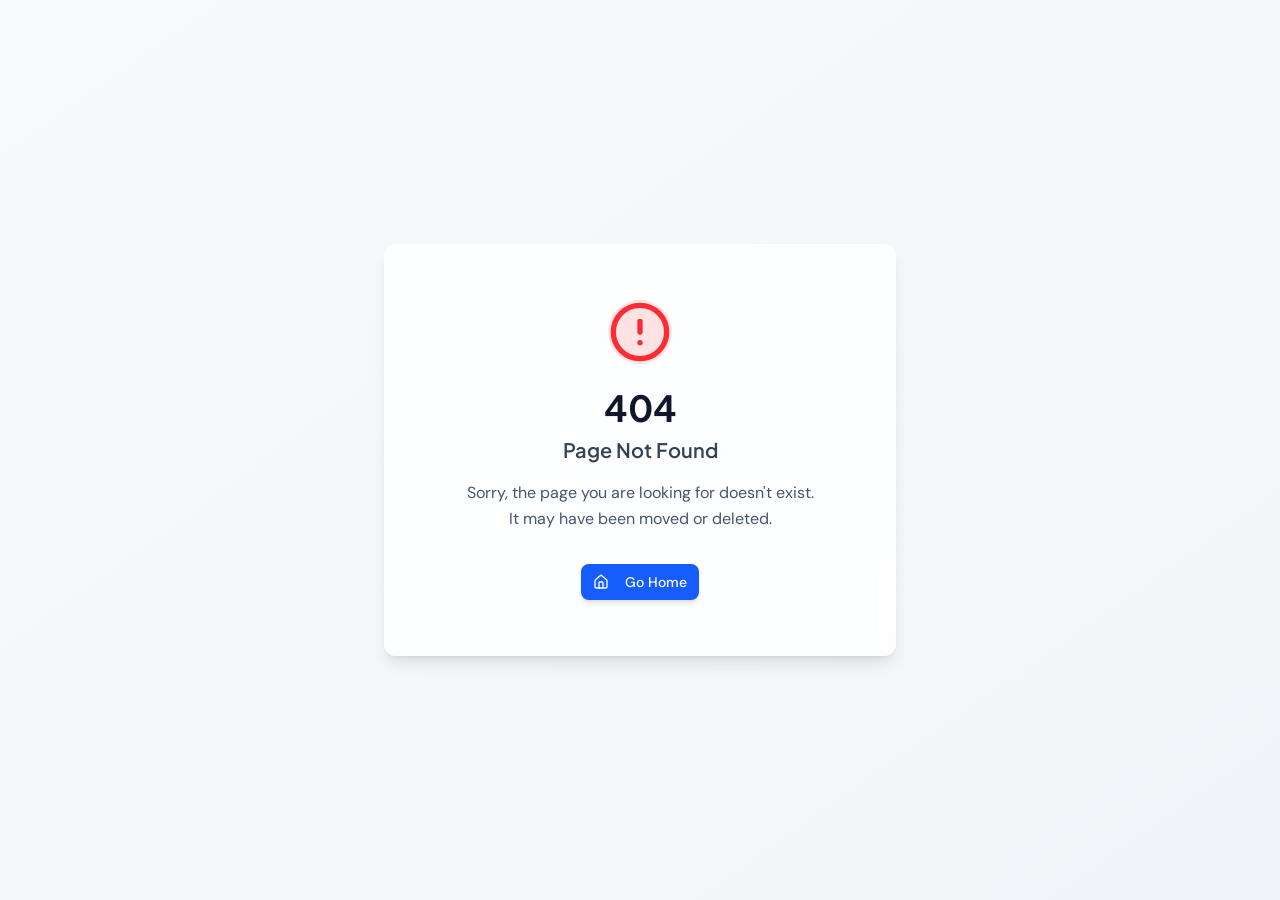
<file: index.html>
<!doctype html>
<html lang="en">

  <head>
    <meta charset="UTF-8" />
    <meta
      name="viewport"
      content="width=device-width, initial-scale=1.0, maximum-scale=1" />
    <title>Rooftop Ranking — SEO &amp; Google Ads for Roofers</title>
    <meta name="description" content="Specialist SEO and Google Ads agency for roofing companies across the UK. Get more leads, dominate Google, grow your roofing business." />
    <link rel="preconnect" href="https://fonts.googleapis.com" />
    <link rel="preconnect" href="https://fonts.gstatic.com" crossorigin />
    <link href="https://fonts.googleapis.com/css2?family=Plus+Jakarta+Sans:wght@400;500;600;700;800&family=DM+Sans:wght@400;500;600&display=swap" rel="stylesheet" />
    <script type="module" crossorigin src="assets/index-BGCfSU3h.js"></script>
    <link rel="stylesheet" crossorigin href="assets/index-B7-pXcxo.css">
    <script src="__manus__/debug-collector.js" defer></script>
  </head>

  <body>
    <script id="manus-runtime">window.__MANUS_HOST_DEV__ = false;
(function(){"use strict";var Mr={exports:{}},Kn={};/**
 * @license React
 * react-jsx-runtime.production.js
 *
 * Copyright (c) Meta Platforms, Inc. and affiliates.
 *
 * This source code is licensed under the MIT license found in the
 * LICENSE file in the root directory of this source tree.
 */var $c;function um(){if($c)return Kn;$c=1;var r=Symbol.for("react.transitional.element"),i=Symbol.for("react.fragment");function c(s,d,m){var x=null;if(m!==void 0&&(x=""+m),d.key!==void 0&&(x=""+d.key),"key"in d){m={};for(var R in d)R!=="key"&&(m[R]=d[R])}else m=d;return d=m.ref,{$$typeof:r,type:s,key:x,ref:d!==void 0?d:null,props:m}}return Kn.Fragment=i,Kn.jsx=c,Kn.jsxs=c,Kn}var Fc;function dm(){return Fc||(Fc=1,Mr.exports=um()),Mr.exports}var h=dm(),Ar={exports:{}},Pn={},Rr={exports:{}},Nr={};/**
 * @license React
 * scheduler.production.js
 *
 * Copyright (c) Meta Platforms, Inc. and affiliates.
 *
 * This source code is licensed under the MIT license found in the
 * LICENSE file in the root directory of this source tree.
 */var Ic;function fm(){return Ic||(Ic=1,function(r){function i(A,q){var B=A.length;A.push(q);t:for(;0<B;){var bt=B-1>>>1,p=A[bt];if(0<d(p,q))A[bt]=q,A[B]=p,B=bt;else break t}}function c(A){return A.length===0?null:A[0]}function s(A){if(A.length===0)return null;var q=A[0],B=A.pop();if(B!==q){A[0]=B;t:for(var bt=0,p=A.length,O=p>>>1;bt<O;){var X=2*(bt+1)-1,G=A[X],Z=X+1,st=A[Z];if(0>d(G,B))Z<p&&0>d(st,G)?(A[bt]=st,A[Z]=B,bt=Z):(A[bt]=G,A[X]=B,bt=X);else if(Z<p&&0>d(st,B))A[bt]=st,A[Z]=B,bt=Z;else break t}}return q}function d(A,q){var B=A.sortIndex-q.sortIndex;return B!==0?B:A.id-q.id}if(r.unstable_now=void 0,typeof performance=="object"&&typeof performance.now=="function"){var m=performance;r.unstable_now=function(){return m.now()}}else{var x=Date,R=x.now();r.unstable_now=function(){return x.now()-R}}var C=[],v=[],D=1,j=null,J=3,at=!1,$=!1,nt=!1,ct=!1,ht=typeof setTimeout=="function"?setTimeout:null,St=typeof clearTimeout=="function"?clearTimeout:null,_=typeof setImmediate<"u"?setImmediate:null;function Y(A){for(var q=c(v);q!==null;){if(q.callback===null)s(v);else if(q.startTime<=A)s(v),q.sortIndex=q.expirationTime,i(C,q);else break;q=c(v)}}function H(A){if(nt=!1,Y(A),!$)if(c(C)!==null)$=!0,it||(it=!0,Bt());else{var q=c(v);q!==null&&Mt(H,q.startTime-A)}}var it=!1,rt=-1,V=5,xt=-1;function Be(){return ct?!0:!(r.unstable_now()-xt<V)}function te(){if(ct=!1,it){var A=r.unstable_now();xt=A;var q=!0;try{t:{$=!1,nt&&(nt=!1,St(rt),rt=-1),at=!0;var B=J;try{e:{for(Y(A),j=c(C);j!==null&&!(j.expirationTime>A&&Be());){var bt=j.callback;if(typeof bt=="function"){j.callback=null,J=j.priorityLevel;var p=bt(j.expirationTime<=A);if(A=r.unstable_now(),typeof p=="function"){j.callback=p,Y(A),q=!0;break e}j===c(C)&&s(C),Y(A)}else s(C);j=c(C)}if(j!==null)q=!0;else{var O=c(v);O!==null&&Mt(H,O.startTime-A),q=!1}}break t}finally{j=null,J=B,at=!1}q=void 0}}finally{q?Bt():it=!1}}}var Bt;if(typeof _=="function")Bt=function(){_(te)};else if(typeof MessageChannel<"u"){var me=new MessageChannel,Se=me.port2;me.port1.onmessage=te,Bt=function(){Se.postMessage(null)}}else Bt=function(){ht(te,0)};function Mt(A,q){rt=ht(function(){A(r.unstable_now())},q)}r.unstable_IdlePriority=5,r.unstable_ImmediatePriority=1,r.unstable_LowPriority=4,r.unstable_NormalPriority=3,r.unstable_Profiling=null,r.unstable_UserBlockingPriority=2,r.unstable_cancelCallback=function(A){A.callback=null},r.unstable_forceFrameRate=function(A){0>A||125<A?console.error("forceFrameRate takes a positive int between 0 and 125, forcing frame rates higher than 125 fps is not supported"):V=0<A?Math.floor(1e3/A):5},r.unstable_getCurrentPriorityLevel=function(){return J},r.unstable_next=function(A){switch(J){case 1:case 2:case 3:var q=3;break;default:q=J}var B=J;J=q;try{return A()}finally{J=B}},r.unstable_requestPaint=function(){ct=!0},r.unstable_runWithPriority=function(A,q){switch(A){case 1:case 2:case 3:case 4:case 5:break;default:A=3}var B=J;J=A;try{return q()}finally{J=B}},r.unstable_scheduleCallback=function(A,q,B){var bt=r.unstable_now();switch(typeof B=="object"&&B!==null?(B=B.delay,B=typeof B=="number"&&0<B?bt+B:bt):B=bt,A){case 1:var p=-1;break;case 2:p=250;break;case 5:p=1073741823;break;case 4:p=1e4;break;default:p=5e3}return p=B+p,A={id:D++,callback:q,priorityLevel:A,startTime:B,expirationTime:p,sortIndex:-1},B>bt?(A.sortIndex=B,i(v,A),c(C)===null&&A===c(v)&&(nt?(St(rt),rt=-1):nt=!0,Mt(H,B-bt))):(A.sortIndex=p,i(C,A),$||at||($=!0,it||(it=!0,Bt()))),A},r.unstable_shouldYield=Be,r.unstable_wrapCallback=function(A){var q=J;return function(){var B=J;J=q;try{return A.apply(this,arguments)}finally{J=B}}}}(Nr)),Nr}var tu;function hm(){return tu||(tu=1,Rr.exports=fm()),Rr.exports}var zr={exports:{}},ut={};/**
 * @license React
 * react.production.js
 *
 * Copyright (c) Meta Platforms, Inc. and affiliates.
 *
 * This source code is licensed under the MIT license found in the
 * LICENSE file in the root directory of this source tree.
 */var eu;function mm(){if(eu)return ut;eu=1;var r=Symbol.for("react.transitional.element"),i=Symbol.for("react.portal"),c=Symbol.for("react.fragment"),s=Symbol.for("react.strict_mode"),d=Symbol.for("react.profiler"),m=Symbol.for("react.consumer"),x=Symbol.for("react.context"),R=Symbol.for("react.forward_ref"),C=Symbol.for("react.suspense"),v=Symbol.for("react.memo"),D=Symbol.for("react.lazy"),j=Symbol.iterator;function J(p){return p===null||typeof p!="object"?null:(p=j&&p[j]||p["@@iterator"],typeof p=="function"?p:null)}var at={isMounted:function(){return!1},enqueueForceUpdate:function(){},enqueueReplaceState:function(){},enqueueSetState:function(){}},$=Object.assign,nt={};function ct(p,O,X){this.props=p,this.context=O,this.refs=nt,this.updater=X||at}ct.prototype.isReactComponent={},ct.prototype.setState=function(p,O){if(typeof p!="object"&&typeof p!="function"&&p!=null)throw Error("takes an object of state variables to update or a function which returns an object of state variables.");this.updater.enqueueSetState(this,p,O,"setState")},ct.prototype.forceUpdate=function(p){this.updater.enqueueForceUpdate(this,p,"forceUpdate")};function ht(){}ht.prototype=ct.prototype;function St(p,O,X){this.props=p,this.context=O,this.refs=nt,this.updater=X||at}var _=St.prototype=new ht;_.constructor=St,$(_,ct.prototype),_.isPureReactComponent=!0;var Y=Array.isArray,H={H:null,A:null,T:null,S:null,V:null},it=Object.prototype.hasOwnProperty;function rt(p,O,X,G,Z,st){return X=st.ref,{$$typeof:r,type:p,key:O,ref:X!==void 0?X:null,props:st}}function V(p,O){return rt(p.type,O,void 0,void 0,void 0,p.props)}function xt(p){return typeof p=="object"&&p!==null&&p.$$typeof===r}function Be(p){var O={"=":"=0",":":"=2"};return"$"+p.replace(/[=:]/g,function(X){return O[X]})}var te=/\/+/g;function Bt(p,O){return typeof p=="object"&&p!==null&&p.key!=null?Be(""+p.key):O.toString(36)}function me(){}function Se(p){switch(p.status){case"fulfilled":return p.value;case"rejected":throw p.reason;default:switch(typeof p.status=="string"?p.then(me,me):(p.status="pending",p.then(function(O){p.status==="pending"&&(p.status="fulfilled",p.value=O)},function(O){p.status==="pending"&&(p.status="rejected",p.reason=O)})),p.status){case"fulfilled":return p.value;case"rejected":throw p.reason}}throw p}function Mt(p,O,X,G,Z){var st=typeof p;(st==="undefined"||st==="boolean")&&(p=null);var I=!1;if(p===null)I=!0;else switch(st){case"bigint":case"string":case"number":I=!0;break;case"object":switch(p.$$typeof){case r:case i:I=!0;break;case D:return I=p._init,Mt(I(p._payload),O,X,G,Z)}}if(I)return Z=Z(p),I=G===""?"."+Bt(p,0):G,Y(Z)?(X="",I!=null&&(X=I.replace(te,"$&/")+"/"),Mt(Z,O,X,"",function(Jt){return Jt})):Z!=null&&(xt(Z)&&(Z=V(Z,X+(Z.key==null||p&&p.key===Z.key?"":(""+Z.key).replace(te,"$&/")+"/")+I)),O.push(Z)),1;I=0;var gt=G===""?".":G+":";if(Y(p))for(var Tt=0;Tt<p.length;Tt++)G=p[Tt],st=gt+Bt(G,Tt),I+=Mt(G,O,X,st,Z);else if(Tt=J(p),typeof Tt=="function")for(p=Tt.call(p),Tt=0;!(G=p.next()).done;)G=G.value,st=gt+Bt(G,Tt++),I+=Mt(G,O,X,st,Z);else if(st==="object"){if(typeof p.then=="function")return Mt(Se(p),O,X,G,Z);throw O=String(p),Error("Objects are not valid as a React child (found: "+(O==="[object Object]"?"object with keys {"+Object.keys(p).join(", ")+"}":O)+"). If you meant to render a collection of children, use an array instead.")}return I}function A(p,O,X){if(p==null)return p;var G=[],Z=0;return Mt(p,G,"","",function(st){return O.call(X,st,Z++)}),G}function q(p){if(p._status===-1){var O=p._result;O=O(),O.then(function(X){(p._status===0||p._status===-1)&&(p._status=1,p._result=X)},function(X){(p._status===0||p._status===-1)&&(p._status=2,p._result=X)}),p._status===-1&&(p._status=0,p._result=O)}if(p._status===1)return p._result.default;throw p._result}var B=typeof reportError=="function"?reportError:function(p){if(typeof window=="object"&&typeof window.ErrorEvent=="function"){var O=new window.ErrorEvent("error",{bubbles:!0,cancelable:!0,message:typeof p=="object"&&p!==null&&typeof p.message=="string"?String(p.message):String(p),error:p});if(!window.dispatchEvent(O))return}else if(typeof process=="object"&&typeof process.emit=="function"){process.emit("uncaughtException",p);return}console.error(p)};function bt(){}return ut.Children={map:A,forEach:function(p,O,X){A(p,function(){O.apply(this,arguments)},X)},count:function(p){var O=0;return A(p,function(){O++}),O},toArray:function(p){return A(p,function(O){return O})||[]},only:function(p){if(!xt(p))throw Error("React.Children.only expected to receive a single React element child.");return p}},ut.Component=ct,ut.Fragment=c,ut.Profiler=d,ut.PureComponent=St,ut.StrictMode=s,ut.Suspense=C,ut.__CLIENT_INTERNALS_DO_NOT_USE_OR_WARN_USERS_THEY_CANNOT_UPGRADE=H,ut.__COMPILER_RUNTIME={__proto__:null,c:function(p){return H.H.useMemoCache(p)}},ut.cache=function(p){return function(){return p.apply(null,arguments)}},ut.cloneElement=function(p,O,X){if(p==null)throw Error("The argument must be a React element, but you passed "+p+".");var G=$({},p.props),Z=p.key,st=void 0;if(O!=null)for(I in O.ref!==void 0&&(st=void 0),O.key!==void 0&&(Z=""+O.key),O)!it.call(O,I)||I==="key"||I==="__self"||I==="__source"||I==="ref"&&O.ref===void 0||(G[I]=O[I]);var I=arguments.length-2;if(I===1)G.children=X;else if(1<I){for(var gt=Array(I),Tt=0;Tt<I;Tt++)gt[Tt]=arguments[Tt+2];G.children=gt}return rt(p.type,Z,void 0,void 0,st,G)},ut.createContext=function(p){return p={$$typeof:x,_currentValue:p,_currentValue2:p,_threadCount:0,Provider:null,Consumer:null},p.Provider=p,p.Consumer={$$typeof:m,_context:p},p},ut.createElement=function(p,O,X){var G,Z={},st=null;if(O!=null)for(G in O.key!==void 0&&(st=""+O.key),O)it.call(O,G)&&G!=="key"&&G!=="__self"&&G!=="__source"&&(Z[G]=O[G]);var I=arguments.length-2;if(I===1)Z.children=X;else if(1<I){for(var gt=Array(I),Tt=0;Tt<I;Tt++)gt[Tt]=arguments[Tt+2];Z.children=gt}if(p&&p.defaultProps)for(G in I=p.defaultProps,I)Z[G]===void 0&&(Z[G]=I[G]);return rt(p,st,void 0,void 0,null,Z)},ut.createRef=function(){return{current:null}},ut.forwardRef=function(p){return{$$typeof:R,render:p}},ut.isValidElement=xt,ut.lazy=function(p){return{$$typeof:D,_payload:{_status:-1,_result:p},_init:q}},ut.memo=function(p,O){return{$$typeof:v,type:p,compare:O===void 0?null:O}},ut.startTransition=function(p){var O=H.T,X={};H.T=X;try{var G=p(),Z=H.S;Z!==null&&Z(X,G),typeof G=="object"&&G!==null&&typeof G.then=="function"&&G.then(bt,B)}catch(st){B(st)}finally{H.T=O}},ut.unstable_useCacheRefresh=function(){return H.H.useCacheRefresh()},ut.use=function(p){return H.H.use(p)},ut.useActionState=function(p,O,X){return H.H.useActionState(p,O,X)},ut.useCallback=function(p,O){return H.H.useCallback(p,O)},ut.useContext=function(p){return H.H.useContext(p)},ut.useDebugValue=function(){},ut.useDeferredValue=function(p,O){return H.H.useDeferredValue(p,O)},ut.useEffect=function(p,O,X){var G=H.H;if(typeof X=="function")throw Error("useEffect CRUD overload is not enabled in this build of React.");return G.useEffect(p,O)},ut.useId=function(){return H.H.useId()},ut.useImperativeHandle=function(p,O,X){return H.H.useImperativeHandle(p,O,X)},ut.useInsertionEffect=function(p,O){return H.H.useInsertionEffect(p,O)},ut.useLayoutEffect=function(p,O){return H.H.useLayoutEffect(p,O)},ut.useMemo=function(p,O){return H.H.useMemo(p,O)},ut.useOptimistic=function(p,O){return H.H.useOptimistic(p,O)},ut.useReducer=function(p,O,X){return H.H.useReducer(p,O,X)},ut.useRef=function(p){return H.H.useRef(p)},ut.useState=function(p){return H.H.useState(p)},ut.useSyncExternalStore=function(p,O,X){return H.H.useSyncExternalStore(p,O,X)},ut.useTransition=function(){return H.H.useTransition()},ut.version="19.1.1",ut}var lu;function _r(){return lu||(lu=1,zr.exports=mm()),zr.exports}var kr={exports:{}},he={};/**
 * @license React
 * react-dom.production.js
 *
 * Copyright (c) Meta Platforms, Inc. and affiliates.
 *
 * This source code is licensed under the MIT license found in the
 * LICENSE file in the root directory of this source tree.
 */var au;function gm(){if(au)return he;au=1;var r=_r();function i(C){var v="https://react.dev/errors/"+C;if(1<arguments.length){v+="?args[]="+encodeURIComponent(arguments[1]);for(var D=2;D<arguments.length;D++)v+="&args[]="+encodeURIComponent(arguments[D])}return"Minified React error #"+C+"; visit "+v+" for the full message or use the non-minified dev environment for full errors and additional helpful warnings."}function c(){}var s={d:{f:c,r:function(){throw Error(i(522))},D:c,C:c,L:c,m:c,X:c,S:c,M:c},p:0,findDOMNode:null},d=Symbol.for("react.portal");function m(C,v,D){var j=3<arguments.length&&arguments[3]!==void 0?arguments[3]:null;return{$$typeof:d,key:j==null?null:""+j,children:C,containerInfo:v,implementation:D}}var x=r.__CLIENT_INTERNALS_DO_NOT_USE_OR_WARN_USERS_THEY_CANNOT_UPGRADE;function R(C,v){if(C==="font")return"";if(typeof v=="string")return v==="use-credentials"?v:""}return he.__DOM_INTERNALS_DO_NOT_USE_OR_WARN_USERS_THEY_CANNOT_UPGRADE=s,he.createPortal=function(C,v){var D=2<arguments.length&&arguments[2]!==void 0?arguments[2]:null;if(!v||v.nodeType!==1&&v.nodeType!==9&&v.nodeType!==11)throw Error(i(299));return m(C,v,null,D)},he.flushSync=function(C){var v=x.T,D=s.p;try{if(x.T=null,s.p=2,C)return C()}finally{x.T=v,s.p=D,s.d.f()}},he.preconnect=function(C,v){typeof C=="string"&&(v?(v=v.crossOrigin,v=typeof v=="string"?v==="use-credentials"?v:"":void 0):v=null,s.d.C(C,v))},he.prefetchDNS=function(C){typeof C=="string"&&s.d.D(C)},he.preinit=function(C,v){if(typeof C=="string"&&v&&typeof v.as=="string"){var D=v.as,j=R(D,v.crossOrigin),J=typeof v.integrity=="string"?v.integrity:void 0,at=typeof v.fetchPriority=="string"?v.fetchPriority:void 0;D==="style"?s.d.S(C,typeof v.precedence=="string"?v.precedence:void 0,{crossOrigin:j,integrity:J,fetchPriority:at}):D==="script"&&s.d.X(C,{crossOrigin:j,integrity:J,fetchPriority:at,nonce:typeof v.nonce=="string"?v.nonce:void 0})}},he.preinitModule=function(C,v){if(typeof C=="string")if(typeof v=="object"&&v!==null){if(v.as==null||v.as==="script"){var D=R(v.as,v.crossOrigin);s.d.M(C,{crossOrigin:D,integrity:typeof v.integrity=="string"?v.integrity:void 0,nonce:typeof v.nonce=="string"?v.nonce:void 0})}}else v==null&&s.d.M(C)},he.preload=function(C,v){if(typeof C=="string"&&typeof v=="object"&&v!==null&&typeof v.as=="string"){var D=v.as,j=R(D,v.crossOrigin);s.d.L(C,D,{crossOrigin:j,integrity:typeof v.integrity=="string"?v.integrity:void 0,nonce:typeof v.nonce=="string"?v.nonce:void 0,type:typeof v.type=="string"?v.type:void 0,fetchPriority:typeof v.fetchPriority=="string"?v.fetchPriority:void 0,referrerPolicy:typeof v.referrerPolicy=="string"?v.referrerPolicy:void 0,imageSrcSet:typeof v.imageSrcSet=="string"?v.imageSrcSet:void 0,imageSizes:typeof v.imageSizes=="string"?v.imageSizes:void 0,media:typeof v.media=="string"?v.media:void 0})}},he.preloadModule=function(C,v){if(typeof C=="string")if(v){var D=R(v.as,v.crossOrigin);s.d.m(C,{as:typeof v.as=="string"&&v.as!=="script"?v.as:void 0,crossOrigin:D,integrity:typeof v.integrity=="string"?v.integrity:void 0})}else s.d.m(C)},he.requestFormReset=function(C){s.d.r(C)},he.unstable_batchedUpdates=function(C,v){return C(v)},he.useFormState=function(C,v,D){return x.H.useFormState(C,v,D)},he.useFormStatus=function(){return x.H.useHostTransitionStatus()},he.version="19.1.1",he}var nu;function pm(){if(nu)return kr.exports;nu=1;function r(){if(!(typeof __REACT_DEVTOOLS_GLOBAL_HOOK__>"u"||typeof __REACT_DEVTOOLS_GLOBAL_HOOK__.checkDCE!="function"))try{__REACT_DEVTOOLS_GLOBAL_HOOK__.checkDCE(r)}catch(i){console.error(i)}}return r(),kr.exports=gm(),kr.exports}/**
 * @license React
 * react-dom-client.production.js
 *
 * Copyright (c) Meta Platforms, Inc. and affiliates.
 *
 * This source code is licensed under the MIT license found in the
 * LICENSE file in the root directory of this source tree.
 */var ou;function ym(){if(ou)return Pn;ou=1;var r=hm(),i=_r(),c=pm();function s(t){var e="https://react.dev/errors/"+t;if(1<arguments.length){e+="?args[]="+encodeURIComponent(arguments[1]);for(var l=2;l<arguments.length;l++)e+="&args[]="+encodeURIComponent(arguments[l])}return"Minified React error #"+t+"; visit "+e+" for the full message or use the non-minified dev environment for full errors and additional helpful warnings."}function d(t){return!(!t||t.nodeType!==1&&t.nodeType!==9&&t.nodeType!==11)}function m(t){var e=t,l=t;if(t.alternate)for(;e.return;)e=e.return;else{t=e;do e=t,(e.flags&4098)!==0&&(l=e.return),t=e.return;while(t)}return e.tag===3?l:null}function x(t){if(t.tag===13){var e=t.memoizedState;if(e===null&&(t=t.alternate,t!==null&&(e=t.memoizedState)),e!==null)return e.dehydrated}return null}function R(t){if(m(t)!==t)throw Error(s(188))}function C(t){var e=t.alternate;if(!e){if(e=m(t),e===null)throw Error(s(188));return e!==t?null:t}for(var l=t,a=e;;){var n=l.return;if(n===null)break;var o=n.alternate;if(o===null){if(a=n.return,a!==null){l=a;continue}break}if(n.child===o.child){for(o=n.child;o;){if(o===l)return R(n),t;if(o===a)return R(n),e;o=o.sibling}throw Error(s(188))}if(l.return!==a.return)l=n,a=o;else{for(var u=!1,f=n.child;f;){if(f===l){u=!0,l=n,a=o;break}if(f===a){u=!0,a=n,l=o;break}f=f.sibling}if(!u){for(f=o.child;f;){if(f===l){u=!0,l=o,a=n;break}if(f===a){u=!0,a=o,l=n;break}f=f.sibling}if(!u)throw Error(s(189))}}if(l.alternate!==a)throw Error(s(190))}if(l.tag!==3)throw Error(s(188));return l.stateNode.current===l?t:e}function v(t){var e=t.tag;if(e===5||e===26||e===27||e===6)return t;for(t=t.child;t!==null;){if(e=v(t),e!==null)return e;t=t.sibling}return null}var D=Object.assign,j=Symbol.for("react.element"),J=Symbol.for("react.transitional.element"),at=Symbol.for("react.portal"),$=Symbol.for("react.fragment"),nt=Symbol.for("react.strict_mode"),ct=Symbol.for("react.profiler"),ht=Symbol.for("react.provider"),St=Symbol.for("react.consumer"),_=Symbol.for("react.context"),Y=Symbol.for("react.forward_ref"),H=Symbol.for("react.suspense"),it=Symbol.for("react.suspense_list"),rt=Symbol.for("react.memo"),V=Symbol.for("react.lazy"),xt=Symbol.for("react.activity"),Be=Symbol.for("react.memo_cache_sentinel"),te=Symbol.iterator;function Bt(t){return t===null||typeof t!="object"?null:(t=te&&t[te]||t["@@iterator"],typeof t=="function"?t:null)}var me=Symbol.for("react.client.reference");function Se(t){if(t==null)return null;if(typeof t=="function")return t.$$typeof===me?null:t.displayName||t.name||null;if(typeof t=="string")return t;switch(t){case $:return"Fragment";case ct:return"Profiler";case nt:return"StrictMode";case H:return"Suspense";case it:return"SuspenseList";case xt:return"Activity"}if(typeof t=="object")switch(t.$$typeof){case at:return"Portal";case _:return(t.displayName||"Context")+".Provider";case St:return(t._context.displayName||"Context")+".Consumer";case Y:var e=t.render;return t=t.displayName,t||(t=e.displayName||e.name||"",t=t!==""?"ForwardRef("+t+")":"ForwardRef"),t;case rt:return e=t.displayName||null,e!==null?e:Se(t.type)||"Memo";case V:e=t._payload,t=t._init;try{return Se(t(e))}catch{}}return null}var Mt=Array.isArray,A=i.__CLIENT_INTERNALS_DO_NOT_USE_OR_WARN_USERS_THEY_CANNOT_UPGRADE,q=c.__DOM_INTERNALS_DO_NOT_USE_OR_WARN_USERS_THEY_CANNOT_UPGRADE,B={pending:!1,data:null,method:null,action:null},bt=[],p=-1;function O(t){return{current:t}}function X(t){0>p||(t.current=bt[p],bt[p]=null,p--)}function G(t,e){p++,bt[p]=t.current,t.current=e}var Z=O(null),st=O(null),I=O(null),gt=O(null);function Tt(t,e){switch(G(I,e),G(st,t),G(Z,null),e.nodeType){case 9:case 11:t=(t=e.documentElement)&&(t=t.namespaceURI)?Hh(t):0;break;default:if(t=e.tagName,e=e.namespaceURI)e=Hh(e),t=Uh(e,t);else switch(t){case"svg":t=1;break;case"math":t=2;break;default:t=0}}X(Z),G(Z,t)}function Jt(){X(Z),X(st),X(I)}function Ke(t){t.memoizedState!==null&&G(gt,t);var e=Z.current,l=Uh(e,t.type);e!==l&&(G(st,t),G(Z,l))}function Ce(t){st.current===t&&(X(Z),X(st)),gt.current===t&&(X(gt),Wo._currentValue=B)}var Pe=Object.prototype.hasOwnProperty,yl=r.unstable_scheduleCallback,sn=r.unstable_cancelCallback,Ca=r.unstable_shouldYield,ri=r.unstable_requestPaint,ge=r.unstable_now,si=r.unstable_getCurrentPriorityLevel,Ul=r.unstable_ImmediatePriority,Fn=r.unstable_UserBlockingPriority,nl=r.unstable_NormalPriority,ci=r.unstable_LowPriority,Gl=r.unstable_IdlePriority,ui=r.log,Ea=r.unstable_setDisableYieldValue,ql=null,Wt=null;function Je(t){if(typeof ui=="function"&&Ea(t),Wt&&typeof Wt.setStrictMode=="function")try{Wt.setStrictMode(ql,t)}catch{}}var $t=Math.clz32?Math.clz32:fi,di=Math.log,Ta=Math.LN2;function fi(t){return t>>>=0,t===0?32:31-(di(t)/Ta|0)|0}var L=256,cn=4194304;function vl(t){var e=t&42;if(e!==0)return e;switch(t&-t){case 1:return 1;case 2:return 2;case 4:return 4;case 8:return 8;case 16:return 16;case 32:return 32;case 64:return 64;case 128:return 128;case 256:case 512:case 1024:case 2048:case 4096:case 8192:case 16384:case 32768:case 65536:case 131072:case 262144:case 524288:case 1048576:case 2097152:return t&4194048;case 4194304:case 8388608:case 16777216:case 33554432:return t&62914560;case 67108864:return 67108864;case 134217728:return 134217728;case 268435456:return 268435456;case 536870912:return 536870912;case 1073741824:return 0;default:return t}}function un(t,e,l){var a=t.pendingLanes;if(a===0)return 0;var n=0,o=t.suspendedLanes,u=t.pingedLanes;t=t.warmLanes;var f=a&134217727;return f!==0?(a=f&~o,a!==0?n=vl(a):(u&=f,u!==0?n=vl(u):l||(l=f&~t,l!==0&&(n=vl(l))))):(f=a&~o,f!==0?n=vl(f):u!==0?n=vl(u):l||(l=a&~t,l!==0&&(n=vl(l)))),n===0?0:e!==0&&e!==n&&(e&o)===0&&(o=n&-n,l=e&-e,o>=l||o===32&&(l&4194048)!==0)?e:n}function Dt(t,e){return(t.pendingLanes&~(t.suspendedLanes&~t.pingedLanes)&e)===0}function In(t,e){switch(t){case 1:case 2:case 4:case 8:case 64:return e+250;case 16:case 32:case 128:case 256:case 512:case 1024:case 2048:case 4096:case 8192:case 16384:case 32768:case 65536:case 131072:case 262144:case 524288:case 1048576:case 2097152:return e+5e3;case 4194304:case 8388608:case 16777216:case 33554432:return-1;case 67108864:case 134217728:case 268435456:case 536870912:case 1073741824:return-1;default:return-1}}function to(){var t=L;return L<<=1,(L&4194048)===0&&(L=256),t}function hi(){var t=cn;return cn<<=1,(cn&62914560)===0&&(cn=4194304),t}function eo(t){for(var e=[],l=0;31>l;l++)e.push(t);return e}function Da(t,e){t.pendingLanes|=e,e!==268435456&&(t.suspendedLanes=0,t.pingedLanes=0,t.warmLanes=0)}function Ir(t,e,l,a,n,o){var u=t.pendingLanes;t.pendingLanes=l,t.suspendedLanes=0,t.pingedLanes=0,t.warmLanes=0,t.expiredLanes&=l,t.entangledLanes&=l,t.errorRecoveryDisabledLanes&=l,t.shellSuspendCounter=0;var f=t.entanglements,g=t.expirationTimes,S=t.hiddenUpdates;for(l=u&~l;0<l;){var N=31-$t(l),k=1<<N;f[N]=0,g[N]=-1;var E=S[N];if(E!==null)for(S[N]=null,N=0;N<E.length;N++){var T=E[N];T!==null&&(T.lane&=-536870913)}l&=~k}a!==0&&mi(t,a,0),o!==0&&n===0&&t.tag!==0&&(t.suspendedLanes|=o&~(u&~e))}function mi(t,e,l){t.pendingLanes|=e,t.suspendedLanes&=~e;var a=31-$t(e);t.entangledLanes|=e,t.entanglements[a]=t.entanglements[a]|1073741824|l&4194090}function gi(t,e){var l=t.entangledLanes|=e;for(t=t.entanglements;l;){var a=31-$t(l),n=1<<a;n&e|t[a]&e&&(t[a]|=e),l&=~n}}function lo(t){switch(t){case 2:t=1;break;case 8:t=4;break;case 32:t=16;break;case 256:case 512:case 1024:case 2048:case 4096:case 8192:case 16384:case 32768:case 65536:case 131072:case 262144:case 524288:case 1048576:case 2097152:case 4194304:case 8388608:case 16777216:case 33554432:t=128;break;case 268435456:t=134217728;break;default:t=0}return t}function ao(t){return t&=-t,2<t?8<t?(t&134217727)!==0?32:268435456:8:2}function pi(){var t=q.p;return t!==0?t:(t=window.event,t===void 0?32:nm(t.type))}function ts(t,e){var l=q.p;try{return q.p=t,e()}finally{q.p=l}}var ol=Math.random().toString(36).slice(2),ee="__reactFiber$"+ol,pe="__reactProps$"+ol,Yl="__reactContainer$"+ol,no="__reactEvents$"+ol,es="__reactListeners$"+ol,ls="__reactHandles$"+ol,yi="__reactResources$"+ol,Ma="__reactMarker$"+ol;function oo(t){delete t[ee],delete t[pe],delete t[no],delete t[es],delete t[ls]}function Vl(t){var e=t[ee];if(e)return e;for(var l=t.parentNode;l;){if(e=l[Yl]||l[ee]){if(l=e.alternate,e.child!==null||l!==null&&l.child!==null)for(t=Vh(t);t!==null;){if(l=t[ee])return l;t=Vh(t)}return e}t=l,l=t.parentNode}return null}function Xl(t){if(t=t[ee]||t[Yl]){var e=t.tag;if(e===5||e===6||e===13||e===26||e===27||e===3)return t}return null}function Aa(t){var e=t.tag;if(e===5||e===26||e===27||e===6)return t.stateNode;throw Error(s(33))}function Zl(t){var e=t[yi];return e||(e=t[yi]={hoistableStyles:new Map,hoistableScripts:new Map}),e}function Vt(t){t[Ma]=!0}var vi=new Set,bi={};function bl(t,e){We(t,e),We(t+"Capture",e)}function We(t,e){for(bi[t]=e,t=0;t<e.length;t++)vi.add(e[t])}var as=RegExp("^[:A-Z_a-z\\u00C0-\\u00D6\\u00D8-\\u00F6\\u00F8-\\u02FF\\u0370-\\u037D\\u037F-\\u1FFF\\u200C-\\u200D\\u2070-\\u218F\\u2C00-\\u2FEF\\u3001-\\uD7FF\\uF900-\\uFDCF\\uFDF0-\\uFFFD][:A-Z_a-z\\u00C0-\\u00D6\\u00D8-\\u00F6\\u00F8-\\u02FF\\u0370-\\u037D\\u037F-\\u1FFF\\u200C-\\u200D\\u2070-\\u218F\\u2C00-\\u2FEF\\u3001-\\uD7FF\\uF900-\\uFDCF\\uFDF0-\\uFFFD\\-.0-9\\u00B7\\u0300-\\u036F\\u203F-\\u2040]*$"),xi={},wi={};function Ra(t){return Pe.call(wi,t)?!0:Pe.call(xi,t)?!1:as.test(t)?wi[t]=!0:(xi[t]=!0,!1)}function M(t,e,l){if(Ra(e))if(l===null)t.removeAttribute(e);else{switch(typeof l){case"undefined":case"function":case"symbol":t.removeAttribute(e);return;case"boolean":var a=e.toLowerCase().slice(0,5);if(a!=="data-"&&a!=="aria-"){t.removeAttribute(e);return}}t.setAttribute(e,""+l)}}function tt(t,e,l){if(l===null)t.removeAttribute(e);else{switch(typeof l){case"undefined":case"function":case"symbol":case"boolean":t.removeAttribute(e);return}t.setAttribute(e,""+l)}}function Ot(t,e,l,a){if(a===null)t.removeAttribute(l);else{switch(typeof a){case"undefined":case"function":case"symbol":case"boolean":t.removeAttribute(l);return}t.setAttributeNS(e,l,""+a)}}var le,Ee;function ae(t){if(le===void 0)try{throw Error()}catch(l){var e=l.stack.trim().match(/\n( *(at )?)/);le=e&&e[1]||"",Ee=-1<l.stack.indexOf(`
    at`)?" (<anonymous>)":-1<l.stack.indexOf("@")?"@unknown:0:0":""}return`
`+le+t+Ee}var Le=!1;function He(t,e){if(!t||Le)return"";Le=!0;var l=Error.prepareStackTrace;Error.prepareStackTrace=void 0;try{var a={DetermineComponentFrameRoot:function(){try{if(e){var k=function(){throw Error()};if(Object.defineProperty(k.prototype,"props",{set:function(){throw Error()}}),typeof Reflect=="object"&&Reflect.construct){try{Reflect.construct(k,[])}catch(T){var E=T}Reflect.construct(t,[],k)}else{try{k.call()}catch(T){E=T}t.call(k.prototype)}}else{try{throw Error()}catch(T){E=T}(k=t())&&typeof k.catch=="function"&&k.catch(function(){})}}catch(T){if(T&&E&&typeof T.stack=="string")return[T.stack,E.stack]}return[null,null]}};a.DetermineComponentFrameRoot.displayName="DetermineComponentFrameRoot";var n=Object.getOwnPropertyDescriptor(a.DetermineComponentFrameRoot,"name");n&&n.configurable&&Object.defineProperty(a.DetermineComponentFrameRoot,"name",{value:"DetermineComponentFrameRoot"});var o=a.DetermineComponentFrameRoot(),u=o[0],f=o[1];if(u&&f){var g=u.split(`
`),S=f.split(`
`);for(n=a=0;a<g.length&&!g[a].includes("DetermineComponentFrameRoot");)a++;for(;n<S.length&&!S[n].includes("DetermineComponentFrameRoot");)n++;if(a===g.length||n===S.length)for(a=g.length-1,n=S.length-1;1<=a&&0<=n&&g[a]!==S[n];)n--;for(;1<=a&&0<=n;a--,n--)if(g[a]!==S[n]){if(a!==1||n!==1)do if(a--,n--,0>n||g[a]!==S[n]){var N=`
`+g[a].replace(" at new "," at ");return t.displayName&&N.includes("<anonymous>")&&(N=N.replace("<anonymous>",t.displayName)),N}while(1<=a&&0<=n);break}}}finally{Le=!1,Error.prepareStackTrace=l}return(l=t?t.displayName||t.name:"")?ae(l):""}function Ql(t){switch(t.tag){case 26:case 27:case 5:return ae(t.type);case 16:return ae("Lazy");case 13:return ae("Suspense");case 19:return ae("SuspenseList");case 0:case 15:return He(t.type,!1);case 11:return He(t.type.render,!1);case 1:return He(t.type,!0);case 31:return ae("Activity");default:return""}}function xl(t){try{var e="";do e+=Ql(t),t=t.return;while(t);return e}catch(l){return`
Error generating stack: `+l.message+`
`+l.stack}}function Xt(t){switch(typeof t){case"bigint":case"boolean":case"number":case"string":case"undefined":return t;case"object":return t;default:return""}}function il(t){var e=t.type;return(t=t.nodeName)&&t.toLowerCase()==="input"&&(e==="checkbox"||e==="radio")}function ve(t){var e=il(t)?"checked":"value",l=Object.getOwnPropertyDescriptor(t.constructor.prototype,e),a=""+t[e];if(!t.hasOwnProperty(e)&&typeof l<"u"&&typeof l.get=="function"&&typeof l.set=="function"){var n=l.get,o=l.set;return Object.defineProperty(t,e,{configurable:!0,get:function(){return n.call(this)},set:function(u){a=""+u,o.call(this,u)}}),Object.defineProperty(t,e,{enumerable:l.enumerable}),{getValue:function(){return a},setValue:function(u){a=""+u},stopTracking:function(){t._valueTracker=null,delete t[e]}}}}function re(t){t._valueTracker||(t._valueTracker=ve(t))}function rl(t){if(!t)return!1;var e=t._valueTracker;if(!e)return!0;var l=e.getValue(),a="";return t&&(a=il(t)?t.checked?"true":"false":t.value),t=a,t!==l?(e.setValue(t),!0):!1}function wl(t){if(t=t||(typeof document<"u"?document:void 0),typeof t>"u")return null;try{return t.activeElement||t.body}catch{return t.body}}var dn=/[\n"\\]/g;function se(t){return t.replace(dn,function(e){return"\\"+e.charCodeAt(0).toString(16)+" "})}function Kl(t,e,l,a,n,o,u,f){t.name="",u!=null&&typeof u!="function"&&typeof u!="symbol"&&typeof u!="boolean"?t.type=u:t.removeAttribute("type"),e!=null?u==="number"?(e===0&&t.value===""||t.value!=e)&&(t.value=""+Xt(e)):t.value!==""+Xt(e)&&(t.value=""+Xt(e)):u!=="submit"&&u!=="reset"||t.removeAttribute("value"),e!=null?Pl(t,u,Xt(e)):l!=null?Pl(t,u,Xt(l)):a!=null&&t.removeAttribute("value"),n==null&&o!=null&&(t.defaultChecked=!!o),n!=null&&(t.checked=n&&typeof n!="function"&&typeof n!="symbol"),f!=null&&typeof f!="function"&&typeof f!="symbol"&&typeof f!="boolean"?t.name=""+Xt(f):t.removeAttribute("name")}function Na(t,e,l,a,n,o,u,f){if(o!=null&&typeof o!="function"&&typeof o!="symbol"&&typeof o!="boolean"&&(t.type=o),e!=null||l!=null){if(!(o!=="submit"&&o!=="reset"||e!=null))return;l=l!=null?""+Xt(l):"",e=e!=null?""+Xt(e):l,f||e===t.value||(t.value=e),t.defaultValue=e}a=a??n,a=typeof a!="function"&&typeof a!="symbol"&&!!a,t.checked=f?t.checked:!!a,t.defaultChecked=!!a,u!=null&&typeof u!="function"&&typeof u!="symbol"&&typeof u!="boolean"&&(t.name=u)}function Pl(t,e,l){e==="number"&&wl(t.ownerDocument)===t||t.defaultValue===""+l||(t.defaultValue=""+l)}function $e(t,e,l,a){if(t=t.options,e){e={};for(var n=0;n<l.length;n++)e["$"+l[n]]=!0;for(l=0;l<t.length;l++)n=e.hasOwnProperty("$"+t[l].value),t[l].selected!==n&&(t[l].selected=n),n&&a&&(t[l].defaultSelected=!0)}else{for(l=""+Xt(l),e=null,n=0;n<t.length;n++){if(t[n].value===l){t[n].selected=!0,a&&(t[n].defaultSelected=!0);return}e!==null||t[n].disabled||(e=t[n])}e!==null&&(e.selected=!0)}}function za(t,e,l){if(e!=null&&(e=""+Xt(e),e!==t.value&&(t.value=e),l==null)){t.defaultValue!==e&&(t.defaultValue=e);return}t.defaultValue=l!=null?""+Xt(l):""}function _a(t,e,l,a){if(e==null){if(a!=null){if(l!=null)throw Error(s(92));if(Mt(a)){if(1<a.length)throw Error(s(93));a=a[0]}l=a}l==null&&(l=""),e=l}l=Xt(e),t.defaultValue=l,a=t.textContent,a===l&&a!==""&&a!==null&&(t.value=a)}function Fe(t,e){if(e){var l=t.firstChild;if(l&&l===t.lastChild&&l.nodeType===3){l.nodeValue=e;return}}t.textContent=e}var fn=new Set("animationIterationCount aspectRatio borderImageOutset borderImageSlice borderImageWidth boxFlex boxFlexGroup boxOrdinalGroup columnCount columns flex flexGrow flexPositive flexShrink flexNegative flexOrder gridArea gridRow gridRowEnd gridRowSpan gridRowStart gridColumn gridColumnEnd gridColumnSpan gridColumnStart fontWeight lineClamp lineHeight opacity order orphans scale tabSize widows zIndex zoom fillOpacity floodOpacity stopOpacity strokeDasharray strokeDashoffset strokeMiterlimit strokeOpacity strokeWidth MozAnimationIterationCount MozBoxFlex MozBoxFlexGroup MozLineClamp msAnimationIterationCount msFlex msZoom msFlexGrow msFlexNegative msFlexOrder msFlexPositive msFlexShrink msGridColumn msGridColumnSpan msGridRow msGridRowSpan WebkitAnimationIterationCount WebkitBoxFlex WebKitBoxFlexGroup WebkitBoxOrdinalGroup WebkitColumnCount WebkitColumns WebkitFlex WebkitFlexGrow WebkitFlexPositive WebkitFlexShrink WebkitLineClamp".split(" "));function ka(t,e,l){var a=e.indexOf("--")===0;l==null||typeof l=="boolean"||l===""?a?t.setProperty(e,""):e==="float"?t.cssFloat="":t[e]="":a?t.setProperty(e,l):typeof l!="number"||l===0||fn.has(e)?e==="float"?t.cssFloat=l:t[e]=(""+l).trim():t[e]=l+"px"}function Oa(t,e,l){if(e!=null&&typeof e!="object")throw Error(s(62));if(t=t.style,l!=null){for(var a in l)!l.hasOwnProperty(a)||e!=null&&e.hasOwnProperty(a)||(a.indexOf("--")===0?t.setProperty(a,""):a==="float"?t.cssFloat="":t[a]="");for(var n in e)a=e[n],e.hasOwnProperty(n)&&l[n]!==a&&ka(t,n,a)}else for(var o in e)e.hasOwnProperty(o)&&ka(t,o,e[o])}function ja(t){if(t.indexOf("-")===-1)return!1;switch(t){case"annotation-xml":case"color-profile":case"font-face":case"font-face-src":case"font-face-uri":case"font-face-format":case"font-face-name":case"missing-glyph":return!1;default:return!0}}var Si=new Map([["acceptCharset","accept-charset"],["htmlFor","for"],["httpEquiv","http-equiv"],["crossOrigin","crossorigin"],["accentHeight","accent-height"],["alignmentBaseline","alignment-baseline"],["arabicForm","arabic-form"],["baselineShift","baseline-shift"],["capHeight","cap-height"],["clipPath","clip-path"],["clipRule","clip-rule"],["colorInterpolation","color-interpolation"],["colorInterpolationFilters","color-interpolation-filters"],["colorProfile","color-profile"],["colorRendering","color-rendering"],["dominantBaseline","dominant-baseline"],["enableBackground","enable-background"],["fillOpacity","fill-opacity"],["fillRule","fill-rule"],["floodColor","flood-color"],["floodOpacity","flood-opacity"],["fontFamily","font-family"],["fontSize","font-size"],["fontSizeAdjust","font-size-adjust"],["fontStretch","font-stretch"],["fontStyle","font-style"],["fontVariant","font-variant"],["fontWeight","font-weight"],["glyphName","glyph-name"],["glyphOrientationHorizontal","glyph-orientation-horizontal"],["glyphOrientationVertical","glyph-orientation-vertical"],["horizAdvX","horiz-adv-x"],["horizOriginX","horiz-origin-x"],["imageRendering","image-rendering"],["letterSpacing","letter-spacing"],["lightingColor","lighting-color"],["markerEnd","marker-end"],["markerMid","marker-mid"],["markerStart","marker-start"],["overlinePosition","overline-position"],["overlineThickness","overline-thickness"],["paintOrder","paint-order"],["panose-1","panose-1"],["pointerEvents","pointer-events"],["renderingIntent","rendering-intent"],["shapeRendering","shape-rendering"],["stopColor","stop-color"],["stopOpacity","stop-opacity"],["strikethroughPosition","strikethrough-position"],["strikethroughThickness","strikethrough-thickness"],["strokeDasharray","stroke-dasharray"],["strokeDashoffset","stroke-dashoffset"],["strokeLinecap","stroke-linecap"],["strokeLinejoin","stroke-linejoin"],["strokeMiterlimit","stroke-miterlimit"],["strokeOpacity","stroke-opacity"],["strokeWidth","stroke-width"],["textAnchor","text-anchor"],["textDecoration","text-decoration"],["textRendering","text-rendering"],["transformOrigin","transform-origin"],["underlinePosition","underline-position"],["underlineThickness","underline-thickness"],["unicodeBidi","unicode-bidi"],["unicodeRange","unicode-range"],["unitsPerEm","units-per-em"],["vAlphabetic","v-alphabetic"],["vHanging","v-hanging"],["vIdeographic","v-ideographic"],["vMathematical","v-mathematical"],["vectorEffect","vector-effect"],["vertAdvY","vert-adv-y"],["vertOriginX","vert-origin-x"],["vertOriginY","vert-origin-y"],["wordSpacing","word-spacing"],["writingMode","writing-mode"],["xmlnsXlink","xmlns:xlink"],["xHeight","x-height"]]),Ci=/^[\u0000-\u001F ]*j[\r\n\t]*a[\r\n\t]*v[\r\n\t]*a[\r\n\t]*s[\r\n\t]*c[\r\n\t]*r[\r\n\t]*i[\r\n\t]*p[\r\n\t]*t[\r\n\t]*:/i;function Ba(t){return Ci.test(""+t)?"javascript:throw new Error('React has blocked a javascript: URL as a security precaution.')":t}var hn=null;function mn(t){return t=t.target||t.srcElement||window,t.correspondingUseElement&&(t=t.correspondingUseElement),t.nodeType===3?t.parentNode:t}var Sl=null,Cl=null;function io(t){var e=Xl(t);if(e&&(t=e.stateNode)){var l=t[pe]||null;t:switch(t=e.stateNode,e.type){case"input":if(Kl(t,l.value,l.defaultValue,l.defaultValue,l.checked,l.defaultChecked,l.type,l.name),e=l.name,l.type==="radio"&&e!=null){for(l=t;l.parentNode;)l=l.parentNode;for(l=l.querySelectorAll('input[name="'+se(""+e)+'"][type="radio"]'),e=0;e<l.length;e++){var a=l[e];if(a!==t&&a.form===t.form){var n=a[pe]||null;if(!n)throw Error(s(90));Kl(a,n.value,n.defaultValue,n.defaultValue,n.checked,n.defaultChecked,n.type,n.name)}}for(e=0;e<l.length;e++)a=l[e],a.form===t.form&&rl(a)}break t;case"textarea":za(t,l.value,l.defaultValue);break t;case"select":e=l.value,e!=null&&$e(t,!!l.multiple,e,!1)}}}var gn=!1;function ro(t,e,l){if(gn)return t(e,l);gn=!0;try{var a=t(e);return a}finally{if(gn=!1,(Sl!==null||Cl!==null)&&(ir(),Sl&&(e=Sl,t=Cl,Cl=Sl=null,io(e),t)))for(e=0;e<t.length;e++)io(t[e])}}function Jl(t,e){var l=t.stateNode;if(l===null)return null;var a=l[pe]||null;if(a===null)return null;l=a[e];t:switch(e){case"onClick":case"onClickCapture":case"onDoubleClick":case"onDoubleClickCapture":case"onMouseDown":case"onMouseDownCapture":case"onMouseMove":case"onMouseMoveCapture":case"onMouseUp":case"onMouseUpCapture":case"onMouseEnter":(a=!a.disabled)||(t=t.type,a=!(t==="button"||t==="input"||t==="select"||t==="textarea")),t=!a;break t;default:t=!1}if(t)return null;if(l&&typeof l!="function")throw Error(s(231,e,typeof l));return l}var Ue=!(typeof window>"u"||typeof window.document>"u"||typeof window.document.createElement>"u"),pn=!1;if(Ue)try{var Wl={};Object.defineProperty(Wl,"passive",{get:function(){pn=!0}}),window.addEventListener("test",Wl,Wl),window.removeEventListener("test",Wl,Wl)}catch{pn=!1}var Ie=null,yn=null,La=null;function so(){if(La)return La;var t,e=yn,l=e.length,a,n="value"in Ie?Ie.value:Ie.textContent,o=n.length;for(t=0;t<l&&e[t]===n[t];t++);var u=l-t;for(a=1;a<=u&&e[l-a]===n[o-a];a++);return La=n.slice(t,1<a?1-a:void 0)}function Ha(t){var e=t.keyCode;return"charCode"in t?(t=t.charCode,t===0&&e===13&&(t=13)):t=e,t===10&&(t=13),32<=t||t===13?t:0}function Ua(){return!0}function co(){return!1}function ce(t){function e(l,a,n,o,u){this._reactName=l,this._targetInst=n,this.type=a,this.nativeEvent=o,this.target=u,this.currentTarget=null;for(var f in t)t.hasOwnProperty(f)&&(l=t[f],this[f]=l?l(o):o[f]);return this.isDefaultPrevented=(o.defaultPrevented!=null?o.defaultPrevented:o.returnValue===!1)?Ua:co,this.isPropagationStopped=co,this}return D(e.prototype,{preventDefault:function(){this.defaultPrevented=!0;var l=this.nativeEvent;l&&(l.preventDefault?l.preventDefault():typeof l.returnValue!="unknown"&&(l.returnValue=!1),this.isDefaultPrevented=Ua)},stopPropagation:function(){var l=this.nativeEvent;l&&(l.stopPropagation?l.stopPropagation():typeof l.cancelBubble!="unknown"&&(l.cancelBubble=!0),this.isPropagationStopped=Ua)},persist:function(){},isPersistent:Ua}),e}var sl={eventPhase:0,bubbles:0,cancelable:0,timeStamp:function(t){return t.timeStamp||Date.now()},defaultPrevented:0,isTrusted:0},Ga=ce(sl),$l=D({},sl,{view:0,detail:0}),Ei=ce($l),Ti,uo,fo,Di=D({},$l,{screenX:0,screenY:0,clientX:0,clientY:0,pageX:0,pageY:0,ctrlKey:0,shiftKey:0,altKey:0,metaKey:0,getModifierState:os,button:0,buttons:0,relatedTarget:function(t){return t.relatedTarget===void 0?t.fromElement===t.srcElement?t.toElement:t.fromElement:t.relatedTarget},movementX:function(t){return"movementX"in t?t.movementX:(t!==fo&&(fo&&t.type==="mousemove"?(Ti=t.screenX-fo.screenX,uo=t.screenY-fo.screenY):uo=Ti=0,fo=t),Ti)},movementY:function(t){return"movementY"in t?t.movementY:uo}}),Vu=ce(Di),D0=D({},Di,{dataTransfer:0}),M0=ce(D0),A0=D({},$l,{relatedTarget:0}),ns=ce(A0),R0=D({},sl,{animationName:0,elapsedTime:0,pseudoElement:0}),N0=ce(R0),z0=D({},sl,{clipboardData:function(t){return"clipboardData"in t?t.clipboardData:window.clipboardData}}),_0=ce(z0),k0=D({},sl,{data:0}),Xu=ce(k0),O0={Esc:"Escape",Spacebar:" ",Left:"ArrowLeft",Up:"ArrowUp",Right:"ArrowRight",Down:"ArrowDown",Del:"Delete",Win:"OS",Menu:"ContextMenu",Apps:"ContextMenu",Scroll:"ScrollLock",MozPrintableKey:"Unidentified"},j0={8:"Backspace",9:"Tab",12:"Clear",13:"Enter",16:"Shift",17:"Control",18:"Alt",19:"Pause",20:"CapsLock",27:"Escape",32:" ",33:"PageUp",34:"PageDown",35:"End",36:"Home",37:"ArrowLeft",38:"ArrowUp",39:"ArrowRight",40:"ArrowDown",45:"Insert",46:"Delete",112:"F1",113:"F2",114:"F3",115:"F4",116:"F5",117:"F6",118:"F7",119:"F8",120:"F9",121:"F10",122:"F11",123:"F12",144:"NumLock",145:"ScrollLock",224:"Meta"},B0={Alt:"altKey",Control:"ctrlKey",Meta:"metaKey",Shift:"shiftKey"};function L0(t){var e=this.nativeEvent;return e.getModifierState?e.getModifierState(t):(t=B0[t])?!!e[t]:!1}function os(){return L0}var H0=D({},$l,{key:function(t){if(t.key){var e=O0[t.key]||t.key;if(e!=="Unidentified")return e}return t.type==="keypress"?(t=Ha(t),t===13?"Enter":String.fromCharCode(t)):t.type==="keydown"||t.type==="keyup"?j0[t.keyCode]||"Unidentified":""},code:0,location:0,ctrlKey:0,shiftKey:0,altKey:0,metaKey:0,repeat:0,locale:0,getModifierState:os,charCode:function(t){return t.type==="keypress"?Ha(t):0},keyCode:function(t){return t.type==="keydown"||t.type==="keyup"?t.keyCode:0},which:function(t){return t.type==="keypress"?Ha(t):t.type==="keydown"||t.type==="keyup"?t.keyCode:0}}),U0=ce(H0),G0=D({},Di,{pointerId:0,width:0,height:0,pressure:0,tangentialPressure:0,tiltX:0,tiltY:0,twist:0,pointerType:0,isPrimary:0}),Zu=ce(G0),q0=D({},$l,{touches:0,targetTouches:0,changedTouches:0,altKey:0,metaKey:0,ctrlKey:0,shiftKey:0,getModifierState:os}),Y0=ce(q0),V0=D({},sl,{propertyName:0,elapsedTime:0,pseudoElement:0}),X0=ce(V0),Z0=D({},Di,{deltaX:function(t){return"deltaX"in t?t.deltaX:"wheelDeltaX"in t?-t.wheelDeltaX:0},deltaY:function(t){return"deltaY"in t?t.deltaY:"wheelDeltaY"in t?-t.wheelDeltaY:"wheelDelta"in t?-t.wheelDelta:0},deltaZ:0,deltaMode:0}),Q0=ce(Z0),K0=D({},sl,{newState:0,oldState:0}),P0=ce(K0),J0=[9,13,27,32],is=Ue&&"CompositionEvent"in window,ho=null;Ue&&"documentMode"in document&&(ho=document.documentMode);var W0=Ue&&"TextEvent"in window&&!ho,Qu=Ue&&(!is||ho&&8<ho&&11>=ho),Ku=" ",Pu=!1;function Ju(t,e){switch(t){case"keyup":return J0.indexOf(e.keyCode)!==-1;case"keydown":return e.keyCode!==229;case"keypress":case"mousedown":case"focusout":return!0;default:return!1}}function Wu(t){return t=t.detail,typeof t=="object"&&"data"in t?t.data:null}var vn=!1;function $0(t,e){switch(t){case"compositionend":return Wu(e);case"keypress":return e.which!==32?null:(Pu=!0,Ku);case"textInput":return t=e.data,t===Ku&&Pu?null:t;default:return null}}function F0(t,e){if(vn)return t==="compositionend"||!is&&Ju(t,e)?(t=so(),La=yn=Ie=null,vn=!1,t):null;switch(t){case"paste":return null;case"keypress":if(!(e.ctrlKey||e.altKey||e.metaKey)||e.ctrlKey&&e.altKey){if(e.char&&1<e.char.length)return e.char;if(e.which)return String.fromCharCode(e.which)}return null;case"compositionend":return Qu&&e.locale!=="ko"?null:e.data;default:return null}}var I0={color:!0,date:!0,datetime:!0,"datetime-local":!0,email:!0,month:!0,number:!0,password:!0,range:!0,search:!0,tel:!0,text:!0,time:!0,url:!0,week:!0};function $u(t){var e=t&&t.nodeName&&t.nodeName.toLowerCase();return e==="input"?!!I0[t.type]:e==="textarea"}function Fu(t,e,l,a){Sl?Cl?Cl.push(a):Cl=[a]:Sl=a,e=fr(e,"onChange"),0<e.length&&(l=new Ga("onChange","change",null,l,a),t.push({event:l,listeners:e}))}var mo=null,go=null;function t1(t){kh(t,0)}function Mi(t){var e=Aa(t);if(rl(e))return t}function Iu(t,e){if(t==="change")return e}var td=!1;if(Ue){var rs;if(Ue){var ss="oninput"in document;if(!ss){var ed=document.createElement("div");ed.setAttribute("oninput","return;"),ss=typeof ed.oninput=="function"}rs=ss}else rs=!1;td=rs&&(!document.documentMode||9<document.documentMode)}function ld(){mo&&(mo.detachEvent("onpropertychange",ad),go=mo=null)}function ad(t){if(t.propertyName==="value"&&Mi(go)){var e=[];Fu(e,go,t,mn(t)),ro(t1,e)}}function e1(t,e,l){t==="focusin"?(ld(),mo=e,go=l,mo.attachEvent("onpropertychange",ad)):t==="focusout"&&ld()}function l1(t){if(t==="selectionchange"||t==="keyup"||t==="keydown")return Mi(go)}function a1(t,e){if(t==="click")return Mi(e)}function n1(t,e){if(t==="input"||t==="change")return Mi(e)}function o1(t,e){return t===e&&(t!==0||1/t===1/e)||t!==t&&e!==e}var Re=typeof Object.is=="function"?Object.is:o1;function po(t,e){if(Re(t,e))return!0;if(typeof t!="object"||t===null||typeof e!="object"||e===null)return!1;var l=Object.keys(t),a=Object.keys(e);if(l.length!==a.length)return!1;for(a=0;a<l.length;a++){var n=l[a];if(!Pe.call(e,n)||!Re(t[n],e[n]))return!1}return!0}function nd(t){for(;t&&t.firstChild;)t=t.firstChild;return t}function od(t,e){var l=nd(t);t=0;for(var a;l;){if(l.nodeType===3){if(a=t+l.textContent.length,t<=e&&a>=e)return{node:l,offset:e-t};t=a}t:{for(;l;){if(l.nextSibling){l=l.nextSibling;break t}l=l.parentNode}l=void 0}l=nd(l)}}function id(t,e){return t&&e?t===e?!0:t&&t.nodeType===3?!1:e&&e.nodeType===3?id(t,e.parentNode):"contains"in t?t.contains(e):t.compareDocumentPosition?!!(t.compareDocumentPosition(e)&16):!1:!1}function rd(t){t=t!=null&&t.ownerDocument!=null&&t.ownerDocument.defaultView!=null?t.ownerDocument.defaultView:window;for(var e=wl(t.document);e instanceof t.HTMLIFrameElement;){try{var l=typeof e.contentWindow.location.href=="string"}catch{l=!1}if(l)t=e.contentWindow;else break;e=wl(t.document)}return e}function cs(t){var e=t&&t.nodeName&&t.nodeName.toLowerCase();return e&&(e==="input"&&(t.type==="text"||t.type==="search"||t.type==="tel"||t.type==="url"||t.type==="password")||e==="textarea"||t.contentEditable==="true")}var i1=Ue&&"documentMode"in document&&11>=document.documentMode,bn=null,us=null,yo=null,ds=!1;function sd(t,e,l){var a=l.window===l?l.document:l.nodeType===9?l:l.ownerDocument;ds||bn==null||bn!==wl(a)||(a=bn,"selectionStart"in a&&cs(a)?a={start:a.selectionStart,end:a.selectionEnd}:(a=(a.ownerDocument&&a.ownerDocument.defaultView||window).getSelection(),a={anchorNode:a.anchorNode,anchorOffset:a.anchorOffset,focusNode:a.focusNode,focusOffset:a.focusOffset}),yo&&po(yo,a)||(yo=a,a=fr(us,"onSelect"),0<a.length&&(e=new Ga("onSelect","select",null,e,l),t.push({event:e,listeners:a}),e.target=bn)))}function qa(t,e){var l={};return l[t.toLowerCase()]=e.toLowerCase(),l["Webkit"+t]="webkit"+e,l["Moz"+t]="moz"+e,l}var xn={animationend:qa("Animation","AnimationEnd"),animationiteration:qa("Animation","AnimationIteration"),animationstart:qa("Animation","AnimationStart"),transitionrun:qa("Transition","TransitionRun"),transitionstart:qa("Transition","TransitionStart"),transitioncancel:qa("Transition","TransitionCancel"),transitionend:qa("Transition","TransitionEnd")},fs={},cd={};Ue&&(cd=document.createElement("div").style,"AnimationEvent"in window||(delete xn.animationend.animation,delete xn.animationiteration.animation,delete xn.animationstart.animation),"TransitionEvent"in window||delete xn.transitionend.transition);function Ya(t){if(fs[t])return fs[t];if(!xn[t])return t;var e=xn[t],l;for(l in e)if(e.hasOwnProperty(l)&&l in cd)return fs[t]=e[l];return t}var ud=Ya("animationend"),dd=Ya("animationiteration"),fd=Ya("animationstart"),r1=Ya("transitionrun"),s1=Ya("transitionstart"),c1=Ya("transitioncancel"),hd=Ya("transitionend"),md=new Map,hs="abort auxClick beforeToggle cancel canPlay canPlayThrough click close contextMenu copy cut drag dragEnd dragEnter dragExit dragLeave dragOver dragStart drop durationChange emptied encrypted ended error gotPointerCapture input invalid keyDown keyPress keyUp load loadedData loadedMetadata loadStart lostPointerCapture mouseDown mouseMove mouseOut mouseOver mouseUp paste pause play playing pointerCancel pointerDown pointerMove pointerOut pointerOver pointerUp progress rateChange reset resize seeked seeking stalled submit suspend timeUpdate touchCancel touchEnd touchStart volumeChange scroll toggle touchMove waiting wheel".split(" ");hs.push("scrollEnd");function tl(t,e){md.set(t,e),bl(e,[t])}var gd=new WeakMap;function Ge(t,e){if(typeof t=="object"&&t!==null){var l=gd.get(t);return l!==void 0?l:(e={value:t,source:e,stack:xl(e)},gd.set(t,e),e)}return{value:t,source:e,stack:xl(e)}}var qe=[],wn=0,ms=0;function Ai(){for(var t=wn,e=ms=wn=0;e<t;){var l=qe[e];qe[e++]=null;var a=qe[e];qe[e++]=null;var n=qe[e];qe[e++]=null;var o=qe[e];if(qe[e++]=null,a!==null&&n!==null){var u=a.pending;u===null?n.next=n:(n.next=u.next,u.next=n),a.pending=n}o!==0&&pd(l,n,o)}}function Ri(t,e,l,a){qe[wn++]=t,qe[wn++]=e,qe[wn++]=l,qe[wn++]=a,ms|=a,t.lanes|=a,t=t.alternate,t!==null&&(t.lanes|=a)}function gs(t,e,l,a){return Ri(t,e,l,a),Ni(t)}function Sn(t,e){return Ri(t,null,null,e),Ni(t)}function pd(t,e,l){t.lanes|=l;var a=t.alternate;a!==null&&(a.lanes|=l);for(var n=!1,o=t.return;o!==null;)o.childLanes|=l,a=o.alternate,a!==null&&(a.childLanes|=l),o.tag===22&&(t=o.stateNode,t===null||t._visibility&1||(n=!0)),t=o,o=o.return;return t.tag===3?(o=t.stateNode,n&&e!==null&&(n=31-$t(l),t=o.hiddenUpdates,a=t[n],a===null?t[n]=[e]:a.push(e),e.lane=l|536870912),o):null}function Ni(t){if(50<Yo)throw Yo=0,wc=null,Error(s(185));for(var e=t.return;e!==null;)t=e,e=t.return;return t.tag===3?t.stateNode:null}var Cn={};function u1(t,e,l,a){this.tag=t,this.key=l,this.sibling=this.child=this.return=this.stateNode=this.type=this.elementType=null,this.index=0,this.refCleanup=this.ref=null,this.pendingProps=e,this.dependencies=this.memoizedState=this.updateQueue=this.memoizedProps=null,this.mode=a,this.subtreeFlags=this.flags=0,this.deletions=null,this.childLanes=this.lanes=0,this.alternate=null}function Ne(t,e,l,a){return new u1(t,e,l,a)}function ps(t){return t=t.prototype,!(!t||!t.isReactComponent)}function El(t,e){var l=t.alternate;return l===null?(l=Ne(t.tag,e,t.key,t.mode),l.elementType=t.elementType,l.type=t.type,l.stateNode=t.stateNode,l.alternate=t,t.alternate=l):(l.pendingProps=e,l.type=t.type,l.flags=0,l.subtreeFlags=0,l.deletions=null),l.flags=t.flags&65011712,l.childLanes=t.childLanes,l.lanes=t.lanes,l.child=t.child,l.memoizedProps=t.memoizedProps,l.memoizedState=t.memoizedState,l.updateQueue=t.updateQueue,e=t.dependencies,l.dependencies=e===null?null:{lanes:e.lanes,firstContext:e.firstContext},l.sibling=t.sibling,l.index=t.index,l.ref=t.ref,l.refCleanup=t.refCleanup,l}function yd(t,e){t.flags&=65011714;var l=t.alternate;return l===null?(t.childLanes=0,t.lanes=e,t.child=null,t.subtreeFlags=0,t.memoizedProps=null,t.memoizedState=null,t.updateQueue=null,t.dependencies=null,t.stateNode=null):(t.childLanes=l.childLanes,t.lanes=l.lanes,t.child=l.child,t.subtreeFlags=0,t.deletions=null,t.memoizedProps=l.memoizedProps,t.memoizedState=l.memoizedState,t.updateQueue=l.updateQueue,t.type=l.type,e=l.dependencies,t.dependencies=e===null?null:{lanes:e.lanes,firstContext:e.firstContext}),t}function zi(t,e,l,a,n,o){var u=0;if(a=t,typeof t=="function")ps(t)&&(u=1);else if(typeof t=="string")u=fp(t,l,Z.current)?26:t==="html"||t==="head"||t==="body"?27:5;else t:switch(t){case xt:return t=Ne(31,l,e,n),t.elementType=xt,t.lanes=o,t;case $:return Va(l.children,n,o,e);case nt:u=8,n|=24;break;case ct:return t=Ne(12,l,e,n|2),t.elementType=ct,t.lanes=o,t;case H:return t=Ne(13,l,e,n),t.elementType=H,t.lanes=o,t;case it:return t=Ne(19,l,e,n),t.elementType=it,t.lanes=o,t;default:if(typeof t=="object"&&t!==null)switch(t.$$typeof){case ht:case _:u=10;break t;case St:u=9;break t;case Y:u=11;break t;case rt:u=14;break t;case V:u=16,a=null;break t}u=29,l=Error(s(130,t===null?"null":typeof t,"")),a=null}return e=Ne(u,l,e,n),e.elementType=t,e.type=a,e.lanes=o,e}function Va(t,e,l,a){return t=Ne(7,t,a,e),t.lanes=l,t}function ys(t,e,l){return t=Ne(6,t,null,e),t.lanes=l,t}function vs(t,e,l){return e=Ne(4,t.children!==null?t.children:[],t.key,e),e.lanes=l,e.stateNode={containerInfo:t.containerInfo,pendingChildren:null,implementation:t.implementation},e}var En=[],Tn=0,_i=null,ki=0,Ye=[],Ve=0,Xa=null,Tl=1,Dl="";function Za(t,e){En[Tn++]=ki,En[Tn++]=_i,_i=t,ki=e}function vd(t,e,l){Ye[Ve++]=Tl,Ye[Ve++]=Dl,Ye[Ve++]=Xa,Xa=t;var a=Tl;t=Dl;var n=32-$t(a)-1;a&=~(1<<n),l+=1;var o=32-$t(e)+n;if(30<o){var u=n-n%5;o=(a&(1<<u)-1).toString(32),a>>=u,n-=u,Tl=1<<32-$t(e)+n|l<<n|a,Dl=o+t}else Tl=1<<o|l<<n|a,Dl=t}function bs(t){t.return!==null&&(Za(t,1),vd(t,1,0))}function xs(t){for(;t===_i;)_i=En[--Tn],En[Tn]=null,ki=En[--Tn],En[Tn]=null;for(;t===Xa;)Xa=Ye[--Ve],Ye[Ve]=null,Dl=Ye[--Ve],Ye[Ve]=null,Tl=Ye[--Ve],Ye[Ve]=null}var be=null,Ut=null,Et=!1,Qa=null,cl=!1,ws=Error(s(519));function Ka(t){var e=Error(s(418,""));throw xo(Ge(e,t)),ws}function bd(t){var e=t.stateNode,l=t.type,a=t.memoizedProps;switch(e[ee]=t,e[pe]=a,l){case"dialog":vt("cancel",e),vt("close",e);break;case"iframe":case"object":case"embed":vt("load",e);break;case"video":case"audio":for(l=0;l<Xo.length;l++)vt(Xo[l],e);break;case"source":vt("error",e);break;case"img":case"image":case"link":vt("error",e),vt("load",e);break;case"details":vt("toggle",e);break;case"input":vt("invalid",e),Na(e,a.value,a.defaultValue,a.checked,a.defaultChecked,a.type,a.name,!0),re(e);break;case"select":vt("invalid",e);break;case"textarea":vt("invalid",e),_a(e,a.value,a.defaultValue,a.children),re(e)}l=a.children,typeof l!="string"&&typeof l!="number"&&typeof l!="bigint"||e.textContent===""+l||a.suppressHydrationWarning===!0||Lh(e.textContent,l)?(a.popover!=null&&(vt("beforetoggle",e),vt("toggle",e)),a.onScroll!=null&&vt("scroll",e),a.onScrollEnd!=null&&vt("scrollend",e),a.onClick!=null&&(e.onclick=hr),e=!0):e=!1,e||Ka(t)}function xd(t){for(be=t.return;be;)switch(be.tag){case 5:case 13:cl=!1;return;case 27:case 3:cl=!0;return;default:be=be.return}}function vo(t){if(t!==be)return!1;if(!Et)return xd(t),Et=!0,!1;var e=t.tag,l;if((l=e!==3&&e!==27)&&((l=e===5)&&(l=t.type,l=!(l!=="form"&&l!=="button")||Lc(t.type,t.memoizedProps)),l=!l),l&&Ut&&Ka(t),xd(t),e===13){if(t=t.memoizedState,t=t!==null?t.dehydrated:null,!t)throw Error(s(317));t:{for(t=t.nextSibling,e=0;t;){if(t.nodeType===8)if(l=t.data,l==="/$"){if(e===0){Ut=ll(t.nextSibling);break t}e--}else l!=="$"&&l!=="$!"&&l!=="$?"||e++;t=t.nextSibling}Ut=null}}else e===27?(e=Ut,ha(t.type)?(t=qc,qc=null,Ut=t):Ut=e):Ut=be?ll(t.stateNode.nextSibling):null;return!0}function bo(){Ut=be=null,Et=!1}function wd(){var t=Qa;return t!==null&&(Me===null?Me=t:Me.push.apply(Me,t),Qa=null),t}function xo(t){Qa===null?Qa=[t]:Qa.push(t)}var Ss=O(null),Pa=null,Ml=null;function Fl(t,e,l){G(Ss,e._currentValue),e._currentValue=l}function Al(t){t._currentValue=Ss.current,X(Ss)}function Cs(t,e,l){for(;t!==null;){var a=t.alternate;if((t.childLanes&e)!==e?(t.childLanes|=e,a!==null&&(a.childLanes|=e)):a!==null&&(a.childLanes&e)!==e&&(a.childLanes|=e),t===l)break;t=t.return}}function Es(t,e,l,a){var n=t.child;for(n!==null&&(n.return=t);n!==null;){var o=n.dependencies;if(o!==null){var u=n.child;o=o.firstContext;t:for(;o!==null;){var f=o;o=n;for(var g=0;g<e.length;g++)if(f.context===e[g]){o.lanes|=l,f=o.alternate,f!==null&&(f.lanes|=l),Cs(o.return,l,t),a||(u=null);break t}o=f.next}}else if(n.tag===18){if(u=n.return,u===null)throw Error(s(341));u.lanes|=l,o=u.alternate,o!==null&&(o.lanes|=l),Cs(u,l,t),u=null}else u=n.child;if(u!==null)u.return=n;else for(u=n;u!==null;){if(u===t){u=null;break}if(n=u.sibling,n!==null){n.return=u.return,u=n;break}u=u.return}n=u}}function wo(t,e,l,a){t=null;for(var n=e,o=!1;n!==null;){if(!o){if((n.flags&524288)!==0)o=!0;else if((n.flags&262144)!==0)break}if(n.tag===10){var u=n.alternate;if(u===null)throw Error(s(387));if(u=u.memoizedProps,u!==null){var f=n.type;Re(n.pendingProps.value,u.value)||(t!==null?t.push(f):t=[f])}}else if(n===gt.current){if(u=n.alternate,u===null)throw Error(s(387));u.memoizedState.memoizedState!==n.memoizedState.memoizedState&&(t!==null?t.push(Wo):t=[Wo])}n=n.return}t!==null&&Es(e,t,l,a),e.flags|=262144}function Oi(t){for(t=t.firstContext;t!==null;){if(!Re(t.context._currentValue,t.memoizedValue))return!0;t=t.next}return!1}function Ja(t){Pa=t,Ml=null,t=t.dependencies,t!==null&&(t.firstContext=null)}function ye(t){return Sd(Pa,t)}function ji(t,e){return Pa===null&&Ja(t),Sd(t,e)}function Sd(t,e){var l=e._currentValue;if(e={context:e,memoizedValue:l,next:null},Ml===null){if(t===null)throw Error(s(308));Ml=e,t.dependencies={lanes:0,firstContext:e},t.flags|=524288}else Ml=Ml.next=e;return l}var d1=typeof AbortController<"u"?AbortController:function(){var t=[],e=this.signal={aborted:!1,addEventListener:function(l,a){t.push(a)}};this.abort=function(){e.aborted=!0,t.forEach(function(l){return l()})}},f1=r.unstable_scheduleCallback,h1=r.unstable_NormalPriority,Ft={$$typeof:_,Consumer:null,Provider:null,_currentValue:null,_currentValue2:null,_threadCount:0};function Ts(){return{controller:new d1,data:new Map,refCount:0}}function So(t){t.refCount--,t.refCount===0&&f1(h1,function(){t.controller.abort()})}var Co=null,Ds=0,Dn=0,Mn=null;function m1(t,e){if(Co===null){var l=Co=[];Ds=0,Dn=Ac(),Mn={status:"pending",value:void 0,then:function(a){l.push(a)}}}return Ds++,e.then(Cd,Cd),e}function Cd(){if(--Ds===0&&Co!==null){Mn!==null&&(Mn.status="fulfilled");var t=Co;Co=null,Dn=0,Mn=null;for(var e=0;e<t.length;e++)(0,t[e])()}}function g1(t,e){var l=[],a={status:"pending",value:null,reason:null,then:function(n){l.push(n)}};return t.then(function(){a.status="fulfilled",a.value=e;for(var n=0;n<l.length;n++)(0,l[n])(e)},function(n){for(a.status="rejected",a.reason=n,n=0;n<l.length;n++)(0,l[n])(void 0)}),a}var Ed=A.S;A.S=function(t,e){typeof e=="object"&&e!==null&&typeof e.then=="function"&&m1(t,e),Ed!==null&&Ed(t,e)};var Wa=O(null);function Ms(){var t=Wa.current;return t!==null?t:jt.pooledCache}function Bi(t,e){e===null?G(Wa,Wa.current):G(Wa,e.pool)}function Td(){var t=Ms();return t===null?null:{parent:Ft._currentValue,pool:t}}var Eo=Error(s(460)),Dd=Error(s(474)),Li=Error(s(542)),As={then:function(){}};function Md(t){return t=t.status,t==="fulfilled"||t==="rejected"}function Hi(){}function Ad(t,e,l){switch(l=t[l],l===void 0?t.push(e):l!==e&&(e.then(Hi,Hi),e=l),e.status){case"fulfilled":return e.value;case"rejected":throw t=e.reason,Nd(t),t;default:if(typeof e.status=="string")e.then(Hi,Hi);else{if(t=jt,t!==null&&100<t.shellSuspendCounter)throw Error(s(482));t=e,t.status="pending",t.then(function(a){if(e.status==="pending"){var n=e;n.status="fulfilled",n.value=a}},function(a){if(e.status==="pending"){var n=e;n.status="rejected",n.reason=a}})}switch(e.status){case"fulfilled":return e.value;case"rejected":throw t=e.reason,Nd(t),t}throw To=e,Eo}}var To=null;function Rd(){if(To===null)throw Error(s(459));var t=To;return To=null,t}function Nd(t){if(t===Eo||t===Li)throw Error(s(483))}var Il=!1;function Rs(t){t.updateQueue={baseState:t.memoizedState,firstBaseUpdate:null,lastBaseUpdate:null,shared:{pending:null,lanes:0,hiddenCallbacks:null},callbacks:null}}function Ns(t,e){t=t.updateQueue,e.updateQueue===t&&(e.updateQueue={baseState:t.baseState,firstBaseUpdate:t.firstBaseUpdate,lastBaseUpdate:t.lastBaseUpdate,shared:t.shared,callbacks:null})}function ta(t){return{lane:t,tag:0,payload:null,callback:null,next:null}}function ea(t,e,l){var a=t.updateQueue;if(a===null)return null;if(a=a.shared,(At&2)!==0){var n=a.pending;return n===null?e.next=e:(e.next=n.next,n.next=e),a.pending=e,e=Ni(t),pd(t,null,l),e}return Ri(t,a,e,l),Ni(t)}function Do(t,e,l){if(e=e.updateQueue,e!==null&&(e=e.shared,(l&4194048)!==0)){var a=e.lanes;a&=t.pendingLanes,l|=a,e.lanes=l,gi(t,l)}}function zs(t,e){var l=t.updateQueue,a=t.alternate;if(a!==null&&(a=a.updateQueue,l===a)){var n=null,o=null;if(l=l.firstBaseUpdate,l!==null){do{var u={lane:l.lane,tag:l.tag,payload:l.payload,callback:null,next:null};o===null?n=o=u:o=o.next=u,l=l.next}while(l!==null);o===null?n=o=e:o=o.next=e}else n=o=e;l={baseState:a.baseState,firstBaseUpdate:n,lastBaseUpdate:o,shared:a.shared,callbacks:a.callbacks},t.updateQueue=l;return}t=l.lastBaseUpdate,t===null?l.firstBaseUpdate=e:t.next=e,l.lastBaseUpdate=e}var _s=!1;function Mo(){if(_s){var t=Mn;if(t!==null)throw t}}function Ao(t,e,l,a){_s=!1;var n=t.updateQueue;Il=!1;var o=n.firstBaseUpdate,u=n.lastBaseUpdate,f=n.shared.pending;if(f!==null){n.shared.pending=null;var g=f,S=g.next;g.next=null,u===null?o=S:u.next=S,u=g;var N=t.alternate;N!==null&&(N=N.updateQueue,f=N.lastBaseUpdate,f!==u&&(f===null?N.firstBaseUpdate=S:f.next=S,N.lastBaseUpdate=g))}if(o!==null){var k=n.baseState;u=0,N=S=g=null,f=o;do{var E=f.lane&-536870913,T=E!==f.lane;if(T?(wt&E)===E:(a&E)===E){E!==0&&E===Dn&&(_s=!0),N!==null&&(N=N.next={lane:0,tag:f.tag,payload:f.payload,callback:null,next:null});t:{var lt=t,F=f;E=e;var _t=l;switch(F.tag){case 1:if(lt=F.payload,typeof lt=="function"){k=lt.call(_t,k,E);break t}k=lt;break t;case 3:lt.flags=lt.flags&-65537|128;case 0:if(lt=F.payload,E=typeof lt=="function"?lt.call(_t,k,E):lt,E==null)break t;k=D({},k,E);break t;case 2:Il=!0}}E=f.callback,E!==null&&(t.flags|=64,T&&(t.flags|=8192),T=n.callbacks,T===null?n.callbacks=[E]:T.push(E))}else T={lane:E,tag:f.tag,payload:f.payload,callback:f.callback,next:null},N===null?(S=N=T,g=k):N=N.next=T,u|=E;if(f=f.next,f===null){if(f=n.shared.pending,f===null)break;T=f,f=T.next,T.next=null,n.lastBaseUpdate=T,n.shared.pending=null}}while(!0);N===null&&(g=k),n.baseState=g,n.firstBaseUpdate=S,n.lastBaseUpdate=N,o===null&&(n.shared.lanes=0),ca|=u,t.lanes=u,t.memoizedState=k}}function zd(t,e){if(typeof t!="function")throw Error(s(191,t));t.call(e)}function _d(t,e){var l=t.callbacks;if(l!==null)for(t.callbacks=null,t=0;t<l.length;t++)zd(l[t],e)}var An=O(null),Ui=O(0);function kd(t,e){t=jl,G(Ui,t),G(An,e),jl=t|e.baseLanes}function ks(){G(Ui,jl),G(An,An.current)}function Os(){jl=Ui.current,X(An),X(Ui)}var la=0,mt=null,Nt=null,Zt=null,Gi=!1,Rn=!1,$a=!1,qi=0,Ro=0,Nn=null,p1=0;function qt(){throw Error(s(321))}function js(t,e){if(e===null)return!1;for(var l=0;l<e.length&&l<t.length;l++)if(!Re(t[l],e[l]))return!1;return!0}function Bs(t,e,l,a,n,o){return la=o,mt=e,e.memoizedState=null,e.updateQueue=null,e.lanes=0,A.H=t===null||t.memoizedState===null?yf:vf,$a=!1,o=l(a,n),$a=!1,Rn&&(o=jd(e,l,a,n)),Od(t),o}function Od(t){A.H=Ki;var e=Nt!==null&&Nt.next!==null;if(la=0,Zt=Nt=mt=null,Gi=!1,Ro=0,Nn=null,e)throw Error(s(300));t===null||ne||(t=t.dependencies,t!==null&&Oi(t)&&(ne=!0))}function jd(t,e,l,a){mt=t;var n=0;do{if(Rn&&(Nn=null),Ro=0,Rn=!1,25<=n)throw Error(s(301));if(n+=1,Zt=Nt=null,t.updateQueue!=null){var o=t.updateQueue;o.lastEffect=null,o.events=null,o.stores=null,o.memoCache!=null&&(o.memoCache.index=0)}A.H=C1,o=e(l,a)}while(Rn);return o}function y1(){var t=A.H,e=t.useState()[0];return e=typeof e.then=="function"?No(e):e,t=t.useState()[0],(Nt!==null?Nt.memoizedState:null)!==t&&(mt.flags|=1024),e}function Ls(){var t=qi!==0;return qi=0,t}function Hs(t,e,l){e.updateQueue=t.updateQueue,e.flags&=-2053,t.lanes&=~l}function Us(t){if(Gi){for(t=t.memoizedState;t!==null;){var e=t.queue;e!==null&&(e.pending=null),t=t.next}Gi=!1}la=0,Zt=Nt=mt=null,Rn=!1,Ro=qi=0,Nn=null}function Te(){var t={memoizedState:null,baseState:null,baseQueue:null,queue:null,next:null};return Zt===null?mt.memoizedState=Zt=t:Zt=Zt.next=t,Zt}function Qt(){if(Nt===null){var t=mt.alternate;t=t!==null?t.memoizedState:null}else t=Nt.next;var e=Zt===null?mt.memoizedState:Zt.next;if(e!==null)Zt=e,Nt=t;else{if(t===null)throw mt.alternate===null?Error(s(467)):Error(s(310));Nt=t,t={memoizedState:Nt.memoizedState,baseState:Nt.baseState,baseQueue:Nt.baseQueue,queue:Nt.queue,next:null},Zt===null?mt.memoizedState=Zt=t:Zt=Zt.next=t}return Zt}function Gs(){return{lastEffect:null,events:null,stores:null,memoCache:null}}function No(t){var e=Ro;return Ro+=1,Nn===null&&(Nn=[]),t=Ad(Nn,t,e),e=mt,(Zt===null?e.memoizedState:Zt.next)===null&&(e=e.alternate,A.H=e===null||e.memoizedState===null?yf:vf),t}function Yi(t){if(t!==null&&typeof t=="object"){if(typeof t.then=="function")return No(t);if(t.$$typeof===_)return ye(t)}throw Error(s(438,String(t)))}function qs(t){var e=null,l=mt.updateQueue;if(l!==null&&(e=l.memoCache),e==null){var a=mt.alternate;a!==null&&(a=a.updateQueue,a!==null&&(a=a.memoCache,a!=null&&(e={data:a.data.map(function(n){return n.slice()}),index:0})))}if(e==null&&(e={data:[],index:0}),l===null&&(l=Gs(),mt.updateQueue=l),l.memoCache=e,l=e.data[e.index],l===void 0)for(l=e.data[e.index]=Array(t),a=0;a<t;a++)l[a]=Be;return e.index++,l}function Rl(t,e){return typeof e=="function"?e(t):e}function Vi(t){var e=Qt();return Ys(e,Nt,t)}function Ys(t,e,l){var a=t.queue;if(a===null)throw Error(s(311));a.lastRenderedReducer=l;var n=t.baseQueue,o=a.pending;if(o!==null){if(n!==null){var u=n.next;n.next=o.next,o.next=u}e.baseQueue=n=o,a.pending=null}if(o=t.baseState,n===null)t.memoizedState=o;else{e=n.next;var f=u=null,g=null,S=e,N=!1;do{var k=S.lane&-536870913;if(k!==S.lane?(wt&k)===k:(la&k)===k){var E=S.revertLane;if(E===0)g!==null&&(g=g.next={lane:0,revertLane:0,action:S.action,hasEagerState:S.hasEagerState,eagerState:S.eagerState,next:null}),k===Dn&&(N=!0);else if((la&E)===E){S=S.next,E===Dn&&(N=!0);continue}else k={lane:0,revertLane:S.revertLane,action:S.action,hasEagerState:S.hasEagerState,eagerState:S.eagerState,next:null},g===null?(f=g=k,u=o):g=g.next=k,mt.lanes|=E,ca|=E;k=S.action,$a&&l(o,k),o=S.hasEagerState?S.eagerState:l(o,k)}else E={lane:k,revertLane:S.revertLane,action:S.action,hasEagerState:S.hasEagerState,eagerState:S.eagerState,next:null},g===null?(f=g=E,u=o):g=g.next=E,mt.lanes|=k,ca|=k;S=S.next}while(S!==null&&S!==e);if(g===null?u=o:g.next=f,!Re(o,t.memoizedState)&&(ne=!0,N&&(l=Mn,l!==null)))throw l;t.memoizedState=o,t.baseState=u,t.baseQueue=g,a.lastRenderedState=o}return n===null&&(a.lanes=0),[t.memoizedState,a.dispatch]}function Vs(t){var e=Qt(),l=e.queue;if(l===null)throw Error(s(311));l.lastRenderedReducer=t;var a=l.dispatch,n=l.pending,o=e.memoizedState;if(n!==null){l.pending=null;var u=n=n.next;do o=t(o,u.action),u=u.next;while(u!==n);Re(o,e.memoizedState)||(ne=!0),e.memoizedState=o,e.baseQueue===null&&(e.baseState=o),l.lastRenderedState=o}return[o,a]}function Bd(t,e,l){var a=mt,n=Qt(),o=Et;if(o){if(l===void 0)throw Error(s(407));l=l()}else l=e();var u=!Re((Nt||n).memoizedState,l);u&&(n.memoizedState=l,ne=!0),n=n.queue;var f=Ud.bind(null,a,n,t);if(zo(2048,8,f,[t]),n.getSnapshot!==e||u||Zt!==null&&Zt.memoizedState.tag&1){if(a.flags|=2048,zn(9,Xi(),Hd.bind(null,a,n,l,e),null),jt===null)throw Error(s(349));o||(la&124)!==0||Ld(a,e,l)}return l}function Ld(t,e,l){t.flags|=16384,t={getSnapshot:e,value:l},e=mt.updateQueue,e===null?(e=Gs(),mt.updateQueue=e,e.stores=[t]):(l=e.stores,l===null?e.stores=[t]:l.push(t))}function Hd(t,e,l,a){e.value=l,e.getSnapshot=a,Gd(e)&&qd(t)}function Ud(t,e,l){return l(function(){Gd(e)&&qd(t)})}function Gd(t){var e=t.getSnapshot;t=t.value;try{var l=e();return!Re(t,l)}catch{return!0}}function qd(t){var e=Sn(t,2);e!==null&&je(e,t,2)}function Xs(t){var e=Te();if(typeof t=="function"){var l=t;if(t=l(),$a){Je(!0);try{l()}finally{Je(!1)}}}return e.memoizedState=e.baseState=t,e.queue={pending:null,lanes:0,dispatch:null,lastRenderedReducer:Rl,lastRenderedState:t},e}function Yd(t,e,l,a){return t.baseState=l,Ys(t,Nt,typeof a=="function"?a:Rl)}function v1(t,e,l,a,n){if(Qi(t))throw Error(s(485));if(t=e.action,t!==null){var o={payload:n,action:t,next:null,isTransition:!0,status:"pending",value:null,reason:null,listeners:[],then:function(u){o.listeners.push(u)}};A.T!==null?l(!0):o.isTransition=!1,a(o),l=e.pending,l===null?(o.next=e.pending=o,Vd(e,o)):(o.next=l.next,e.pending=l.next=o)}}function Vd(t,e){var l=e.action,a=e.payload,n=t.state;if(e.isTransition){var o=A.T,u={};A.T=u;try{var f=l(n,a),g=A.S;g!==null&&g(u,f),Xd(t,e,f)}catch(S){Zs(t,e,S)}finally{A.T=o}}else try{o=l(n,a),Xd(t,e,o)}catch(S){Zs(t,e,S)}}function Xd(t,e,l){l!==null&&typeof l=="object"&&typeof l.then=="function"?l.then(function(a){Zd(t,e,a)},function(a){return Zs(t,e,a)}):Zd(t,e,l)}function Zd(t,e,l){e.status="fulfilled",e.value=l,Qd(e),t.state=l,e=t.pending,e!==null&&(l=e.next,l===e?t.pending=null:(l=l.next,e.next=l,Vd(t,l)))}function Zs(t,e,l){var a=t.pending;if(t.pending=null,a!==null){a=a.next;do e.status="rejected",e.reason=l,Qd(e),e=e.next;while(e!==a)}t.action=null}function Qd(t){t=t.listeners;for(var e=0;e<t.length;e++)(0,t[e])()}function Kd(t,e){return e}function Pd(t,e){if(Et){var l=jt.formState;if(l!==null){t:{var a=mt;if(Et){if(Ut){e:{for(var n=Ut,o=cl;n.nodeType!==8;){if(!o){n=null;break e}if(n=ll(n.nextSibling),n===null){n=null;break e}}o=n.data,n=o==="F!"||o==="F"?n:null}if(n){Ut=ll(n.nextSibling),a=n.data==="F!";break t}}Ka(a)}a=!1}a&&(e=l[0])}}return l=Te(),l.memoizedState=l.baseState=e,a={pending:null,lanes:0,dispatch:null,lastRenderedReducer:Kd,lastRenderedState:e},l.queue=a,l=mf.bind(null,mt,a),a.dispatch=l,a=Xs(!1),o=Ws.bind(null,mt,!1,a.queue),a=Te(),n={state:e,dispatch:null,action:t,pending:null},a.queue=n,l=v1.bind(null,mt,n,o,l),n.dispatch=l,a.memoizedState=t,[e,l,!1]}function Jd(t){var e=Qt();return Wd(e,Nt,t)}function Wd(t,e,l){if(e=Ys(t,e,Kd)[0],t=Vi(Rl)[0],typeof e=="object"&&e!==null&&typeof e.then=="function")try{var a=No(e)}catch(u){throw u===Eo?Li:u}else a=e;e=Qt();var n=e.queue,o=n.dispatch;return l!==e.memoizedState&&(mt.flags|=2048,zn(9,Xi(),b1.bind(null,n,l),null)),[a,o,t]}function b1(t,e){t.action=e}function $d(t){var e=Qt(),l=Nt;if(l!==null)return Wd(e,l,t);Qt(),e=e.memoizedState,l=Qt();var a=l.queue.dispatch;return l.memoizedState=t,[e,a,!1]}function zn(t,e,l,a){return t={tag:t,create:l,deps:a,inst:e,next:null},e=mt.updateQueue,e===null&&(e=Gs(),mt.updateQueue=e),l=e.lastEffect,l===null?e.lastEffect=t.next=t:(a=l.next,l.next=t,t.next=a,e.lastEffect=t),t}function Xi(){return{destroy:void 0,resource:void 0}}function Fd(){return Qt().memoizedState}function Zi(t,e,l,a){var n=Te();a=a===void 0?null:a,mt.flags|=t,n.memoizedState=zn(1|e,Xi(),l,a)}function zo(t,e,l,a){var n=Qt();a=a===void 0?null:a;var o=n.memoizedState.inst;Nt!==null&&a!==null&&js(a,Nt.memoizedState.deps)?n.memoizedState=zn(e,o,l,a):(mt.flags|=t,n.memoizedState=zn(1|e,o,l,a))}function Id(t,e){Zi(8390656,8,t,e)}function tf(t,e){zo(2048,8,t,e)}function ef(t,e){return zo(4,2,t,e)}function lf(t,e){return zo(4,4,t,e)}function af(t,e){if(typeof e=="function"){t=t();var l=e(t);return function(){typeof l=="function"?l():e(null)}}if(e!=null)return t=t(),e.current=t,function(){e.current=null}}function nf(t,e,l){l=l!=null?l.concat([t]):null,zo(4,4,af.bind(null,e,t),l)}function Qs(){}function of(t,e){var l=Qt();e=e===void 0?null:e;var a=l.memoizedState;return e!==null&&js(e,a[1])?a[0]:(l.memoizedState=[t,e],t)}function rf(t,e){var l=Qt();e=e===void 0?null:e;var a=l.memoizedState;if(e!==null&&js(e,a[1]))return a[0];if(a=t(),$a){Je(!0);try{t()}finally{Je(!1)}}return l.memoizedState=[a,e],a}function Ks(t,e,l){return l===void 0||(la&1073741824)!==0?t.memoizedState=e:(t.memoizedState=l,t=uh(),mt.lanes|=t,ca|=t,l)}function sf(t,e,l,a){return Re(l,e)?l:An.current!==null?(t=Ks(t,l,a),Re(t,e)||(ne=!0),t):(la&42)===0?(ne=!0,t.memoizedState=l):(t=uh(),mt.lanes|=t,ca|=t,e)}function cf(t,e,l,a,n){var o=q.p;q.p=o!==0&&8>o?o:8;var u=A.T,f={};A.T=f,Ws(t,!1,e,l);try{var g=n(),S=A.S;if(S!==null&&S(f,g),g!==null&&typeof g=="object"&&typeof g.then=="function"){var N=g1(g,a);_o(t,e,N,Oe(t))}else _o(t,e,a,Oe(t))}catch(k){_o(t,e,{then:function(){},status:"rejected",reason:k},Oe())}finally{q.p=o,A.T=u}}function x1(){}function Ps(t,e,l,a){if(t.tag!==5)throw Error(s(476));var n=uf(t).queue;cf(t,n,e,B,l===null?x1:function(){return df(t),l(a)})}function uf(t){var e=t.memoizedState;if(e!==null)return e;e={memoizedState:B,baseState:B,baseQueue:null,queue:{pending:null,lanes:0,dispatch:null,lastRenderedReducer:Rl,lastRenderedState:B},next:null};var l={};return e.next={memoizedState:l,baseState:l,baseQueue:null,queue:{pending:null,lanes:0,dispatch:null,lastRenderedReducer:Rl,lastRenderedState:l},next:null},t.memoizedState=e,t=t.alternate,t!==null&&(t.memoizedState=e),e}function df(t){var e=uf(t).next.queue;_o(t,e,{},Oe())}function Js(){return ye(Wo)}function ff(){return Qt().memoizedState}function hf(){return Qt().memoizedState}function w1(t){for(var e=t.return;e!==null;){switch(e.tag){case 24:case 3:var l=Oe();t=ta(l);var a=ea(e,t,l);a!==null&&(je(a,e,l),Do(a,e,l)),e={cache:Ts()},t.payload=e;return}e=e.return}}function S1(t,e,l){var a=Oe();l={lane:a,revertLane:0,action:l,hasEagerState:!1,eagerState:null,next:null},Qi(t)?gf(e,l):(l=gs(t,e,l,a),l!==null&&(je(l,t,a),pf(l,e,a)))}function mf(t,e,l){var a=Oe();_o(t,e,l,a)}function _o(t,e,l,a){var n={lane:a,revertLane:0,action:l,hasEagerState:!1,eagerState:null,next:null};if(Qi(t))gf(e,n);else{var o=t.alternate;if(t.lanes===0&&(o===null||o.lanes===0)&&(o=e.lastRenderedReducer,o!==null))try{var u=e.lastRenderedState,f=o(u,l);if(n.hasEagerState=!0,n.eagerState=f,Re(f,u))return Ri(t,e,n,0),jt===null&&Ai(),!1}catch{}finally{}if(l=gs(t,e,n,a),l!==null)return je(l,t,a),pf(l,e,a),!0}return!1}function Ws(t,e,l,a){if(a={lane:2,revertLane:Ac(),action:a,hasEagerState:!1,eagerState:null,next:null},Qi(t)){if(e)throw Error(s(479))}else e=gs(t,l,a,2),e!==null&&je(e,t,2)}function Qi(t){var e=t.alternate;return t===mt||e!==null&&e===mt}function gf(t,e){Rn=Gi=!0;var l=t.pending;l===null?e.next=e:(e.next=l.next,l.next=e),t.pending=e}function pf(t,e,l){if((l&4194048)!==0){var a=e.lanes;a&=t.pendingLanes,l|=a,e.lanes=l,gi(t,l)}}var Ki={readContext:ye,use:Yi,useCallback:qt,useContext:qt,useEffect:qt,useImperativeHandle:qt,useLayoutEffect:qt,useInsertionEffect:qt,useMemo:qt,useReducer:qt,useRef:qt,useState:qt,useDebugValue:qt,useDeferredValue:qt,useTransition:qt,useSyncExternalStore:qt,useId:qt,useHostTransitionStatus:qt,useFormState:qt,useActionState:qt,useOptimistic:qt,useMemoCache:qt,useCacheRefresh:qt},yf={readContext:ye,use:Yi,useCallback:function(t,e){return Te().memoizedState=[t,e===void 0?null:e],t},useContext:ye,useEffect:Id,useImperativeHandle:function(t,e,l){l=l!=null?l.concat([t]):null,Zi(4194308,4,af.bind(null,e,t),l)},useLayoutEffect:function(t,e){return Zi(4194308,4,t,e)},useInsertionEffect:function(t,e){Zi(4,2,t,e)},useMemo:function(t,e){var l=Te();e=e===void 0?null:e;var a=t();if($a){Je(!0);try{t()}finally{Je(!1)}}return l.memoizedState=[a,e],a},useReducer:function(t,e,l){var a=Te();if(l!==void 0){var n=l(e);if($a){Je(!0);try{l(e)}finally{Je(!1)}}}else n=e;return a.memoizedState=a.baseState=n,t={pending:null,lanes:0,dispatch:null,lastRenderedReducer:t,lastRenderedState:n},a.queue=t,t=t.dispatch=S1.bind(null,mt,t),[a.memoizedState,t]},useRef:function(t){var e=Te();return t={current:t},e.memoizedState=t},useState:function(t){t=Xs(t);var e=t.queue,l=mf.bind(null,mt,e);return e.dispatch=l,[t.memoizedState,l]},useDebugValue:Qs,useDeferredValue:function(t,e){var l=Te();return Ks(l,t,e)},useTransition:function(){var t=Xs(!1);return t=cf.bind(null,mt,t.queue,!0,!1),Te().memoizedState=t,[!1,t]},useSyncExternalStore:function(t,e,l){var a=mt,n=Te();if(Et){if(l===void 0)throw Error(s(407));l=l()}else{if(l=e(),jt===null)throw Error(s(349));(wt&124)!==0||Ld(a,e,l)}n.memoizedState=l;var o={value:l,getSnapshot:e};return n.queue=o,Id(Ud.bind(null,a,o,t),[t]),a.flags|=2048,zn(9,Xi(),Hd.bind(null,a,o,l,e),null),l},useId:function(){var t=Te(),e=jt.identifierPrefix;if(Et){var l=Dl,a=Tl;l=(a&~(1<<32-$t(a)-1)).toString(32)+l,e="«"+e+"R"+l,l=qi++,0<l&&(e+="H"+l.toString(32)),e+="»"}else l=p1++,e="«"+e+"r"+l.toString(32)+"»";return t.memoizedState=e},useHostTransitionStatus:Js,useFormState:Pd,useActionState:Pd,useOptimistic:function(t){var e=Te();e.memoizedState=e.baseState=t;var l={pending:null,lanes:0,dispatch:null,lastRenderedReducer:null,lastRenderedState:null};return e.queue=l,e=Ws.bind(null,mt,!0,l),l.dispatch=e,[t,e]},useMemoCache:qs,useCacheRefresh:function(){return Te().memoizedState=w1.bind(null,mt)}},vf={readContext:ye,use:Yi,useCallback:of,useContext:ye,useEffect:tf,useImperativeHandle:nf,useInsertionEffect:ef,useLayoutEffect:lf,useMemo:rf,useReducer:Vi,useRef:Fd,useState:function(){return Vi(Rl)},useDebugValue:Qs,useDeferredValue:function(t,e){var l=Qt();return sf(l,Nt.memoizedState,t,e)},useTransition:function(){var t=Vi(Rl)[0],e=Qt().memoizedState;return[typeof t=="boolean"?t:No(t),e]},useSyncExternalStore:Bd,useId:ff,useHostTransitionStatus:Js,useFormState:Jd,useActionState:Jd,useOptimistic:function(t,e){var l=Qt();return Yd(l,Nt,t,e)},useMemoCache:qs,useCacheRefresh:hf},C1={readContext:ye,use:Yi,useCallback:of,useContext:ye,useEffect:tf,useImperativeHandle:nf,useInsertionEffect:ef,useLayoutEffect:lf,useMemo:rf,useReducer:Vs,useRef:Fd,useState:function(){return Vs(Rl)},useDebugValue:Qs,useDeferredValue:function(t,e){var l=Qt();return Nt===null?Ks(l,t,e):sf(l,Nt.memoizedState,t,e)},useTransition:function(){var t=Vs(Rl)[0],e=Qt().memoizedState;return[typeof t=="boolean"?t:No(t),e]},useSyncExternalStore:Bd,useId:ff,useHostTransitionStatus:Js,useFormState:$d,useActionState:$d,useOptimistic:function(t,e){var l=Qt();return Nt!==null?Yd(l,Nt,t,e):(l.baseState=t,[t,l.queue.dispatch])},useMemoCache:qs,useCacheRefresh:hf},_n=null,ko=0;function Pi(t){var e=ko;return ko+=1,_n===null&&(_n=[]),Ad(_n,t,e)}function Oo(t,e){e=e.props.ref,t.ref=e!==void 0?e:null}function Ji(t,e){throw e.$$typeof===j?Error(s(525)):(t=Object.prototype.toString.call(e),Error(s(31,t==="[object Object]"?"object with keys {"+Object.keys(e).join(", ")+"}":t)))}function bf(t){var e=t._init;return e(t._payload)}function xf(t){function e(b,y){if(t){var w=b.deletions;w===null?(b.deletions=[y],b.flags|=16):w.push(y)}}function l(b,y){if(!t)return null;for(;y!==null;)e(b,y),y=y.sibling;return null}function a(b){for(var y=new Map;b!==null;)b.key!==null?y.set(b.key,b):y.set(b.index,b),b=b.sibling;return y}function n(b,y){return b=El(b,y),b.index=0,b.sibling=null,b}function o(b,y,w){return b.index=w,t?(w=b.alternate,w!==null?(w=w.index,w<y?(b.flags|=67108866,y):w):(b.flags|=67108866,y)):(b.flags|=1048576,y)}function u(b){return t&&b.alternate===null&&(b.flags|=67108866),b}function f(b,y,w,z){return y===null||y.tag!==6?(y=ys(w,b.mode,z),y.return=b,y):(y=n(y,w),y.return=b,y)}function g(b,y,w,z){var P=w.type;return P===$?N(b,y,w.props.children,z,w.key):y!==null&&(y.elementType===P||typeof P=="object"&&P!==null&&P.$$typeof===V&&bf(P)===y.type)?(y=n(y,w.props),Oo(y,w),y.return=b,y):(y=zi(w.type,w.key,w.props,null,b.mode,z),Oo(y,w),y.return=b,y)}function S(b,y,w,z){return y===null||y.tag!==4||y.stateNode.containerInfo!==w.containerInfo||y.stateNode.implementation!==w.implementation?(y=vs(w,b.mode,z),y.return=b,y):(y=n(y,w.children||[]),y.return=b,y)}function N(b,y,w,z,P){return y===null||y.tag!==7?(y=Va(w,b.mode,z,P),y.return=b,y):(y=n(y,w),y.return=b,y)}function k(b,y,w){if(typeof y=="string"&&y!==""||typeof y=="number"||typeof y=="bigint")return y=ys(""+y,b.mode,w),y.return=b,y;if(typeof y=="object"&&y!==null){switch(y.$$typeof){case J:return w=zi(y.type,y.key,y.props,null,b.mode,w),Oo(w,y),w.return=b,w;case at:return y=vs(y,b.mode,w),y.return=b,y;case V:var z=y._init;return y=z(y._payload),k(b,y,w)}if(Mt(y)||Bt(y))return y=Va(y,b.mode,w,null),y.return=b,y;if(typeof y.then=="function")return k(b,Pi(y),w);if(y.$$typeof===_)return k(b,ji(b,y),w);Ji(b,y)}return null}function E(b,y,w,z){var P=y!==null?y.key:null;if(typeof w=="string"&&w!==""||typeof w=="number"||typeof w=="bigint")return P!==null?null:f(b,y,""+w,z);if(typeof w=="object"&&w!==null){switch(w.$$typeof){case J:return w.key===P?g(b,y,w,z):null;case at:return w.key===P?S(b,y,w,z):null;case V:return P=w._init,w=P(w._payload),E(b,y,w,z)}if(Mt(w)||Bt(w))return P!==null?null:N(b,y,w,z,null);if(typeof w.then=="function")return E(b,y,Pi(w),z);if(w.$$typeof===_)return E(b,y,ji(b,w),z);Ji(b,w)}return null}function T(b,y,w,z,P){if(typeof z=="string"&&z!==""||typeof z=="number"||typeof z=="bigint")return b=b.get(w)||null,f(y,b,""+z,P);if(typeof z=="object"&&z!==null){switch(z.$$typeof){case J:return b=b.get(z.key===null?w:z.key)||null,g(y,b,z,P);case at:return b=b.get(z.key===null?w:z.key)||null,S(y,b,z,P);case V:var pt=z._init;return z=pt(z._payload),T(b,y,w,z,P)}if(Mt(z)||Bt(z))return b=b.get(w)||null,N(y,b,z,P,null);if(typeof z.then=="function")return T(b,y,w,Pi(z),P);if(z.$$typeof===_)return T(b,y,w,ji(y,z),P);Ji(y,z)}return null}function lt(b,y,w,z){for(var P=null,pt=null,W=y,et=y=0,ie=null;W!==null&&et<w.length;et++){W.index>et?(ie=W,W=null):ie=W.sibling;var Ct=E(b,W,w[et],z);if(Ct===null){W===null&&(W=ie);break}t&&W&&Ct.alternate===null&&e(b,W),y=o(Ct,y,et),pt===null?P=Ct:pt.sibling=Ct,pt=Ct,W=ie}if(et===w.length)return l(b,W),Et&&Za(b,et),P;if(W===null){for(;et<w.length;et++)W=k(b,w[et],z),W!==null&&(y=o(W,y,et),pt===null?P=W:pt.sibling=W,pt=W);return Et&&Za(b,et),P}for(W=a(W);et<w.length;et++)ie=T(W,b,et,w[et],z),ie!==null&&(t&&ie.alternate!==null&&W.delete(ie.key===null?et:ie.key),y=o(ie,y,et),pt===null?P=ie:pt.sibling=ie,pt=ie);return t&&W.forEach(function(va){return e(b,va)}),Et&&Za(b,et),P}function F(b,y,w,z){if(w==null)throw Error(s(151));for(var P=null,pt=null,W=y,et=y=0,ie=null,Ct=w.next();W!==null&&!Ct.done;et++,Ct=w.next()){W.index>et?(ie=W,W=null):ie=W.sibling;var va=E(b,W,Ct.value,z);if(va===null){W===null&&(W=ie);break}t&&W&&va.alternate===null&&e(b,W),y=o(va,y,et),pt===null?P=va:pt.sibling=va,pt=va,W=ie}if(Ct.done)return l(b,W),Et&&Za(b,et),P;if(W===null){for(;!Ct.done;et++,Ct=w.next())Ct=k(b,Ct.value,z),Ct!==null&&(y=o(Ct,y,et),pt===null?P=Ct:pt.sibling=Ct,pt=Ct);return Et&&Za(b,et),P}for(W=a(W);!Ct.done;et++,Ct=w.next())Ct=T(W,b,et,Ct.value,z),Ct!==null&&(t&&Ct.alternate!==null&&W.delete(Ct.key===null?et:Ct.key),y=o(Ct,y,et),pt===null?P=Ct:pt.sibling=Ct,pt=Ct);return t&&W.forEach(function(Ep){return e(b,Ep)}),Et&&Za(b,et),P}function _t(b,y,w,z){if(typeof w=="object"&&w!==null&&w.type===$&&w.key===null&&(w=w.props.children),typeof w=="object"&&w!==null){switch(w.$$typeof){case J:t:{for(var P=w.key;y!==null;){if(y.key===P){if(P=w.type,P===$){if(y.tag===7){l(b,y.sibling),z=n(y,w.props.children),z.return=b,b=z;break t}}else if(y.elementType===P||typeof P=="object"&&P!==null&&P.$$typeof===V&&bf(P)===y.type){l(b,y.sibling),z=n(y,w.props),Oo(z,w),z.return=b,b=z;break t}l(b,y);break}else e(b,y);y=y.sibling}w.type===$?(z=Va(w.props.children,b.mode,z,w.key),z.return=b,b=z):(z=zi(w.type,w.key,w.props,null,b.mode,z),Oo(z,w),z.return=b,b=z)}return u(b);case at:t:{for(P=w.key;y!==null;){if(y.key===P)if(y.tag===4&&y.stateNode.containerInfo===w.containerInfo&&y.stateNode.implementation===w.implementation){l(b,y.sibling),z=n(y,w.children||[]),z.return=b,b=z;break t}else{l(b,y);break}else e(b,y);y=y.sibling}z=vs(w,b.mode,z),z.return=b,b=z}return u(b);case V:return P=w._init,w=P(w._payload),_t(b,y,w,z)}if(Mt(w))return lt(b,y,w,z);if(Bt(w)){if(P=Bt(w),typeof P!="function")throw Error(s(150));return w=P.call(w),F(b,y,w,z)}if(typeof w.then=="function")return _t(b,y,Pi(w),z);if(w.$$typeof===_)return _t(b,y,ji(b,w),z);Ji(b,w)}return typeof w=="string"&&w!==""||typeof w=="number"||typeof w=="bigint"?(w=""+w,y!==null&&y.tag===6?(l(b,y.sibling),z=n(y,w),z.return=b,b=z):(l(b,y),z=ys(w,b.mode,z),z.return=b,b=z),u(b)):l(b,y)}return function(b,y,w,z){try{ko=0;var P=_t(b,y,w,z);return _n=null,P}catch(W){if(W===Eo||W===Li)throw W;var pt=Ne(29,W,null,b.mode);return pt.lanes=z,pt.return=b,pt}finally{}}}var kn=xf(!0),wf=xf(!1),Xe=O(null),ul=null;function aa(t){var e=t.alternate;G(It,It.current&1),G(Xe,t),ul===null&&(e===null||An.current!==null||e.memoizedState!==null)&&(ul=t)}function Sf(t){if(t.tag===22){if(G(It,It.current),G(Xe,t),ul===null){var e=t.alternate;e!==null&&e.memoizedState!==null&&(ul=t)}}else na()}function na(){G(It,It.current),G(Xe,Xe.current)}function Nl(t){X(Xe),ul===t&&(ul=null),X(It)}var It=O(0);function Wi(t){for(var e=t;e!==null;){if(e.tag===13){var l=e.memoizedState;if(l!==null&&(l=l.dehydrated,l===null||l.data==="$?"||Gc(l)))return e}else if(e.tag===19&&e.memoizedProps.revealOrder!==void 0){if((e.flags&128)!==0)return e}else if(e.child!==null){e.child.return=e,e=e.child;continue}if(e===t)break;for(;e.sibling===null;){if(e.return===null||e.return===t)return null;e=e.return}e.sibling.return=e.return,e=e.sibling}return null}function $s(t,e,l,a){e=t.memoizedState,l=l(a,e),l=l==null?e:D({},e,l),t.memoizedState=l,t.lanes===0&&(t.updateQueue.baseState=l)}var Fs={enqueueSetState:function(t,e,l){t=t._reactInternals;var a=Oe(),n=ta(a);n.payload=e,l!=null&&(n.callback=l),e=ea(t,n,a),e!==null&&(je(e,t,a),Do(e,t,a))},enqueueReplaceState:function(t,e,l){t=t._reactInternals;var a=Oe(),n=ta(a);n.tag=1,n.payload=e,l!=null&&(n.callback=l),e=ea(t,n,a),e!==null&&(je(e,t,a),Do(e,t,a))},enqueueForceUpdate:function(t,e){t=t._reactInternals;var l=Oe(),a=ta(l);a.tag=2,e!=null&&(a.callback=e),e=ea(t,a,l),e!==null&&(je(e,t,l),Do(e,t,l))}};function Cf(t,e,l,a,n,o,u){return t=t.stateNode,typeof t.shouldComponentUpdate=="function"?t.shouldComponentUpdate(a,o,u):e.prototype&&e.prototype.isPureReactComponent?!po(l,a)||!po(n,o):!0}function Ef(t,e,l,a){t=e.state,typeof e.componentWillReceiveProps=="function"&&e.componentWillReceiveProps(l,a),typeof e.UNSAFE_componentWillReceiveProps=="function"&&e.UNSAFE_componentWillReceiveProps(l,a),e.state!==t&&Fs.enqueueReplaceState(e,e.state,null)}function Fa(t,e){var l=e;if("ref"in e){l={};for(var a in e)a!=="ref"&&(l[a]=e[a])}if(t=t.defaultProps){l===e&&(l=D({},l));for(var n in t)l[n]===void 0&&(l[n]=t[n])}return l}var $i=typeof reportError=="function"?reportError:function(t){if(typeof window=="object"&&typeof window.ErrorEvent=="function"){var e=new window.ErrorEvent("error",{bubbles:!0,cancelable:!0,message:typeof t=="object"&&t!==null&&typeof t.message=="string"?String(t.message):String(t),error:t});if(!window.dispatchEvent(e))return}else if(typeof process=="object"&&typeof process.emit=="function"){process.emit("uncaughtException",t);return}console.error(t)};function Tf(t){$i(t)}function Df(t){console.error(t)}function Mf(t){$i(t)}function Fi(t,e){try{var l=t.onUncaughtError;l(e.value,{componentStack:e.stack})}catch(a){setTimeout(function(){throw a})}}function Af(t,e,l){try{var a=t.onCaughtError;a(l.value,{componentStack:l.stack,errorBoundary:e.tag===1?e.stateNode:null})}catch(n){setTimeout(function(){throw n})}}function Is(t,e,l){return l=ta(l),l.tag=3,l.payload={element:null},l.callback=function(){Fi(t,e)},l}function Rf(t){return t=ta(t),t.tag=3,t}function Nf(t,e,l,a){var n=l.type.getDerivedStateFromError;if(typeof n=="function"){var o=a.value;t.payload=function(){return n(o)},t.callback=function(){Af(e,l,a)}}var u=l.stateNode;u!==null&&typeof u.componentDidCatch=="function"&&(t.callback=function(){Af(e,l,a),typeof n!="function"&&(ua===null?ua=new Set([this]):ua.add(this));var f=a.stack;this.componentDidCatch(a.value,{componentStack:f!==null?f:""})})}function E1(t,e,l,a,n){if(l.flags|=32768,a!==null&&typeof a=="object"&&typeof a.then=="function"){if(e=l.alternate,e!==null&&wo(e,l,n,!0),l=Xe.current,l!==null){switch(l.tag){case 13:return ul===null?Cc():l.alternate===null&&Gt===0&&(Gt=3),l.flags&=-257,l.flags|=65536,l.lanes=n,a===As?l.flags|=16384:(e=l.updateQueue,e===null?l.updateQueue=new Set([a]):e.add(a),Tc(t,a,n)),!1;case 22:return l.flags|=65536,a===As?l.flags|=16384:(e=l.updateQueue,e===null?(e={transitions:null,markerInstances:null,retryQueue:new Set([a])},l.updateQueue=e):(l=e.retryQueue,l===null?e.retryQueue=new Set([a]):l.add(a)),Tc(t,a,n)),!1}throw Error(s(435,l.tag))}return Tc(t,a,n),Cc(),!1}if(Et)return e=Xe.current,e!==null?((e.flags&65536)===0&&(e.flags|=256),e.flags|=65536,e.lanes=n,a!==ws&&(t=Error(s(422),{cause:a}),xo(Ge(t,l)))):(a!==ws&&(e=Error(s(423),{cause:a}),xo(Ge(e,l))),t=t.current.alternate,t.flags|=65536,n&=-n,t.lanes|=n,a=Ge(a,l),n=Is(t.stateNode,a,n),zs(t,n),Gt!==4&&(Gt=2)),!1;var o=Error(s(520),{cause:a});if(o=Ge(o,l),qo===null?qo=[o]:qo.push(o),Gt!==4&&(Gt=2),e===null)return!0;a=Ge(a,l),l=e;do{switch(l.tag){case 3:return l.flags|=65536,t=n&-n,l.lanes|=t,t=Is(l.stateNode,a,t),zs(l,t),!1;case 1:if(e=l.type,o=l.stateNode,(l.flags&128)===0&&(typeof e.getDerivedStateFromError=="function"||o!==null&&typeof o.componentDidCatch=="function"&&(ua===null||!ua.has(o))))return l.flags|=65536,n&=-n,l.lanes|=n,n=Rf(n),Nf(n,t,l,a),zs(l,n),!1}l=l.return}while(l!==null);return!1}var zf=Error(s(461)),ne=!1;function ue(t,e,l,a){e.child=t===null?wf(e,null,l,a):kn(e,t.child,l,a)}function _f(t,e,l,a,n){l=l.render;var o=e.ref;if("ref"in a){var u={};for(var f in a)f!=="ref"&&(u[f]=a[f])}else u=a;return Ja(e),a=Bs(t,e,l,u,o,n),f=Ls(),t!==null&&!ne?(Hs(t,e,n),zl(t,e,n)):(Et&&f&&bs(e),e.flags|=1,ue(t,e,a,n),e.child)}function kf(t,e,l,a,n){if(t===null){var o=l.type;return typeof o=="function"&&!ps(o)&&o.defaultProps===void 0&&l.compare===null?(e.tag=15,e.type=o,Of(t,e,o,a,n)):(t=zi(l.type,null,a,e,e.mode,n),t.ref=e.ref,t.return=e,e.child=t)}if(o=t.child,!rc(t,n)){var u=o.memoizedProps;if(l=l.compare,l=l!==null?l:po,l(u,a)&&t.ref===e.ref)return zl(t,e,n)}return e.flags|=1,t=El(o,a),t.ref=e.ref,t.return=e,e.child=t}function Of(t,e,l,a,n){if(t!==null){var o=t.memoizedProps;if(po(o,a)&&t.ref===e.ref)if(ne=!1,e.pendingProps=a=o,rc(t,n))(t.flags&131072)!==0&&(ne=!0);else return e.lanes=t.lanes,zl(t,e,n)}return tc(t,e,l,a,n)}function jf(t,e,l){var a=e.pendingProps,n=a.children,o=t!==null?t.memoizedState:null;if(a.mode==="hidden"){if((e.flags&128)!==0){if(a=o!==null?o.baseLanes|l:l,t!==null){for(n=e.child=t.child,o=0;n!==null;)o=o|n.lanes|n.childLanes,n=n.sibling;e.childLanes=o&~a}else e.childLanes=0,e.child=null;return Bf(t,e,a,l)}if((l&536870912)!==0)e.memoizedState={baseLanes:0,cachePool:null},t!==null&&Bi(e,o!==null?o.cachePool:null),o!==null?kd(e,o):ks(),Sf(e);else return e.lanes=e.childLanes=536870912,Bf(t,e,o!==null?o.baseLanes|l:l,l)}else o!==null?(Bi(e,o.cachePool),kd(e,o),na(),e.memoizedState=null):(t!==null&&Bi(e,null),ks(),na());return ue(t,e,n,l),e.child}function Bf(t,e,l,a){var n=Ms();return n=n===null?null:{parent:Ft._currentValue,pool:n},e.memoizedState={baseLanes:l,cachePool:n},t!==null&&Bi(e,null),ks(),Sf(e),t!==null&&wo(t,e,a,!0),null}function Ii(t,e){var l=e.ref;if(l===null)t!==null&&t.ref!==null&&(e.flags|=4194816);else{if(typeof l!="function"&&typeof l!="object")throw Error(s(284));(t===null||t.ref!==l)&&(e.flags|=4194816)}}function tc(t,e,l,a,n){return Ja(e),l=Bs(t,e,l,a,void 0,n),a=Ls(),t!==null&&!ne?(Hs(t,e,n),zl(t,e,n)):(Et&&a&&bs(e),e.flags|=1,ue(t,e,l,n),e.child)}function Lf(t,e,l,a,n,o){return Ja(e),e.updateQueue=null,l=jd(e,a,l,n),Od(t),a=Ls(),t!==null&&!ne?(Hs(t,e,o),zl(t,e,o)):(Et&&a&&bs(e),e.flags|=1,ue(t,e,l,o),e.child)}function Hf(t,e,l,a,n){if(Ja(e),e.stateNode===null){var o=Cn,u=l.contextType;typeof u=="object"&&u!==null&&(o=ye(u)),o=new l(a,o),e.memoizedState=o.state!==null&&o.state!==void 0?o.state:null,o.updater=Fs,e.stateNode=o,o._reactInternals=e,o=e.stateNode,o.props=a,o.state=e.memoizedState,o.refs={},Rs(e),u=l.contextType,o.context=typeof u=="object"&&u!==null?ye(u):Cn,o.state=e.memoizedState,u=l.getDerivedStateFromProps,typeof u=="function"&&($s(e,l,u,a),o.state=e.memoizedState),typeof l.getDerivedStateFromProps=="function"||typeof o.getSnapshotBeforeUpdate=="function"||typeof o.UNSAFE_componentWillMount!="function"&&typeof o.componentWillMount!="function"||(u=o.state,typeof o.componentWillMount=="function"&&o.componentWillMount(),typeof o.UNSAFE_componentWillMount=="function"&&o.UNSAFE_componentWillMount(),u!==o.state&&Fs.enqueueReplaceState(o,o.state,null),Ao(e,a,o,n),Mo(),o.state=e.memoizedState),typeof o.componentDidMount=="function"&&(e.flags|=4194308),a=!0}else if(t===null){o=e.stateNode;var f=e.memoizedProps,g=Fa(l,f);o.props=g;var S=o.context,N=l.contextType;u=Cn,typeof N=="object"&&N!==null&&(u=ye(N));var k=l.getDerivedStateFromProps;N=typeof k=="function"||typeof o.getSnapshotBeforeUpdate=="function",f=e.pendingProps!==f,N||typeof o.UNSAFE_componentWillReceiveProps!="function"&&typeof o.componentWillReceiveProps!="function"||(f||S!==u)&&Ef(e,o,a,u),Il=!1;var E=e.memoizedState;o.state=E,Ao(e,a,o,n),Mo(),S=e.memoizedState,f||E!==S||Il?(typeof k=="function"&&($s(e,l,k,a),S=e.memoizedState),(g=Il||Cf(e,l,g,a,E,S,u))?(N||typeof o.UNSAFE_componentWillMount!="function"&&typeof o.componentWillMount!="function"||(typeof o.componentWillMount=="function"&&o.componentWillMount(),typeof o.UNSAFE_componentWillMount=="function"&&o.UNSAFE_componentWillMount()),typeof o.componentDidMount=="function"&&(e.flags|=4194308)):(typeof o.componentDidMount=="function"&&(e.flags|=4194308),e.memoizedProps=a,e.memoizedState=S),o.props=a,o.state=S,o.context=u,a=g):(typeof o.componentDidMount=="function"&&(e.flags|=4194308),a=!1)}else{o=e.stateNode,Ns(t,e),u=e.memoizedProps,N=Fa(l,u),o.props=N,k=e.pendingProps,E=o.context,S=l.contextType,g=Cn,typeof S=="object"&&S!==null&&(g=ye(S)),f=l.getDerivedStateFromProps,(S=typeof f=="function"||typeof o.getSnapshotBeforeUpdate=="function")||typeof o.UNSAFE_componentWillReceiveProps!="function"&&typeof o.componentWillReceiveProps!="function"||(u!==k||E!==g)&&Ef(e,o,a,g),Il=!1,E=e.memoizedState,o.state=E,Ao(e,a,o,n),Mo();var T=e.memoizedState;u!==k||E!==T||Il||t!==null&&t.dependencies!==null&&Oi(t.dependencies)?(typeof f=="function"&&($s(e,l,f,a),T=e.memoizedState),(N=Il||Cf(e,l,N,a,E,T,g)||t!==null&&t.dependencies!==null&&Oi(t.dependencies))?(S||typeof o.UNSAFE_componentWillUpdate!="function"&&typeof o.componentWillUpdate!="function"||(typeof o.componentWillUpdate=="function"&&o.componentWillUpdate(a,T,g),typeof o.UNSAFE_componentWillUpdate=="function"&&o.UNSAFE_componentWillUpdate(a,T,g)),typeof o.componentDidUpdate=="function"&&(e.flags|=4),typeof o.getSnapshotBeforeUpdate=="function"&&(e.flags|=1024)):(typeof o.componentDidUpdate!="function"||u===t.memoizedProps&&E===t.memoizedState||(e.flags|=4),typeof o.getSnapshotBeforeUpdate!="function"||u===t.memoizedProps&&E===t.memoizedState||(e.flags|=1024),e.memoizedProps=a,e.memoizedState=T),o.props=a,o.state=T,o.context=g,a=N):(typeof o.componentDidUpdate!="function"||u===t.memoizedProps&&E===t.memoizedState||(e.flags|=4),typeof o.getSnapshotBeforeUpdate!="function"||u===t.memoizedProps&&E===t.memoizedState||(e.flags|=1024),a=!1)}return o=a,Ii(t,e),a=(e.flags&128)!==0,o||a?(o=e.stateNode,l=a&&typeof l.getDerivedStateFromError!="function"?null:o.render(),e.flags|=1,t!==null&&a?(e.child=kn(e,t.child,null,n),e.child=kn(e,null,l,n)):ue(t,e,l,n),e.memoizedState=o.state,t=e.child):t=zl(t,e,n),t}function Uf(t,e,l,a){return bo(),e.flags|=256,ue(t,e,l,a),e.child}var ec={dehydrated:null,treeContext:null,retryLane:0,hydrationErrors:null};function lc(t){return{baseLanes:t,cachePool:Td()}}function ac(t,e,l){return t=t!==null?t.childLanes&~l:0,e&&(t|=Ze),t}function Gf(t,e,l){var a=e.pendingProps,n=!1,o=(e.flags&128)!==0,u;if((u=o)||(u=t!==null&&t.memoizedState===null?!1:(It.current&2)!==0),u&&(n=!0,e.flags&=-129),u=(e.flags&32)!==0,e.flags&=-33,t===null){if(Et){if(n?aa(e):na(),Et){var f=Ut,g;if(g=f){t:{for(g=f,f=cl;g.nodeType!==8;){if(!f){f=null;break t}if(g=ll(g.nextSibling),g===null){f=null;break t}}f=g}f!==null?(e.memoizedState={dehydrated:f,treeContext:Xa!==null?{id:Tl,overflow:Dl}:null,retryLane:536870912,hydrationErrors:null},g=Ne(18,null,null,0),g.stateNode=f,g.return=e,e.child=g,be=e,Ut=null,g=!0):g=!1}g||Ka(e)}if(f=e.memoizedState,f!==null&&(f=f.dehydrated,f!==null))return Gc(f)?e.lanes=32:e.lanes=536870912,null;Nl(e)}return f=a.children,a=a.fallback,n?(na(),n=e.mode,f=tr({mode:"hidden",children:f},n),a=Va(a,n,l,null),f.return=e,a.return=e,f.sibling=a,e.child=f,n=e.child,n.memoizedState=lc(l),n.childLanes=ac(t,u,l),e.memoizedState=ec,a):(aa(e),nc(e,f))}if(g=t.memoizedState,g!==null&&(f=g.dehydrated,f!==null)){if(o)e.flags&256?(aa(e),e.flags&=-257,e=oc(t,e,l)):e.memoizedState!==null?(na(),e.child=t.child,e.flags|=128,e=null):(na(),n=a.fallback,f=e.mode,a=tr({mode:"visible",children:a.children},f),n=Va(n,f,l,null),n.flags|=2,a.return=e,n.return=e,a.sibling=n,e.child=a,kn(e,t.child,null,l),a=e.child,a.memoizedState=lc(l),a.childLanes=ac(t,u,l),e.memoizedState=ec,e=n);else if(aa(e),Gc(f)){if(u=f.nextSibling&&f.nextSibling.dataset,u)var S=u.dgst;u=S,a=Error(s(419)),a.stack="",a.digest=u,xo({value:a,source:null,stack:null}),e=oc(t,e,l)}else if(ne||wo(t,e,l,!1),u=(l&t.childLanes)!==0,ne||u){if(u=jt,u!==null&&(a=l&-l,a=(a&42)!==0?1:lo(a),a=(a&(u.suspendedLanes|l))!==0?0:a,a!==0&&a!==g.retryLane))throw g.retryLane=a,Sn(t,a),je(u,t,a),zf;f.data==="$?"||Cc(),e=oc(t,e,l)}else f.data==="$?"?(e.flags|=192,e.child=t.child,e=null):(t=g.treeContext,Ut=ll(f.nextSibling),be=e,Et=!0,Qa=null,cl=!1,t!==null&&(Ye[Ve++]=Tl,Ye[Ve++]=Dl,Ye[Ve++]=Xa,Tl=t.id,Dl=t.overflow,Xa=e),e=nc(e,a.children),e.flags|=4096);return e}return n?(na(),n=a.fallback,f=e.mode,g=t.child,S=g.sibling,a=El(g,{mode:"hidden",children:a.children}),a.subtreeFlags=g.subtreeFlags&65011712,S!==null?n=El(S,n):(n=Va(n,f,l,null),n.flags|=2),n.return=e,a.return=e,a.sibling=n,e.child=a,a=n,n=e.child,f=t.child.memoizedState,f===null?f=lc(l):(g=f.cachePool,g!==null?(S=Ft._currentValue,g=g.parent!==S?{parent:S,pool:S}:g):g=Td(),f={baseLanes:f.baseLanes|l,cachePool:g}),n.memoizedState=f,n.childLanes=ac(t,u,l),e.memoizedState=ec,a):(aa(e),l=t.child,t=l.sibling,l=El(l,{mode:"visible",children:a.children}),l.return=e,l.sibling=null,t!==null&&(u=e.deletions,u===null?(e.deletions=[t],e.flags|=16):u.push(t)),e.child=l,e.memoizedState=null,l)}function nc(t,e){return e=tr({mode:"visible",children:e},t.mode),e.return=t,t.child=e}function tr(t,e){return t=Ne(22,t,null,e),t.lanes=0,t.stateNode={_visibility:1,_pendingMarkers:null,_retryCache:null,_transitions:null},t}function oc(t,e,l){return kn(e,t.child,null,l),t=nc(e,e.pendingProps.children),t.flags|=2,e.memoizedState=null,t}function qf(t,e,l){t.lanes|=e;var a=t.alternate;a!==null&&(a.lanes|=e),Cs(t.return,e,l)}function ic(t,e,l,a,n){var o=t.memoizedState;o===null?t.memoizedState={isBackwards:e,rendering:null,renderingStartTime:0,last:a,tail:l,tailMode:n}:(o.isBackwards=e,o.rendering=null,o.renderingStartTime=0,o.last=a,o.tail=l,o.tailMode=n)}function Yf(t,e,l){var a=e.pendingProps,n=a.revealOrder,o=a.tail;if(ue(t,e,a.children,l),a=It.current,(a&2)!==0)a=a&1|2,e.flags|=128;else{if(t!==null&&(t.flags&128)!==0)t:for(t=e.child;t!==null;){if(t.tag===13)t.memoizedState!==null&&qf(t,l,e);else if(t.tag===19)qf(t,l,e);else if(t.child!==null){t.child.return=t,t=t.child;continue}if(t===e)break t;for(;t.sibling===null;){if(t.return===null||t.return===e)break t;t=t.return}t.sibling.return=t.return,t=t.sibling}a&=1}switch(G(It,a),n){case"forwards":for(l=e.child,n=null;l!==null;)t=l.alternate,t!==null&&Wi(t)===null&&(n=l),l=l.sibling;l=n,l===null?(n=e.child,e.child=null):(n=l.sibling,l.sibling=null),ic(e,!1,n,l,o);break;case"backwards":for(l=null,n=e.child,e.child=null;n!==null;){if(t=n.alternate,t!==null&&Wi(t)===null){e.child=n;break}t=n.sibling,n.sibling=l,l=n,n=t}ic(e,!0,l,null,o);break;case"together":ic(e,!1,null,null,void 0);break;default:e.memoizedState=null}return e.child}function zl(t,e,l){if(t!==null&&(e.dependencies=t.dependencies),ca|=e.lanes,(l&e.childLanes)===0)if(t!==null){if(wo(t,e,l,!1),(l&e.childLanes)===0)return null}else return null;if(t!==null&&e.child!==t.child)throw Error(s(153));if(e.child!==null){for(t=e.child,l=El(t,t.pendingProps),e.child=l,l.return=e;t.sibling!==null;)t=t.sibling,l=l.sibling=El(t,t.pendingProps),l.return=e;l.sibling=null}return e.child}function rc(t,e){return(t.lanes&e)!==0?!0:(t=t.dependencies,!!(t!==null&&Oi(t)))}function T1(t,e,l){switch(e.tag){case 3:Tt(e,e.stateNode.containerInfo),Fl(e,Ft,t.memoizedState.cache),bo();break;case 27:case 5:Ke(e);break;case 4:Tt(e,e.stateNode.containerInfo);break;case 10:Fl(e,e.type,e.memoizedProps.value);break;case 13:var a=e.memoizedState;if(a!==null)return a.dehydrated!==null?(aa(e),e.flags|=128,null):(l&e.child.childLanes)!==0?Gf(t,e,l):(aa(e),t=zl(t,e,l),t!==null?t.sibling:null);aa(e);break;case 19:var n=(t.flags&128)!==0;if(a=(l&e.childLanes)!==0,a||(wo(t,e,l,!1),a=(l&e.childLanes)!==0),n){if(a)return Yf(t,e,l);e.flags|=128}if(n=e.memoizedState,n!==null&&(n.rendering=null,n.tail=null,n.lastEffect=null),G(It,It.current),a)break;return null;case 22:case 23:return e.lanes=0,jf(t,e,l);case 24:Fl(e,Ft,t.memoizedState.cache)}return zl(t,e,l)}function Vf(t,e,l){if(t!==null)if(t.memoizedProps!==e.pendingProps)ne=!0;else{if(!rc(t,l)&&(e.flags&128)===0)return ne=!1,T1(t,e,l);ne=(t.flags&131072)!==0}else ne=!1,Et&&(e.flags&1048576)!==0&&vd(e,ki,e.index);switch(e.lanes=0,e.tag){case 16:t:{t=e.pendingProps;var a=e.elementType,n=a._init;if(a=n(a._payload),e.type=a,typeof a=="function")ps(a)?(t=Fa(a,t),e.tag=1,e=Hf(null,e,a,t,l)):(e.tag=0,e=tc(null,e,a,t,l));else{if(a!=null){if(n=a.$$typeof,n===Y){e.tag=11,e=_f(null,e,a,t,l);break t}else if(n===rt){e.tag=14,e=kf(null,e,a,t,l);break t}}throw e=Se(a)||a,Error(s(306,e,""))}}return e;case 0:return tc(t,e,e.type,e.pendingProps,l);case 1:return a=e.type,n=Fa(a,e.pendingProps),Hf(t,e,a,n,l);case 3:t:{if(Tt(e,e.stateNode.containerInfo),t===null)throw Error(s(387));a=e.pendingProps;var o=e.memoizedState;n=o.element,Ns(t,e),Ao(e,a,null,l);var u=e.memoizedState;if(a=u.cache,Fl(e,Ft,a),a!==o.cache&&Es(e,[Ft],l,!0),Mo(),a=u.element,o.isDehydrated)if(o={element:a,isDehydrated:!1,cache:u.cache},e.updateQueue.baseState=o,e.memoizedState=o,e.flags&256){e=Uf(t,e,a,l);break t}else if(a!==n){n=Ge(Error(s(424)),e),xo(n),e=Uf(t,e,a,l);break t}else{switch(t=e.stateNode.containerInfo,t.nodeType){case 9:t=t.body;break;default:t=t.nodeName==="HTML"?t.ownerDocument.body:t}for(Ut=ll(t.firstChild),be=e,Et=!0,Qa=null,cl=!0,l=wf(e,null,a,l),e.child=l;l;)l.flags=l.flags&-3|4096,l=l.sibling}else{if(bo(),a===n){e=zl(t,e,l);break t}ue(t,e,a,l)}e=e.child}return e;case 26:return Ii(t,e),t===null?(l=Kh(e.type,null,e.pendingProps,null))?e.memoizedState=l:Et||(l=e.type,t=e.pendingProps,a=mr(I.current).createElement(l),a[ee]=e,a[pe]=t,fe(a,l,t),Vt(a),e.stateNode=a):e.memoizedState=Kh(e.type,t.memoizedProps,e.pendingProps,t.memoizedState),null;case 27:return Ke(e),t===null&&Et&&(a=e.stateNode=Xh(e.type,e.pendingProps,I.current),be=e,cl=!0,n=Ut,ha(e.type)?(qc=n,Ut=ll(a.firstChild)):Ut=n),ue(t,e,e.pendingProps.children,l),Ii(t,e),t===null&&(e.flags|=4194304),e.child;case 5:return t===null&&Et&&((n=a=Ut)&&(a=I1(a,e.type,e.pendingProps,cl),a!==null?(e.stateNode=a,be=e,Ut=ll(a.firstChild),cl=!1,n=!0):n=!1),n||Ka(e)),Ke(e),n=e.type,o=e.pendingProps,u=t!==null?t.memoizedProps:null,a=o.children,Lc(n,o)?a=null:u!==null&&Lc(n,u)&&(e.flags|=32),e.memoizedState!==null&&(n=Bs(t,e,y1,null,null,l),Wo._currentValue=n),Ii(t,e),ue(t,e,a,l),e.child;case 6:return t===null&&Et&&((t=l=Ut)&&(l=tp(l,e.pendingProps,cl),l!==null?(e.stateNode=l,be=e,Ut=null,t=!0):t=!1),t||Ka(e)),null;case 13:return Gf(t,e,l);case 4:return Tt(e,e.stateNode.containerInfo),a=e.pendingProps,t===null?e.child=kn(e,null,a,l):ue(t,e,a,l),e.child;case 11:return _f(t,e,e.type,e.pendingProps,l);case 7:return ue(t,e,e.pendingProps,l),e.child;case 8:return ue(t,e,e.pendingProps.children,l),e.child;case 12:return ue(t,e,e.pendingProps.children,l),e.child;case 10:return a=e.pendingProps,Fl(e,e.type,a.value),ue(t,e,a.children,l),e.child;case 9:return n=e.type._context,a=e.pendingProps.children,Ja(e),n=ye(n),a=a(n),e.flags|=1,ue(t,e,a,l),e.child;case 14:return kf(t,e,e.type,e.pendingProps,l);case 15:return Of(t,e,e.type,e.pendingProps,l);case 19:return Yf(t,e,l);case 31:return a=e.pendingProps,l=e.mode,a={mode:a.mode,children:a.children},t===null?(l=tr(a,l),l.ref=e.ref,e.child=l,l.return=e,e=l):(l=El(t.child,a),l.ref=e.ref,e.child=l,l.return=e,e=l),e;case 22:return jf(t,e,l);case 24:return Ja(e),a=ye(Ft),t===null?(n=Ms(),n===null&&(n=jt,o=Ts(),n.pooledCache=o,o.refCount++,o!==null&&(n.pooledCacheLanes|=l),n=o),e.memoizedState={parent:a,cache:n},Rs(e),Fl(e,Ft,n)):((t.lanes&l)!==0&&(Ns(t,e),Ao(e,null,null,l),Mo()),n=t.memoizedState,o=e.memoizedState,n.parent!==a?(n={parent:a,cache:a},e.memoizedState=n,e.lanes===0&&(e.memoizedState=e.updateQueue.baseState=n),Fl(e,Ft,a)):(a=o.cache,Fl(e,Ft,a),a!==n.cache&&Es(e,[Ft],l,!0))),ue(t,e,e.pendingProps.children,l),e.child;case 29:throw e.pendingProps}throw Error(s(156,e.tag))}function _l(t){t.flags|=4}function Xf(t,e){if(e.type!=="stylesheet"||(e.state.loading&4)!==0)t.flags&=-16777217;else if(t.flags|=16777216,!Fh(e)){if(e=Xe.current,e!==null&&((wt&4194048)===wt?ul!==null:(wt&62914560)!==wt&&(wt&536870912)===0||e!==ul))throw To=As,Dd;t.flags|=8192}}function er(t,e){e!==null&&(t.flags|=4),t.flags&16384&&(e=t.tag!==22?hi():536870912,t.lanes|=e,Ln|=e)}function jo(t,e){if(!Et)switch(t.tailMode){case"hidden":e=t.tail;for(var l=null;e!==null;)e.alternate!==null&&(l=e),e=e.sibling;l===null?t.tail=null:l.sibling=null;break;case"collapsed":l=t.tail;for(var a=null;l!==null;)l.alternate!==null&&(a=l),l=l.sibling;a===null?e||t.tail===null?t.tail=null:t.tail.sibling=null:a.sibling=null}}function Ht(t){var e=t.alternate!==null&&t.alternate.child===t.child,l=0,a=0;if(e)for(var n=t.child;n!==null;)l|=n.lanes|n.childLanes,a|=n.subtreeFlags&65011712,a|=n.flags&65011712,n.return=t,n=n.sibling;else for(n=t.child;n!==null;)l|=n.lanes|n.childLanes,a|=n.subtreeFlags,a|=n.flags,n.return=t,n=n.sibling;return t.subtreeFlags|=a,t.childLanes=l,e}function D1(t,e,l){var a=e.pendingProps;switch(xs(e),e.tag){case 31:case 16:case 15:case 0:case 11:case 7:case 8:case 12:case 9:case 14:return Ht(e),null;case 1:return Ht(e),null;case 3:return l=e.stateNode,a=null,t!==null&&(a=t.memoizedState.cache),e.memoizedState.cache!==a&&(e.flags|=2048),Al(Ft),Jt(),l.pendingContext&&(l.context=l.pendingContext,l.pendingContext=null),(t===null||t.child===null)&&(vo(e)?_l(e):t===null||t.memoizedState.isDehydrated&&(e.flags&256)===0||(e.flags|=1024,wd())),Ht(e),null;case 26:return l=e.memoizedState,t===null?(_l(e),l!==null?(Ht(e),Xf(e,l)):(Ht(e),e.flags&=-16777217)):l?l!==t.memoizedState?(_l(e),Ht(e),Xf(e,l)):(Ht(e),e.flags&=-16777217):(t.memoizedProps!==a&&_l(e),Ht(e),e.flags&=-16777217),null;case 27:Ce(e),l=I.current;var n=e.type;if(t!==null&&e.stateNode!=null)t.memoizedProps!==a&&_l(e);else{if(!a){if(e.stateNode===null)throw Error(s(166));return Ht(e),null}t=Z.current,vo(e)?bd(e):(t=Xh(n,a,l),e.stateNode=t,_l(e))}return Ht(e),null;case 5:if(Ce(e),l=e.type,t!==null&&e.stateNode!=null)t.memoizedProps!==a&&_l(e);else{if(!a){if(e.stateNode===null)throw Error(s(166));return Ht(e),null}if(t=Z.current,vo(e))bd(e);else{switch(n=mr(I.current),t){case 1:t=n.createElementNS("http://www.w3.org/2000/svg",l);break;case 2:t=n.createElementNS("http://www.w3.org/1998/Math/MathML",l);break;default:switch(l){case"svg":t=n.createElementNS("http://www.w3.org/2000/svg",l);break;case"math":t=n.createElementNS("http://www.w3.org/1998/Math/MathML",l);break;case"script":t=n.createElement("div"),t.innerHTML="<script><\/script>",t=t.removeChild(t.firstChild);break;case"select":t=typeof a.is=="string"?n.createElement("select",{is:a.is}):n.createElement("select"),a.multiple?t.multiple=!0:a.size&&(t.size=a.size);break;default:t=typeof a.is=="string"?n.createElement(l,{is:a.is}):n.createElement(l)}}t[ee]=e,t[pe]=a;t:for(n=e.child;n!==null;){if(n.tag===5||n.tag===6)t.appendChild(n.stateNode);else if(n.tag!==4&&n.tag!==27&&n.child!==null){n.child.return=n,n=n.child;continue}if(n===e)break t;for(;n.sibling===null;){if(n.return===null||n.return===e)break t;n=n.return}n.sibling.return=n.return,n=n.sibling}e.stateNode=t;t:switch(fe(t,l,a),l){case"button":case"input":case"select":case"textarea":t=!!a.autoFocus;break t;case"img":t=!0;break t;default:t=!1}t&&_l(e)}}return Ht(e),e.flags&=-16777217,null;case 6:if(t&&e.stateNode!=null)t.memoizedProps!==a&&_l(e);else{if(typeof a!="string"&&e.stateNode===null)throw Error(s(166));if(t=I.current,vo(e)){if(t=e.stateNode,l=e.memoizedProps,a=null,n=be,n!==null)switch(n.tag){case 27:case 5:a=n.memoizedProps}t[ee]=e,t=!!(t.nodeValue===l||a!==null&&a.suppressHydrationWarning===!0||Lh(t.nodeValue,l)),t||Ka(e)}else t=mr(t).createTextNode(a),t[ee]=e,e.stateNode=t}return Ht(e),null;case 13:if(a=e.memoizedState,t===null||t.memoizedState!==null&&t.memoizedState.dehydrated!==null){if(n=vo(e),a!==null&&a.dehydrated!==null){if(t===null){if(!n)throw Error(s(318));if(n=e.memoizedState,n=n!==null?n.dehydrated:null,!n)throw Error(s(317));n[ee]=e}else bo(),(e.flags&128)===0&&(e.memoizedState=null),e.flags|=4;Ht(e),n=!1}else n=wd(),t!==null&&t.memoizedState!==null&&(t.memoizedState.hydrationErrors=n),n=!0;if(!n)return e.flags&256?(Nl(e),e):(Nl(e),null)}if(Nl(e),(e.flags&128)!==0)return e.lanes=l,e;if(l=a!==null,t=t!==null&&t.memoizedState!==null,l){a=e.child,n=null,a.alternate!==null&&a.alternate.memoizedState!==null&&a.alternate.memoizedState.cachePool!==null&&(n=a.alternate.memoizedState.cachePool.pool);var o=null;a.memoizedState!==null&&a.memoizedState.cachePool!==null&&(o=a.memoizedState.cachePool.pool),o!==n&&(a.flags|=2048)}return l!==t&&l&&(e.child.flags|=8192),er(e,e.updateQueue),Ht(e),null;case 4:return Jt(),t===null&&_c(e.stateNode.containerInfo),Ht(e),null;case 10:return Al(e.type),Ht(e),null;case 19:if(X(It),n=e.memoizedState,n===null)return Ht(e),null;if(a=(e.flags&128)!==0,o=n.rendering,o===null)if(a)jo(n,!1);else{if(Gt!==0||t!==null&&(t.flags&128)!==0)for(t=e.child;t!==null;){if(o=Wi(t),o!==null){for(e.flags|=128,jo(n,!1),t=o.updateQueue,e.updateQueue=t,er(e,t),e.subtreeFlags=0,t=l,l=e.child;l!==null;)yd(l,t),l=l.sibling;return G(It,It.current&1|2),e.child}t=t.sibling}n.tail!==null&&ge()>nr&&(e.flags|=128,a=!0,jo(n,!1),e.lanes=4194304)}else{if(!a)if(t=Wi(o),t!==null){if(e.flags|=128,a=!0,t=t.updateQueue,e.updateQueue=t,er(e,t),jo(n,!0),n.tail===null&&n.tailMode==="hidden"&&!o.alternate&&!Et)return Ht(e),null}else 2*ge()-n.renderingStartTime>nr&&l!==536870912&&(e.flags|=128,a=!0,jo(n,!1),e.lanes=4194304);n.isBackwards?(o.sibling=e.child,e.child=o):(t=n.last,t!==null?t.sibling=o:e.child=o,n.last=o)}return n.tail!==null?(e=n.tail,n.rendering=e,n.tail=e.sibling,n.renderingStartTime=ge(),e.sibling=null,t=It.current,G(It,a?t&1|2:t&1),e):(Ht(e),null);case 22:case 23:return Nl(e),Os(),a=e.memoizedState!==null,t!==null?t.memoizedState!==null!==a&&(e.flags|=8192):a&&(e.flags|=8192),a?(l&536870912)!==0&&(e.flags&128)===0&&(Ht(e),e.subtreeFlags&6&&(e.flags|=8192)):Ht(e),l=e.updateQueue,l!==null&&er(e,l.retryQueue),l=null,t!==null&&t.memoizedState!==null&&t.memoizedState.cachePool!==null&&(l=t.memoizedState.cachePool.pool),a=null,e.memoizedState!==null&&e.memoizedState.cachePool!==null&&(a=e.memoizedState.cachePool.pool),a!==l&&(e.flags|=2048),t!==null&&X(Wa),null;case 24:return l=null,t!==null&&(l=t.memoizedState.cache),e.memoizedState.cache!==l&&(e.flags|=2048),Al(Ft),Ht(e),null;case 25:return null;case 30:return null}throw Error(s(156,e.tag))}function M1(t,e){switch(xs(e),e.tag){case 1:return t=e.flags,t&65536?(e.flags=t&-65537|128,e):null;case 3:return Al(Ft),Jt(),t=e.flags,(t&65536)!==0&&(t&128)===0?(e.flags=t&-65537|128,e):null;case 26:case 27:case 5:return Ce(e),null;case 13:if(Nl(e),t=e.memoizedState,t!==null&&t.dehydrated!==null){if(e.alternate===null)throw Error(s(340));bo()}return t=e.flags,t&65536?(e.flags=t&-65537|128,e):null;case 19:return X(It),null;case 4:return Jt(),null;case 10:return Al(e.type),null;case 22:case 23:return Nl(e),Os(),t!==null&&X(Wa),t=e.flags,t&65536?(e.flags=t&-65537|128,e):null;case 24:return Al(Ft),null;case 25:return null;default:return null}}function Zf(t,e){switch(xs(e),e.tag){case 3:Al(Ft),Jt();break;case 26:case 27:case 5:Ce(e);break;case 4:Jt();break;case 13:Nl(e);break;case 19:X(It);break;case 10:Al(e.type);break;case 22:case 23:Nl(e),Os(),t!==null&&X(Wa);break;case 24:Al(Ft)}}function Bo(t,e){try{var l=e.updateQueue,a=l!==null?l.lastEffect:null;if(a!==null){var n=a.next;l=n;do{if((l.tag&t)===t){a=void 0;var o=l.create,u=l.inst;a=o(),u.destroy=a}l=l.next}while(l!==n)}}catch(f){kt(e,e.return,f)}}function oa(t,e,l){try{var a=e.updateQueue,n=a!==null?a.lastEffect:null;if(n!==null){var o=n.next;a=o;do{if((a.tag&t)===t){var u=a.inst,f=u.destroy;if(f!==void 0){u.destroy=void 0,n=e;var g=l,S=f;try{S()}catch(N){kt(n,g,N)}}}a=a.next}while(a!==o)}}catch(N){kt(e,e.return,N)}}function Qf(t){var e=t.updateQueue;if(e!==null){var l=t.stateNode;try{_d(e,l)}catch(a){kt(t,t.return,a)}}}function Kf(t,e,l){l.props=Fa(t.type,t.memoizedProps),l.state=t.memoizedState;try{l.componentWillUnmount()}catch(a){kt(t,e,a)}}function Lo(t,e){try{var l=t.ref;if(l!==null){switch(t.tag){case 26:case 27:case 5:var a=t.stateNode;break;case 30:a=t.stateNode;break;default:a=t.stateNode}typeof l=="function"?t.refCleanup=l(a):l.current=a}}catch(n){kt(t,e,n)}}function dl(t,e){var l=t.ref,a=t.refCleanup;if(l!==null)if(typeof a=="function")try{a()}catch(n){kt(t,e,n)}finally{t.refCleanup=null,t=t.alternate,t!=null&&(t.refCleanup=null)}else if(typeof l=="function")try{l(null)}catch(n){kt(t,e,n)}else l.current=null}function Pf(t){var e=t.type,l=t.memoizedProps,a=t.stateNode;try{t:switch(e){case"button":case"input":case"select":case"textarea":l.autoFocus&&a.focus();break t;case"img":l.src?a.src=l.src:l.srcSet&&(a.srcset=l.srcSet)}}catch(n){kt(t,t.return,n)}}function sc(t,e,l){try{var a=t.stateNode;P1(a,t.type,l,e),a[pe]=e}catch(n){kt(t,t.return,n)}}function Jf(t){return t.tag===5||t.tag===3||t.tag===26||t.tag===27&&ha(t.type)||t.tag===4}function cc(t){t:for(;;){for(;t.sibling===null;){if(t.return===null||Jf(t.return))return null;t=t.return}for(t.sibling.return=t.return,t=t.sibling;t.tag!==5&&t.tag!==6&&t.tag!==18;){if(t.tag===27&&ha(t.type)||t.flags&2||t.child===null||t.tag===4)continue t;t.child.return=t,t=t.child}if(!(t.flags&2))return t.stateNode}}function uc(t,e,l){var a=t.tag;if(a===5||a===6)t=t.stateNode,e?(l.nodeType===9?l.body:l.nodeName==="HTML"?l.ownerDocument.body:l).insertBefore(t,e):(e=l.nodeType===9?l.body:l.nodeName==="HTML"?l.ownerDocument.body:l,e.appendChild(t),l=l._reactRootContainer,l!=null||e.onclick!==null||(e.onclick=hr));else if(a!==4&&(a===27&&ha(t.type)&&(l=t.stateNode,e=null),t=t.child,t!==null))for(uc(t,e,l),t=t.sibling;t!==null;)uc(t,e,l),t=t.sibling}function lr(t,e,l){var a=t.tag;if(a===5||a===6)t=t.stateNode,e?l.insertBefore(t,e):l.appendChild(t);else if(a!==4&&(a===27&&ha(t.type)&&(l=t.stateNode),t=t.child,t!==null))for(lr(t,e,l),t=t.sibling;t!==null;)lr(t,e,l),t=t.sibling}function Wf(t){var e=t.stateNode,l=t.memoizedProps;try{for(var a=t.type,n=e.attributes;n.length;)e.removeAttributeNode(n[0]);fe(e,a,l),e[ee]=t,e[pe]=l}catch(o){kt(t,t.return,o)}}var kl=!1,Yt=!1,dc=!1,$f=typeof WeakSet=="function"?WeakSet:Set,oe=null;function A1(t,e){if(t=t.containerInfo,jc=xr,t=rd(t),cs(t)){if("selectionStart"in t)var l={start:t.selectionStart,end:t.selectionEnd};else t:{l=(l=t.ownerDocument)&&l.defaultView||window;var a=l.getSelection&&l.getSelection();if(a&&a.rangeCount!==0){l=a.anchorNode;var n=a.anchorOffset,o=a.focusNode;a=a.focusOffset;try{l.nodeType,o.nodeType}catch{l=null;break t}var u=0,f=-1,g=-1,S=0,N=0,k=t,E=null;e:for(;;){for(var T;k!==l||n!==0&&k.nodeType!==3||(f=u+n),k!==o||a!==0&&k.nodeType!==3||(g=u+a),k.nodeType===3&&(u+=k.nodeValue.length),(T=k.firstChild)!==null;)E=k,k=T;for(;;){if(k===t)break e;if(E===l&&++S===n&&(f=u),E===o&&++N===a&&(g=u),(T=k.nextSibling)!==null)break;k=E,E=k.parentNode}k=T}l=f===-1||g===-1?null:{start:f,end:g}}else l=null}l=l||{start:0,end:0}}else l=null;for(Bc={focusedElem:t,selectionRange:l},xr=!1,oe=e;oe!==null;)if(e=oe,t=e.child,(e.subtreeFlags&1024)!==0&&t!==null)t.return=e,oe=t;else for(;oe!==null;){switch(e=oe,o=e.alternate,t=e.flags,e.tag){case 0:break;case 11:case 15:break;case 1:if((t&1024)!==0&&o!==null){t=void 0,l=e,n=o.memoizedProps,o=o.memoizedState,a=l.stateNode;try{var lt=Fa(l.type,n,l.elementType===l.type);t=a.getSnapshotBeforeUpdate(lt,o),a.__reactInternalSnapshotBeforeUpdate=t}catch(F){kt(l,l.return,F)}}break;case 3:if((t&1024)!==0){if(t=e.stateNode.containerInfo,l=t.nodeType,l===9)Uc(t);else if(l===1)switch(t.nodeName){case"HEAD":case"HTML":case"BODY":Uc(t);break;default:t.textContent=""}}break;case 5:case 26:case 27:case 6:case 4:case 17:break;default:if((t&1024)!==0)throw Error(s(163))}if(t=e.sibling,t!==null){t.return=e.return,oe=t;break}oe=e.return}}function Ff(t,e,l){var a=l.flags;switch(l.tag){case 0:case 11:case 15:ia(t,l),a&4&&Bo(5,l);break;case 1:if(ia(t,l),a&4)if(t=l.stateNode,e===null)try{t.componentDidMount()}catch(u){kt(l,l.return,u)}else{var n=Fa(l.type,e.memoizedProps);e=e.memoizedState;try{t.componentDidUpdate(n,e,t.__reactInternalSnapshotBeforeUpdate)}catch(u){kt(l,l.return,u)}}a&64&&Qf(l),a&512&&Lo(l,l.return);break;case 3:if(ia(t,l),a&64&&(t=l.updateQueue,t!==null)){if(e=null,l.child!==null)switch(l.child.tag){case 27:case 5:e=l.child.stateNode;break;case 1:e=l.child.stateNode}try{_d(t,e)}catch(u){kt(l,l.return,u)}}break;case 27:e===null&&a&4&&Wf(l);case 26:case 5:ia(t,l),e===null&&a&4&&Pf(l),a&512&&Lo(l,l.return);break;case 12:ia(t,l);break;case 13:ia(t,l),a&4&&eh(t,l),a&64&&(t=l.memoizedState,t!==null&&(t=t.dehydrated,t!==null&&(l=L1.bind(null,l),ep(t,l))));break;case 22:if(a=l.memoizedState!==null||kl,!a){e=e!==null&&e.memoizedState!==null||Yt,n=kl;var o=Yt;kl=a,(Yt=e)&&!o?ra(t,l,(l.subtreeFlags&8772)!==0):ia(t,l),kl=n,Yt=o}break;case 30:break;default:ia(t,l)}}function If(t){var e=t.alternate;e!==null&&(t.alternate=null,If(e)),t.child=null,t.deletions=null,t.sibling=null,t.tag===5&&(e=t.stateNode,e!==null&&oo(e)),t.stateNode=null,t.return=null,t.dependencies=null,t.memoizedProps=null,t.memoizedState=null,t.pendingProps=null,t.stateNode=null,t.updateQueue=null}var Lt=null,De=!1;function Ol(t,e,l){for(l=l.child;l!==null;)th(t,e,l),l=l.sibling}function th(t,e,l){if(Wt&&typeof Wt.onCommitFiberUnmount=="function")try{Wt.onCommitFiberUnmount(ql,l)}catch{}switch(l.tag){case 26:Yt||dl(l,e),Ol(t,e,l),l.memoizedState?l.memoizedState.count--:l.stateNode&&(l=l.stateNode,l.parentNode.removeChild(l));break;case 27:Yt||dl(l,e);var a=Lt,n=De;ha(l.type)&&(Lt=l.stateNode,De=!1),Ol(t,e,l),Qo(l.stateNode),Lt=a,De=n;break;case 5:Yt||dl(l,e);case 6:if(a=Lt,n=De,Lt=null,Ol(t,e,l),Lt=a,De=n,Lt!==null)if(De)try{(Lt.nodeType===9?Lt.body:Lt.nodeName==="HTML"?Lt.ownerDocument.body:Lt).removeChild(l.stateNode)}catch(o){kt(l,e,o)}else try{Lt.removeChild(l.stateNode)}catch(o){kt(l,e,o)}break;case 18:Lt!==null&&(De?(t=Lt,Yh(t.nodeType===9?t.body:t.nodeName==="HTML"?t.ownerDocument.body:t,l.stateNode),ti(t)):Yh(Lt,l.stateNode));break;case 4:a=Lt,n=De,Lt=l.stateNode.containerInfo,De=!0,Ol(t,e,l),Lt=a,De=n;break;case 0:case 11:case 14:case 15:Yt||oa(2,l,e),Yt||oa(4,l,e),Ol(t,e,l);break;case 1:Yt||(dl(l,e),a=l.stateNode,typeof a.componentWillUnmount=="function"&&Kf(l,e,a)),Ol(t,e,l);break;case 21:Ol(t,e,l);break;case 22:Yt=(a=Yt)||l.memoizedState!==null,Ol(t,e,l),Yt=a;break;default:Ol(t,e,l)}}function eh(t,e){if(e.memoizedState===null&&(t=e.alternate,t!==null&&(t=t.memoizedState,t!==null&&(t=t.dehydrated,t!==null))))try{ti(t)}catch(l){kt(e,e.return,l)}}function R1(t){switch(t.tag){case 13:case 19:var e=t.stateNode;return e===null&&(e=t.stateNode=new $f),e;case 22:return t=t.stateNode,e=t._retryCache,e===null&&(e=t._retryCache=new $f),e;default:throw Error(s(435,t.tag))}}function fc(t,e){var l=R1(t);e.forEach(function(a){var n=H1.bind(null,t,a);l.has(a)||(l.add(a),a.then(n,n))})}function ze(t,e){var l=e.deletions;if(l!==null)for(var a=0;a<l.length;a++){var n=l[a],o=t,u=e,f=u;t:for(;f!==null;){switch(f.tag){case 27:if(ha(f.type)){Lt=f.stateNode,De=!1;break t}break;case 5:Lt=f.stateNode,De=!1;break t;case 3:case 4:Lt=f.stateNode.containerInfo,De=!0;break t}f=f.return}if(Lt===null)throw Error(s(160));th(o,u,n),Lt=null,De=!1,o=n.alternate,o!==null&&(o.return=null),n.return=null}if(e.subtreeFlags&13878)for(e=e.child;e!==null;)lh(e,t),e=e.sibling}var el=null;function lh(t,e){var l=t.alternate,a=t.flags;switch(t.tag){case 0:case 11:case 14:case 15:ze(e,t),_e(t),a&4&&(oa(3,t,t.return),Bo(3,t),oa(5,t,t.return));break;case 1:ze(e,t),_e(t),a&512&&(Yt||l===null||dl(l,l.return)),a&64&&kl&&(t=t.updateQueue,t!==null&&(a=t.callbacks,a!==null&&(l=t.shared.hiddenCallbacks,t.shared.hiddenCallbacks=l===null?a:l.concat(a))));break;case 26:var n=el;if(ze(e,t),_e(t),a&512&&(Yt||l===null||dl(l,l.return)),a&4){var o=l!==null?l.memoizedState:null;if(a=t.memoizedState,l===null)if(a===null)if(t.stateNode===null){t:{a=t.type,l=t.memoizedProps,n=n.ownerDocument||n;e:switch(a){case"title":o=n.getElementsByTagName("title")[0],(!o||o[Ma]||o[ee]||o.namespaceURI==="http://www.w3.org/2000/svg"||o.hasAttribute("itemprop"))&&(o=n.createElement(a),n.head.insertBefore(o,n.querySelector("head > title"))),fe(o,a,l),o[ee]=t,Vt(o),a=o;break t;case"link":var u=Wh("link","href",n).get(a+(l.href||""));if(u){for(var f=0;f<u.length;f++)if(o=u[f],o.getAttribute("href")===(l.href==null||l.href===""?null:l.href)&&o.getAttribute("rel")===(l.rel==null?null:l.rel)&&o.getAttribute("title")===(l.title==null?null:l.title)&&o.getAttribute("crossorigin")===(l.crossOrigin==null?null:l.crossOrigin)){u.splice(f,1);break e}}o=n.createElement(a),fe(o,a,l),n.head.appendChild(o);break;case"meta":if(u=Wh("meta","content",n).get(a+(l.content||""))){for(f=0;f<u.length;f++)if(o=u[f],o.getAttribute("content")===(l.content==null?null:""+l.content)&&o.getAttribute("name")===(l.name==null?null:l.name)&&o.getAttribute("property")===(l.property==null?null:l.property)&&o.getAttribute("http-equiv")===(l.httpEquiv==null?null:l.httpEquiv)&&o.getAttribute("charset")===(l.charSet==null?null:l.charSet)){u.splice(f,1);break e}}o=n.createElement(a),fe(o,a,l),n.head.appendChild(o);break;default:throw Error(s(468,a))}o[ee]=t,Vt(o),a=o}t.stateNode=a}else $h(n,t.type,t.stateNode);else t.stateNode=Jh(n,a,t.memoizedProps);else o!==a?(o===null?l.stateNode!==null&&(l=l.stateNode,l.parentNode.removeChild(l)):o.count--,a===null?$h(n,t.type,t.stateNode):Jh(n,a,t.memoizedProps)):a===null&&t.stateNode!==null&&sc(t,t.memoizedProps,l.memoizedProps)}break;case 27:ze(e,t),_e(t),a&512&&(Yt||l===null||dl(l,l.return)),l!==null&&a&4&&sc(t,t.memoizedProps,l.memoizedProps);break;case 5:if(ze(e,t),_e(t),a&512&&(Yt||l===null||dl(l,l.return)),t.flags&32){n=t.stateNode;try{Fe(n,"")}catch(T){kt(t,t.return,T)}}a&4&&t.stateNode!=null&&(n=t.memoizedProps,sc(t,n,l!==null?l.memoizedProps:n)),a&1024&&(dc=!0);break;case 6:if(ze(e,t),_e(t),a&4){if(t.stateNode===null)throw Error(s(162));a=t.memoizedProps,l=t.stateNode;try{l.nodeValue=a}catch(T){kt(t,t.return,T)}}break;case 3:if(yr=null,n=el,el=gr(e.containerInfo),ze(e,t),el=n,_e(t),a&4&&l!==null&&l.memoizedState.isDehydrated)try{ti(e.containerInfo)}catch(T){kt(t,t.return,T)}dc&&(dc=!1,ah(t));break;case 4:a=el,el=gr(t.stateNode.containerInfo),ze(e,t),_e(t),el=a;break;case 12:ze(e,t),_e(t);break;case 13:ze(e,t),_e(t),t.child.flags&8192&&t.memoizedState!==null!=(l!==null&&l.memoizedState!==null)&&(vc=ge()),a&4&&(a=t.updateQueue,a!==null&&(t.updateQueue=null,fc(t,a)));break;case 22:n=t.memoizedState!==null;var g=l!==null&&l.memoizedState!==null,S=kl,N=Yt;if(kl=S||n,Yt=N||g,ze(e,t),Yt=N,kl=S,_e(t),a&8192)t:for(e=t.stateNode,e._visibility=n?e._visibility&-2:e._visibility|1,n&&(l===null||g||kl||Yt||Ia(t)),l=null,e=t;;){if(e.tag===5||e.tag===26){if(l===null){g=l=e;try{if(o=g.stateNode,n)u=o.style,typeof u.setProperty=="function"?u.setProperty("display","none","important"):u.display="none";else{f=g.stateNode;var k=g.memoizedProps.style,E=k!=null&&k.hasOwnProperty("display")?k.display:null;f.style.display=E==null||typeof E=="boolean"?"":(""+E).trim()}}catch(T){kt(g,g.return,T)}}}else if(e.tag===6){if(l===null){g=e;try{g.stateNode.nodeValue=n?"":g.memoizedProps}catch(T){kt(g,g.return,T)}}}else if((e.tag!==22&&e.tag!==23||e.memoizedState===null||e===t)&&e.child!==null){e.child.return=e,e=e.child;continue}if(e===t)break t;for(;e.sibling===null;){if(e.return===null||e.return===t)break t;l===e&&(l=null),e=e.return}l===e&&(l=null),e.sibling.return=e.return,e=e.sibling}a&4&&(a=t.updateQueue,a!==null&&(l=a.retryQueue,l!==null&&(a.retryQueue=null,fc(t,l))));break;case 19:ze(e,t),_e(t),a&4&&(a=t.updateQueue,a!==null&&(t.updateQueue=null,fc(t,a)));break;case 30:break;case 21:break;default:ze(e,t),_e(t)}}function _e(t){var e=t.flags;if(e&2){try{for(var l,a=t.return;a!==null;){if(Jf(a)){l=a;break}a=a.return}if(l==null)throw Error(s(160));switch(l.tag){case 27:var n=l.stateNode,o=cc(t);lr(t,o,n);break;case 5:var u=l.stateNode;l.flags&32&&(Fe(u,""),l.flags&=-33);var f=cc(t);lr(t,f,u);break;case 3:case 4:var g=l.stateNode.containerInfo,S=cc(t);uc(t,S,g);break;default:throw Error(s(161))}}catch(N){kt(t,t.return,N)}t.flags&=-3}e&4096&&(t.flags&=-4097)}function ah(t){if(t.subtreeFlags&1024)for(t=t.child;t!==null;){var e=t;ah(e),e.tag===5&&e.flags&1024&&e.stateNode.reset(),t=t.sibling}}function ia(t,e){if(e.subtreeFlags&8772)for(e=e.child;e!==null;)Ff(t,e.alternate,e),e=e.sibling}function Ia(t){for(t=t.child;t!==null;){var e=t;switch(e.tag){case 0:case 11:case 14:case 15:oa(4,e,e.return),Ia(e);break;case 1:dl(e,e.return);var l=e.stateNode;typeof l.componentWillUnmount=="function"&&Kf(e,e.return,l),Ia(e);break;case 27:Qo(e.stateNode);case 26:case 5:dl(e,e.return),Ia(e);break;case 22:e.memoizedState===null&&Ia(e);break;case 30:Ia(e);break;default:Ia(e)}t=t.sibling}}function ra(t,e,l){for(l=l&&(e.subtreeFlags&8772)!==0,e=e.child;e!==null;){var a=e.alternate,n=t,o=e,u=o.flags;switch(o.tag){case 0:case 11:case 15:ra(n,o,l),Bo(4,o);break;case 1:if(ra(n,o,l),a=o,n=a.stateNode,typeof n.componentDidMount=="function")try{n.componentDidMount()}catch(S){kt(a,a.return,S)}if(a=o,n=a.updateQueue,n!==null){var f=a.stateNode;try{var g=n.shared.hiddenCallbacks;if(g!==null)for(n.shared.hiddenCallbacks=null,n=0;n<g.length;n++)zd(g[n],f)}catch(S){kt(a,a.return,S)}}l&&u&64&&Qf(o),Lo(o,o.return);break;case 27:Wf(o);case 26:case 5:ra(n,o,l),l&&a===null&&u&4&&Pf(o),Lo(o,o.return);break;case 12:ra(n,o,l);break;case 13:ra(n,o,l),l&&u&4&&eh(n,o);break;case 22:o.memoizedState===null&&ra(n,o,l),Lo(o,o.return);break;case 30:break;default:ra(n,o,l)}e=e.sibling}}function hc(t,e){var l=null;t!==null&&t.memoizedState!==null&&t.memoizedState.cachePool!==null&&(l=t.memoizedState.cachePool.pool),t=null,e.memoizedState!==null&&e.memoizedState.cachePool!==null&&(t=e.memoizedState.cachePool.pool),t!==l&&(t!=null&&t.refCount++,l!=null&&So(l))}function mc(t,e){t=null,e.alternate!==null&&(t=e.alternate.memoizedState.cache),e=e.memoizedState.cache,e!==t&&(e.refCount++,t!=null&&So(t))}function fl(t,e,l,a){if(e.subtreeFlags&10256)for(e=e.child;e!==null;)nh(t,e,l,a),e=e.sibling}function nh(t,e,l,a){var n=e.flags;switch(e.tag){case 0:case 11:case 15:fl(t,e,l,a),n&2048&&Bo(9,e);break;case 1:fl(t,e,l,a);break;case 3:fl(t,e,l,a),n&2048&&(t=null,e.alternate!==null&&(t=e.alternate.memoizedState.cache),e=e.memoizedState.cache,e!==t&&(e.refCount++,t!=null&&So(t)));break;case 12:if(n&2048){fl(t,e,l,a),t=e.stateNode;try{var o=e.memoizedProps,u=o.id,f=o.onPostCommit;typeof f=="function"&&f(u,e.alternate===null?"mount":"update",t.passiveEffectDuration,-0)}catch(g){kt(e,e.return,g)}}else fl(t,e,l,a);break;case 13:fl(t,e,l,a);break;case 23:break;case 22:o=e.stateNode,u=e.alternate,e.memoizedState!==null?o._visibility&2?fl(t,e,l,a):Ho(t,e):o._visibility&2?fl(t,e,l,a):(o._visibility|=2,On(t,e,l,a,(e.subtreeFlags&10256)!==0)),n&2048&&hc(u,e);break;case 24:fl(t,e,l,a),n&2048&&mc(e.alternate,e);break;default:fl(t,e,l,a)}}function On(t,e,l,a,n){for(n=n&&(e.subtreeFlags&10256)!==0,e=e.child;e!==null;){var o=t,u=e,f=l,g=a,S=u.flags;switch(u.tag){case 0:case 11:case 15:On(o,u,f,g,n),Bo(8,u);break;case 23:break;case 22:var N=u.stateNode;u.memoizedState!==null?N._visibility&2?On(o,u,f,g,n):Ho(o,u):(N._visibility|=2,On(o,u,f,g,n)),n&&S&2048&&hc(u.alternate,u);break;case 24:On(o,u,f,g,n),n&&S&2048&&mc(u.alternate,u);break;default:On(o,u,f,g,n)}e=e.sibling}}function Ho(t,e){if(e.subtreeFlags&10256)for(e=e.child;e!==null;){var l=t,a=e,n=a.flags;switch(a.tag){case 22:Ho(l,a),n&2048&&hc(a.alternate,a);break;case 24:Ho(l,a),n&2048&&mc(a.alternate,a);break;default:Ho(l,a)}e=e.sibling}}var Uo=8192;function jn(t){if(t.subtreeFlags&Uo)for(t=t.child;t!==null;)oh(t),t=t.sibling}function oh(t){switch(t.tag){case 26:jn(t),t.flags&Uo&&t.memoizedState!==null&&mp(el,t.memoizedState,t.memoizedProps);break;case 5:jn(t);break;case 3:case 4:var e=el;el=gr(t.stateNode.containerInfo),jn(t),el=e;break;case 22:t.memoizedState===null&&(e=t.alternate,e!==null&&e.memoizedState!==null?(e=Uo,Uo=16777216,jn(t),Uo=e):jn(t));break;default:jn(t)}}function ih(t){var e=t.alternate;if(e!==null&&(t=e.child,t!==null)){e.child=null;do e=t.sibling,t.sibling=null,t=e;while(t!==null)}}function Go(t){var e=t.deletions;if((t.flags&16)!==0){if(e!==null)for(var l=0;l<e.length;l++){var a=e[l];oe=a,sh(a,t)}ih(t)}if(t.subtreeFlags&10256)for(t=t.child;t!==null;)rh(t),t=t.sibling}function rh(t){switch(t.tag){case 0:case 11:case 15:Go(t),t.flags&2048&&oa(9,t,t.return);break;case 3:Go(t);break;case 12:Go(t);break;case 22:var e=t.stateNode;t.memoizedState!==null&&e._visibility&2&&(t.return===null||t.return.tag!==13)?(e._visibility&=-3,ar(t)):Go(t);break;default:Go(t)}}function ar(t){var e=t.deletions;if((t.flags&16)!==0){if(e!==null)for(var l=0;l<e.length;l++){var a=e[l];oe=a,sh(a,t)}ih(t)}for(t=t.child;t!==null;){switch(e=t,e.tag){case 0:case 11:case 15:oa(8,e,e.return),ar(e);break;case 22:l=e.stateNode,l._visibility&2&&(l._visibility&=-3,ar(e));break;default:ar(e)}t=t.sibling}}function sh(t,e){for(;oe!==null;){var l=oe;switch(l.tag){case 0:case 11:case 15:oa(8,l,e);break;case 23:case 22:if(l.memoizedState!==null&&l.memoizedState.cachePool!==null){var a=l.memoizedState.cachePool.pool;a!=null&&a.refCount++}break;case 24:So(l.memoizedState.cache)}if(a=l.child,a!==null)a.return=l,oe=a;else t:for(l=t;oe!==null;){a=oe;var n=a.sibling,o=a.return;if(If(a),a===l){oe=null;break t}if(n!==null){n.return=o,oe=n;break t}oe=o}}}var N1={getCacheForType:function(t){var e=ye(Ft),l=e.data.get(t);return l===void 0&&(l=t(),e.data.set(t,l)),l}},z1=typeof WeakMap=="function"?WeakMap:Map,At=0,jt=null,yt=null,wt=0,Rt=0,ke=null,sa=!1,Bn=!1,gc=!1,jl=0,Gt=0,ca=0,tn=0,pc=0,Ze=0,Ln=0,qo=null,Me=null,yc=!1,vc=0,nr=1/0,or=null,ua=null,de=0,da=null,Hn=null,Un=0,bc=0,xc=null,ch=null,Yo=0,wc=null;function Oe(){if((At&2)!==0&&wt!==0)return wt&-wt;if(A.T!==null){var t=Dn;return t!==0?t:Ac()}return pi()}function uh(){Ze===0&&(Ze=(wt&536870912)===0||Et?to():536870912);var t=Xe.current;return t!==null&&(t.flags|=32),Ze}function je(t,e,l){(t===jt&&(Rt===2||Rt===9)||t.cancelPendingCommit!==null)&&(Gn(t,0),fa(t,wt,Ze,!1)),Da(t,l),((At&2)===0||t!==jt)&&(t===jt&&((At&2)===0&&(tn|=l),Gt===4&&fa(t,wt,Ze,!1)),hl(t))}function dh(t,e,l){if((At&6)!==0)throw Error(s(327));var a=!l&&(e&124)===0&&(e&t.expiredLanes)===0||Dt(t,e),n=a?O1(t,e):Ec(t,e,!0),o=a;do{if(n===0){Bn&&!a&&fa(t,e,0,!1);break}else{if(l=t.current.alternate,o&&!_1(l)){n=Ec(t,e,!1),o=!1;continue}if(n===2){if(o=e,t.errorRecoveryDisabledLanes&o)var u=0;else u=t.pendingLanes&-536870913,u=u!==0?u:u&536870912?536870912:0;if(u!==0){e=u;t:{var f=t;n=qo;var g=f.current.memoizedState.isDehydrated;if(g&&(Gn(f,u).flags|=256),u=Ec(f,u,!1),u!==2){if(gc&&!g){f.errorRecoveryDisabledLanes|=o,tn|=o,n=4;break t}o=Me,Me=n,o!==null&&(Me===null?Me=o:Me.push.apply(Me,o))}n=u}if(o=!1,n!==2)continue}}if(n===1){Gn(t,0),fa(t,e,0,!0);break}t:{switch(a=t,o=n,o){case 0:case 1:throw Error(s(345));case 4:if((e&4194048)!==e)break;case 6:fa(a,e,Ze,!sa);break t;case 2:Me=null;break;case 3:case 5:break;default:throw Error(s(329))}if((e&62914560)===e&&(n=vc+300-ge(),10<n)){if(fa(a,e,Ze,!sa),un(a,0,!0)!==0)break t;a.timeoutHandle=Gh(fh.bind(null,a,l,Me,or,yc,e,Ze,tn,Ln,sa,o,2,-0,0),n);break t}fh(a,l,Me,or,yc,e,Ze,tn,Ln,sa,o,0,-0,0)}}break}while(!0);hl(t)}function fh(t,e,l,a,n,o,u,f,g,S,N,k,E,T){if(t.timeoutHandle=-1,k=e.subtreeFlags,(k&8192||(k&16785408)===16785408)&&(Jo={stylesheets:null,count:0,unsuspend:hp},oh(e),k=gp(),k!==null)){t.cancelPendingCommit=k(bh.bind(null,t,e,o,l,a,n,u,f,g,N,1,E,T)),fa(t,o,u,!S);return}bh(t,e,o,l,a,n,u,f,g)}function _1(t){for(var e=t;;){var l=e.tag;if((l===0||l===11||l===15)&&e.flags&16384&&(l=e.updateQueue,l!==null&&(l=l.stores,l!==null)))for(var a=0;a<l.length;a++){var n=l[a],o=n.getSnapshot;n=n.value;try{if(!Re(o(),n))return!1}catch{return!1}}if(l=e.child,e.subtreeFlags&16384&&l!==null)l.return=e,e=l;else{if(e===t)break;for(;e.sibling===null;){if(e.return===null||e.return===t)return!0;e=e.return}e.sibling.return=e.return,e=e.sibling}}return!0}function fa(t,e,l,a){e&=~pc,e&=~tn,t.suspendedLanes|=e,t.pingedLanes&=~e,a&&(t.warmLanes|=e),a=t.expirationTimes;for(var n=e;0<n;){var o=31-$t(n),u=1<<o;a[o]=-1,n&=~u}l!==0&&mi(t,l,e)}function ir(){return(At&6)===0?(Vo(0),!1):!0}function Sc(){if(yt!==null){if(Rt===0)var t=yt.return;else t=yt,Ml=Pa=null,Us(t),_n=null,ko=0,t=yt;for(;t!==null;)Zf(t.alternate,t),t=t.return;yt=null}}function Gn(t,e){var l=t.timeoutHandle;l!==-1&&(t.timeoutHandle=-1,W1(l)),l=t.cancelPendingCommit,l!==null&&(t.cancelPendingCommit=null,l()),Sc(),jt=t,yt=l=El(t.current,null),wt=e,Rt=0,ke=null,sa=!1,Bn=Dt(t,e),gc=!1,Ln=Ze=pc=tn=ca=Gt=0,Me=qo=null,yc=!1,(e&8)!==0&&(e|=e&32);var a=t.entangledLanes;if(a!==0)for(t=t.entanglements,a&=e;0<a;){var n=31-$t(a),o=1<<n;e|=t[n],a&=~o}return jl=e,Ai(),l}function hh(t,e){mt=null,A.H=Ki,e===Eo||e===Li?(e=Rd(),Rt=3):e===Dd?(e=Rd(),Rt=4):Rt=e===zf?8:e!==null&&typeof e=="object"&&typeof e.then=="function"?6:1,ke=e,yt===null&&(Gt=1,Fi(t,Ge(e,t.current)))}function mh(){var t=A.H;return A.H=Ki,t===null?Ki:t}function gh(){var t=A.A;return A.A=N1,t}function Cc(){Gt=4,sa||(wt&4194048)!==wt&&Xe.current!==null||(Bn=!0),(ca&134217727)===0&&(tn&134217727)===0||jt===null||fa(jt,wt,Ze,!1)}function Ec(t,e,l){var a=At;At|=2;var n=mh(),o=gh();(jt!==t||wt!==e)&&(or=null,Gn(t,e)),e=!1;var u=Gt;t:do try{if(Rt!==0&&yt!==null){var f=yt,g=ke;switch(Rt){case 8:Sc(),u=6;break t;case 3:case 2:case 9:case 6:Xe.current===null&&(e=!0);var S=Rt;if(Rt=0,ke=null,qn(t,f,g,S),l&&Bn){u=0;break t}break;default:S=Rt,Rt=0,ke=null,qn(t,f,g,S)}}k1(),u=Gt;break}catch(N){hh(t,N)}while(!0);return e&&t.shellSuspendCounter++,Ml=Pa=null,At=a,A.H=n,A.A=o,yt===null&&(jt=null,wt=0,Ai()),u}function k1(){for(;yt!==null;)ph(yt)}function O1(t,e){var l=At;At|=2;var a=mh(),n=gh();jt!==t||wt!==e?(or=null,nr=ge()+500,Gn(t,e)):Bn=Dt(t,e);t:do try{if(Rt!==0&&yt!==null){e=yt;var o=ke;e:switch(Rt){case 1:Rt=0,ke=null,qn(t,e,o,1);break;case 2:case 9:if(Md(o)){Rt=0,ke=null,yh(e);break}e=function(){Rt!==2&&Rt!==9||jt!==t||(Rt=7),hl(t)},o.then(e,e);break t;case 3:Rt=7;break t;case 4:Rt=5;break t;case 7:Md(o)?(Rt=0,ke=null,yh(e)):(Rt=0,ke=null,qn(t,e,o,7));break;case 5:var u=null;switch(yt.tag){case 26:u=yt.memoizedState;case 5:case 27:var f=yt;if(!u||Fh(u)){Rt=0,ke=null;var g=f.sibling;if(g!==null)yt=g;else{var S=f.return;S!==null?(yt=S,rr(S)):yt=null}break e}}Rt=0,ke=null,qn(t,e,o,5);break;case 6:Rt=0,ke=null,qn(t,e,o,6);break;case 8:Sc(),Gt=6;break t;default:throw Error(s(462))}}j1();break}catch(N){hh(t,N)}while(!0);return Ml=Pa=null,A.H=a,A.A=n,At=l,yt!==null?0:(jt=null,wt=0,Ai(),Gt)}function j1(){for(;yt!==null&&!Ca();)ph(yt)}function ph(t){var e=Vf(t.alternate,t,jl);t.memoizedProps=t.pendingProps,e===null?rr(t):yt=e}function yh(t){var e=t,l=e.alternate;switch(e.tag){case 15:case 0:e=Lf(l,e,e.pendingProps,e.type,void 0,wt);break;case 11:e=Lf(l,e,e.pendingProps,e.type.render,e.ref,wt);break;case 5:Us(e);default:Zf(l,e),e=yt=yd(e,jl),e=Vf(l,e,jl)}t.memoizedProps=t.pendingProps,e===null?rr(t):yt=e}function qn(t,e,l,a){Ml=Pa=null,Us(e),_n=null,ko=0;var n=e.return;try{if(E1(t,n,e,l,wt)){Gt=1,Fi(t,Ge(l,t.current)),yt=null;return}}catch(o){if(n!==null)throw yt=n,o;Gt=1,Fi(t,Ge(l,t.current)),yt=null;return}e.flags&32768?(Et||a===1?t=!0:Bn||(wt&536870912)!==0?t=!1:(sa=t=!0,(a===2||a===9||a===3||a===6)&&(a=Xe.current,a!==null&&a.tag===13&&(a.flags|=16384))),vh(e,t)):rr(e)}function rr(t){var e=t;do{if((e.flags&32768)!==0){vh(e,sa);return}t=e.return;var l=D1(e.alternate,e,jl);if(l!==null){yt=l;return}if(e=e.sibling,e!==null){yt=e;return}yt=e=t}while(e!==null);Gt===0&&(Gt=5)}function vh(t,e){do{var l=M1(t.alternate,t);if(l!==null){l.flags&=32767,yt=l;return}if(l=t.return,l!==null&&(l.flags|=32768,l.subtreeFlags=0,l.deletions=null),!e&&(t=t.sibling,t!==null)){yt=t;return}yt=t=l}while(t!==null);Gt=6,yt=null}function bh(t,e,l,a,n,o,u,f,g){t.cancelPendingCommit=null;do sr();while(de!==0);if((At&6)!==0)throw Error(s(327));if(e!==null){if(e===t.current)throw Error(s(177));if(o=e.lanes|e.childLanes,o|=ms,Ir(t,l,o,u,f,g),t===jt&&(yt=jt=null,wt=0),Hn=e,da=t,Un=l,bc=o,xc=n,ch=a,(e.subtreeFlags&10256)!==0||(e.flags&10256)!==0?(t.callbackNode=null,t.callbackPriority=0,U1(nl,function(){return Eh(),null})):(t.callbackNode=null,t.callbackPriority=0),a=(e.flags&13878)!==0,(e.subtreeFlags&13878)!==0||a){a=A.T,A.T=null,n=q.p,q.p=2,u=At,At|=4;try{A1(t,e,l)}finally{At=u,q.p=n,A.T=a}}de=1,xh(),wh(),Sh()}}function xh(){if(de===1){de=0;var t=da,e=Hn,l=(e.flags&13878)!==0;if((e.subtreeFlags&13878)!==0||l){l=A.T,A.T=null;var a=q.p;q.p=2;var n=At;At|=4;try{lh(e,t);var o=Bc,u=rd(t.containerInfo),f=o.focusedElem,g=o.selectionRange;if(u!==f&&f&&f.ownerDocument&&id(f.ownerDocument.documentElement,f)){if(g!==null&&cs(f)){var S=g.start,N=g.end;if(N===void 0&&(N=S),"selectionStart"in f)f.selectionStart=S,f.selectionEnd=Math.min(N,f.value.length);else{var k=f.ownerDocument||document,E=k&&k.defaultView||window;if(E.getSelection){var T=E.getSelection(),lt=f.textContent.length,F=Math.min(g.start,lt),_t=g.end===void 0?F:Math.min(g.end,lt);!T.extend&&F>_t&&(u=_t,_t=F,F=u);var b=od(f,F),y=od(f,_t);if(b&&y&&(T.rangeCount!==1||T.anchorNode!==b.node||T.anchorOffset!==b.offset||T.focusNode!==y.node||T.focusOffset!==y.offset)){var w=k.createRange();w.setStart(b.node,b.offset),T.removeAllRanges(),F>_t?(T.addRange(w),T.extend(y.node,y.offset)):(w.setEnd(y.node,y.offset),T.addRange(w))}}}}for(k=[],T=f;T=T.parentNode;)T.nodeType===1&&k.push({element:T,left:T.scrollLeft,top:T.scrollTop});for(typeof f.focus=="function"&&f.focus(),f=0;f<k.length;f++){var z=k[f];z.element.scrollLeft=z.left,z.element.scrollTop=z.top}}xr=!!jc,Bc=jc=null}finally{At=n,q.p=a,A.T=l}}t.current=e,de=2}}function wh(){if(de===2){de=0;var t=da,e=Hn,l=(e.flags&8772)!==0;if((e.subtreeFlags&8772)!==0||l){l=A.T,A.T=null;var a=q.p;q.p=2;var n=At;At|=4;try{Ff(t,e.alternate,e)}finally{At=n,q.p=a,A.T=l}}de=3}}function Sh(){if(de===4||de===3){de=0,ri();var t=da,e=Hn,l=Un,a=ch;(e.subtreeFlags&10256)!==0||(e.flags&10256)!==0?de=5:(de=0,Hn=da=null,Ch(t,t.pendingLanes));var n=t.pendingLanes;if(n===0&&(ua=null),ao(l),e=e.stateNode,Wt&&typeof Wt.onCommitFiberRoot=="function")try{Wt.onCommitFiberRoot(ql,e,void 0,(e.current.flags&128)===128)}catch{}if(a!==null){e=A.T,n=q.p,q.p=2,A.T=null;try{for(var o=t.onRecoverableError,u=0;u<a.length;u++){var f=a[u];o(f.value,{componentStack:f.stack})}}finally{A.T=e,q.p=n}}(Un&3)!==0&&sr(),hl(t),n=t.pendingLanes,(l&4194090)!==0&&(n&42)!==0?t===wc?Yo++:(Yo=0,wc=t):Yo=0,Vo(0)}}function Ch(t,e){(t.pooledCacheLanes&=e)===0&&(e=t.pooledCache,e!=null&&(t.pooledCache=null,So(e)))}function sr(t){return xh(),wh(),Sh(),Eh()}function Eh(){if(de!==5)return!1;var t=da,e=bc;bc=0;var l=ao(Un),a=A.T,n=q.p;try{q.p=32>l?32:l,A.T=null,l=xc,xc=null;var o=da,u=Un;if(de=0,Hn=da=null,Un=0,(At&6)!==0)throw Error(s(331));var f=At;if(At|=4,rh(o.current),nh(o,o.current,u,l),At=f,Vo(0,!1),Wt&&typeof Wt.onPostCommitFiberRoot=="function")try{Wt.onPostCommitFiberRoot(ql,o)}catch{}return!0}finally{q.p=n,A.T=a,Ch(t,e)}}function Th(t,e,l){e=Ge(l,e),e=Is(t.stateNode,e,2),t=ea(t,e,2),t!==null&&(Da(t,2),hl(t))}function kt(t,e,l){if(t.tag===3)Th(t,t,l);else for(;e!==null;){if(e.tag===3){Th(e,t,l);break}else if(e.tag===1){var a=e.stateNode;if(typeof e.type.getDerivedStateFromError=="function"||typeof a.componentDidCatch=="function"&&(ua===null||!ua.has(a))){t=Ge(l,t),l=Rf(2),a=ea(e,l,2),a!==null&&(Nf(l,a,e,t),Da(a,2),hl(a));break}}e=e.return}}function Tc(t,e,l){var a=t.pingCache;if(a===null){a=t.pingCache=new z1;var n=new Set;a.set(e,n)}else n=a.get(e),n===void 0&&(n=new Set,a.set(e,n));n.has(l)||(gc=!0,n.add(l),t=B1.bind(null,t,e,l),e.then(t,t))}function B1(t,e,l){var a=t.pingCache;a!==null&&a.delete(e),t.pingedLanes|=t.suspendedLanes&l,t.warmLanes&=~l,jt===t&&(wt&l)===l&&(Gt===4||Gt===3&&(wt&62914560)===wt&&300>ge()-vc?(At&2)===0&&Gn(t,0):pc|=l,Ln===wt&&(Ln=0)),hl(t)}function Dh(t,e){e===0&&(e=hi()),t=Sn(t,e),t!==null&&(Da(t,e),hl(t))}function L1(t){var e=t.memoizedState,l=0;e!==null&&(l=e.retryLane),Dh(t,l)}function H1(t,e){var l=0;switch(t.tag){case 13:var a=t.stateNode,n=t.memoizedState;n!==null&&(l=n.retryLane);break;case 19:a=t.stateNode;break;case 22:a=t.stateNode._retryCache;break;default:throw Error(s(314))}a!==null&&a.delete(e),Dh(t,l)}function U1(t,e){return yl(t,e)}var cr=null,Yn=null,Dc=!1,ur=!1,Mc=!1,en=0;function hl(t){t!==Yn&&t.next===null&&(Yn===null?cr=Yn=t:Yn=Yn.next=t),ur=!0,Dc||(Dc=!0,q1())}function Vo(t,e){if(!Mc&&ur){Mc=!0;do for(var l=!1,a=cr;a!==null;){if(t!==0){var n=a.pendingLanes;if(n===0)var o=0;else{var u=a.suspendedLanes,f=a.pingedLanes;o=(1<<31-$t(42|t)+1)-1,o&=n&~(u&~f),o=o&201326741?o&201326741|1:o?o|2:0}o!==0&&(l=!0,Nh(a,o))}else o=wt,o=un(a,a===jt?o:0,a.cancelPendingCommit!==null||a.timeoutHandle!==-1),(o&3)===0||Dt(a,o)||(l=!0,Nh(a,o));a=a.next}while(l);Mc=!1}}function G1(){Mh()}function Mh(){ur=Dc=!1;var t=0;en!==0&&(J1()&&(t=en),en=0);for(var e=ge(),l=null,a=cr;a!==null;){var n=a.next,o=Ah(a,e);o===0?(a.next=null,l===null?cr=n:l.next=n,n===null&&(Yn=l)):(l=a,(t!==0||(o&3)!==0)&&(ur=!0)),a=n}Vo(t)}function Ah(t,e){for(var l=t.suspendedLanes,a=t.pingedLanes,n=t.expirationTimes,o=t.pendingLanes&-62914561;0<o;){var u=31-$t(o),f=1<<u,g=n[u];g===-1?((f&l)===0||(f&a)!==0)&&(n[u]=In(f,e)):g<=e&&(t.expiredLanes|=f),o&=~f}if(e=jt,l=wt,l=un(t,t===e?l:0,t.cancelPendingCommit!==null||t.timeoutHandle!==-1),a=t.callbackNode,l===0||t===e&&(Rt===2||Rt===9)||t.cancelPendingCommit!==null)return a!==null&&a!==null&&sn(a),t.callbackNode=null,t.callbackPriority=0;if((l&3)===0||Dt(t,l)){if(e=l&-l,e===t.callbackPriority)return e;switch(a!==null&&sn(a),ao(l)){case 2:case 8:l=Fn;break;case 32:l=nl;break;case 268435456:l=Gl;break;default:l=nl}return a=Rh.bind(null,t),l=yl(l,a),t.callbackPriority=e,t.callbackNode=l,e}return a!==null&&a!==null&&sn(a),t.callbackPriority=2,t.callbackNode=null,2}function Rh(t,e){if(de!==0&&de!==5)return t.callbackNode=null,t.callbackPriority=0,null;var l=t.callbackNode;if(sr()&&t.callbackNode!==l)return null;var a=wt;return a=un(t,t===jt?a:0,t.cancelPendingCommit!==null||t.timeoutHandle!==-1),a===0?null:(dh(t,a,e),Ah(t,ge()),t.callbackNode!=null&&t.callbackNode===l?Rh.bind(null,t):null)}function Nh(t,e){if(sr())return null;dh(t,e,!0)}function q1(){$1(function(){(At&6)!==0?yl(Ul,G1):Mh()})}function Ac(){return en===0&&(en=to()),en}function zh(t){return t==null||typeof t=="symbol"||typeof t=="boolean"?null:typeof t=="function"?t:Ba(""+t)}function _h(t,e){var l=e.ownerDocument.createElement("input");return l.name=e.name,l.value=e.value,t.id&&l.setAttribute("form",t.id),e.parentNode.insertBefore(l,e),t=new FormData(t),l.parentNode.removeChild(l),t}function Y1(t,e,l,a,n){if(e==="submit"&&l&&l.stateNode===n){var o=zh((n[pe]||null).action),u=a.submitter;u&&(e=(e=u[pe]||null)?zh(e.formAction):u.getAttribute("formAction"),e!==null&&(o=e,u=null));var f=new Ga("action","action",null,a,n);t.push({event:f,listeners:[{instance:null,listener:function(){if(a.defaultPrevented){if(en!==0){var g=u?_h(n,u):new FormData(n);Ps(l,{pending:!0,data:g,method:n.method,action:o},null,g)}}else typeof o=="function"&&(f.preventDefault(),g=u?_h(n,u):new FormData(n),Ps(l,{pending:!0,data:g,method:n.method,action:o},o,g))},currentTarget:n}]})}}for(var Rc=0;Rc<hs.length;Rc++){var Nc=hs[Rc],V1=Nc.toLowerCase(),X1=Nc[0].toUpperCase()+Nc.slice(1);tl(V1,"on"+X1)}tl(ud,"onAnimationEnd"),tl(dd,"onAnimationIteration"),tl(fd,"onAnimationStart"),tl("dblclick","onDoubleClick"),tl("focusin","onFocus"),tl("focusout","onBlur"),tl(r1,"onTransitionRun"),tl(s1,"onTransitionStart"),tl(c1,"onTransitionCancel"),tl(hd,"onTransitionEnd"),We("onMouseEnter",["mouseout","mouseover"]),We("onMouseLeave",["mouseout","mouseover"]),We("onPointerEnter",["pointerout","pointerover"]),We("onPointerLeave",["pointerout","pointerover"]),bl("onChange","change click focusin focusout input keydown keyup selectionchange".split(" ")),bl("onSelect","focusout contextmenu dragend focusin keydown keyup mousedown mouseup selectionchange".split(" ")),bl("onBeforeInput",["compositionend","keypress","textInput","paste"]),bl("onCompositionEnd","compositionend focusout keydown keypress keyup mousedown".split(" ")),bl("onCompositionStart","compositionstart focusout keydown keypress keyup mousedown".split(" ")),bl("onCompositionUpdate","compositionupdate focusout keydown keypress keyup mousedown".split(" "));var Xo="abort canplay canplaythrough durationchange emptied encrypted ended error loadeddata loadedmetadata loadstart pause play playing progress ratechange resize seeked seeking stalled suspend timeupdate volumechange waiting".split(" "),Z1=new Set("beforetoggle cancel close invalid load scroll scrollend toggle".split(" ").concat(Xo));function kh(t,e){e=(e&4)!==0;for(var l=0;l<t.length;l++){var a=t[l],n=a.event;a=a.listeners;t:{var o=void 0;if(e)for(var u=a.length-1;0<=u;u--){var f=a[u],g=f.instance,S=f.currentTarget;if(f=f.listener,g!==o&&n.isPropagationStopped())break t;o=f,n.currentTarget=S;try{o(n)}catch(N){$i(N)}n.currentTarget=null,o=g}else for(u=0;u<a.length;u++){if(f=a[u],g=f.instance,S=f.currentTarget,f=f.listener,g!==o&&n.isPropagationStopped())break t;o=f,n.currentTarget=S;try{o(n)}catch(N){$i(N)}n.currentTarget=null,o=g}}}}function vt(t,e){var l=e[no];l===void 0&&(l=e[no]=new Set);var a=t+"__bubble";l.has(a)||(Oh(e,t,2,!1),l.add(a))}function zc(t,e,l){var a=0;e&&(a|=4),Oh(l,t,a,e)}var dr="_reactListening"+Math.random().toString(36).slice(2);function _c(t){if(!t[dr]){t[dr]=!0,vi.forEach(function(l){l!=="selectionchange"&&(Z1.has(l)||zc(l,!1,t),zc(l,!0,t))});var e=t.nodeType===9?t:t.ownerDocument;e===null||e[dr]||(e[dr]=!0,zc("selectionchange",!1,e))}}function Oh(t,e,l,a){switch(nm(e)){case 2:var n=vp;break;case 8:n=bp;break;default:n=Qc}l=n.bind(null,e,l,t),n=void 0,!pn||e!=="touchstart"&&e!=="touchmove"&&e!=="wheel"||(n=!0),a?n!==void 0?t.addEventListener(e,l,{capture:!0,passive:n}):t.addEventListener(e,l,!0):n!==void 0?t.addEventListener(e,l,{passive:n}):t.addEventListener(e,l,!1)}function kc(t,e,l,a,n){var o=a;if((e&1)===0&&(e&2)===0&&a!==null)t:for(;;){if(a===null)return;var u=a.tag;if(u===3||u===4){var f=a.stateNode.containerInfo;if(f===n)break;if(u===4)for(u=a.return;u!==null;){var g=u.tag;if((g===3||g===4)&&u.stateNode.containerInfo===n)return;u=u.return}for(;f!==null;){if(u=Vl(f),u===null)return;if(g=u.tag,g===5||g===6||g===26||g===27){a=o=u;continue t}f=f.parentNode}}a=a.return}ro(function(){var S=o,N=mn(l),k=[];t:{var E=md.get(t);if(E!==void 0){var T=Ga,lt=t;switch(t){case"keypress":if(Ha(l)===0)break t;case"keydown":case"keyup":T=U0;break;case"focusin":lt="focus",T=ns;break;case"focusout":lt="blur",T=ns;break;case"beforeblur":case"afterblur":T=ns;break;case"click":if(l.button===2)break t;case"auxclick":case"dblclick":case"mousedown":case"mousemove":case"mouseup":case"mouseout":case"mouseover":case"contextmenu":T=Vu;break;case"drag":case"dragend":case"dragenter":case"dragexit":case"dragleave":case"dragover":case"dragstart":case"drop":T=M0;break;case"touchcancel":case"touchend":case"touchmove":case"touchstart":T=Y0;break;case ud:case dd:case fd:T=N0;break;case hd:T=X0;break;case"scroll":case"scrollend":T=Ei;break;case"wheel":T=Q0;break;case"copy":case"cut":case"paste":T=_0;break;case"gotpointercapture":case"lostpointercapture":case"pointercancel":case"pointerdown":case"pointermove":case"pointerout":case"pointerover":case"pointerup":T=Zu;break;case"toggle":case"beforetoggle":T=P0}var F=(e&4)!==0,_t=!F&&(t==="scroll"||t==="scrollend"),b=F?E!==null?E+"Capture":null:E;F=[];for(var y=S,w;y!==null;){var z=y;if(w=z.stateNode,z=z.tag,z!==5&&z!==26&&z!==27||w===null||b===null||(z=Jl(y,b),z!=null&&F.push(Zo(y,z,w))),_t)break;y=y.return}0<F.length&&(E=new T(E,lt,null,l,N),k.push({event:E,listeners:F}))}}if((e&7)===0){t:{if(E=t==="mouseover"||t==="pointerover",T=t==="mouseout"||t==="pointerout",E&&l!==hn&&(lt=l.relatedTarget||l.fromElement)&&(Vl(lt)||lt[Yl]))break t;if((T||E)&&(E=N.window===N?N:(E=N.ownerDocument)?E.defaultView||E.parentWindow:window,T?(lt=l.relatedTarget||l.toElement,T=S,lt=lt?Vl(lt):null,lt!==null&&(_t=m(lt),F=lt.tag,lt!==_t||F!==5&&F!==27&&F!==6)&&(lt=null)):(T=null,lt=S),T!==lt)){if(F=Vu,z="onMouseLeave",b="onMouseEnter",y="mouse",(t==="pointerout"||t==="pointerover")&&(F=Zu,z="onPointerLeave",b="onPointerEnter",y="pointer"),_t=T==null?E:Aa(T),w=lt==null?E:Aa(lt),E=new F(z,y+"leave",T,l,N),E.target=_t,E.relatedTarget=w,z=null,Vl(N)===S&&(F=new F(b,y+"enter",lt,l,N),F.target=w,F.relatedTarget=_t,z=F),_t=z,T&&lt)e:{for(F=T,b=lt,y=0,w=F;w;w=Vn(w))y++;for(w=0,z=b;z;z=Vn(z))w++;for(;0<y-w;)F=Vn(F),y--;for(;0<w-y;)b=Vn(b),w--;for(;y--;){if(F===b||b!==null&&F===b.alternate)break e;F=Vn(F),b=Vn(b)}F=null}else F=null;T!==null&&jh(k,E,T,F,!1),lt!==null&&_t!==null&&jh(k,_t,lt,F,!0)}}t:{if(E=S?Aa(S):window,T=E.nodeName&&E.nodeName.toLowerCase(),T==="select"||T==="input"&&E.type==="file")var P=Iu;else if($u(E))if(td)P=n1;else{P=l1;var pt=e1}else T=E.nodeName,!T||T.toLowerCase()!=="input"||E.type!=="checkbox"&&E.type!=="radio"?S&&ja(S.elementType)&&(P=Iu):P=a1;if(P&&(P=P(t,S))){Fu(k,P,l,N);break t}pt&&pt(t,E,S),t==="focusout"&&S&&E.type==="number"&&S.memoizedProps.value!=null&&Pl(E,"number",E.value)}switch(pt=S?Aa(S):window,t){case"focusin":($u(pt)||pt.contentEditable==="true")&&(bn=pt,us=S,yo=null);break;case"focusout":yo=us=bn=null;break;case"mousedown":ds=!0;break;case"contextmenu":case"mouseup":case"dragend":ds=!1,sd(k,l,N);break;case"selectionchange":if(i1)break;case"keydown":case"keyup":sd(k,l,N)}var W;if(is)t:{switch(t){case"compositionstart":var et="onCompositionStart";break t;case"compositionend":et="onCompositionEnd";break t;case"compositionupdate":et="onCompositionUpdate";break t}et=void 0}else vn?Ju(t,l)&&(et="onCompositionEnd"):t==="keydown"&&l.keyCode===229&&(et="onCompositionStart");et&&(Qu&&l.locale!=="ko"&&(vn||et!=="onCompositionStart"?et==="onCompositionEnd"&&vn&&(W=so()):(Ie=N,yn="value"in Ie?Ie.value:Ie.textContent,vn=!0)),pt=fr(S,et),0<pt.length&&(et=new Xu(et,t,null,l,N),k.push({event:et,listeners:pt}),W?et.data=W:(W=Wu(l),W!==null&&(et.data=W)))),(W=W0?$0(t,l):F0(t,l))&&(et=fr(S,"onBeforeInput"),0<et.length&&(pt=new Xu("onBeforeInput","beforeinput",null,l,N),k.push({event:pt,listeners:et}),pt.data=W)),Y1(k,t,S,l,N)}kh(k,e)})}function Zo(t,e,l){return{instance:t,listener:e,currentTarget:l}}function fr(t,e){for(var l=e+"Capture",a=[];t!==null;){var n=t,o=n.stateNode;if(n=n.tag,n!==5&&n!==26&&n!==27||o===null||(n=Jl(t,l),n!=null&&a.unshift(Zo(t,n,o)),n=Jl(t,e),n!=null&&a.push(Zo(t,n,o))),t.tag===3)return a;t=t.return}return[]}function Vn(t){if(t===null)return null;do t=t.return;while(t&&t.tag!==5&&t.tag!==27);return t||null}function jh(t,e,l,a,n){for(var o=e._reactName,u=[];l!==null&&l!==a;){var f=l,g=f.alternate,S=f.stateNode;if(f=f.tag,g!==null&&g===a)break;f!==5&&f!==26&&f!==27||S===null||(g=S,n?(S=Jl(l,o),S!=null&&u.unshift(Zo(l,S,g))):n||(S=Jl(l,o),S!=null&&u.push(Zo(l,S,g)))),l=l.return}u.length!==0&&t.push({event:e,listeners:u})}var Q1=/\r\n?/g,K1=/\u0000|\uFFFD/g;function Bh(t){return(typeof t=="string"?t:""+t).replace(Q1,`
`).replace(K1,"")}function Lh(t,e){return e=Bh(e),Bh(t)===e}function hr(){}function zt(t,e,l,a,n,o){switch(l){case"children":typeof a=="string"?e==="body"||e==="textarea"&&a===""||Fe(t,a):(typeof a=="number"||typeof a=="bigint")&&e!=="body"&&Fe(t,""+a);break;case"className":tt(t,"class",a);break;case"tabIndex":tt(t,"tabindex",a);break;case"dir":case"role":case"viewBox":case"width":case"height":tt(t,l,a);break;case"style":Oa(t,a,o);break;case"data":if(e!=="object"){tt(t,"data",a);break}case"src":case"href":if(a===""&&(e!=="a"||l!=="href")){t.removeAttribute(l);break}if(a==null||typeof a=="function"||typeof a=="symbol"||typeof a=="boolean"){t.removeAttribute(l);break}a=Ba(""+a),t.setAttribute(l,a);break;case"action":case"formAction":if(typeof a=="function"){t.setAttribute(l,"javascript:throw new Error('A React form was unexpectedly submitted. If you called form.submit() manually, consider using form.requestSubmit() instead. If you\\'re trying to use event.stopPropagation() in a submit event handler, consider also calling event.preventDefault().')");break}else typeof o=="function"&&(l==="formAction"?(e!=="input"&&zt(t,e,"name",n.name,n,null),zt(t,e,"formEncType",n.formEncType,n,null),zt(t,e,"formMethod",n.formMethod,n,null),zt(t,e,"formTarget",n.formTarget,n,null)):(zt(t,e,"encType",n.encType,n,null),zt(t,e,"method",n.method,n,null),zt(t,e,"target",n.target,n,null)));if(a==null||typeof a=="symbol"||typeof a=="boolean"){t.removeAttribute(l);break}a=Ba(""+a),t.setAttribute(l,a);break;case"onClick":a!=null&&(t.onclick=hr);break;case"onScroll":a!=null&&vt("scroll",t);break;case"onScrollEnd":a!=null&&vt("scrollend",t);break;case"dangerouslySetInnerHTML":if(a!=null){if(typeof a!="object"||!("__html"in a))throw Error(s(61));if(l=a.__html,l!=null){if(n.children!=null)throw Error(s(60));t.innerHTML=l}}break;case"multiple":t.multiple=a&&typeof a!="function"&&typeof a!="symbol";break;case"muted":t.muted=a&&typeof a!="function"&&typeof a!="symbol";break;case"suppressContentEditableWarning":case"suppressHydrationWarning":case"defaultValue":case"defaultChecked":case"innerHTML":case"ref":break;case"autoFocus":break;case"xlinkHref":if(a==null||typeof a=="function"||typeof a=="boolean"||typeof a=="symbol"){t.removeAttribute("xlink:href");break}l=Ba(""+a),t.setAttributeNS("http://www.w3.org/1999/xlink","xlink:href",l);break;case"contentEditable":case"spellCheck":case"draggable":case"value":case"autoReverse":case"externalResourcesRequired":case"focusable":case"preserveAlpha":a!=null&&typeof a!="function"&&typeof a!="symbol"?t.setAttribute(l,""+a):t.removeAttribute(l);break;case"inert":case"allowFullScreen":case"async":case"autoPlay":case"controls":case"default":case"defer":case"disabled":case"disablePictureInPicture":case"disableRemotePlayback":case"formNoValidate":case"hidden":case"loop":case"noModule":case"noValidate":case"open":case"playsInline":case"readOnly":case"required":case"reversed":case"scoped":case"seamless":case"itemScope":a&&typeof a!="function"&&typeof a!="symbol"?t.setAttribute(l,""):t.removeAttribute(l);break;case"capture":case"download":a===!0?t.setAttribute(l,""):a!==!1&&a!=null&&typeof a!="function"&&typeof a!="symbol"?t.setAttribute(l,a):t.removeAttribute(l);break;case"cols":case"rows":case"size":case"span":a!=null&&typeof a!="function"&&typeof a!="symbol"&&!isNaN(a)&&1<=a?t.setAttribute(l,a):t.removeAttribute(l);break;case"rowSpan":case"start":a==null||typeof a=="function"||typeof a=="symbol"||isNaN(a)?t.removeAttribute(l):t.setAttribute(l,a);break;case"popover":vt("beforetoggle",t),vt("toggle",t),M(t,"popover",a);break;case"xlinkActuate":Ot(t,"http://www.w3.org/1999/xlink","xlink:actuate",a);break;case"xlinkArcrole":Ot(t,"http://www.w3.org/1999/xlink","xlink:arcrole",a);break;case"xlinkRole":Ot(t,"http://www.w3.org/1999/xlink","xlink:role",a);break;case"xlinkShow":Ot(t,"http://www.w3.org/1999/xlink","xlink:show",a);break;case"xlinkTitle":Ot(t,"http://www.w3.org/1999/xlink","xlink:title",a);break;case"xlinkType":Ot(t,"http://www.w3.org/1999/xlink","xlink:type",a);break;case"xmlBase":Ot(t,"http://www.w3.org/XML/1998/namespace","xml:base",a);break;case"xmlLang":Ot(t,"http://www.w3.org/XML/1998/namespace","xml:lang",a);break;case"xmlSpace":Ot(t,"http://www.w3.org/XML/1998/namespace","xml:space",a);break;case"is":M(t,"is",a);break;case"innerText":case"textContent":break;default:(!(2<l.length)||l[0]!=="o"&&l[0]!=="O"||l[1]!=="n"&&l[1]!=="N")&&(l=Si.get(l)||l,M(t,l,a))}}function Oc(t,e,l,a,n,o){switch(l){case"style":Oa(t,a,o);break;case"dangerouslySetInnerHTML":if(a!=null){if(typeof a!="object"||!("__html"in a))throw Error(s(61));if(l=a.__html,l!=null){if(n.children!=null)throw Error(s(60));t.innerHTML=l}}break;case"children":typeof a=="string"?Fe(t,a):(typeof a=="number"||typeof a=="bigint")&&Fe(t,""+a);break;case"onScroll":a!=null&&vt("scroll",t);break;case"onScrollEnd":a!=null&&vt("scrollend",t);break;case"onClick":a!=null&&(t.onclick=hr);break;case"suppressContentEditableWarning":case"suppressHydrationWarning":case"innerHTML":case"ref":break;case"innerText":case"textContent":break;default:if(!bi.hasOwnProperty(l))t:{if(l[0]==="o"&&l[1]==="n"&&(n=l.endsWith("Capture"),e=l.slice(2,n?l.length-7:void 0),o=t[pe]||null,o=o!=null?o[l]:null,typeof o=="function"&&t.removeEventListener(e,o,n),typeof a=="function")){typeof o!="function"&&o!==null&&(l in t?t[l]=null:t.hasAttribute(l)&&t.removeAttribute(l)),t.addEventListener(e,a,n);break t}l in t?t[l]=a:a===!0?t.setAttribute(l,""):M(t,l,a)}}}function fe(t,e,l){switch(e){case"div":case"span":case"svg":case"path":case"a":case"g":case"p":case"li":break;case"img":vt("error",t),vt("load",t);var a=!1,n=!1,o;for(o in l)if(l.hasOwnProperty(o)){var u=l[o];if(u!=null)switch(o){case"src":a=!0;break;case"srcSet":n=!0;break;case"children":case"dangerouslySetInnerHTML":throw Error(s(137,e));default:zt(t,e,o,u,l,null)}}n&&zt(t,e,"srcSet",l.srcSet,l,null),a&&zt(t,e,"src",l.src,l,null);return;case"input":vt("invalid",t);var f=o=u=n=null,g=null,S=null;for(a in l)if(l.hasOwnProperty(a)){var N=l[a];if(N!=null)switch(a){case"name":n=N;break;case"type":u=N;break;case"checked":g=N;break;case"defaultChecked":S=N;break;case"value":o=N;break;case"defaultValue":f=N;break;case"children":case"dangerouslySetInnerHTML":if(N!=null)throw Error(s(137,e));break;default:zt(t,e,a,N,l,null)}}Na(t,o,f,g,S,u,n,!1),re(t);return;case"select":vt("invalid",t),a=u=o=null;for(n in l)if(l.hasOwnProperty(n)&&(f=l[n],f!=null))switch(n){case"value":o=f;break;case"defaultValue":u=f;break;case"multiple":a=f;default:zt(t,e,n,f,l,null)}e=o,l=u,t.multiple=!!a,e!=null?$e(t,!!a,e,!1):l!=null&&$e(t,!!a,l,!0);return;case"textarea":vt("invalid",t),o=n=a=null;for(u in l)if(l.hasOwnProperty(u)&&(f=l[u],f!=null))switch(u){case"value":a=f;break;case"defaultValue":n=f;break;case"children":o=f;break;case"dangerouslySetInnerHTML":if(f!=null)throw Error(s(91));break;default:zt(t,e,u,f,l,null)}_a(t,a,n,o),re(t);return;case"option":for(g in l)if(l.hasOwnProperty(g)&&(a=l[g],a!=null))switch(g){case"selected":t.selected=a&&typeof a!="function"&&typeof a!="symbol";break;default:zt(t,e,g,a,l,null)}return;case"dialog":vt("beforetoggle",t),vt("toggle",t),vt("cancel",t),vt("close",t);break;case"iframe":case"object":vt("load",t);break;case"video":case"audio":for(a=0;a<Xo.length;a++)vt(Xo[a],t);break;case"image":vt("error",t),vt("load",t);break;case"details":vt("toggle",t);break;case"embed":case"source":case"link":vt("error",t),vt("load",t);case"area":case"base":case"br":case"col":case"hr":case"keygen":case"meta":case"param":case"track":case"wbr":case"menuitem":for(S in l)if(l.hasOwnProperty(S)&&(a=l[S],a!=null))switch(S){case"children":case"dangerouslySetInnerHTML":throw Error(s(137,e));default:zt(t,e,S,a,l,null)}return;default:if(ja(e)){for(N in l)l.hasOwnProperty(N)&&(a=l[N],a!==void 0&&Oc(t,e,N,a,l,void 0));return}}for(f in l)l.hasOwnProperty(f)&&(a=l[f],a!=null&&zt(t,e,f,a,l,null))}function P1(t,e,l,a){switch(e){case"div":case"span":case"svg":case"path":case"a":case"g":case"p":case"li":break;case"input":var n=null,o=null,u=null,f=null,g=null,S=null,N=null;for(T in l){var k=l[T];if(l.hasOwnProperty(T)&&k!=null)switch(T){case"checked":break;case"value":break;case"defaultValue":g=k;default:a.hasOwnProperty(T)||zt(t,e,T,null,a,k)}}for(var E in a){var T=a[E];if(k=l[E],a.hasOwnProperty(E)&&(T!=null||k!=null))switch(E){case"type":o=T;break;case"name":n=T;break;case"checked":S=T;break;case"defaultChecked":N=T;break;case"value":u=T;break;case"defaultValue":f=T;break;case"children":case"dangerouslySetInnerHTML":if(T!=null)throw Error(s(137,e));break;default:T!==k&&zt(t,e,E,T,a,k)}}Kl(t,u,f,g,S,N,o,n);return;case"select":T=u=f=E=null;for(o in l)if(g=l[o],l.hasOwnProperty(o)&&g!=null)switch(o){case"value":break;case"multiple":T=g;default:a.hasOwnProperty(o)||zt(t,e,o,null,a,g)}for(n in a)if(o=a[n],g=l[n],a.hasOwnProperty(n)&&(o!=null||g!=null))switch(n){case"value":E=o;break;case"defaultValue":f=o;break;case"multiple":u=o;default:o!==g&&zt(t,e,n,o,a,g)}e=f,l=u,a=T,E!=null?$e(t,!!l,E,!1):!!a!=!!l&&(e!=null?$e(t,!!l,e,!0):$e(t,!!l,l?[]:"",!1));return;case"textarea":T=E=null;for(f in l)if(n=l[f],l.hasOwnProperty(f)&&n!=null&&!a.hasOwnProperty(f))switch(f){case"value":break;case"children":break;default:zt(t,e,f,null,a,n)}for(u in a)if(n=a[u],o=l[u],a.hasOwnProperty(u)&&(n!=null||o!=null))switch(u){case"value":E=n;break;case"defaultValue":T=n;break;case"children":break;case"dangerouslySetInnerHTML":if(n!=null)throw Error(s(91));break;default:n!==o&&zt(t,e,u,n,a,o)}za(t,E,T);return;case"option":for(var lt in l)if(E=l[lt],l.hasOwnProperty(lt)&&E!=null&&!a.hasOwnProperty(lt))switch(lt){case"selected":t.selected=!1;break;default:zt(t,e,lt,null,a,E)}for(g in a)if(E=a[g],T=l[g],a.hasOwnProperty(g)&&E!==T&&(E!=null||T!=null))switch(g){case"selected":t.selected=E&&typeof E!="function"&&typeof E!="symbol";break;default:zt(t,e,g,E,a,T)}return;case"img":case"link":case"area":case"base":case"br":case"col":case"embed":case"hr":case"keygen":case"meta":case"param":case"source":case"track":case"wbr":case"menuitem":for(var F in l)E=l[F],l.hasOwnProperty(F)&&E!=null&&!a.hasOwnProperty(F)&&zt(t,e,F,null,a,E);for(S in a)if(E=a[S],T=l[S],a.hasOwnProperty(S)&&E!==T&&(E!=null||T!=null))switch(S){case"children":case"dangerouslySetInnerHTML":if(E!=null)throw Error(s(137,e));break;default:zt(t,e,S,E,a,T)}return;default:if(ja(e)){for(var _t in l)E=l[_t],l.hasOwnProperty(_t)&&E!==void 0&&!a.hasOwnProperty(_t)&&Oc(t,e,_t,void 0,a,E);for(N in a)E=a[N],T=l[N],!a.hasOwnProperty(N)||E===T||E===void 0&&T===void 0||Oc(t,e,N,E,a,T);return}}for(var b in l)E=l[b],l.hasOwnProperty(b)&&E!=null&&!a.hasOwnProperty(b)&&zt(t,e,b,null,a,E);for(k in a)E=a[k],T=l[k],!a.hasOwnProperty(k)||E===T||E==null&&T==null||zt(t,e,k,E,a,T)}var jc=null,Bc=null;function mr(t){return t.nodeType===9?t:t.ownerDocument}function Hh(t){switch(t){case"http://www.w3.org/2000/svg":return 1;case"http://www.w3.org/1998/Math/MathML":return 2;default:return 0}}function Uh(t,e){if(t===0)switch(e){case"svg":return 1;case"math":return 2;default:return 0}return t===1&&e==="foreignObject"?0:t}function Lc(t,e){return t==="textarea"||t==="noscript"||typeof e.children=="string"||typeof e.children=="number"||typeof e.children=="bigint"||typeof e.dangerouslySetInnerHTML=="object"&&e.dangerouslySetInnerHTML!==null&&e.dangerouslySetInnerHTML.__html!=null}var Hc=null;function J1(){var t=window.event;return t&&t.type==="popstate"?t===Hc?!1:(Hc=t,!0):(Hc=null,!1)}var Gh=typeof setTimeout=="function"?setTimeout:void 0,W1=typeof clearTimeout=="function"?clearTimeout:void 0,qh=typeof Promise=="function"?Promise:void 0,$1=typeof queueMicrotask=="function"?queueMicrotask:typeof qh<"u"?function(t){return qh.resolve(null).then(t).catch(F1)}:Gh;function F1(t){setTimeout(function(){throw t})}function ha(t){return t==="head"}function Yh(t,e){var l=e,a=0,n=0;do{var o=l.nextSibling;if(t.removeChild(l),o&&o.nodeType===8)if(l=o.data,l==="/$"){if(0<a&&8>a){l=a;var u=t.ownerDocument;if(l&1&&Qo(u.documentElement),l&2&&Qo(u.body),l&4)for(l=u.head,Qo(l),u=l.firstChild;u;){var f=u.nextSibling,g=u.nodeName;u[Ma]||g==="SCRIPT"||g==="STYLE"||g==="LINK"&&u.rel.toLowerCase()==="stylesheet"||l.removeChild(u),u=f}}if(n===0){t.removeChild(o),ti(e);return}n--}else l==="$"||l==="$?"||l==="$!"?n++:a=l.charCodeAt(0)-48;else a=0;l=o}while(l);ti(e)}function Uc(t){var e=t.firstChild;for(e&&e.nodeType===10&&(e=e.nextSibling);e;){var l=e;switch(e=e.nextSibling,l.nodeName){case"HTML":case"HEAD":case"BODY":Uc(l),oo(l);continue;case"SCRIPT":case"STYLE":continue;case"LINK":if(l.rel.toLowerCase()==="stylesheet")continue}t.removeChild(l)}}function I1(t,e,l,a){for(;t.nodeType===1;){var n=l;if(t.nodeName.toLowerCase()!==e.toLowerCase()){if(!a&&(t.nodeName!=="INPUT"||t.type!=="hidden"))break}else if(a){if(!t[Ma])switch(e){case"meta":if(!t.hasAttribute("itemprop"))break;return t;case"link":if(o=t.getAttribute("rel"),o==="stylesheet"&&t.hasAttribute("data-precedence"))break;if(o!==n.rel||t.getAttribute("href")!==(n.href==null||n.href===""?null:n.href)||t.getAttribute("crossorigin")!==(n.crossOrigin==null?null:n.crossOrigin)||t.getAttribute("title")!==(n.title==null?null:n.title))break;return t;case"style":if(t.hasAttribute("data-precedence"))break;return t;case"script":if(o=t.getAttribute("src"),(o!==(n.src==null?null:n.src)||t.getAttribute("type")!==(n.type==null?null:n.type)||t.getAttribute("crossorigin")!==(n.crossOrigin==null?null:n.crossOrigin))&&o&&t.hasAttribute("async")&&!t.hasAttribute("itemprop"))break;return t;default:return t}}else if(e==="input"&&t.type==="hidden"){var o=n.name==null?null:""+n.name;if(n.type==="hidden"&&t.getAttribute("name")===o)return t}else return t;if(t=ll(t.nextSibling),t===null)break}return null}function tp(t,e,l){if(e==="")return null;for(;t.nodeType!==3;)if((t.nodeType!==1||t.nodeName!=="INPUT"||t.type!=="hidden")&&!l||(t=ll(t.nextSibling),t===null))return null;return t}function Gc(t){return t.data==="$!"||t.data==="$?"&&t.ownerDocument.readyState==="complete"}function ep(t,e){var l=t.ownerDocument;if(t.data!=="$?"||l.readyState==="complete")e();else{var a=function(){e(),l.removeEventListener("DOMContentLoaded",a)};l.addEventListener("DOMContentLoaded",a),t._reactRetry=a}}function ll(t){for(;t!=null;t=t.nextSibling){var e=t.nodeType;if(e===1||e===3)break;if(e===8){if(e=t.data,e==="$"||e==="$!"||e==="$?"||e==="F!"||e==="F")break;if(e==="/$")return null}}return t}var qc=null;function Vh(t){t=t.previousSibling;for(var e=0;t;){if(t.nodeType===8){var l=t.data;if(l==="$"||l==="$!"||l==="$?"){if(e===0)return t;e--}else l==="/$"&&e++}t=t.previousSibling}return null}function Xh(t,e,l){switch(e=mr(l),t){case"html":if(t=e.documentElement,!t)throw Error(s(452));return t;case"head":if(t=e.head,!t)throw Error(s(453));return t;case"body":if(t=e.body,!t)throw Error(s(454));return t;default:throw Error(s(451))}}function Qo(t){for(var e=t.attributes;e.length;)t.removeAttributeNode(e[0]);oo(t)}var Qe=new Map,Zh=new Set;function gr(t){return typeof t.getRootNode=="function"?t.getRootNode():t.nodeType===9?t:t.ownerDocument}var Bl=q.d;q.d={f:lp,r:ap,D:np,C:op,L:ip,m:rp,X:cp,S:sp,M:up};function lp(){var t=Bl.f(),e=ir();return t||e}function ap(t){var e=Xl(t);e!==null&&e.tag===5&&e.type==="form"?df(e):Bl.r(t)}var Xn=typeof document>"u"?null:document;function Qh(t,e,l){var a=Xn;if(a&&typeof e=="string"&&e){var n=se(e);n='link[rel="'+t+'"][href="'+n+'"]',typeof l=="string"&&(n+='[crossorigin="'+l+'"]'),Zh.has(n)||(Zh.add(n),t={rel:t,crossOrigin:l,href:e},a.querySelector(n)===null&&(e=a.createElement("link"),fe(e,"link",t),Vt(e),a.head.appendChild(e)))}}function np(t){Bl.D(t),Qh("dns-prefetch",t,null)}function op(t,e){Bl.C(t,e),Qh("preconnect",t,e)}function ip(t,e,l){Bl.L(t,e,l);var a=Xn;if(a&&t&&e){var n='link[rel="preload"][as="'+se(e)+'"]';e==="image"&&l&&l.imageSrcSet?(n+='[imagesrcset="'+se(l.imageSrcSet)+'"]',typeof l.imageSizes=="string"&&(n+='[imagesizes="'+se(l.imageSizes)+'"]')):n+='[href="'+se(t)+'"]';var o=n;switch(e){case"style":o=Zn(t);break;case"script":o=Qn(t)}Qe.has(o)||(t=D({rel:"preload",href:e==="image"&&l&&l.imageSrcSet?void 0:t,as:e},l),Qe.set(o,t),a.querySelector(n)!==null||e==="style"&&a.querySelector(Ko(o))||e==="script"&&a.querySelector(Po(o))||(e=a.createElement("link"),fe(e,"link",t),Vt(e),a.head.appendChild(e)))}}function rp(t,e){Bl.m(t,e);var l=Xn;if(l&&t){var a=e&&typeof e.as=="string"?e.as:"script",n='link[rel="modulepreload"][as="'+se(a)+'"][href="'+se(t)+'"]',o=n;switch(a){case"audioworklet":case"paintworklet":case"serviceworker":case"sharedworker":case"worker":case"script":o=Qn(t)}if(!Qe.has(o)&&(t=D({rel:"modulepreload",href:t},e),Qe.set(o,t),l.querySelector(n)===null)){switch(a){case"audioworklet":case"paintworklet":case"serviceworker":case"sharedworker":case"worker":case"script":if(l.querySelector(Po(o)))return}a=l.createElement("link"),fe(a,"link",t),Vt(a),l.head.appendChild(a)}}}function sp(t,e,l){Bl.S(t,e,l);var a=Xn;if(a&&t){var n=Zl(a).hoistableStyles,o=Zn(t);e=e||"default";var u=n.get(o);if(!u){var f={loading:0,preload:null};if(u=a.querySelector(Ko(o)))f.loading=5;else{t=D({rel:"stylesheet",href:t,"data-precedence":e},l),(l=Qe.get(o))&&Yc(t,l);var g=u=a.createElement("link");Vt(g),fe(g,"link",t),g._p=new Promise(function(S,N){g.onload=S,g.onerror=N}),g.addEventListener("load",function(){f.loading|=1}),g.addEventListener("error",function(){f.loading|=2}),f.loading|=4,pr(u,e,a)}u={type:"stylesheet",instance:u,count:1,state:f},n.set(o,u)}}}function cp(t,e){Bl.X(t,e);var l=Xn;if(l&&t){var a=Zl(l).hoistableScripts,n=Qn(t),o=a.get(n);o||(o=l.querySelector(Po(n)),o||(t=D({src:t,async:!0},e),(e=Qe.get(n))&&Vc(t,e),o=l.createElement("script"),Vt(o),fe(o,"link",t),l.head.appendChild(o)),o={type:"script",instance:o,count:1,state:null},a.set(n,o))}}function up(t,e){Bl.M(t,e);var l=Xn;if(l&&t){var a=Zl(l).hoistableScripts,n=Qn(t),o=a.get(n);o||(o=l.querySelector(Po(n)),o||(t=D({src:t,async:!0,type:"module"},e),(e=Qe.get(n))&&Vc(t,e),o=l.createElement("script"),Vt(o),fe(o,"link",t),l.head.appendChild(o)),o={type:"script",instance:o,count:1,state:null},a.set(n,o))}}function Kh(t,e,l,a){var n=(n=I.current)?gr(n):null;if(!n)throw Error(s(446));switch(t){case"meta":case"title":return null;case"style":return typeof l.precedence=="string"&&typeof l.href=="string"?(e=Zn(l.href),l=Zl(n).hoistableStyles,a=l.get(e),a||(a={type:"style",instance:null,count:0,state:null},l.set(e,a)),a):{type:"void",instance:null,count:0,state:null};case"link":if(l.rel==="stylesheet"&&typeof l.href=="string"&&typeof l.precedence=="string"){t=Zn(l.href);var o=Zl(n).hoistableStyles,u=o.get(t);if(u||(n=n.ownerDocument||n,u={type:"stylesheet",instance:null,count:0,state:{loading:0,preload:null}},o.set(t,u),(o=n.querySelector(Ko(t)))&&!o._p&&(u.instance=o,u.state.loading=5),Qe.has(t)||(l={rel:"preload",as:"style",href:l.href,crossOrigin:l.crossOrigin,integrity:l.integrity,media:l.media,hrefLang:l.hrefLang,referrerPolicy:l.referrerPolicy},Qe.set(t,l),o||dp(n,t,l,u.state))),e&&a===null)throw Error(s(528,""));return u}if(e&&a!==null)throw Error(s(529,""));return null;case"script":return e=l.async,l=l.src,typeof l=="string"&&e&&typeof e!="function"&&typeof e!="symbol"?(e=Qn(l),l=Zl(n).hoistableScripts,a=l.get(e),a||(a={type:"script",instance:null,count:0,state:null},l.set(e,a)),a):{type:"void",instance:null,count:0,state:null};default:throw Error(s(444,t))}}function Zn(t){return'href="'+se(t)+'"'}function Ko(t){return'link[rel="stylesheet"]['+t+"]"}function Ph(t){return D({},t,{"data-precedence":t.precedence,precedence:null})}function dp(t,e,l,a){t.querySelector('link[rel="preload"][as="style"]['+e+"]")?a.loading=1:(e=t.createElement("link"),a.preload=e,e.addEventListener("load",function(){return a.loading|=1}),e.addEventListener("error",function(){return a.loading|=2}),fe(e,"link",l),Vt(e),t.head.appendChild(e))}function Qn(t){return'[src="'+se(t)+'"]'}function Po(t){return"script[async]"+t}function Jh(t,e,l){if(e.count++,e.instance===null)switch(e.type){case"style":var a=t.querySelector('style[data-href~="'+se(l.href)+'"]');if(a)return e.instance=a,Vt(a),a;var n=D({},l,{"data-href":l.href,"data-precedence":l.precedence,href:null,precedence:null});return a=(t.ownerDocument||t).createElement("style"),Vt(a),fe(a,"style",n),pr(a,l.precedence,t),e.instance=a;case"stylesheet":n=Zn(l.href);var o=t.querySelector(Ko(n));if(o)return e.state.loading|=4,e.instance=o,Vt(o),o;a=Ph(l),(n=Qe.get(n))&&Yc(a,n),o=(t.ownerDocument||t).createElement("link"),Vt(o);var u=o;return u._p=new Promise(function(f,g){u.onload=f,u.onerror=g}),fe(o,"link",a),e.state.loading|=4,pr(o,l.precedence,t),e.instance=o;case"script":return o=Qn(l.src),(n=t.querySelector(Po(o)))?(e.instance=n,Vt(n),n):(a=l,(n=Qe.get(o))&&(a=D({},l),Vc(a,n)),t=t.ownerDocument||t,n=t.createElement("script"),Vt(n),fe(n,"link",a),t.head.appendChild(n),e.instance=n);case"void":return null;default:throw Error(s(443,e.type))}else e.type==="stylesheet"&&(e.state.loading&4)===0&&(a=e.instance,e.state.loading|=4,pr(a,l.precedence,t));return e.instance}function pr(t,e,l){for(var a=l.querySelectorAll('link[rel="stylesheet"][data-precedence],style[data-precedence]'),n=a.length?a[a.length-1]:null,o=n,u=0;u<a.length;u++){var f=a[u];if(f.dataset.precedence===e)o=f;else if(o!==n)break}o?o.parentNode.insertBefore(t,o.nextSibling):(e=l.nodeType===9?l.head:l,e.insertBefore(t,e.firstChild))}function Yc(t,e){t.crossOrigin==null&&(t.crossOrigin=e.crossOrigin),t.referrerPolicy==null&&(t.referrerPolicy=e.referrerPolicy),t.title==null&&(t.title=e.title)}function Vc(t,e){t.crossOrigin==null&&(t.crossOrigin=e.crossOrigin),t.referrerPolicy==null&&(t.referrerPolicy=e.referrerPolicy),t.integrity==null&&(t.integrity=e.integrity)}var yr=null;function Wh(t,e,l){if(yr===null){var a=new Map,n=yr=new Map;n.set(l,a)}else n=yr,a=n.get(l),a||(a=new Map,n.set(l,a));if(a.has(t))return a;for(a.set(t,null),l=l.getElementsByTagName(t),n=0;n<l.length;n++){var o=l[n];if(!(o[Ma]||o[ee]||t==="link"&&o.getAttribute("rel")==="stylesheet")&&o.namespaceURI!=="http://www.w3.org/2000/svg"){var u=o.getAttribute(e)||"";u=t+u;var f=a.get(u);f?f.push(o):a.set(u,[o])}}return a}function $h(t,e,l){t=t.ownerDocument||t,t.head.insertBefore(l,e==="title"?t.querySelector("head > title"):null)}function fp(t,e,l){if(l===1||e.itemProp!=null)return!1;switch(t){case"meta":case"title":return!0;case"style":if(typeof e.precedence!="string"||typeof e.href!="string"||e.href==="")break;return!0;case"link":if(typeof e.rel!="string"||typeof e.href!="string"||e.href===""||e.onLoad||e.onError)break;switch(e.rel){case"stylesheet":return t=e.disabled,typeof e.precedence=="string"&&t==null;default:return!0}case"script":if(e.async&&typeof e.async!="function"&&typeof e.async!="symbol"&&!e.onLoad&&!e.onError&&e.src&&typeof e.src=="string")return!0}return!1}function Fh(t){return!(t.type==="stylesheet"&&(t.state.loading&3)===0)}var Jo=null;function hp(){}function mp(t,e,l){if(Jo===null)throw Error(s(475));var a=Jo;if(e.type==="stylesheet"&&(typeof l.media!="string"||matchMedia(l.media).matches!==!1)&&(e.state.loading&4)===0){if(e.instance===null){var n=Zn(l.href),o=t.querySelector(Ko(n));if(o){t=o._p,t!==null&&typeof t=="object"&&typeof t.then=="function"&&(a.count++,a=vr.bind(a),t.then(a,a)),e.state.loading|=4,e.instance=o,Vt(o);return}o=t.ownerDocument||t,l=Ph(l),(n=Qe.get(n))&&Yc(l,n),o=o.createElement("link"),Vt(o);var u=o;u._p=new Promise(function(f,g){u.onload=f,u.onerror=g}),fe(o,"link",l),e.instance=o}a.stylesheets===null&&(a.stylesheets=new Map),a.stylesheets.set(e,t),(t=e.state.preload)&&(e.state.loading&3)===0&&(a.count++,e=vr.bind(a),t.addEventListener("load",e),t.addEventListener("error",e))}}function gp(){if(Jo===null)throw Error(s(475));var t=Jo;return t.stylesheets&&t.count===0&&Xc(t,t.stylesheets),0<t.count?function(e){var l=setTimeout(function(){if(t.stylesheets&&Xc(t,t.stylesheets),t.unsuspend){var a=t.unsuspend;t.unsuspend=null,a()}},6e4);return t.unsuspend=e,function(){t.unsuspend=null,clearTimeout(l)}}:null}function vr(){if(this.count--,this.count===0){if(this.stylesheets)Xc(this,this.stylesheets);else if(this.unsuspend){var t=this.unsuspend;this.unsuspend=null,t()}}}var br=null;function Xc(t,e){t.stylesheets=null,t.unsuspend!==null&&(t.count++,br=new Map,e.forEach(pp,t),br=null,vr.call(t))}function pp(t,e){if(!(e.state.loading&4)){var l=br.get(t);if(l)var a=l.get(null);else{l=new Map,br.set(t,l);for(var n=t.querySelectorAll("link[data-precedence],style[data-precedence]"),o=0;o<n.length;o++){var u=n[o];(u.nodeName==="LINK"||u.getAttribute("media")!=="not all")&&(l.set(u.dataset.precedence,u),a=u)}a&&l.set(null,a)}n=e.instance,u=n.getAttribute("data-precedence"),o=l.get(u)||a,o===a&&l.set(null,n),l.set(u,n),this.count++,a=vr.bind(this),n.addEventListener("load",a),n.addEventListener("error",a),o?o.parentNode.insertBefore(n,o.nextSibling):(t=t.nodeType===9?t.head:t,t.insertBefore(n,t.firstChild)),e.state.loading|=4}}var Wo={$$typeof:_,Provider:null,Consumer:null,_currentValue:B,_currentValue2:B,_threadCount:0};function yp(t,e,l,a,n,o,u,f){this.tag=1,this.containerInfo=t,this.pingCache=this.current=this.pendingChildren=null,this.timeoutHandle=-1,this.callbackNode=this.next=this.pendingContext=this.context=this.cancelPendingCommit=null,this.callbackPriority=0,this.expirationTimes=eo(-1),this.entangledLanes=this.shellSuspendCounter=this.errorRecoveryDisabledLanes=this.expiredLanes=this.warmLanes=this.pingedLanes=this.suspendedLanes=this.pendingLanes=0,this.entanglements=eo(0),this.hiddenUpdates=eo(null),this.identifierPrefix=a,this.onUncaughtError=n,this.onCaughtError=o,this.onRecoverableError=u,this.pooledCache=null,this.pooledCacheLanes=0,this.formState=f,this.incompleteTransitions=new Map}function Ih(t,e,l,a,n,o,u,f,g,S,N,k){return t=new yp(t,e,l,u,f,g,S,k),e=1,o===!0&&(e|=24),o=Ne(3,null,null,e),t.current=o,o.stateNode=t,e=Ts(),e.refCount++,t.pooledCache=e,e.refCount++,o.memoizedState={element:a,isDehydrated:l,cache:e},Rs(o),t}function tm(t){return t?(t=Cn,t):Cn}function em(t,e,l,a,n,o){n=tm(n),a.context===null?a.context=n:a.pendingContext=n,a=ta(e),a.payload={element:l},o=o===void 0?null:o,o!==null&&(a.callback=o),l=ea(t,a,e),l!==null&&(je(l,t,e),Do(l,t,e))}function lm(t,e){if(t=t.memoizedState,t!==null&&t.dehydrated!==null){var l=t.retryLane;t.retryLane=l!==0&&l<e?l:e}}function Zc(t,e){lm(t,e),(t=t.alternate)&&lm(t,e)}function am(t){if(t.tag===13){var e=Sn(t,67108864);e!==null&&je(e,t,67108864),Zc(t,67108864)}}var xr=!0;function vp(t,e,l,a){var n=A.T;A.T=null;var o=q.p;try{q.p=2,Qc(t,e,l,a)}finally{q.p=o,A.T=n}}function bp(t,e,l,a){var n=A.T;A.T=null;var o=q.p;try{q.p=8,Qc(t,e,l,a)}finally{q.p=o,A.T=n}}function Qc(t,e,l,a){if(xr){var n=Kc(a);if(n===null)kc(t,e,a,wr,l),om(t,a);else if(wp(n,t,e,l,a))a.stopPropagation();else if(om(t,a),e&4&&-1<xp.indexOf(t)){for(;n!==null;){var o=Xl(n);if(o!==null)switch(o.tag){case 3:if(o=o.stateNode,o.current.memoizedState.isDehydrated){var u=vl(o.pendingLanes);if(u!==0){var f=o;for(f.pendingLanes|=2,f.entangledLanes|=2;u;){var g=1<<31-$t(u);f.entanglements[1]|=g,u&=~g}hl(o),(At&6)===0&&(nr=ge()+500,Vo(0))}}break;case 13:f=Sn(o,2),f!==null&&je(f,o,2),ir(),Zc(o,2)}if(o=Kc(a),o===null&&kc(t,e,a,wr,l),o===n)break;n=o}n!==null&&a.stopPropagation()}else kc(t,e,a,null,l)}}function Kc(t){return t=mn(t),Pc(t)}var wr=null;function Pc(t){if(wr=null,t=Vl(t),t!==null){var e=m(t);if(e===null)t=null;else{var l=e.tag;if(l===13){if(t=x(e),t!==null)return t;t=null}else if(l===3){if(e.stateNode.current.memoizedState.isDehydrated)return e.tag===3?e.stateNode.containerInfo:null;t=null}else e!==t&&(t=null)}}return wr=t,null}function nm(t){switch(t){case"beforetoggle":case"cancel":case"click":case"close":case"contextmenu":case"copy":case"cut":case"auxclick":case"dblclick":case"dragend":case"dragstart":case"drop":case"focusin":case"focusout":case"input":case"invalid":case"keydown":case"keypress":case"keyup":case"mousedown":case"mouseup":case"paste":case"pause":case"play":case"pointercancel":case"pointerdown":case"pointerup":case"ratechange":case"reset":case"resize":case"seeked":case"submit":case"toggle":case"touchcancel":case"touchend":case"touchstart":case"volumechange":case"change":case"selectionchange":case"textInput":case"compositionstart":case"compositionend":case"compositionupdate":case"beforeblur":case"afterblur":case"beforeinput":case"blur":case"fullscreenchange":case"focus":case"hashchange":case"popstate":case"select":case"selectstart":return 2;case"drag":case"dragenter":case"dragexit":case"dragleave":case"dragover":case"mousemove":case"mouseout":case"mouseover":case"pointermove":case"pointerout":case"pointerover":case"scroll":case"touchmove":case"wheel":case"mouseenter":case"mouseleave":case"pointerenter":case"pointerleave":return 8;case"message":switch(si()){case Ul:return 2;case Fn:return 8;case nl:case ci:return 32;case Gl:return 268435456;default:return 32}default:return 32}}var Jc=!1,ma=null,ga=null,pa=null,$o=new Map,Fo=new Map,ya=[],xp="mousedown mouseup touchcancel touchend touchstart auxclick dblclick pointercancel pointerdown pointerup dragend dragstart drop compositionend compositionstart keydown keypress keyup input textInput copy cut paste click change contextmenu reset".split(" ");function om(t,e){switch(t){case"focusin":case"focusout":ma=null;break;case"dragenter":case"dragleave":ga=null;break;case"mouseover":case"mouseout":pa=null;break;case"pointerover":case"pointerout":$o.delete(e.pointerId);break;case"gotpointercapture":case"lostpointercapture":Fo.delete(e.pointerId)}}function Io(t,e,l,a,n,o){return t===null||t.nativeEvent!==o?(t={blockedOn:e,domEventName:l,eventSystemFlags:a,nativeEvent:o,targetContainers:[n]},e!==null&&(e=Xl(e),e!==null&&am(e)),t):(t.eventSystemFlags|=a,e=t.targetContainers,n!==null&&e.indexOf(n)===-1&&e.push(n),t)}function wp(t,e,l,a,n){switch(e){case"focusin":return ma=Io(ma,t,e,l,a,n),!0;case"dragenter":return ga=Io(ga,t,e,l,a,n),!0;case"mouseover":return pa=Io(pa,t,e,l,a,n),!0;case"pointerover":var o=n.pointerId;return $o.set(o,Io($o.get(o)||null,t,e,l,a,n)),!0;case"gotpointercapture":return o=n.pointerId,Fo.set(o,Io(Fo.get(o)||null,t,e,l,a,n)),!0}return!1}function im(t){var e=Vl(t.target);if(e!==null){var l=m(e);if(l!==null){if(e=l.tag,e===13){if(e=x(l),e!==null){t.blockedOn=e,ts(t.priority,function(){if(l.tag===13){var a=Oe();a=lo(a);var n=Sn(l,a);n!==null&&je(n,l,a),Zc(l,a)}});return}}else if(e===3&&l.stateNode.current.memoizedState.isDehydrated){t.blockedOn=l.tag===3?l.stateNode.containerInfo:null;return}}}t.blockedOn=null}function Sr(t){if(t.blockedOn!==null)return!1;for(var e=t.targetContainers;0<e.length;){var l=Kc(t.nativeEvent);if(l===null){l=t.nativeEvent;var a=new l.constructor(l.type,l);hn=a,l.target.dispatchEvent(a),hn=null}else return e=Xl(l),e!==null&&am(e),t.blockedOn=l,!1;e.shift()}return!0}function rm(t,e,l){Sr(t)&&l.delete(e)}function Sp(){Jc=!1,ma!==null&&Sr(ma)&&(ma=null),ga!==null&&Sr(ga)&&(ga=null),pa!==null&&Sr(pa)&&(pa=null),$o.forEach(rm),Fo.forEach(rm)}function Cr(t,e){t.blockedOn===e&&(t.blockedOn=null,Jc||(Jc=!0,r.unstable_scheduleCallback(r.unstable_NormalPriority,Sp)))}var Er=null;function sm(t){Er!==t&&(Er=t,r.unstable_scheduleCallback(r.unstable_NormalPriority,function(){Er===t&&(Er=null);for(var e=0;e<t.length;e+=3){var l=t[e],a=t[e+1],n=t[e+2];if(typeof a!="function"){if(Pc(a||l)===null)continue;break}var o=Xl(l);o!==null&&(t.splice(e,3),e-=3,Ps(o,{pending:!0,data:n,method:l.method,action:a},a,n))}}))}function ti(t){function e(g){return Cr(g,t)}ma!==null&&Cr(ma,t),ga!==null&&Cr(ga,t),pa!==null&&Cr(pa,t),$o.forEach(e),Fo.forEach(e);for(var l=0;l<ya.length;l++){var a=ya[l];a.blockedOn===t&&(a.blockedOn=null)}for(;0<ya.length&&(l=ya[0],l.blockedOn===null);)im(l),l.blockedOn===null&&ya.shift();if(l=(t.ownerDocument||t).$$reactFormReplay,l!=null)for(a=0;a<l.length;a+=3){var n=l[a],o=l[a+1],u=n[pe]||null;if(typeof o=="function")u||sm(l);else if(u){var f=null;if(o&&o.hasAttribute("formAction")){if(n=o,u=o[pe]||null)f=u.formAction;else if(Pc(n)!==null)continue}else f=u.action;typeof f=="function"?l[a+1]=f:(l.splice(a,3),a-=3),sm(l)}}}function Wc(t){this._internalRoot=t}Tr.prototype.render=Wc.prototype.render=function(t){var e=this._internalRoot;if(e===null)throw Error(s(409));var l=e.current,a=Oe();em(l,a,t,e,null,null)},Tr.prototype.unmount=Wc.prototype.unmount=function(){var t=this._internalRoot;if(t!==null){this._internalRoot=null;var e=t.containerInfo;em(t.current,2,null,t,null,null),ir(),e[Yl]=null}};function Tr(t){this._internalRoot=t}Tr.prototype.unstable_scheduleHydration=function(t){if(t){var e=pi();t={blockedOn:null,target:t,priority:e};for(var l=0;l<ya.length&&e!==0&&e<ya[l].priority;l++);ya.splice(l,0,t),l===0&&im(t)}};var cm=i.version;if(cm!=="19.1.1")throw Error(s(527,cm,"19.1.1"));q.findDOMNode=function(t){var e=t._reactInternals;if(e===void 0)throw typeof t.render=="function"?Error(s(188)):(t=Object.keys(t).join(","),Error(s(268,t)));return t=C(e),t=t!==null?v(t):null,t=t===null?null:t.stateNode,t};var Cp={bundleType:0,version:"19.1.1",rendererPackageName:"react-dom",currentDispatcherRef:A,reconcilerVersion:"19.1.1"};if(typeof __REACT_DEVTOOLS_GLOBAL_HOOK__<"u"){var Dr=__REACT_DEVTOOLS_GLOBAL_HOOK__;if(!Dr.isDisabled&&Dr.supportsFiber)try{ql=Dr.inject(Cp),Wt=Dr}catch{}}return Pn.createRoot=function(t,e){if(!d(t))throw Error(s(299));var l=!1,a="",n=Tf,o=Df,u=Mf,f=null;return e!=null&&(e.unstable_strictMode===!0&&(l=!0),e.identifierPrefix!==void 0&&(a=e.identifierPrefix),e.onUncaughtError!==void 0&&(n=e.onUncaughtError),e.onCaughtError!==void 0&&(o=e.onCaughtError),e.onRecoverableError!==void 0&&(u=e.onRecoverableError),e.unstable_transitionCallbacks!==void 0&&(f=e.unstable_transitionCallbacks)),e=Ih(t,1,!1,null,null,l,a,n,o,u,f,null),t[Yl]=e.current,_c(t),new Wc(e)},Pn.hydrateRoot=function(t,e,l){if(!d(t))throw Error(s(299));var a=!1,n="",o=Tf,u=Df,f=Mf,g=null,S=null;return l!=null&&(l.unstable_strictMode===!0&&(a=!0),l.identifierPrefix!==void 0&&(n=l.identifierPrefix),l.onUncaughtError!==void 0&&(o=l.onUncaughtError),l.onCaughtError!==void 0&&(u=l.onCaughtError),l.onRecoverableError!==void 0&&(f=l.onRecoverableError),l.unstable_transitionCallbacks!==void 0&&(g=l.unstable_transitionCallbacks),l.formState!==void 0&&(S=l.formState)),e=Ih(t,1,!0,e,l??null,a,n,o,u,f,g,S),e.context=tm(null),l=e.current,a=Oe(),a=lo(a),n=ta(a),n.callback=null,ea(l,n,a),l=a,e.current.lanes=l,Da(e,l),hl(e),t[Yl]=e.current,_c(t),new Tr(e)},Pn.version="19.1.1",Pn}var iu;function vm(){if(iu)return Ar.exports;iu=1;function r(){if(!(typeof __REACT_DEVTOOLS_GLOBAL_HOOK__>"u"||typeof __REACT_DEVTOOLS_GLOBAL_HOOK__.checkDCE!="function"))try{__REACT_DEVTOOLS_GLOBAL_HOOK__.checkDCE(r)}catch(i){console.error(i)}}return r(),Ar.exports=ym(),Ar.exports}var Or=vm();const jr={root:"manus-previewer-root",contentRoot:"manus-previewer-content-root"};class bm{dialogRoot=null;setDialogRoot(i){this.dialogRoot=i}createOpener=(i,c)=>{const{singleton:s,closeWhenNextTrigger:d,closeBeforeDialog:m}=c||{};let x=[];const R=v=>{const D="single";if(s){const $=x.find(nt=>nt.id===D);if($)if(m)$.onDisposed();else return d&&$.onDisposed(),null}const j=document.createElement("div"),J=Or.createRoot(j);this.dialogRoot&&this.dialogRoot.append(j);const at=()=>{J.unmount(),j.remove(),x=x.filter($=>$.id!==D),v.onDisposed?.()};return x.push({id:D,onDisposed:at}),J.render(h.jsx(i,{"data-loc":"src/helpers/dialogController.tsx:69",...v,onDisposed:at})),{dispose:at}};return v=>R({...v})}}const ei=new bm;var U=_r();function xm({size:r=18}){return h.jsx("svg",{"data-loc":"src/icons/PreviewIcon.tsx:3",width:r,height:r,viewBox:"0 0 18 16",fill:"none",xmlns:"http://www.w3.org/2000/svg",children:h.jsx("path",{"data-loc":"src/icons/PreviewIcon.tsx:10",d:"M15.75 2.75C15.75 2.33579 15.4142 2 15 2H3C2.58579 2 2.25 2.33579 2.25 2.75V10.25C2.25 10.6642 2.58579 11 3 11H15C15.4142 11 15.75 10.6642 15.75 10.25V2.75ZM8.25 7.85205L10.4517 6.49927L8.25 5.14795V7.85205ZM12.1223 6.5C12.1223 6.7243 12.0648 6.9451 11.9553 7.14087C11.8459 7.33651 11.6878 7.50104 11.4968 7.61841L8.74878 9.30591C8.54978 9.42791 8.32151 9.4947 8.08813 9.49927C7.85482 9.50383 7.62448 9.44634 7.4209 9.33228C7.21728 9.21816 7.04736 9.05178 6.92944 8.85034C6.81156 8.64892 6.74981 8.41942 6.75 8.18604V4.81104C6.75045 4.57796 6.81277 4.34911 6.93091 4.14819C7.04908 3.94724 7.21885 3.78142 7.42236 3.66772C7.62582 3.55406 7.85587 3.49678 8.08887 3.50146L8.17603 3.50586C8.34959 3.52093 8.51836 3.57062 8.67261 3.65161L8.74878 3.69482L11.4968 5.38159C11.6878 5.49896 11.8459 5.6635 11.9553 5.85913C12.0648 6.0549 12.1223 6.2757 12.1223 6.5ZM17.25 10.25C17.25 11.4926 16.2426 12.5 15 12.5H9.75V14H12C12.4142 14 12.75 14.3358 12.75 14.75C12.75 15.1642 12.4142 15.5 12 15.5H6C5.58579 15.5 5.25 15.1642 5.25 14.75C5.25 14.3358 5.58579 14 6 14H8.25V12.5H3C1.75736 12.5 0.75 11.4926 0.75 10.25V2.75C0.75 1.50736 1.75736 0.5 3 0.5H15C16.2426 0.5 17.25 1.50736 17.25 2.75V10.25Z",fill:"#34322D"})})}function ru(r){var i,c,s="";if(typeof r=="string"||typeof r=="number")s+=r;else if(typeof r=="object")if(Array.isArray(r)){var d=r.length;for(i=0;i<d;i++)r[i]&&(c=ru(r[i]))&&(s&&(s+=" "),s+=c)}else for(c in r)r[c]&&(s&&(s+=" "),s+=c);return s}function wm(){for(var r,i,c=0,s="",d=arguments.length;c<d;c++)(r=arguments[c])&&(i=ru(r))&&(s&&(s+=" "),s+=i);return s}const Br="-",Sm=r=>{const i=Em(r),{conflictingClassGroups:c,conflictingClassGroupModifiers:s}=r;return{getClassGroupId:x=>{const R=x.split(Br);return R[0]===""&&R.length!==1&&R.shift(),su(R,i)||Cm(x)},getConflictingClassGroupIds:(x,R)=>{const C=c[x]||[];return R&&s[x]?[...C,...s[x]]:C}}},su=(r,i)=>{if(r.length===0)return i.classGroupId;const c=r[0],s=i.nextPart.get(c),d=s?su(r.slice(1),s):void 0;if(d)return d;if(i.validators.length===0)return;const m=r.join(Br);return i.validators.find(({validator:x})=>x(m))?.classGroupId},cu=/^\[(.+)\]$/,Cm=r=>{if(cu.test(r)){const i=cu.exec(r)[1],c=i?.substring(0,i.indexOf(":"));if(c)return"arbitrary.."+c}},Em=r=>{const{theme:i,classGroups:c}=r,s={nextPart:new Map,validators:[]};for(const d in c)Lr(c[d],s,d,i);return s},Lr=(r,i,c,s)=>{r.forEach(d=>{if(typeof d=="string"){const m=d===""?i:uu(i,d);m.classGroupId=c;return}if(typeof d=="function"){if(Tm(d)){Lr(d(s),i,c,s);return}i.validators.push({validator:d,classGroupId:c});return}Object.entries(d).forEach(([m,x])=>{Lr(x,uu(i,m),c,s)})})},uu=(r,i)=>{let c=r;return i.split(Br).forEach(s=>{c.nextPart.has(s)||c.nextPart.set(s,{nextPart:new Map,validators:[]}),c=c.nextPart.get(s)}),c},Tm=r=>r.isThemeGetter,Dm=r=>{if(r<1)return{get:()=>{},set:()=>{}};let i=0,c=new Map,s=new Map;const d=(m,x)=>{c.set(m,x),i++,i>r&&(i=0,s=c,c=new Map)};return{get(m){let x=c.get(m);if(x!==void 0)return x;if((x=s.get(m))!==void 0)return d(m,x),x},set(m,x){c.has(m)?c.set(m,x):d(m,x)}}},Hr="!",Ur=":",Mm=Ur.length,Am=r=>{const{prefix:i,experimentalParseClassName:c}=r;let s=d=>{const m=[];let x=0,R=0,C=0,v;for(let $=0;$<d.length;$++){let nt=d[$];if(x===0&&R===0){if(nt===Ur){m.push(d.slice(C,$)),C=$+Mm;continue}if(nt==="/"){v=$;continue}}nt==="["?x++:nt==="]"?x--:nt==="("?R++:nt===")"&&R--}const D=m.length===0?d:d.substring(C),j=Rm(D),J=j!==D,at=v&&v>C?v-C:void 0;return{modifiers:m,hasImportantModifier:J,baseClassName:j,maybePostfixModifierPosition:at}};if(i){const d=i+Ur,m=s;s=x=>x.startsWith(d)?m(x.substring(d.length)):{isExternal:!0,modifiers:[],hasImportantModifier:!1,baseClassName:x,maybePostfixModifierPosition:void 0}}if(c){const d=s;s=m=>c({className:m,parseClassName:d})}return s},Rm=r=>r.endsWith(Hr)?r.substring(0,r.length-1):r.startsWith(Hr)?r.substring(1):r,Nm=r=>{const i=Object.fromEntries(r.orderSensitiveModifiers.map(s=>[s,!0]));return s=>{if(s.length<=1)return s;const d=[];let m=[];return s.forEach(x=>{x[0]==="["||i[x]?(d.push(...m.sort(),x),m=[]):m.push(x)}),d.push(...m.sort()),d}},zm=r=>({cache:Dm(r.cacheSize),parseClassName:Am(r),sortModifiers:Nm(r),...Sm(r)}),_m=/\s+/,km=(r,i)=>{const{parseClassName:c,getClassGroupId:s,getConflictingClassGroupIds:d,sortModifiers:m}=i,x=[],R=r.trim().split(_m);let C="";for(let v=R.length-1;v>=0;v-=1){const D=R[v],{isExternal:j,modifiers:J,hasImportantModifier:at,baseClassName:$,maybePostfixModifierPosition:nt}=c(D);if(j){C=D+(C.length>0?" "+C:C);continue}let ct=!!nt,ht=s(ct?$.substring(0,nt):$);if(!ht){if(!ct){C=D+(C.length>0?" "+C:C);continue}if(ht=s($),!ht){C=D+(C.length>0?" "+C:C);continue}ct=!1}const St=m(J).join(":"),_=at?St+Hr:St,Y=_+ht;if(x.includes(Y))continue;x.push(Y);const H=d(ht,ct);for(let it=0;it<H.length;++it){const rt=H[it];x.push(_+rt)}C=D+(C.length>0?" "+C:C)}return C};function Om(){let r=0,i,c,s="";for(;r<arguments.length;)(i=arguments[r++])&&(c=du(i))&&(s&&(s+=" "),s+=c);return s}const du=r=>{if(typeof r=="string")return r;let i,c="";for(let s=0;s<r.length;s++)r[s]&&(i=du(r[s]))&&(c&&(c+=" "),c+=i);return c};function jm(r,...i){let c,s,d,m=x;function x(C){const v=i.reduce((D,j)=>j(D),r());return c=zm(v),s=c.cache.get,d=c.cache.set,m=R,R(C)}function R(C){const v=s(C);if(v)return v;const D=km(C,c);return d(C,D),D}return function(){return m(Om.apply(null,arguments))}}const Kt=r=>{const i=c=>c[r]||[];return i.isThemeGetter=!0,i},fu=/^\[(?:(\w[\w-]*):)?(.+)\]$/i,hu=/^\((?:(\w[\w-]*):)?(.+)\)$/i,Bm=/^\d+\/\d+$/,Lm=/^(\d+(\.\d+)?)?(xs|sm|md|lg|xl)$/,Hm=/\d+(%|px|r?em|[sdl]?v([hwib]|min|max)|pt|pc|in|cm|mm|cap|ch|ex|r?lh|cq(w|h|i|b|min|max))|\b(calc|min|max|clamp)\(.+\)|^0$/,Um=/^(rgba?|hsla?|hwb|(ok)?(lab|lch)|color-mix)\(.+\)$/,Gm=/^(inset_)?-?((\d+)?\.?(\d+)[a-z]+|0)_-?((\d+)?\.?(\d+)[a-z]+|0)/,qm=/^(url|image|image-set|cross-fade|element|(repeating-)?(linear|radial|conic)-gradient)\(.+\)$/,ln=r=>Bm.test(r),dt=r=>!!r&&!Number.isNaN(Number(r)),Ll=r=>!!r&&Number.isInteger(Number(r)),Gr=r=>r.endsWith("%")&&dt(r.slice(0,-1)),ml=r=>Lm.test(r),Ym=()=>!0,Vm=r=>Hm.test(r)&&!Um.test(r),mu=()=>!1,Xm=r=>Gm.test(r),Zm=r=>qm.test(r),Qm=r=>!Q(r)&&!K(r),Km=r=>an(r,bu,mu),Q=r=>fu.test(r),ba=r=>an(r,xu,Vm),qr=r=>an(r,Fm,dt),gu=r=>an(r,yu,mu),Pm=r=>an(r,vu,Zm),li=r=>an(r,wu,Xm),K=r=>hu.test(r),Jn=r=>nn(r,xu),Jm=r=>nn(r,Im),pu=r=>nn(r,yu),Wm=r=>nn(r,bu),$m=r=>nn(r,vu),ai=r=>nn(r,wu,!0),an=(r,i,c)=>{const s=fu.exec(r);return s?s[1]?i(s[1]):c(s[2]):!1},nn=(r,i,c=!1)=>{const s=hu.exec(r);return s?s[1]?i(s[1]):c:!1},yu=r=>r==="position"||r==="percentage",vu=r=>r==="image"||r==="url",bu=r=>r==="length"||r==="size"||r==="bg-size",xu=r=>r==="length",Fm=r=>r==="number",Im=r=>r==="family-name",wu=r=>r==="shadow",tg=jm(()=>{const r=Kt("color"),i=Kt("font"),c=Kt("text"),s=Kt("font-weight"),d=Kt("tracking"),m=Kt("leading"),x=Kt("breakpoint"),R=Kt("container"),C=Kt("spacing"),v=Kt("radius"),D=Kt("shadow"),j=Kt("inset-shadow"),J=Kt("text-shadow"),at=Kt("drop-shadow"),$=Kt("blur"),nt=Kt("perspective"),ct=Kt("aspect"),ht=Kt("ease"),St=Kt("animate"),_=()=>["auto","avoid","all","avoid-page","page","left","right","column"],Y=()=>["center","top","bottom","left","right","top-left","left-top","top-right","right-top","bottom-right","right-bottom","bottom-left","left-bottom"],H=()=>[...Y(),K,Q],it=()=>["auto","hidden","clip","visible","scroll"],rt=()=>["auto","contain","none"],V=()=>[K,Q,C],xt=()=>[ln,"full","auto",...V()],Be=()=>[Ll,"none","subgrid",K,Q],te=()=>["auto",{span:["full",Ll,K,Q]},Ll,K,Q],Bt=()=>[Ll,"auto",K,Q],me=()=>["auto","min","max","fr",K,Q],Se=()=>["start","end","center","between","around","evenly","stretch","baseline","center-safe","end-safe"],Mt=()=>["start","end","center","stretch","center-safe","end-safe"],A=()=>["auto",...V()],q=()=>[ln,"auto","full","dvw","dvh","lvw","lvh","svw","svh","min","max","fit",...V()],B=()=>[r,K,Q],bt=()=>[...Y(),pu,gu,{position:[K,Q]}],p=()=>["no-repeat",{repeat:["","x","y","space","round"]}],O=()=>["auto","cover","contain",Wm,Km,{size:[K,Q]}],X=()=>[Gr,Jn,ba],G=()=>["","none","full",v,K,Q],Z=()=>["",dt,Jn,ba],st=()=>["solid","dashed","dotted","double"],I=()=>["normal","multiply","screen","overlay","darken","lighten","color-dodge","color-burn","hard-light","soft-light","difference","exclusion","hue","saturation","color","luminosity"],gt=()=>[dt,Gr,pu,gu],Tt=()=>["","none",$,K,Q],Jt=()=>["none",dt,K,Q],Ke=()=>["none",dt,K,Q],Ce=()=>[dt,K,Q],Pe=()=>[ln,"full",...V()];return{cacheSize:500,theme:{animate:["spin","ping","pulse","bounce"],aspect:["video"],blur:[ml],breakpoint:[ml],color:[Ym],container:[ml],"drop-shadow":[ml],ease:["in","out","in-out"],font:[Qm],"font-weight":["thin","extralight","light","normal","medium","semibold","bold","extrabold","black"],"inset-shadow":[ml],leading:["none","tight","snug","normal","relaxed","loose"],perspective:["dramatic","near","normal","midrange","distant","none"],radius:[ml],shadow:[ml],spacing:["px",dt],text:[ml],"text-shadow":[ml],tracking:["tighter","tight","normal","wide","wider","widest"]},classGroups:{aspect:[{aspect:["auto","square",ln,Q,K,ct]}],container:["container"],columns:[{columns:[dt,Q,K,R]}],"break-after":[{"break-after":_()}],"break-before":[{"break-before":_()}],"break-inside":[{"break-inside":["auto","avoid","avoid-page","avoid-column"]}],"box-decoration":[{"box-decoration":["slice","clone"]}],box:[{box:["border","content"]}],display:["block","inline-block","inline","flex","inline-flex","table","inline-table","table-caption","table-cell","table-column","table-column-group","table-footer-group","table-header-group","table-row-group","table-row","flow-root","grid","inline-grid","contents","list-item","hidden"],sr:["sr-only","not-sr-only"],float:[{float:["right","left","none","start","end"]}],clear:[{clear:["left","right","both","none","start","end"]}],isolation:["isolate","isolation-auto"],"object-fit":[{object:["contain","cover","fill","none","scale-down"]}],"object-position":[{object:H()}],overflow:[{overflow:it()}],"overflow-x":[{"overflow-x":it()}],"overflow-y":[{"overflow-y":it()}],overscroll:[{overscroll:rt()}],"overscroll-x":[{"overscroll-x":rt()}],"overscroll-y":[{"overscroll-y":rt()}],position:["static","fixed","absolute","relative","sticky"],inset:[{inset:xt()}],"inset-x":[{"inset-x":xt()}],"inset-y":[{"inset-y":xt()}],start:[{start:xt()}],end:[{end:xt()}],top:[{top:xt()}],right:[{right:xt()}],bottom:[{bottom:xt()}],left:[{left:xt()}],visibility:["visible","invisible","collapse"],z:[{z:[Ll,"auto",K,Q]}],basis:[{basis:[ln,"full","auto",R,...V()]}],"flex-direction":[{flex:["row","row-reverse","col","col-reverse"]}],"flex-wrap":[{flex:["nowrap","wrap","wrap-reverse"]}],flex:[{flex:[dt,ln,"auto","initial","none",Q]}],grow:[{grow:["",dt,K,Q]}],shrink:[{shrink:["",dt,K,Q]}],order:[{order:[Ll,"first","last","none",K,Q]}],"grid-cols":[{"grid-cols":Be()}],"col-start-end":[{col:te()}],"col-start":[{"col-start":Bt()}],"col-end":[{"col-end":Bt()}],"grid-rows":[{"grid-rows":Be()}],"row-start-end":[{row:te()}],"row-start":[{"row-start":Bt()}],"row-end":[{"row-end":Bt()}],"grid-flow":[{"grid-flow":["row","col","dense","row-dense","col-dense"]}],"auto-cols":[{"auto-cols":me()}],"auto-rows":[{"auto-rows":me()}],gap:[{gap:V()}],"gap-x":[{"gap-x":V()}],"gap-y":[{"gap-y":V()}],"justify-content":[{justify:[...Se(),"normal"]}],"justify-items":[{"justify-items":[...Mt(),"normal"]}],"justify-self":[{"justify-self":["auto",...Mt()]}],"align-content":[{content:["normal",...Se()]}],"align-items":[{items:[...Mt(),{baseline:["","last"]}]}],"align-self":[{self:["auto",...Mt(),{baseline:["","last"]}]}],"place-content":[{"place-content":Se()}],"place-items":[{"place-items":[...Mt(),"baseline"]}],"place-self":[{"place-self":["auto",...Mt()]}],p:[{p:V()}],px:[{px:V()}],py:[{py:V()}],ps:[{ps:V()}],pe:[{pe:V()}],pt:[{pt:V()}],pr:[{pr:V()}],pb:[{pb:V()}],pl:[{pl:V()}],m:[{m:A()}],mx:[{mx:A()}],my:[{my:A()}],ms:[{ms:A()}],me:[{me:A()}],mt:[{mt:A()}],mr:[{mr:A()}],mb:[{mb:A()}],ml:[{ml:A()}],"space-x":[{"space-x":V()}],"space-x-reverse":["space-x-reverse"],"space-y":[{"space-y":V()}],"space-y-reverse":["space-y-reverse"],size:[{size:q()}],w:[{w:[R,"screen",...q()]}],"min-w":[{"min-w":[R,"screen","none",...q()]}],"max-w":[{"max-w":[R,"screen","none","prose",{screen:[x]},...q()]}],h:[{h:["screen","lh",...q()]}],"min-h":[{"min-h":["screen","lh","none",...q()]}],"max-h":[{"max-h":["screen","lh",...q()]}],"font-size":[{text:["base",c,Jn,ba]}],"font-smoothing":["antialiased","subpixel-antialiased"],"font-style":["italic","not-italic"],"font-weight":[{font:[s,K,qr]}],"font-stretch":[{"font-stretch":["ultra-condensed","extra-condensed","condensed","semi-condensed","normal","semi-expanded","expanded","extra-expanded","ultra-expanded",Gr,Q]}],"font-family":[{font:[Jm,Q,i]}],"fvn-normal":["normal-nums"],"fvn-ordinal":["ordinal"],"fvn-slashed-zero":["slashed-zero"],"fvn-figure":["lining-nums","oldstyle-nums"],"fvn-spacing":["proportional-nums","tabular-nums"],"fvn-fraction":["diagonal-fractions","stacked-fractions"],tracking:[{tracking:[d,K,Q]}],"line-clamp":[{"line-clamp":[dt,"none",K,qr]}],leading:[{leading:[m,...V()]}],"list-image":[{"list-image":["none",K,Q]}],"list-style-position":[{list:["inside","outside"]}],"list-style-type":[{list:["disc","decimal","none",K,Q]}],"text-alignment":[{text:["left","center","right","justify","start","end"]}],"placeholder-color":[{placeholder:B()}],"text-color":[{text:B()}],"text-decoration":["underline","overline","line-through","no-underline"],"text-decoration-style":[{decoration:[...st(),"wavy"]}],"text-decoration-thickness":[{decoration:[dt,"from-font","auto",K,ba]}],"text-decoration-color":[{decoration:B()}],"underline-offset":[{"underline-offset":[dt,"auto",K,Q]}],"text-transform":["uppercase","lowercase","capitalize","normal-case"],"text-overflow":["truncate","text-ellipsis","text-clip"],"text-wrap":[{text:["wrap","nowrap","balance","pretty"]}],indent:[{indent:V()}],"vertical-align":[{align:["baseline","top","middle","bottom","text-top","text-bottom","sub","super",K,Q]}],whitespace:[{whitespace:["normal","nowrap","pre","pre-line","pre-wrap","break-spaces"]}],break:[{break:["normal","words","all","keep"]}],wrap:[{wrap:["break-word","anywhere","normal"]}],hyphens:[{hyphens:["none","manual","auto"]}],content:[{content:["none",K,Q]}],"bg-attachment":[{bg:["fixed","local","scroll"]}],"bg-clip":[{"bg-clip":["border","padding","content","text"]}],"bg-origin":[{"bg-origin":["border","padding","content"]}],"bg-position":[{bg:bt()}],"bg-repeat":[{bg:p()}],"bg-size":[{bg:O()}],"bg-image":[{bg:["none",{linear:[{to:["t","tr","r","br","b","bl","l","tl"]},Ll,K,Q],radial:["",K,Q],conic:[Ll,K,Q]},$m,Pm]}],"bg-color":[{bg:B()}],"gradient-from-pos":[{from:X()}],"gradient-via-pos":[{via:X()}],"gradient-to-pos":[{to:X()}],"gradient-from":[{from:B()}],"gradient-via":[{via:B()}],"gradient-to":[{to:B()}],rounded:[{rounded:G()}],"rounded-s":[{"rounded-s":G()}],"rounded-e":[{"rounded-e":G()}],"rounded-t":[{"rounded-t":G()}],"rounded-r":[{"rounded-r":G()}],"rounded-b":[{"rounded-b":G()}],"rounded-l":[{"rounded-l":G()}],"rounded-ss":[{"rounded-ss":G()}],"rounded-se":[{"rounded-se":G()}],"rounded-ee":[{"rounded-ee":G()}],"rounded-es":[{"rounded-es":G()}],"rounded-tl":[{"rounded-tl":G()}],"rounded-tr":[{"rounded-tr":G()}],"rounded-br":[{"rounded-br":G()}],"rounded-bl":[{"rounded-bl":G()}],"border-w":[{border:Z()}],"border-w-x":[{"border-x":Z()}],"border-w-y":[{"border-y":Z()}],"border-w-s":[{"border-s":Z()}],"border-w-e":[{"border-e":Z()}],"border-w-t":[{"border-t":Z()}],"border-w-r":[{"border-r":Z()}],"border-w-b":[{"border-b":Z()}],"border-w-l":[{"border-l":Z()}],"divide-x":[{"divide-x":Z()}],"divide-x-reverse":["divide-x-reverse"],"divide-y":[{"divide-y":Z()}],"divide-y-reverse":["divide-y-reverse"],"border-style":[{border:[...st(),"hidden","none"]}],"divide-style":[{divide:[...st(),"hidden","none"]}],"border-color":[{border:B()}],"border-color-x":[{"border-x":B()}],"border-color-y":[{"border-y":B()}],"border-color-s":[{"border-s":B()}],"border-color-e":[{"border-e":B()}],"border-color-t":[{"border-t":B()}],"border-color-r":[{"border-r":B()}],"border-color-b":[{"border-b":B()}],"border-color-l":[{"border-l":B()}],"divide-color":[{divide:B()}],"outline-style":[{outline:[...st(),"none","hidden"]}],"outline-offset":[{"outline-offset":[dt,K,Q]}],"outline-w":[{outline:["",dt,Jn,ba]}],"outline-color":[{outline:B()}],shadow:[{shadow:["","none",D,ai,li]}],"shadow-color":[{shadow:B()}],"inset-shadow":[{"inset-shadow":["none",j,ai,li]}],"inset-shadow-color":[{"inset-shadow":B()}],"ring-w":[{ring:Z()}],"ring-w-inset":["ring-inset"],"ring-color":[{ring:B()}],"ring-offset-w":[{"ring-offset":[dt,ba]}],"ring-offset-color":[{"ring-offset":B()}],"inset-ring-w":[{"inset-ring":Z()}],"inset-ring-color":[{"inset-ring":B()}],"text-shadow":[{"text-shadow":["none",J,ai,li]}],"text-shadow-color":[{"text-shadow":B()}],opacity:[{opacity:[dt,K,Q]}],"mix-blend":[{"mix-blend":[...I(),"plus-darker","plus-lighter"]}],"bg-blend":[{"bg-blend":I()}],"mask-clip":[{"mask-clip":["border","padding","content","fill","stroke","view"]},"mask-no-clip"],"mask-composite":[{mask:["add","subtract","intersect","exclude"]}],"mask-image-linear-pos":[{"mask-linear":[dt]}],"mask-image-linear-from-pos":[{"mask-linear-from":gt()}],"mask-image-linear-to-pos":[{"mask-linear-to":gt()}],"mask-image-linear-from-color":[{"mask-linear-from":B()}],"mask-image-linear-to-color":[{"mask-linear-to":B()}],"mask-image-t-from-pos":[{"mask-t-from":gt()}],"mask-image-t-to-pos":[{"mask-t-to":gt()}],"mask-image-t-from-color":[{"mask-t-from":B()}],"mask-image-t-to-color":[{"mask-t-to":B()}],"mask-image-r-from-pos":[{"mask-r-from":gt()}],"mask-image-r-to-pos":[{"mask-r-to":gt()}],"mask-image-r-from-color":[{"mask-r-from":B()}],"mask-image-r-to-color":[{"mask-r-to":B()}],"mask-image-b-from-pos":[{"mask-b-from":gt()}],"mask-image-b-to-pos":[{"mask-b-to":gt()}],"mask-image-b-from-color":[{"mask-b-from":B()}],"mask-image-b-to-color":[{"mask-b-to":B()}],"mask-image-l-from-pos":[{"mask-l-from":gt()}],"mask-image-l-to-pos":[{"mask-l-to":gt()}],"mask-image-l-from-color":[{"mask-l-from":B()}],"mask-image-l-to-color":[{"mask-l-to":B()}],"mask-image-x-from-pos":[{"mask-x-from":gt()}],"mask-image-x-to-pos":[{"mask-x-to":gt()}],"mask-image-x-from-color":[{"mask-x-from":B()}],"mask-image-x-to-color":[{"mask-x-to":B()}],"mask-image-y-from-pos":[{"mask-y-from":gt()}],"mask-image-y-to-pos":[{"mask-y-to":gt()}],"mask-image-y-from-color":[{"mask-y-from":B()}],"mask-image-y-to-color":[{"mask-y-to":B()}],"mask-image-radial":[{"mask-radial":[K,Q]}],"mask-image-radial-from-pos":[{"mask-radial-from":gt()}],"mask-image-radial-to-pos":[{"mask-radial-to":gt()}],"mask-image-radial-from-color":[{"mask-radial-from":B()}],"mask-image-radial-to-color":[{"mask-radial-to":B()}],"mask-image-radial-shape":[{"mask-radial":["circle","ellipse"]}],"mask-image-radial-size":[{"mask-radial":[{closest:["side","corner"],farthest:["side","corner"]}]}],"mask-image-radial-pos":[{"mask-radial-at":Y()}],"mask-image-conic-pos":[{"mask-conic":[dt]}],"mask-image-conic-from-pos":[{"mask-conic-from":gt()}],"mask-image-conic-to-pos":[{"mask-conic-to":gt()}],"mask-image-conic-from-color":[{"mask-conic-from":B()}],"mask-image-conic-to-color":[{"mask-conic-to":B()}],"mask-mode":[{mask:["alpha","luminance","match"]}],"mask-origin":[{"mask-origin":["border","padding","content","fill","stroke","view"]}],"mask-position":[{mask:bt()}],"mask-repeat":[{mask:p()}],"mask-size":[{mask:O()}],"mask-type":[{"mask-type":["alpha","luminance"]}],"mask-image":[{mask:["none",K,Q]}],filter:[{filter:["","none",K,Q]}],blur:[{blur:Tt()}],brightness:[{brightness:[dt,K,Q]}],contrast:[{contrast:[dt,K,Q]}],"drop-shadow":[{"drop-shadow":["","none",at,ai,li]}],"drop-shadow-color":[{"drop-shadow":B()}],grayscale:[{grayscale:["",dt,K,Q]}],"hue-rotate":[{"hue-rotate":[dt,K,Q]}],invert:[{invert:["",dt,K,Q]}],saturate:[{saturate:[dt,K,Q]}],sepia:[{sepia:["",dt,K,Q]}],"backdrop-filter":[{"backdrop-filter":["","none",K,Q]}],"backdrop-blur":[{"backdrop-blur":Tt()}],"backdrop-brightness":[{"backdrop-brightness":[dt,K,Q]}],"backdrop-contrast":[{"backdrop-contrast":[dt,K,Q]}],"backdrop-grayscale":[{"backdrop-grayscale":["",dt,K,Q]}],"backdrop-hue-rotate":[{"backdrop-hue-rotate":[dt,K,Q]}],"backdrop-invert":[{"backdrop-invert":["",dt,K,Q]}],"backdrop-opacity":[{"backdrop-opacity":[dt,K,Q]}],"backdrop-saturate":[{"backdrop-saturate":[dt,K,Q]}],"backdrop-sepia":[{"backdrop-sepia":["",dt,K,Q]}],"border-collapse":[{border:["collapse","separate"]}],"border-spacing":[{"border-spacing":V()}],"border-spacing-x":[{"border-spacing-x":V()}],"border-spacing-y":[{"border-spacing-y":V()}],"table-layout":[{table:["auto","fixed"]}],caption:[{caption:["top","bottom"]}],transition:[{transition:["","all","colors","opacity","shadow","transform","none",K,Q]}],"transition-behavior":[{transition:["normal","discrete"]}],duration:[{duration:[dt,"initial",K,Q]}],ease:[{ease:["linear","initial",ht,K,Q]}],delay:[{delay:[dt,K,Q]}],animate:[{animate:["none",St,K,Q]}],backface:[{backface:["hidden","visible"]}],perspective:[{perspective:[nt,K,Q]}],"perspective-origin":[{"perspective-origin":H()}],rotate:[{rotate:Jt()}],"rotate-x":[{"rotate-x":Jt()}],"rotate-y":[{"rotate-y":Jt()}],"rotate-z":[{"rotate-z":Jt()}],scale:[{scale:Ke()}],"scale-x":[{"scale-x":Ke()}],"scale-y":[{"scale-y":Ke()}],"scale-z":[{"scale-z":Ke()}],"scale-3d":["scale-3d"],skew:[{skew:Ce()}],"skew-x":[{"skew-x":Ce()}],"skew-y":[{"skew-y":Ce()}],transform:[{transform:[K,Q,"","none","gpu","cpu"]}],"transform-origin":[{origin:H()}],"transform-style":[{transform:["3d","flat"]}],translate:[{translate:Pe()}],"translate-x":[{"translate-x":Pe()}],"translate-y":[{"translate-y":Pe()}],"translate-z":[{"translate-z":Pe()}],"translate-none":["translate-none"],accent:[{accent:B()}],appearance:[{appearance:["none","auto"]}],"caret-color":[{caret:B()}],"color-scheme":[{scheme:["normal","dark","light","light-dark","only-dark","only-light"]}],cursor:[{cursor:["auto","default","pointer","wait","text","move","help","not-allowed","none","context-menu","progress","cell","crosshair","vertical-text","alias","copy","no-drop","grab","grabbing","all-scroll","col-resize","row-resize","n-resize","e-resize","s-resize","w-resize","ne-resize","nw-resize","se-resize","sw-resize","ew-resize","ns-resize","nesw-resize","nwse-resize","zoom-in","zoom-out",K,Q]}],"field-sizing":[{"field-sizing":["fixed","content"]}],"pointer-events":[{"pointer-events":["auto","none"]}],resize:[{resize:["none","","y","x"]}],"scroll-behavior":[{scroll:["auto","smooth"]}],"scroll-m":[{"scroll-m":V()}],"scroll-mx":[{"scroll-mx":V()}],"scroll-my":[{"scroll-my":V()}],"scroll-ms":[{"scroll-ms":V()}],"scroll-me":[{"scroll-me":V()}],"scroll-mt":[{"scroll-mt":V()}],"scroll-mr":[{"scroll-mr":V()}],"scroll-mb":[{"scroll-mb":V()}],"scroll-ml":[{"scroll-ml":V()}],"scroll-p":[{"scroll-p":V()}],"scroll-px":[{"scroll-px":V()}],"scroll-py":[{"scroll-py":V()}],"scroll-ps":[{"scroll-ps":V()}],"scroll-pe":[{"scroll-pe":V()}],"scroll-pt":[{"scroll-pt":V()}],"scroll-pr":[{"scroll-pr":V()}],"scroll-pb":[{"scroll-pb":V()}],"scroll-pl":[{"scroll-pl":V()}],"snap-align":[{snap:["start","end","center","align-none"]}],"snap-stop":[{snap:["normal","always"]}],"snap-type":[{snap:["none","x","y","both"]}],"snap-strictness":[{snap:["mandatory","proximity"]}],touch:[{touch:["auto","none","manipulation"]}],"touch-x":[{"touch-pan":["x","left","right"]}],"touch-y":[{"touch-pan":["y","up","down"]}],"touch-pz":["touch-pinch-zoom"],select:[{select:["none","text","all","auto"]}],"will-change":[{"will-change":["auto","scroll","contents","transform",K,Q]}],fill:[{fill:["none",...B()]}],"stroke-w":[{stroke:[dt,Jn,ba,qr]}],stroke:[{stroke:["none",...B()]}],"forced-color-adjust":[{"forced-color-adjust":["auto","none"]}]},conflictingClassGroups:{overflow:["overflow-x","overflow-y"],overscroll:["overscroll-x","overscroll-y"],inset:["inset-x","inset-y","start","end","top","right","bottom","left"],"inset-x":["right","left"],"inset-y":["top","bottom"],flex:["basis","grow","shrink"],gap:["gap-x","gap-y"],p:["px","py","ps","pe","pt","pr","pb","pl"],px:["pr","pl"],py:["pt","pb"],m:["mx","my","ms","me","mt","mr","mb","ml"],mx:["mr","ml"],my:["mt","mb"],size:["w","h"],"font-size":["leading"],"fvn-normal":["fvn-ordinal","fvn-slashed-zero","fvn-figure","fvn-spacing","fvn-fraction"],"fvn-ordinal":["fvn-normal"],"fvn-slashed-zero":["fvn-normal"],"fvn-figure":["fvn-normal"],"fvn-spacing":["fvn-normal"],"fvn-fraction":["fvn-normal"],"line-clamp":["display","overflow"],rounded:["rounded-s","rounded-e","rounded-t","rounded-r","rounded-b","rounded-l","rounded-ss","rounded-se","rounded-ee","rounded-es","rounded-tl","rounded-tr","rounded-br","rounded-bl"],"rounded-s":["rounded-ss","rounded-es"],"rounded-e":["rounded-se","rounded-ee"],"rounded-t":["rounded-tl","rounded-tr"],"rounded-r":["rounded-tr","rounded-br"],"rounded-b":["rounded-br","rounded-bl"],"rounded-l":["rounded-tl","rounded-bl"],"border-spacing":["border-spacing-x","border-spacing-y"],"border-w":["border-w-x","border-w-y","border-w-s","border-w-e","border-w-t","border-w-r","border-w-b","border-w-l"],"border-w-x":["border-w-r","border-w-l"],"border-w-y":["border-w-t","border-w-b"],"border-color":["border-color-x","border-color-y","border-color-s","border-color-e","border-color-t","border-color-r","border-color-b","border-color-l"],"border-color-x":["border-color-r","border-color-l"],"border-color-y":["border-color-t","border-color-b"],translate:["translate-x","translate-y","translate-none"],"translate-none":["translate","translate-x","translate-y","translate-z"],"scroll-m":["scroll-mx","scroll-my","scroll-ms","scroll-me","scroll-mt","scroll-mr","scroll-mb","scroll-ml"],"scroll-mx":["scroll-mr","scroll-ml"],"scroll-my":["scroll-mt","scroll-mb"],"scroll-p":["scroll-px","scroll-py","scroll-ps","scroll-pe","scroll-pt","scroll-pr","scroll-pb","scroll-pl"],"scroll-px":["scroll-pr","scroll-pl"],"scroll-py":["scroll-pt","scroll-pb"],touch:["touch-x","touch-y","touch-pz"],"touch-x":["touch"],"touch-y":["touch"],"touch-pz":["touch"]},conflictingClassGroupModifiers:{"font-size":["leading"]},orderSensitiveModifiers:["*","**","after","backdrop","before","details-content","file","first-letter","first-line","marker","placeholder","selection"]}});class eg{cn(...i){return tg(wm(i))}createReadySource(){let i=!1,c=[];return{get ready(){return i},markReady:()=>{i||(i=!0,c.forEach(({resolve:s})=>s()),c=[])},waitReady:async()=>i?!0:new Promise((d,m)=>{c.push({resolve:d,reject:m})}),onReady(s){this.waitReady().then(s)},clear:()=>{i=!1,c.forEach(({reject:s})=>s()),c=[]},clearWithoutPromise:()=>{i=!1}}}onDOMReady(i){document.readyState==="loading"?document.addEventListener("DOMContentLoaded",i):i()}}const Ae=new eg;class lg{readySource=Ae.createReadySource();iframeElement=null;currentEndpoint=null;messageQueue=[];inited=!1;sendMessage(i){if(i.to!==this.currentEndpoint){if(i.to==="content"){if(!this.iframeElement?.contentWindow)return;this.iframeElement.contentWindow.postMessage(this.packMessage(i),"*")}i.to==="container"&&window.parent.postMessage(this.packMessage(i),"*")}}listenMessage(i){const c=s=>{this.sendMessage({type:"getMessage",to:"container",payload:{messageType:i.type}}),i.callback(s)};return this.messageQueue.push({type:i.type,callback:c}),()=>{this.messageQueue=this.messageQueue.filter(s=>s.callback!==c)}}updateIframeElement(i){this.iframeElement=i}init(i){this.inited||(this.inited=!0,this.currentEndpoint=i.currentEndpoint,window.addEventListener("message",c=>{const s=c.data;s.type==="SpacePreviewerChannel"&&this.messageQueue.forEach(d=>{d.type===s.payload.type&&s.payload.to===this.currentEndpoint&&d.callback(s.payload.payload)})}))}packMessage(i){return{type:"SpacePreviewerChannel",payload:{...i,from:this.currentEndpoint}}}}const Pt=new lg;function ag(){const r=()=>{const i=window.location.href;Pt.sendMessage({type:"reportNotfound",to:"container",payload:{url:i}})};return h.jsxs("button",{"data-loc":"src/modules/NotFoundButton/NotFoundButton.tsx:16",id:"not-found-fix-button",onClick:r,style:{display:"flex",alignItems:"center",justifyContent:"center",width:"100%",gap:"8px",background:"#1a1a19",color:"#fff",fontWeight:"500",fontSize:"14px",height:"36px",borderRadius:"10px",padding:"10px 12px"},children:[h.jsxs("svg",{"data-loc":"src/modules/NotFoundButton/NotFoundButton.tsx:34",xmlns:"http://www.w3.org/2000/svg",width:"24",height:"24",viewBox:"0 0 24 24",fill:"none",stroke:"currentColor",strokeWidth:"2",strokeLinecap:"round",strokeLinejoin:"round",className:"w-4 h-4",children:[h.jsx("path",{"data-loc":"src/modules/NotFoundButton/NotFoundButton.tsx:46",d:"M12 2v4"}),h.jsx("path",{"data-loc":"src/modules/NotFoundButton/NotFoundButton.tsx:47",d:"m16.2 7.8 2.9-2.9"}),h.jsx("path",{"data-loc":"src/modules/NotFoundButton/NotFoundButton.tsx:48",d:"M18 12h4"}),h.jsx("path",{"data-loc":"src/modules/NotFoundButton/NotFoundButton.tsx:49",d:"m16.2 16.2 2.9 2.9"}),h.jsx("path",{"data-loc":"src/modules/NotFoundButton/NotFoundButton.tsx:50",d:"M12 18v4"}),h.jsx("path",{"data-loc":"src/modules/NotFoundButton/NotFoundButton.tsx:51",d:"m4.9 19.1 2.9-2.9"}),h.jsx("path",{"data-loc":"src/modules/NotFoundButton/NotFoundButton.tsx:52",d:"M2 12h4"}),h.jsx("path",{"data-loc":"src/modules/NotFoundButton/NotFoundButton.tsx:53",d:"m4.9 4.9 2.9 2.9"})]}),"Fix URL"]})}class ng{initialHref=!1;lastHref="";originalPushState;originalReplaceState;init(){this.initialHref||(this.initialHref=!0,window.addEventListener("popstate",()=>{this.notifyContainer()}),window.addEventListener("hashchange",()=>{this.notifyContainer()}),window.addEventListener("unload",()=>{Pt.sendMessage({type:"onUnload",to:"container",payload:{url:window.location.href}})}),this.originalPushState=window.history.pushState.bind(window.history),this.originalReplaceState=window.history.replaceState.bind(window.history),window.history.pushState=(...i)=>{this.originalPushState(...i),this.notifyContainer()},window.history.replaceState=(...i)=>{this.originalReplaceState(...i),this.notifyContainer()},Pt.listenMessage({type:"refresh",callback:i=>{const{path:c}=i;c?window.location.href=c:window.location.reload()}}),this.checkContentRoutesInited().then(()=>{this.notifyContainer()}))}checkContentRoutesInited(i=5e3){return new Promise(c=>{const s=Date.now(),d=setInterval(()=>{window.__WOUTER_ROUTES__?(clearInterval(d),c(!0)):Date.now()-s>=i&&(clearInterval(d),c(!1))},20)})}notifyContainer(){const i=window.location.href;if(this.lastHref===i)return;this.lastHref=i;const c=window.__WOUTER_ROUTES__||[],s=Array.isArray(c)?c:[];Pt.sendMessage({type:"urlChange",to:"container",payload:{href:i,allSupportedUrls:s}}),Pt.readySource.waitReady().then(()=>{this.checkIsNotfoundButtonGroup()})}checkIsNotfoundButtonGroup(){const i=document.getElementById("not-found-button-group");if(i){const c="not-found-button-container";if(document.getElementById(c))return;const s=document.createElement("div");s.id=c,i.appendChild(s),Or.createRoot(s).render(U.createElement(ag))}}}const Su=new ng;function og(){const r=window.__MANUS_HOST_DEV__??!1,i=window.location.hostname==="localhost"||window.location.hostname==="127.0.0.1",[c,s]=U.useState(!1),[d,m]=U.useState(!1);return U.useEffect(()=>{Pt.readySource.waitReady().then(()=>{s(!1)}),Su.checkContentRoutesInited().then(()=>{setTimeout(()=>{Pt.readySource.ready||s(!0)},1200)})},[]),!r||!c||i||d?null:h.jsxs("div",{"data-loc":"src/modules/Alert/PreviewerModeAlert.tsx:49",className:"fixed bottom-0 left-0 right-0 z-[999999] w-full py-2 px-2 pr-4 flex items-center gap-2 bg-[#fdf4e0]",children:[h.jsxs("div",{"data-loc":"src/modules/Alert/PreviewerModeAlert.tsx:50",className:"flex items-center justify-center gap-2 pointer-events-none flex-1",children:[h.jsxs("div",{"data-loc":"src/modules/Alert/PreviewerModeAlert.tsx:51",className:"px-2 py-1 bg-[rgba(239,162,1,0.12)] rounded-full items-center gap-2 hidden md:flex",children:[h.jsx("div",{"data-loc":"src/modules/Alert/PreviewerModeAlert.tsx:52",className:"w-[18px] h-[18px] text-[var(--icon-primary,#34322D)]",children:h.jsx(xm,{"data-loc":"src/modules/Alert/PreviewerModeAlert.tsx:53",size:18})}),h.jsx("span",{"data-loc":"src/modules/Alert/PreviewerModeAlert.tsx:55",className:"text-sm font-medium leading-5 text-[var(--text-primary,#34322D)]",children:"Preview mode"})]}),h.jsx("span",{"data-loc":"src/modules/Alert/PreviewerModeAlert.tsx:59",className:"text-sm font-normal leading-5 text-[var(--text-primary,#34322D)]",children:"This page is not live and cannot be shared directly. Please publish to get a public link."})]}),h.jsx("button",{"data-loc":"src/modules/Alert/PreviewerModeAlert.tsx:64",className:"w-4 h-4 flex-shrink-0 cursor-pointer",onClick:()=>{m(!0)},children:h.jsx("svg",{"data-loc":"src/modules/Alert/PreviewerModeAlert.tsx:70",width:"16",height:"16",viewBox:"0 0 16 16",fill:"none",xmlns:"http://www.w3.org/2000/svg",children:h.jsx("path",{"data-loc":"src/modules/Alert/PreviewerModeAlert.tsx:77",d:"M12 4L4 12M4 4L12 12",stroke:"var(--icon-tertiary, #858481)",strokeWidth:"1.5",strokeLinecap:"round"})})})]})}class Cu{emitter;event;handler;destroyed=!1;listenBy;constructor(i,c,s,d){this.event=i,this.handler=c,this.emitter=s,this.listenBy=d}unregister(){this.emitter.off(this.event,this),this._destroy()}_destroy(){return this.destroyed?!1:(this.handler=null,this.emitter=null,this.destroyed=!0,!0)}}class ig{_events={};on(i,c){if(!c)throw new TypeError("invalid handler! --EventEmitter");this._events[i]||(this._events[i]=[]);const s=new Cu(i,c,this,null);return this._events[i]?.push(s),s}listenBy(i,c,s){if(!s)throw new TypeError("invalid handler! --EventEmitter");this._events[c]||(this._events[c]=[]);const d=new Cu(c,s,this,i);return this._events[c]?.push(d),d}once(i,c){const s=this.on(i,d=>{c(d),s.unregister()});return s}emit(i,c=null){if(!this._events[i])return!1;for(const s of this._events[i])s.destroyed||s.handler.call(this,c);return!0}off(i,c){if(!this._events[i])return!1;if(c){for(let s=this._events[i],d=0;d<s.length;d++){const m=s[d];if(m===c)return this._events[i]=this._events[i]?.filter(x=>x!==m),this._events[i]?.length===0&&delete this._events[i],!0}return console.error(c,this),console.error(`Cannot find listener of ${i} --EventEmitter`),!1}for(let s=this._events[i],d=0;d<s.length;d++){const m=s[d];this._events[i][d]=null,m?._destroy()}return delete this._events[i],!0}stopListenBy(i){for(const c in this._events)this._events[c]=this._events[c]?.filter(s=>s.listenBy===i?(s._destroy(),!1):!0)}removeAllListeners(){for(const i in this._events){const c=this._events[i];if(c){for(let s=c,d=0;d<s.length;d++)c[d]=null;this._events[i]=null}}}}const rg="useandom-26T198340PX75pxJACKVERYMINDBUSHWOLF_GQZbfghjklqvwyzrict";let sg=r=>crypto.getRandomValues(new Uint8Array(r)),cg=(r,i,c)=>{let s=(2<<Math.log2(r.length-1))-1,d=-~(1.6*s*i/r.length);return(m=i)=>{let x="";for(;;){let R=c(d),C=d|0;for(;C--;)if(x+=r[R[C]&s]||"",x.length>=m)return x}}},ug=(r,i=21)=>cg(r,i|0,sg);function Eu(){const r=rg.replace(/[-_]/g,"");return ug(r,22)()}class dg{readySource=Ae.createReadySource();eventEmitter=new ig;init(){const i=console.error;console.error=(...c)=>{const s=this.parseConsoleError(...c),d=this.checkShouldIgnoreError(s);if(s&&!d){const R=new Error().stack?.split(`
`)?.slice(2).join(`
`);s.callStack=s.callStack||R,this.readySource.waitReady().then(()=>{this.eventEmitter.emit("caughtError",s)})}i(...c)},window.addEventListener("error",c=>{const s=this.parseWindowError(c),d=this.checkShouldIgnoreError(s);s&&!d&&this.readySource.waitReady().then(()=>{this.eventEmitter.emit("caughtError",s)})})}formatConsoleArgs(...i){const c={message:"",callStack:""};if(i.length===0)return c;const s=i[0];if(typeof s=="string"){let d=1;const m=/%[sdj%]/g;for(c.message=s.replace(m,x=>{if(x==="%%")return"%";if(d>=i.length)return x;const R=i[d++];switch(x){case"%s":return String(R);case"%d":return String(Number(R));case"%j":try{return JSON.stringify(R)}catch{return"[Circular]"}default:return x}});d<i.length;d++){const x=i[d];x instanceof Error?(c.callStack=c.callStack||x.stack||"",c.message+=" "+x.message):c.message+=" "+String(x)}}else for(const d of i)d instanceof Error?(c.callStack=c.callStack||d.stack||"",c.message+=(c.message?" ":"")+d.message):c.message+=(c.message?" ":"")+String(d);return c}parseConsoleError(...i){const{message:c,callStack:s}=this.formatConsoleArgs(...i);return{id:Eu(),from:"console",message:c.trim()||"Unknown error",callStack:s,time:new Date().toISOString(),timeZone:Intl.DateTimeFormat().resolvedOptions().timeZone}}parseWindowError(i){return{id:Eu(),from:"window",message:i.message||"Unknown error",callStack:i.error?.stack||`at ${i.filename}:${i.lineno}:${i.colno}`,time:new Date().toISOString(),timeZone:Intl.DateTimeFormat().resolvedOptions().timeZone}}checkShouldIgnoreError(i){return!!(!i||i.message.includes("This will cause a hydration error.")||i.message.includes("validateDOMNesting"))}}function ot(r){const i=U.useRef(r);i.current=r;const c=U.useRef(null);return c.current||(c.current=function(...s){return i.current.apply(this,s)}),c.current}function Tu(r){return r.split(`
`).filter(c=>c.trim()).map(c=>{const s=c.match(/at\s+(?:(.+?)\s+\()?(.+?):(\d+):(\d+)\)?$/);if(s){const[,d,m,x,R]=s;return{raw:c,functionName:d?.trim(),fileName:m?.trim(),lineNumber:parseInt(x,10),columnNumber:parseInt(R,10)}}return{raw:c}})}function fg(r){const i=r.split(`
`),c=i[0]||r,s=[];for(let d=1;d<i.length;d++){const m=i[d].trim();if(m.startsWith("at "))s.push(m);else if(s.length>0)break}return s.length>0?{mainMessage:c,stackFrames:Tu(s.join(`
`))}:{mainMessage:r,stackFrames:[]}}function hg(r){if(!r)return"";try{return new URL(r).pathname.split("/").pop()||r}catch{return r.split("/").pop()||r}}function mg({frames:r}){return h.jsx("div",{"data-loc":"src/modules/ErrorCatcher/StackView.tsx:10",className:"px-4 pt-0 pb-3 space-y-1.5 text-sm",children:r.map((i,c)=>h.jsx("div",{"data-loc":"src/modules/ErrorCatcher/StackView.tsx:12",className:"font-mono",children:i.fileName||i.functionName?h.jsxs(h.Fragment,{children:[h.jsx("div",{"data-loc":"src/modules/ErrorCatcher/StackView.tsx:15",className:"text-gray-800",children:i.functionName||"(anonymous)"}),i.fileName&&h.jsxs("div",{"data-loc":"src/modules/ErrorCatcher/StackView.tsx:19",className:"text-gray-600",children:["@"," ",h.jsxs("a",{"data-loc":"src/modules/ErrorCatcher/StackView.tsx:21",href:i.fileName,target:"_blank",rel:"noopener noreferrer",className:"text-blue-600 hover:underline",children:[hg(i.fileName),i.lineNumber&&h.jsxs(h.Fragment,{children:[":",i.lineNumber,i.columnNumber&&`:${i.columnNumber}`]})]})]})]}):h.jsx("div",{"data-loc":"src/modules/ErrorCatcher/StackView.tsx:39",className:"text-gray-600",children:i.raw})},c))})}function gg(){const[r,i]=U.useState(!1),[c,s]=U.useState([]),[d,m]=U.useState(0),[x,R]=U.useState(!1),[C,v]=U.useState("message"),D=c[d]||c[0],j=U.useMemo(()=>D?.message?fg(D.message):{mainMessage:"",stackFrames:[]},[D?.message]),J=U.useMemo(()=>{const _=[...j.stackFrames];if(D?.callStack){const Y=Tu(D.callStack);Y.length>0&&_.length!==Y.length?_.push(...Y):_.length===0&&_.push(...Y)}return _},[j.stackFrames,D?.callStack]),at=ot(()=>{s([]),m(0),R(!1)}),$=ot(()=>{R(!0)}),nt=ot(()=>{R(!1),v("message")}),ct=ot(()=>{m(_=>_===c.length-1?0:_+1)}),ht=ot(()=>{m(_=>_===0?c.length-1:_-1)}),St=ot(_=>{Pt.sendMessage({payload:{errorItems:_?[_]:c,url:window.location.href,userInfo:localStorage.getItem("manus-runtime-user-info")||void 0},to:"container",type:"reportError"}),at()});return U.useEffect(()=>{const _=Yr.eventEmitter.on("caughtError",Y=>{s(H=>[Y,...H])});return Pt.readySource.waitReady().then(()=>{i(!0)}),Yr.readySource.markReady(),()=>{_.unregister()}},[]),!D||!r?null:x?h.jsx("div",{"data-loc":"src/modules/ErrorCatcher/ErrorToast.tsx:118",className:"fixed inset-0 z-[999999] flex items-center justify-center bg-black/50",onClick:nt,children:h.jsxs("div",{"data-loc":"src/modules/ErrorCatcher/ErrorToast.tsx:122",className:"bg-white rounded-xl max-w-[600px] w-[90%] max-h-[80vh] flex flex-col shadow-[0_4px_24px_rgba(0,0,0,0.15)]",onClick:_=>_.stopPropagation(),children:[h.jsxs("div",{"data-loc":"src/modules/ErrorCatcher/ErrorToast.tsx:127",className:"flex items-start justify-between p-6 pb-4 shrink-0",children:[h.jsx("h3",{"data-loc":"src/modules/ErrorCatcher/ErrorToast.tsx:128",className:"m-0 text-lg font-semibold text-black",children:D.from==="console"?"Console Error":"Uncaught Error"}),h.jsx("button",{"data-loc":"src/modules/ErrorCatcher/ErrorToast.tsx:133",onClick:nt,className:"bg-transparent border-none text-2xl cursor-pointer p-0 text-gray-400 leading-none hover:text-gray-600",children:"×"})]}),h.jsx("div",{"data-loc":"src/modules/ErrorCatcher/ErrorToast.tsx:142",className:"overflow-y-auto flex-1 min-h-0",children:h.jsx("div",{"data-loc":"src/modules/ErrorCatcher/ErrorToast.tsx:143",className:"px-4 py-0",children:h.jsxs("div",{"data-loc":"src/modules/ErrorCatcher/ErrorToast.tsx:145",className:"rounded-lg overflow-hidden bg-red-50",children:[h.jsxs("div",{"data-loc":"src/modules/ErrorCatcher/ErrorToast.tsx:147",className:"flex items-start gap-2 px-4 py-3 cursor-pointer hover:bg-red-100 transition-colors",onClick:()=>v(C==="message"?"stack":"message"),children:[h.jsx("span",{"data-loc":"src/modules/ErrorCatcher/ErrorToast.tsx:153",className:"text-red-600 text-sm shrink-0 mt-0.5",children:C==="message"?"▼":"▶"}),h.jsx("p",{"data-loc":"src/modules/ErrorCatcher/ErrorToast.tsx:156",className:"text-red-800 text-sm leading-relaxed font-medium break-words whitespace-pre-wrap m-0 flex-1",children:j.mainMessage})]}),C==="stack"&&J.length>0&&h.jsx(mg,{"data-loc":"src/modules/ErrorCatcher/ErrorToast.tsx:163",frames:J})]})})}),h.jsx("div",{"data-loc":"src/modules/ErrorCatcher/ErrorToast.tsx:170",className:Ae.cn("flex flex-col xs:flex-row items-stretch xs:items-center justify-between gap-3 p-4 xs:p-6 xs:pt-4 shrink-0"),children:c.length>1?h.jsxs(h.Fragment,{children:[h.jsxs("div",{"data-loc":"src/modules/ErrorCatcher/ErrorToast.tsx:177",className:"flex items-center gap-3",children:[h.jsx("button",{"data-loc":"src/modules/ErrorCatcher/ErrorToast.tsx:178",onClick:ht,className:"bg-gray-100 border-none rounded-lg w-8 h-8 flex items-center justify-center cursor-pointer text-gray-600 text-lg hover:bg-gray-200",children:"‹"}),h.jsx("button",{"data-loc":"src/modules/ErrorCatcher/ErrorToast.tsx:184",onClick:ct,className:"bg-gray-100 border-none rounded-lg w-8 h-8 flex items-center justify-center cursor-pointer text-gray-600 text-lg hover:bg-gray-200",children:"›"}),h.jsxs("span",{"data-loc":"src/modules/ErrorCatcher/ErrorToast.tsx:190",className:"text-sm text-gray-600 whitespace-nowrap",children:[d+1," of ",c.length," errors"]})]}),h.jsxs("div",{"data-loc":"src/modules/ErrorCatcher/ErrorToast.tsx:194",className:"flex gap-2",children:[h.jsx("button",{"data-loc":"src/modules/ErrorCatcher/ErrorToast.tsx:195",onClick:()=>{St(D)},className:"bg-white text-gray-700 rounded-lg px-4 xs:px-5 py-2 border border-gray-300 cursor-pointer text-sm font-medium hover:bg-gray-50 flex-1 xs:flex-none",children:"Fix it"}),h.jsx("button",{"data-loc":"src/modules/ErrorCatcher/ErrorToast.tsx:203",onClick:()=>{St()},className:"bg-black text-white rounded-lg px-4 xs:px-5 py-2 border-none cursor-pointer text-sm font-medium hover:bg-gray-800 flex-1 xs:flex-none",children:"Fix All"})]})]}):h.jsxs(h.Fragment,{children:[h.jsx("div",{"data-loc":"src/modules/ErrorCatcher/ErrorToast.tsx:215",className:"hidden xs:block"}),h.jsx("button",{"data-loc":"src/modules/ErrorCatcher/ErrorToast.tsx:216",onClick:()=>{St(D)},className:"bg-black text-white rounded-lg px-4 xs:px-5 py-2 border-none cursor-pointer text-sm font-medium hover:bg-gray-800 w-full xs:w-auto",children:"Fix it"})]})})]})}):h.jsxs("div",{"data-loc":"src/modules/ErrorCatcher/ErrorToast.tsx:234",className:"fixed bottom-8 left-8 z-[999999] bg-red-500 text-white rounded-3xl px-5 py-3 flex items-center gap-3 shadow-[0_4px_12px_rgba(0,0,0,0.15)] cursor-pointer text-base font-medium",onClick:$,children:[h.jsx("span",{"data-loc":"src/modules/ErrorCatcher/ErrorToast.tsx:238",className:"text-xl font-bold",children:"ⓘ"}),h.jsxs("span",{"data-loc":"src/modules/ErrorCatcher/ErrorToast.tsx:239",children:[c.length," error",c.length>1?"s":""]}),h.jsx("button",{"data-loc":"src/modules/ErrorCatcher/ErrorToast.tsx:242",onClick:_=>{_.stopPropagation(),at()},className:"bg-transparent border-none text-white text-xl cursor-pointer p-0 leading-none hover:opacity-80",children:"×"})]})}const Yr=new dg;function pg(){return h.jsxs("div",{"data-loc":"src/ContentRoot.tsx:8",id:jr.contentRoot,className:"z-[999999] relative",ref:r=>{r&&ei.setDialogRoot(r)},children:[h.jsx(og,{"data-loc":"src/ContentRoot.tsx:17"}),h.jsx(gg,{"data-loc":"src/ContentRoot.tsx:18"})]})}class yg{init(){Pt.listenMessage({type:"setCookie",callback:i=>{document.cookie=i.cookie}})}}const vg=new yg,bg=2147483646,Du="data-manus-selector-canvas",al="data-manus-selector-input",Mu=2.5,xg=[8,4],wg="#0081f2",Sg="rgba(0, 0, 0, 0)",Au="rgba(0, 122, 255, 0.08)",Cg=2;function Ru(){return Math.min(window.devicePixelRatio||1,Cg)}function ni(r,i){const c=r.match(/^([0-9.]+)/);if(!c||!c[1])return 0;const s=Number.parseFloat(c[1]),d=Math.min(i.width,i.height)/2;return r.includes("%")?Math.min(s/100*Math.min(i.width,i.height),d):/rem|em/.test(r)?Math.min(s*16,d):Math.min(s,d)}class Eg{hoverTarget=null;activeTarget=null;canvas=null;context=null;host=null;currentDpr=1;frameRequested=!1;resizeScheduled=!1;exclusionRects=new Map;handleResize=()=>{this.resizeScheduled||(this.resizeScheduled=!0,setTimeout(()=>{this.resizeScheduled=!1,!(!this.canvas||!this.context)&&(this.updateCanvasDimensions(),this.scheduleRender())}))};handleScroll=()=>{this.scheduleRender()};mount(){if(this.canvas)return;const i=document.createElement("div");i.setAttribute(Du,"true");const c=i.attachShadow({mode:"open"});c.innerHTML=`<canvas style="position:fixed;top:0;left:0;z-index:${bg};pointer-events:none" aria-hidden="true"></canvas>`;const s=c.querySelector("canvas");if(!s)return;const d=s.getContext("2d");d&&(this.host=i,this.canvas=s,this.context=d,document.documentElement.appendChild(i),this.updateCanvasDimensions(),window.addEventListener("resize",this.handleResize,{passive:!0}),window.addEventListener("scroll",this.handleScroll,{passive:!0}),this.scheduleRender())}unmount(){window.removeEventListener("resize",this.handleResize),window.removeEventListener("scroll",this.handleScroll),this.clear(),this.host&&this.host.remove(),this.canvas=null,this.context=null,this.host=null}setHoverTarget(i){this.hoverTarget!==i&&(this.hoverTarget=i,this.scheduleRender())}setActiveTarget(i){this.activeTarget!==i&&(this.activeTarget=i,this.scheduleRender())}addExclusionRect(i,c){this.exclusionRects.set(i,c),this.scheduleRender()}removeExclusionRect(i){this.exclusionRects.delete(i),this.scheduleRender()}clear(){this.hoverTarget=null,this.activeTarget=null,this.scheduleRender()}scheduleRender(){!this.canvas||!this.context||this.frameRequested||(this.frameRequested=!0,requestAnimationFrame(()=>{this.frameRequested=!1,this.render()}))}updateCanvasDimensions(){if(!this.canvas||!this.context)return;const i=Ru(),{innerWidth:c,innerHeight:s}=window;this.canvas.style.width=`${c}px`,this.canvas.style.height=`${s}px`,this.canvas.width=c*i,this.canvas.height=s*i,typeof this.context.resetTransform=="function"?this.context.resetTransform():this.context.setTransform(1,0,0,1,0,0),this.context.scale(i,i),this.currentDpr=i}render(){if(!this.canvas||!this.context)return;const i=Ru();Math.abs(i-this.currentDpr)>.01&&this.updateCanvasDimensions();const c=this.context,s=this.canvas;c.clearRect(0,0,s.width,s.height),c.setLineDash([]);const d=this.getDrawableElement(this.activeTarget),m=this.getDrawableElement(this.hoverTarget);if(!(!d&&!m)){if(c.save(),this.exclusionRects.size>0){c.beginPath(),c.rect(0,0,s.width,s.height);for(const x of this.exclusionRects.values())c.rect(x.left,x.top,x.width,x.height);c.clip("evenodd")}d&&Nu(s,c,d,{fillColor:Sg}),m&&m!==d&&Nu(s,c,m,{lineDash:xg}),c.restore()}}getDrawableElement(i){if(!i)return null;const c=i.getBoundingClientRect();return c.width<=0||c.height<=0?null:i}}function Nu(r,i,c,s={lineWidth:Mu,fillColor:Au}){const d=s.rect??c.getBoundingClientRect();if(d.width<=0||d.height<=0)return;s.lineDash?i.setLineDash(s.lineDash):i.setLineDash([]);const m=window.getComputedStyle(c),{borderTopLeftRadius:x,borderTopRightRadius:R,borderBottomLeftRadius:C,borderBottomRightRadius:v}=m,D={top:{left:ni(x,d),right:ni(R,d)},bottom:{left:ni(C,d),right:ni(v,d)}};i.lineWidth=s.lineWidth??Mu,i.strokeStyle=wg,i.lineCap="round",i.lineJoin="round",i.beginPath(),D.top.left>0||D.top.right>0||D.bottom.right>0||D.bottom.left>0?(i.moveTo(d.left+D.top.left,d.top),i.lineTo(d.left+d.width-D.top.right,d.top),i.arcTo(d.left+d.width,d.top,d.left+d.width,d.top+D.top.right,D.top.right),i.lineTo(d.left+d.width,d.top+d.height-D.bottom.right),i.arcTo(d.left+d.width,d.top+d.height,d.left+d.width-D.bottom.right,d.top+d.height,D.bottom.right),i.lineTo(d.left+D.bottom.left,d.top+d.height),i.arcTo(d.left,d.top+d.height,d.left,d.top+d.height-D.bottom.left,D.bottom.left),i.lineTo(d.left,d.top+D.top.left),i.arcTo(d.left,d.top,d.left+D.top.left,d.top,D.top.left)):i.rect(d.left,d.top,d.width,d.height),i.fillStyle=s.fillColor??Au,i.fill(),i.shadowColor="rgba(0, 122, 255, 0.3)",i.shadowBlur=4,i.shadowOffsetX=0,i.shadowOffsetY=0,i.stroke(),i.shadowColor="transparent",i.shadowBlur=0,Tg(r,i,c,d)}function Tg(r,i,c,s){const d=c.tagName.toLowerCase(),m=8,x=4,R=10,C=8;i.font=`600 ${R}px -apple-system, BlinkMacSystemFont, "Segoe UI", Roboto, sans-serif`;const D=i.measureText(d).width,j={x:s.left,y:0,width:D+m*2,height:R+x*2+2};j.y=s.top-j.height-C,j.y<0&&(j.y=s.top+s.height+C),j.y>s.top+document.body.clientHeight-C&&(j.y=C),j.x<C?j.x=C:j.x+j.width>r.width-C&&(j.x=r.width-j.width-C),i.setLineDash([]),i.fillStyle="#0081f2",i.beginPath(),i.roundRect(j.x,j.y,j.width,j.height,6),i.fill(),i.shadowColor="transparent",i.shadowBlur=0,i.shadowOffsetX=0,i.shadowOffsetY=0,i.strokeStyle="rgba(0, 81, 213, 0.3)",i.lineWidth=1,i.stroke(),i.shadowColor="rgba(0, 0, 0, 0.25)",i.shadowBlur=2,i.shadowOffsetX=0,i.shadowOffsetY=1,i.fillStyle="#fff",i.textAlign="center",i.textBaseline="middle",i.fillText(d,j.x+j.width/2,j.y+j.height/2),i.shadowColor="transparent",i.shadowBlur=0,i.shadowOffsetX=0,i.shadowOffsetY=0}function Dg(r={}){const{onKeyDown:i,onCompositionStart:c,onCompositionEnd:s}=r,d=U.useRef(!1),m=U.useRef(null),x=U.useRef(null),R=ot(j=>{m.current&&(clearTimeout(m.current),m.current=null),x.current&&(clearTimeout(x.current),x.current=null),d.current=!0,c?.(j)}),C=ot(j=>{m.current=setTimeout(()=>{x.current=setTimeout(()=>{d.current=!1})}),s?.(j)}),v=ot(j=>{if(d.current&&(j.key==="Escape"||j.key==="Enter"&&!j.shiftKey)){j.stopPropagation();return}i?.(j)}),D=ot(()=>d.current);return{onCompositionStart:R,onCompositionEnd:C,onKeyDown:v,isComposing:D}}const Mg=new Set(["role","name","aria-label","rel","href"]);function Ag(r,i){let c=Mg.has(r);c||=r.startsWith("data-")&&Wn(r);let s=Wn(i)&&i.length<100;return s||=i.startsWith("#")&&Wn(i.slice(1)),c&&s}function Rg(r){return Wn(r)}function Ng(r){return Wn(r)}function zg(r){return!0}function Vr(r,i){if(r.nodeType!==Node.ELEMENT_NODE)throw new Error("Can't generate CSS selector for non-element node type.");if(r.tagName.toLowerCase()==="html")return"html";const c={root:document.body,idName:Rg,className:Ng,tagName:zg,attr:Ag,timeoutMs:1e3,seedMinLength:3,optimizedMinLength:2,maxNumberOfPathChecks:1/0},s=new Date,d={...c,...i},m=Bg(d.root,c);let x,R=0;for(const v of _g(r,d,m)){if(new Date().getTime()-s.getTime()>d.timeoutMs||R>=d.maxNumberOfPathChecks){const j=Og(r,m);if(!j)throw new Error(`Timeout: Can't find a unique selector after ${d.timeoutMs}ms`);return $n(j)}if(R++,Qr(v,m)){x=v;break}}if(!x)throw new Error("Selector was not found.");const C=[...Ou(x,r,d,m,s)];return C.sort(Xr),C.length>0?$n(C[0]):$n(x)}function*_g(r,i,c){const s=[];let d=[],m=r,x=0;for(;m&&m!==c;){const R=kg(m,i);for(const C of R)C.level=x;if(s.push(R),m=m.parentElement,x++,d.push(...ku(s)),x>=i.seedMinLength){d.sort(Xr);for(const C of d)yield C;d=[]}}d.sort(Xr);for(const R of d)yield R}function Wn(r){if(/^[a-z\-]{3,}$/i.test(r)){const i=r.split(/-|[A-Z]/);for(const c of i)if(c.length<=2||/[^aeiou]{4,}/i.test(c))return!1;return!0}return!1}function kg(r,i){const c=[],s=r.getAttribute("id");s&&i.idName(s)&&c.push({name:"#"+CSS.escape(s),penalty:0});for(let x=0;x<r.classList.length;x++){const R=r.classList[x];i.className(R)&&c.push({name:"."+CSS.escape(R),penalty:1})}for(let x=0;x<r.attributes.length;x++){const R=r.attributes[x];i.attr(R.name,R.value)&&c.push({name:`[${CSS.escape(R.name)}="${CSS.escape(R.value)}"]`,penalty:2})}const d=r.tagName.toLowerCase();if(i.tagName(d)){c.push({name:d,penalty:5});const x=Zr(r,d);x!==void 0&&c.push({name:_u(d,x),penalty:10})}const m=Zr(r);return m!==void 0&&c.push({name:jg(d,m),penalty:50}),c}function $n(r){let i=r[0],c=i.name;for(let s=1;s<r.length;s++){const d=r[s].level||0;i.level===d-1?c=`${r[s].name} > ${c}`:c=`${r[s].name} ${c}`,i=r[s]}return c}function zu(r){return r.map(i=>i.penalty).reduce((i,c)=>i+c,0)}function Xr(r,i){return zu(r)-zu(i)}function Zr(r,i){const c=r.parentNode;if(!c)return;let s=c.firstChild;if(!s)return;let d=0;for(;s&&(s.nodeType===Node.ELEMENT_NODE&&(i===void 0||s.tagName.toLowerCase()===i)&&d++,s!==r);)s=s.nextSibling;return d}function Og(r,i){let c=0,s=r;const d=[];for(;s&&s!==i;){const m=s.tagName.toLowerCase(),x=Zr(s,m);if(x===void 0)return;d.push({name:_u(m,x),penalty:NaN,level:c}),s=s.parentElement,c++}if(Qr(d,i))return d}function jg(r,i){return r==="html"?"html":`${r}:nth-child(${i})`}function _u(r,i){return r==="html"?"html":`${r}:nth-of-type(${i})`}function*ku(r,i=[]){if(r.length>0)for(let c of r[0])yield*ku(r.slice(1,r.length),i.concat(c));else yield i}function Bg(r,i){return r.nodeType===Node.DOCUMENT_NODE?r:r===i.root?r.ownerDocument:r}function Qr(r,i){const c=$n(r);switch(i.querySelectorAll(c).length){case 0:throw new Error(`Can't select any node with this selector: ${c}`);case 1:return!0;default:return!1}}function*Ou(r,i,c,s,d){if(r.length>2&&r.length>c.optimizedMinLength)for(let m=1;m<r.length-1;m++){if(new Date().getTime()-d.getTime()>c.timeoutMs)return;const R=[...r];R.splice(m,1),Qr(R,s)&&s.querySelector($n(R))===i&&(yield R,yield*Ou(R,i,c,s,d))}}const Lg="#0c8ce9",Hl="data-manus-element-id",Hg=["app","root"],Ug=["P","H1","H2","H3","H4","H5","H6","A","LI","TD","TH","EM","SPAN","LABEL","SMALL","STRONG","BUTTON"];function Kr(r){return r instanceof HTMLElement||r instanceof SVGSVGElement}function Gg(r){if(!r)return!1;const i=r.getBoundingClientRect(),c=window.getComputedStyle(r);return i.width===0||i.height===0||c.opacity==="0"||c.display==="none"||c.visibility==="hidden"||r instanceof HTMLElement&&r.offsetParent===null}function qg(r){if(!r)return!1;const i=r.getBoundingClientRect();return i.top>=0&&i.left>=0&&i.bottom<=window.innerHeight&&i.right<=window.innerWidth}function Yg(r){if(!r)return!0;const i=r.getBoundingClientRect();return i.bottom<0||i.top>window.innerHeight||i.right<0||i.left>window.innerWidth}function xa(r){if(r.nodeType===Node.TEXT_NODE)return!0;if(r.nodeType===Node.ELEMENT_NODE&&r instanceof HTMLElement){const i=getComputedStyle(r);if(r.childNodes.length){for(const c of Array.from(r.childNodes))if(c.nodeType===Node.TEXT_NODE&&c.textContent?.trim())return!0}return Ug.includes(r.tagName)||["inline","inline-block"].includes(i.display)}return!1}function Vg(){return[1e7,-1e3,-4e3,-8e3,-1e11].join("").replace(/[018]/g,r=>(parseInt(r)^crypto.getRandomValues(new Uint8Array(1))[0]&15>>parseInt(r)/4).toString(16))}function Pr(r){return r?r.getAttribute(Hl)??"":""}function Jr(r){if(!r)return"";const i=Pr(r);if(i)return i;const c=Vg();return r.setAttribute(Hl,c),c}function Xg(r){const i=document.querySelector(`[${Hl}="${r.id}"]`);if(i)return i;try{const c=document.querySelector(r.selector);if(c)return c.setAttribute(Hl,r.id),c}catch(c){console.warn("Invalid selector in getElementByIdOrSelector:",r.selector,c)}return null}function ju(r,i){if(!(!r||!xa(r))&&r instanceof HTMLElement)if(i){if(r.isContentEditable)return;r.contentEditable="plaintext-only",r.style.setProperty("cursor","text","important"),r.style.setProperty("text-wrap","wrap","important"),r.style.setProperty("caret-color",Lg,"important"),r.focus()}else r.removeAttribute("contenteditable"),r.style.removeProperty("cursor"),r.style.removeProperty("text-wrap"),r.style.removeProperty("caret-color"),r.blur()}function gl(r,i){const c=r[i];return c?typeof c=="object"&&"baseVal"in c?c.baseVal||"":typeof c=="string"?c:i==="className"?r.getAttribute("class")||"":r.getAttribute(i)||"":""}function oi(r){r&&(r._srcOriginal=r._srcOriginal??gl(r,"src"),r._hrefOriginal=r._hrefOriginal??gl(r,"href"),r._innerHTMLOriginal=r._innerHTMLOriginal??r.innerHTML,r._textContentOriginal=r._textContentOriginal??r.textContent??"",r._classNameOriginal=r._classNameOriginal??gl(r,"className"),r._manusImportantProperties||(r._manusImportantProperties=new Set))}function Wr(r){if(r){if(["IMG","VIDEO"].includes(r.tagName)&&gl(r,"src")!==r._srcOriginal){const i=r._srcOriginal??"";r instanceof SVGElement?r.setAttribute("src",i):r.src=i}if(xa(r)&&r.textContent!==r._textContentOriginal&&(r.innerHTML=r._innerHTMLOriginal||""),"href"in r&&gl(r,"href")!==r._hrefOriginal){const i=r._hrefOriginal??"";r instanceof SVGElement?r.setAttribute("href",i):r.href=i}if(gl(r,"className")!==r._classNameOriginal){const i=r._classNameOriginal??"";r instanceof SVGElement?r.setAttribute("class",i):r instanceof HTMLElement&&(r.className=i)}if(r._manusImportantProperties?.size){for(const i of r._manusImportantProperties)r.style.removeProperty(i);r._manusImportantProperties.clear()}}}function Zg(r){const i=getComputedStyle(r);return{color:i.color,backgroundColor:i.backgroundColor,width:i.width,height:i.height,display:i.display,objectFit:i.objectFit,fontSize:i.fontSize,fontStyle:i.fontStyle,fontWeight:i.fontWeight,fontFamily:i.fontFamily,textAlign:i.textAlign,textDecoration:i.textDecoration,borderRadius:i.borderRadius,borderWidth:i.borderWidth,borderStyle:i.borderStyle,borderColor:i.borderColor,opacity:i.opacity,marginLeft:i.marginLeft,marginRight:i.marginRight,marginTop:i.marginTop,marginBottom:i.marginBottom,paddingLeft:i.paddingLeft,paddingRight:i.paddingRight,paddingTop:i.paddingTop,paddingBottom:i.paddingBottom}}function Qg(r,i,c){if(!r)return;const s=i.split(/(?=[A-Z])/).join("-").toLowerCase();c?(r.style.setProperty(s,c,"important"),i==="height"&&r.style.setProperty("min-height","auto","important"),r._manusImportantProperties||(r._manusImportantProperties=new Set),r._manusImportantProperties.add(s),i==="height"&&r._manusImportantProperties.add("min-height")):(r.style.removeProperty(s),r._manusImportantProperties?.delete(s),i==="height"&&(r.style.removeProperty("min-height"),r._manusImportantProperties?.delete("min-height")))}function $r(r){if(!r)throw new Error("Target element is required");return oi(r),Jr(r),{id:Pr(r),selector:Vr(r,{seedMinLength:3,optimizedMinLength:2}),tagName:r.tagName.toLowerCase(),isText:xa(r),isImage:r.tagName==="IMG",isVideo:r.tagName==="VIDEO",isCanvas:r.tagName==="CANVAS",isLink:r.tagName==="A",style:Zg(r),src:gl(r,"src"),href:gl(r,"href"),innerHTML:r.innerHTML,textContent:r.textContent||"",className:gl(r,"className"),comment:r._comment||"",window:{innerWidth:window.innerWidth,innerHeight:window.innerHeight},jsxLoc:r.getAttribute("data-loc")||void 0}}function Kg(r){r&&(qg(r)||r.scrollIntoView({behavior:"smooth",block:"center"}))}function Bu(r){const i=r.getBoundingClientRect();return{x:i.left+i.width/2,y:i.top+i.height/2}}function Pg(r,i,c){switch(c){case"up":return i.y<r.y-0;case"down":return i.y>r.y+0;case"left":return i.x<r.x-0;case"right":return i.x>r.x+0}}function Lu(r,i){return r.contains(i)&&r!==i}function Hu(r){let i=0,c=r.parentElement;for(;c;)i++,c=c.parentElement;return i}function Jg(r,i,c,s,d){const m=s.x-i.x,x=s.y-i.y,R=Math.sqrt(m*m+x*x);let C=0;switch(d){case"up":case"down":C=Math.abs(m);break;case"left":case"right":C=Math.abs(x);break}let v=0;Lu(c,r)&&(v+=1e4),Lu(r,c)&&(v+=5e3);const D=Math.abs(Hu(c)-Hu(r));return v+=D*100,R+C*1.5+v}function Wg(r,i){const c=document.querySelectorAll("*"),s=[];for(const d of Array.from(c))!(d instanceof HTMLElement)&&!(d instanceof SVGSVGElement)||r&&d===r||Kr(d)&&(Gg(d)||i&&d instanceof HTMLElement&&i(d)||["SCRIPT","STYLE"].includes(d.tagName)||s.push(d));return s}function $g(r,i,c){const s=Bu(r),d=Wg(r,c);let m=null,x=1/0;for(const R of d){const C=Bu(R);if(!Pg(s,C,i))continue;const v=Jg(r,s,R,C,i);v<x&&(x=v,m=R)}return m}function Fg(r){if(!r)return!1;const i=r.tagName;if(["HTML","BODY","HEAD"].includes(i))return!1;if(r instanceof HTMLElement){const c=r.id;if(Hg.includes(c))return!1}return!0}function Ig(r){if(!r.parentElement)return null;const i=r.parentElement,c=Jr(i),s=Vr(i,{seedMinLength:3,optimizedMinLength:2});let d=null,m=null;const x=r.nextElementSibling;return x&&(d=Jr(x),m=Vr(x,{seedMinLength:3,optimizedMinLength:2})),{parentId:c,parentSelector:s,nextSiblingId:d,nextSiblingSelector:m,outerHTML:r.outerHTML,comment:r._comment}}function Uu(r){let i=document.querySelector(`[${Hl}="${r.parentId}"]`);if(!i)try{i=document.querySelector(r.parentSelector),i&&i.setAttribute(Hl,r.parentId)}catch(m){return console.warn("Failed to find parent element for restoration:",m),null}if(!i)return console.warn("Parent element not found for restoration"),null;const c=document.createElement("div");c.innerHTML=r.outerHTML;const s=c.firstElementChild;if(!s)return console.warn("Failed to parse outerHTML for restoration"),null;let d=null;if(r.nextSiblingId&&(d=document.querySelector(`[${Hl}="${r.nextSiblingId}"]`),!d&&r.nextSiblingSelector))try{d=document.querySelector(r.nextSiblingSelector),d&&d.setAttribute(Hl,r.nextSiblingId)}catch(m){console.warn("Failed to find next sibling for restoration:",m)}return d&&d.parentElement===i?i.insertBefore(s,d):i.appendChild(s),r.comment&&(s._comment=r.comment),s}const ft=r=>{const i=Number.parseInt(r);return Number.isNaN(i)?0:i},pl=r=>{if(!r||r==="transparent")return"transparent";const i=r.match(/rgba?\((\d+),\s*(\d+),\s*(\d+)/);if(i){const c=Number.parseInt(i[1]).toString(16).padStart(2,"0"),s=Number.parseInt(i[2]).toString(16).padStart(2,"0"),d=Number.parseInt(i[3]).toString(16).padStart(2,"0");return`#${c}${s}${d}`}return r};function wa({label:r,children:i,isOpen:c,onToggle:s}){return h.jsxs("div",{"data-loc":"src/modules/DomSelector/ControlPanel/CollapsibleGroup.tsx:18",style:{borderBottom:"1px solid var(--border-main)"},className:"last:border-b-0",children:[h.jsxs("button",{"data-loc":"src/modules/DomSelector/ControlPanel/CollapsibleGroup.tsx:24",onClick:s,className:"w-full flex items-center justify-between py-2.5 px-3 hover:bg-[var(--fill-tsp-white-light)] active:opacity-80 transition-all",children:[h.jsx("span",{"data-loc":"src/modules/DomSelector/ControlPanel/CollapsibleGroup.tsx:28",className:"text-sm text-[var(--text-primary)]",children:r}),h.jsx("svg",{"data-loc":"src/modules/DomSelector/ControlPanel/CollapsibleGroup.tsx:29",width:"14",height:"14",viewBox:"0 0 24 24",fill:"none",stroke:"currentColor",strokeWidth:"2.5",strokeLinecap:"round",strokeLinejoin:"round",className:Ae.cn("text-[var(--icon-tertiary)] transition-transform duration-200",c?"rotate-180":""),children:h.jsx("polyline",{"data-loc":"src/modules/DomSelector/ControlPanel/CollapsibleGroup.tsx:43",points:"6 9 12 15 18 9"})})]}),h.jsx("div",{"data-loc":"src/modules/DomSelector/ControlPanel/CollapsibleGroup.tsx:46",className:"grid transition-all duration-200 ease-in-out overflow-hidden",style:{gridTemplateRows:c?"1fr":"0fr",opacity:c?1:0},children:h.jsx("div",{"data-loc":"src/modules/DomSelector/ControlPanel/CollapsibleGroup.tsx:53",className:"min-h-0",children:h.jsx("div",{"data-loc":"src/modules/DomSelector/ControlPanel/CollapsibleGroup.tsx:54",className:"px-3 pb-3 pt-0 space-y-2.5",children:i})})})]})}const t0={background:"var(--fill-tsp-white-main)",MozAppearance:"textfield"},e0="w-full text-sm px-2.5 py-1.5 rounded-[10px] border border-transparent text-[var(--text-primary)] placeholder:text-[var(--text-disable)] outline-none focus:ring-inset focus:ring-[1px] focus:ring-[var(--border-dark)] transition-all cursor-ew-resize [&::-webkit-inner-spin-button]:appearance-none [&::-webkit-outer-spin-button]:appearance-none";function xe({value:r,onChange:i,placeholder:c="",min:s,step:d=1,className:m=e0,style:x=t0,leftLabel:R}){const[C,v]=U.useState(!1),[D,j]=U.useState(!1),J=U.useRef(0),at=U.useRef(0),$=U.useRef(null),nt=U.useRef(i),ct=U.useRef(d),ht=U.useRef(s);U.useEffect(()=>{nt.current=i,ct.current=d,ht.current=s},[i,d,s]);const St=Y=>{if(document.activeElement===$.current)return;j(!0),J.current=Y.clientX;const H=parseFloat(r)||0;at.current=H};U.useEffect(()=>{if(!D&&!C)return;const Y=it=>{if(!C&&D){Math.abs(it.clientX-J.current)>3&&(v(!0),j(!1),document.body.style.cursor="ew-resize",document.body.style.userSelect="none",$.current?.blur());return}if(C){const rt=it.clientX-J.current,V=Math.round(rt/2)*ct.current;let xt=at.current+V;ht.current!==void 0&&xt<ht.current&&(xt=ht.current),nt.current(String(xt))}},H=()=>{v(!1),j(!1),document.body.style.cursor="",document.body.style.userSelect=""};return document.addEventListener("mousemove",Y),document.addEventListener("mouseup",H),()=>{document.removeEventListener("mousemove",Y),document.removeEventListener("mouseup",H)}},[C,D]);const _=h.jsx("input",{"data-loc":"src/modules/DomSelector/ControlPanel/DraggableInput.tsx:116",ref:$,type:"number",min:s,step:d,value:r,onChange:Y=>i(Y.target.value),onMouseDown:St,placeholder:c,style:x,className:R?`${m} pl-7`:m});return R?h.jsxs("div",{"data-loc":"src/modules/DomSelector/ControlPanel/DraggableInput.tsx:132",className:"relative",children:[h.jsx("span",{"data-loc":"src/modules/DomSelector/ControlPanel/DraggableInput.tsx:133",className:"absolute left-2.5 top-1/2 -translate-y-1/2 text-sm text-[var(--text-tertiary)] pointer-events-none",children:R}),_]}):_}function l0(r){const[i,c]=U.useState("padding"),s=d=>{c(m=>m===d?null:d)};return h.jsxs("div",{"data-loc":"src/modules/DomSelector/ControlPanel/LayoutPanel.tsx:39",style:{borderTop:"1px solid var(--border-main)"},children:[h.jsx(wa,{"data-loc":"src/modules/DomSelector/ControlPanel/LayoutPanel.tsx:44",label:"Padding",isOpen:i==="padding",onToggle:()=>s("padding"),children:h.jsxs("div",{"data-loc":"src/modules/DomSelector/ControlPanel/LayoutPanel.tsx:49",className:"grid grid-cols-2 gap-x-2 gap-y-3",children:[h.jsx(xe,{"data-loc":"src/modules/DomSelector/ControlPanel/LayoutPanel.tsx:50",min:0,step:1,value:r.paddingTop,onChange:r.onPaddingTopChange,placeholder:"0",leftLabel:"T"}),h.jsx(xe,{"data-loc":"src/modules/DomSelector/ControlPanel/LayoutPanel.tsx:58",min:0,step:1,value:r.paddingRight,onChange:r.onPaddingRightChange,placeholder:"0",leftLabel:"R"}),h.jsx(xe,{"data-loc":"src/modules/DomSelector/ControlPanel/LayoutPanel.tsx:66",min:0,step:1,value:r.paddingBottom,onChange:r.onPaddingBottomChange,placeholder:"0",leftLabel:"B"}),h.jsx(xe,{"data-loc":"src/modules/DomSelector/ControlPanel/LayoutPanel.tsx:74",min:0,step:1,value:r.paddingLeft,onChange:r.onPaddingLeftChange,placeholder:"0",leftLabel:"L"})]})}),h.jsx(wa,{"data-loc":"src/modules/DomSelector/ControlPanel/LayoutPanel.tsx:85",label:"Margin",isOpen:i==="margin",onToggle:()=>s("margin"),children:h.jsxs("div",{"data-loc":"src/modules/DomSelector/ControlPanel/LayoutPanel.tsx:90",className:"grid grid-cols-2 gap-x-2 gap-y-3",children:[h.jsx(xe,{"data-loc":"src/modules/DomSelector/ControlPanel/LayoutPanel.tsx:91",step:1,value:r.marginTop,onChange:r.onMarginTopChange,placeholder:"0",leftLabel:"T"}),h.jsx(xe,{"data-loc":"src/modules/DomSelector/ControlPanel/LayoutPanel.tsx:98",step:1,value:r.marginRight,onChange:r.onMarginRightChange,placeholder:"0",leftLabel:"R"}),h.jsx(xe,{"data-loc":"src/modules/DomSelector/ControlPanel/LayoutPanel.tsx:105",step:1,value:r.marginBottom,onChange:r.onMarginBottomChange,placeholder:"0",leftLabel:"B"}),h.jsx(xe,{"data-loc":"src/modules/DomSelector/ControlPanel/LayoutPanel.tsx:112",step:1,value:r.marginLeft,onChange:r.onMarginLeftChange,placeholder:"0",leftLabel:"L"})]})}),h.jsx(wa,{"data-loc":"src/modules/DomSelector/ControlPanel/LayoutPanel.tsx:122",label:"Dimensions",isOpen:i==="dimensions",onToggle:()=>s("dimensions"),children:h.jsxs("div",{"data-loc":"src/modules/DomSelector/ControlPanel/LayoutPanel.tsx:127",className:"grid grid-cols-2 gap-x-2 gap-y-3",children:[h.jsx(xe,{"data-loc":"src/modules/DomSelector/ControlPanel/LayoutPanel.tsx:128",min:0,step:1,value:r.width,onChange:r.onWidthChange,placeholder:"0",leftLabel:"W"}),h.jsx(xe,{"data-loc":"src/modules/DomSelector/ControlPanel/LayoutPanel.tsx:136",min:0,step:1,value:r.height,onChange:r.onHeightChange,placeholder:"0",leftLabel:"H"})]})})]})}function Fr({value:r,onChange:i}){const c=U.useRef(null),s=m=>!m||m==="transparent"?"#ffffff":m.startsWith("#")||m.startsWith("#")?m:"#ffffff",d=()=>{c.current?.click()};return h.jsxs("div",{"data-loc":"src/modules/DomSelector/ControlPanel/ColorInput.tsx:25",className:"relative flex items-center",children:[h.jsx("input",{"data-loc":"src/modules/DomSelector/ControlPanel/ColorInput.tsx:26",type:"text",value:r,onChange:m=>i(m.target.value),onClick:d,placeholder:"#000000",className:"w-full text-sm px-2.5 py-1.5 pl-10 rounded-[10px] border border-transparent bg-[var(--fill-tsp-white-main)] text-[var(--text-primary)] placeholder:text-[var(--text-disable)] outline-none focus:ring-inset focus:ring-[1px] focus:ring-[var(--border-dark)] transition-all cursor-pointer"}),h.jsx("div",{"data-loc":"src/modules/DomSelector/ControlPanel/ColorInput.tsx:34",className:"absolute left-2.5 pointer-events-none",children:h.jsx("div",{"data-loc":"src/modules/DomSelector/ControlPanel/ColorInput.tsx:35",className:"w-5 h-5 rounded border border-black/20 overflow-hidden shadow-sm",style:{backgroundColor:r,boxShadow:"inset 0 1px 2px rgba(0,0,0,0.1)"},children:h.jsx("input",{"data-loc":"src/modules/DomSelector/ControlPanel/ColorInput.tsx:42",ref:c,type:"color",value:s(r),onChange:m=>i(m.target.value),className:"w-[150%] h-[150%] cursor-pointer border-0 -m-[25%] opacity-0 pointer-events-auto",title:"Pick a color"})})})]})}const a0={background:"var(--fill-tsp-white-main)"},n0="w-full text-sm px-2.5 py-1.5 rounded-[10px] border border-transparent text-[var(--text-primary)] placeholder:text-[var(--text-disable)] outline-none focus:ring-inset focus:ring-[1px] focus:ring-[var(--border-dark)] transition-all",on="w-full text-sm px-2.5 py-1.5 rounded-[10px] border border-transparent text-[var(--text-primary)] outline-none focus:ring-inset focus:ring-[1px] focus:ring-[var(--border-dark)] transition-all cursor-pointer appearance-none",rn={background:"var(--fill-tsp-white-main)",backgroundImage:`url("data:image/svg+xml,%3Csvg xmlns='http://www.w3.org/2000/svg' fill='none' viewBox='0 0 20 20'%3E%3Cpath stroke='%236b7280' stroke-linecap='round' stroke-linejoin='round' stroke-width='1.5' d='M6 8l4 4 4-4'/%3E%3C/svg%3E")`,backgroundPosition:"right 0.5rem center",backgroundSize:"16px 16px",backgroundRepeat:"no-repeat",paddingRight:"2rem"};function o0(r){const[i,c]=U.useState("colors"),s=d=>{c(m=>m===d?null:d)};return h.jsxs("div",{"data-loc":"src/modules/DomSelector/ControlPanel/StylesPanel.tsx:70",style:{borderTop:"1px solid var(--border-main)"},children:[h.jsx(wa,{"data-loc":"src/modules/DomSelector/ControlPanel/StylesPanel.tsx:75",label:"Colors",isOpen:i==="colors",onToggle:()=>s("colors"),children:h.jsxs("div",{"data-loc":"src/modules/DomSelector/ControlPanel/StylesPanel.tsx:80",className:"grid grid-cols-2 gap-x-2 gap-y-3",children:[r.result.isText&&h.jsxs("div",{"data-loc":"src/modules/DomSelector/ControlPanel/StylesPanel.tsx:82",children:[h.jsx("label",{"data-loc":"src/modules/DomSelector/ControlPanel/StylesPanel.tsx:83",className:"text-xs text-[var(--text-tertiary)] mb-1.5 block",children:"Text color"}),h.jsx(Fr,{"data-loc":"src/modules/DomSelector/ControlPanel/StylesPanel.tsx:86",value:r.color,onChange:r.onColorChange})]}),h.jsxs("div",{"data-loc":"src/modules/DomSelector/ControlPanel/StylesPanel.tsx:89",children:[h.jsx("label",{"data-loc":"src/modules/DomSelector/ControlPanel/StylesPanel.tsx:90",className:"text-xs text-[var(--text-tertiary)] mb-1.5 block",children:"Background"}),h.jsx(Fr,{"data-loc":"src/modules/DomSelector/ControlPanel/StylesPanel.tsx:93",value:r.backgroundColor,onChange:r.onBackgroundColorChange})]})]})}),r.result.isText&&h.jsxs(wa,{"data-loc":"src/modules/DomSelector/ControlPanel/StylesPanel.tsx:102",label:"Typography",isOpen:i==="typography",onToggle:()=>s("typography"),children:[h.jsxs("div",{"data-loc":"src/modules/DomSelector/ControlPanel/StylesPanel.tsx:107",className:"grid grid-cols-2 gap-x-2 gap-y-3",children:[h.jsxs("div",{"data-loc":"src/modules/DomSelector/ControlPanel/StylesPanel.tsx:108",children:[h.jsx("label",{"data-loc":"src/modules/DomSelector/ControlPanel/StylesPanel.tsx:109",className:"text-xs text-[var(--text-tertiary)] mb-1.5 block",children:"Font size"}),h.jsx(xe,{"data-loc":"src/modules/DomSelector/ControlPanel/StylesPanel.tsx:112",min:0,step:1,value:r.fontSize,onChange:r.onFontSizeChange,placeholder:"px"})]}),h.jsxs("div",{"data-loc":"src/modules/DomSelector/ControlPanel/StylesPanel.tsx:120",children:[h.jsx("label",{"data-loc":"src/modules/DomSelector/ControlPanel/StylesPanel.tsx:121",className:"text-xs text-[var(--text-tertiary)] mb-1.5 block",children:"Font weight"}),h.jsxs("select",{"data-loc":"src/modules/DomSelector/ControlPanel/StylesPanel.tsx:124",value:r.fontWeight,onChange:d=>r.onFontWeightChange(d.target.value),style:rn,className:on,children:[h.jsx("option",{"data-loc":"src/modules/DomSelector/ControlPanel/StylesPanel.tsx:130",value:"",children:"Default"}),h.jsx("option",{"data-loc":"src/modules/DomSelector/ControlPanel/StylesPanel.tsx:131",value:"100",children:"Thin (100)"}),h.jsx("option",{"data-loc":"src/modules/DomSelector/ControlPanel/StylesPanel.tsx:132",value:"200",children:"Extra Light (200)"}),h.jsx("option",{"data-loc":"src/modules/DomSelector/ControlPanel/StylesPanel.tsx:133",value:"300",children:"Light (300)"}),h.jsx("option",{"data-loc":"src/modules/DomSelector/ControlPanel/StylesPanel.tsx:134",value:"400",children:"Normal (400)"}),h.jsx("option",{"data-loc":"src/modules/DomSelector/ControlPanel/StylesPanel.tsx:135",value:"500",children:"Medium (500)"}),h.jsx("option",{"data-loc":"src/modules/DomSelector/ControlPanel/StylesPanel.tsx:136",value:"600",children:"Semi Bold (600)"}),h.jsx("option",{"data-loc":"src/modules/DomSelector/ControlPanel/StylesPanel.tsx:137",value:"700",children:"Bold (700)"}),h.jsx("option",{"data-loc":"src/modules/DomSelector/ControlPanel/StylesPanel.tsx:138",value:"800",children:"Extra Bold (800)"}),h.jsx("option",{"data-loc":"src/modules/DomSelector/ControlPanel/StylesPanel.tsx:139",value:"900",children:"Black (900)"})]})]})]}),h.jsxs("div",{"data-loc":"src/modules/DomSelector/ControlPanel/StylesPanel.tsx:143",children:[h.jsx("label",{"data-loc":"src/modules/DomSelector/ControlPanel/StylesPanel.tsx:144",className:"text-xs text-[var(--text-tertiary)] mb-1.5 block",children:"Font family"}),h.jsx("input",{"data-loc":"src/modules/DomSelector/ControlPanel/StylesPanel.tsx:147",type:"text",value:r.fontFamily,onChange:d=>r.onFontFamilyChange(d.target.value),placeholder:"e.g., Arial, sans-serif",style:a0,className:n0})]}),h.jsxs("div",{"data-loc":"src/modules/DomSelector/ControlPanel/StylesPanel.tsx:156",className:"grid grid-cols-2 gap-x-2 gap-y-3",children:[h.jsxs("div",{"data-loc":"src/modules/DomSelector/ControlPanel/StylesPanel.tsx:157",children:[h.jsx("label",{"data-loc":"src/modules/DomSelector/ControlPanel/StylesPanel.tsx:158",className:"text-xs text-[var(--text-tertiary)] mb-1.5 block",children:"Text align"}),h.jsxs("select",{"data-loc":"src/modules/DomSelector/ControlPanel/StylesPanel.tsx:161",value:r.textAlign,onChange:d=>r.onTextAlignChange(d.target.value),style:rn,className:on,children:[h.jsx("option",{"data-loc":"src/modules/DomSelector/ControlPanel/StylesPanel.tsx:167",value:"",children:"Default"}),h.jsx("option",{"data-loc":"src/modules/DomSelector/ControlPanel/StylesPanel.tsx:168",value:"left",children:"Left"}),h.jsx("option",{"data-loc":"src/modules/DomSelector/ControlPanel/StylesPanel.tsx:169",value:"center",children:"Center"}),h.jsx("option",{"data-loc":"src/modules/DomSelector/ControlPanel/StylesPanel.tsx:170",value:"right",children:"Right"}),h.jsx("option",{"data-loc":"src/modules/DomSelector/ControlPanel/StylesPanel.tsx:171",value:"justify",children:"Justify"})]})]}),h.jsxs("div",{"data-loc":"src/modules/DomSelector/ControlPanel/StylesPanel.tsx:174",children:[h.jsx("label",{"data-loc":"src/modules/DomSelector/ControlPanel/StylesPanel.tsx:175",className:"text-xs text-[var(--text-tertiary)] mb-1.5 block",children:"Text decoration"}),h.jsxs("select",{"data-loc":"src/modules/DomSelector/ControlPanel/StylesPanel.tsx:178",value:r.textDecoration,onChange:d=>r.onTextDecorationChange(d.target.value),style:rn,className:on,children:[h.jsx("option",{"data-loc":"src/modules/DomSelector/ControlPanel/StylesPanel.tsx:184",value:"",children:"Default"}),h.jsx("option",{"data-loc":"src/modules/DomSelector/ControlPanel/StylesPanel.tsx:185",value:"none",children:"None"}),h.jsx("option",{"data-loc":"src/modules/DomSelector/ControlPanel/StylesPanel.tsx:186",value:"underline",children:"Underline"}),h.jsx("option",{"data-loc":"src/modules/DomSelector/ControlPanel/StylesPanel.tsx:187",value:"overline",children:"Overline"}),h.jsx("option",{"data-loc":"src/modules/DomSelector/ControlPanel/StylesPanel.tsx:188",value:"line-through",children:"Line Through"})]})]})]})]}),h.jsx(wa,{"data-loc":"src/modules/DomSelector/ControlPanel/StylesPanel.tsx:195",label:"Border",isOpen:i==="border",onToggle:()=>s("border"),children:h.jsxs("div",{"data-loc":"src/modules/DomSelector/ControlPanel/StylesPanel.tsx:200",className:"grid grid-cols-2 gap-x-2 gap-y-3",children:[h.jsxs("div",{"data-loc":"src/modules/DomSelector/ControlPanel/StylesPanel.tsx:201",children:[h.jsx("label",{"data-loc":"src/modules/DomSelector/ControlPanel/StylesPanel.tsx:202",className:"text-xs text-[var(--text-tertiary)] mb-1.5 block",children:"Border color"}),h.jsx(Fr,{"data-loc":"src/modules/DomSelector/ControlPanel/StylesPanel.tsx:205",value:r.borderColor,onChange:r.onBorderColorChange})]}),h.jsxs("div",{"data-loc":"src/modules/DomSelector/ControlPanel/StylesPanel.tsx:210",children:[h.jsx("label",{"data-loc":"src/modules/DomSelector/ControlPanel/StylesPanel.tsx:211",className:"text-xs text-[var(--text-tertiary)] mb-1.5 block",children:"Radius"}),h.jsx(xe,{"data-loc":"src/modules/DomSelector/ControlPanel/StylesPanel.tsx:214",min:0,step:1,value:r.borderRadius,onChange:r.onBorderRadiusChange,placeholder:"px"})]}),h.jsxs("div",{"data-loc":"src/modules/DomSelector/ControlPanel/StylesPanel.tsx:222",children:[h.jsx("label",{"data-loc":"src/modules/DomSelector/ControlPanel/StylesPanel.tsx:223",className:"text-xs text-[var(--text-tertiary)] mb-1.5 block",children:"Border style"}),h.jsxs("select",{"data-loc":"src/modules/DomSelector/ControlPanel/StylesPanel.tsx:226",value:r.borderStyle,onChange:d=>r.onBorderStyleChange(d.target.value),style:rn,className:on,children:[h.jsx("option",{"data-loc":"src/modules/DomSelector/ControlPanel/StylesPanel.tsx:232",value:"",children:"Default"}),h.jsx("option",{"data-loc":"src/modules/DomSelector/ControlPanel/StylesPanel.tsx:233",value:"none",children:"None"}),h.jsx("option",{"data-loc":"src/modules/DomSelector/ControlPanel/StylesPanel.tsx:234",value:"solid",children:"Solid"}),h.jsx("option",{"data-loc":"src/modules/DomSelector/ControlPanel/StylesPanel.tsx:235",value:"dashed",children:"Dashed"}),h.jsx("option",{"data-loc":"src/modules/DomSelector/ControlPanel/StylesPanel.tsx:236",value:"dotted",children:"Dotted"}),h.jsx("option",{"data-loc":"src/modules/DomSelector/ControlPanel/StylesPanel.tsx:237",value:"double",children:"Double"}),h.jsx("option",{"data-loc":"src/modules/DomSelector/ControlPanel/StylesPanel.tsx:238",value:"groove",children:"Groove"}),h.jsx("option",{"data-loc":"src/modules/DomSelector/ControlPanel/StylesPanel.tsx:239",value:"ridge",children:"Ridge"}),h.jsx("option",{"data-loc":"src/modules/DomSelector/ControlPanel/StylesPanel.tsx:240",value:"inset",children:"Inset"}),h.jsx("option",{"data-loc":"src/modules/DomSelector/ControlPanel/StylesPanel.tsx:241",value:"outset",children:"Outset"})]})]}),h.jsxs("div",{"data-loc":"src/modules/DomSelector/ControlPanel/StylesPanel.tsx:244",children:[h.jsx("label",{"data-loc":"src/modules/DomSelector/ControlPanel/StylesPanel.tsx:245",className:"text-xs text-[var(--text-tertiary)] mb-1.5 block",children:"Border weight"}),h.jsx(xe,{"data-loc":"src/modules/DomSelector/ControlPanel/StylesPanel.tsx:248",min:0,step:1,value:r.borderWidth,onChange:r.onBorderWidthChange,placeholder:"px"})]})]})}),h.jsx(wa,{"data-loc":"src/modules/DomSelector/ControlPanel/StylesPanel.tsx:259",label:"Display",isOpen:i==="display",onToggle:()=>s("display"),children:h.jsxs("div",{"data-loc":"src/modules/DomSelector/ControlPanel/StylesPanel.tsx:264",className:"grid grid-cols-2 gap-x-2 gap-y-3",children:[h.jsxs("div",{"data-loc":"src/modules/DomSelector/ControlPanel/StylesPanel.tsx:265",children:[h.jsx("label",{"data-loc":"src/modules/DomSelector/ControlPanel/StylesPanel.tsx:266",className:"text-xs text-[var(--text-tertiary)] mb-1.5 block",children:"Behavior"}),h.jsxs("select",{"data-loc":"src/modules/DomSelector/ControlPanel/StylesPanel.tsx:269",value:r.display,onChange:d=>r.onDisplayChange(d.target.value),style:rn,className:on,children:[h.jsx("option",{"data-loc":"src/modules/DomSelector/ControlPanel/StylesPanel.tsx:275",value:"",children:"Default"}),h.jsx("option",{"data-loc":"src/modules/DomSelector/ControlPanel/StylesPanel.tsx:276",value:"block",children:"Block"}),h.jsx("option",{"data-loc":"src/modules/DomSelector/ControlPanel/StylesPanel.tsx:277",value:"inline",children:"Inline"}),h.jsx("option",{"data-loc":"src/modules/DomSelector/ControlPanel/StylesPanel.tsx:278",value:"inline-block",children:"Inline Block"}),h.jsx("option",{"data-loc":"src/modules/DomSelector/ControlPanel/StylesPanel.tsx:279",value:"flex",children:"Flex"}),h.jsx("option",{"data-loc":"src/modules/DomSelector/ControlPanel/StylesPanel.tsx:280",value:"inline-flex",children:"Inline Flex"}),h.jsx("option",{"data-loc":"src/modules/DomSelector/ControlPanel/StylesPanel.tsx:281",value:"grid",children:"Grid"}),h.jsx("option",{"data-loc":"src/modules/DomSelector/ControlPanel/StylesPanel.tsx:282",value:"inline-grid",children:"Inline Grid"}),h.jsx("option",{"data-loc":"src/modules/DomSelector/ControlPanel/StylesPanel.tsx:283",value:"none",children:"None (Hidden)"})]})]}),h.jsxs("div",{"data-loc":"src/modules/DomSelector/ControlPanel/StylesPanel.tsx:286",children:[h.jsx("label",{"data-loc":"src/modules/DomSelector/ControlPanel/StylesPanel.tsx:287",className:"text-xs text-[var(--text-tertiary)] mb-1.5 block",children:"Opacity"}),h.jsx(xe,{"data-loc":"src/modules/DomSelector/ControlPanel/StylesPanel.tsx:290",min:0,step:.1,value:r.opacity,onChange:r.onOpacityChange,placeholder:"0-1"})]}),(r.result.isImage||r.result.isVideo)&&h.jsxs("div",{"data-loc":"src/modules/DomSelector/ControlPanel/StylesPanel.tsx:299",children:[h.jsx("label",{"data-loc":"src/modules/DomSelector/ControlPanel/StylesPanel.tsx:300",className:"text-xs text-[var(--text-tertiary)] mb-1.5 block",children:"Object fit"}),h.jsxs("select",{"data-loc":"src/modules/DomSelector/ControlPanel/StylesPanel.tsx:303",value:r.objectFit,onChange:d=>r.onObjectFitChange(d.target.value),style:rn,className:on,children:[h.jsx("option",{"data-loc":"src/modules/DomSelector/ControlPanel/StylesPanel.tsx:309",value:"",children:"Default"}),h.jsx("option",{"data-loc":"src/modules/DomSelector/ControlPanel/StylesPanel.tsx:310",value:"contain",children:"Contain"}),h.jsx("option",{"data-loc":"src/modules/DomSelector/ControlPanel/StylesPanel.tsx:311",value:"cover",children:"Cover"}),h.jsx("option",{"data-loc":"src/modules/DomSelector/ControlPanel/StylesPanel.tsx:312",value:"fill",children:"Fill"}),h.jsx("option",{"data-loc":"src/modules/DomSelector/ControlPanel/StylesPanel.tsx:313",value:"none",children:"None"}),h.jsx("option",{"data-loc":"src/modules/DomSelector/ControlPanel/StylesPanel.tsx:314",value:"scale-down",children:"Scale Down"})]})]})]})})]})}const ii=8,we=16,Sa=320,Gu=600;function i0(r){const i=U.useRef(null),c=U.useRef(null),s=U.useRef(null),d=U.useRef(!1),[m,x]=U.useState(0),[R,C]=U.useState(0),[v,D]=U.useState(!1),[j,J]=U.useState("styles"),[at,$]=U.useState(""),[nt,ct]=U.useState(""),[ht,St]=U.useState(""),[_,Y]=U.useState(""),[H,it]=U.useState(""),[rt,V]=U.useState(""),[xt,Be]=U.useState(""),[te,Bt]=U.useState(""),[me,Se]=U.useState(""),[Mt,A]=U.useState(""),[q,B]=U.useState(""),[bt,p]=U.useState(""),[O,X]=U.useState(""),[G,Z]=U.useState(""),[st,I]=U.useState(""),[gt,Tt]=U.useState(""),[Jt,Ke]=U.useState(""),[Ce,Pe]=U.useState(""),[yl,sn]=U.useState(""),[Ca,ri]=U.useState(""),[ge,si]=U.useState(""),[Ul,Fn]=U.useState(""),[nl,ci]=U.useState(""),[Gl,ui]=U.useState(""),[Ea,ql]=U.useState(""),[Wt,Je]=U.useState(""),[$t,di]=U.useState(""),[Ta,fi]=U.useState(""),L=U.useMemo(()=>$r(r.targetElement),[r.targetElement]),cn=ot(M=>{const tt=r.targetElement;tt&&(tt.textContent!==null&&(tt.textContent=M),r.highlighter.scheduleRender())}),vl=ot(M=>{const tt=r.targetElement;tt&&("src"in tt&&(tt instanceof SVGElement?tt.setAttribute("src",M):typeof tt.src=="string"&&(tt.src=M)),r.highlighter.scheduleRender())}),un=ot(M=>{const tt=r.targetElement;tt&&("href"in tt&&(tt instanceof SVGElement?tt.setAttribute("href",M):typeof tt.href=="string"&&(tt.href=M)),r.highlighter.scheduleRender())}),Dt=ot((M,tt)=>{const Ot=r.targetElement;if(!Ot)return;const le=M.split(/(?=[A-Z])/).join("-").toLowerCase();tt?Ot.style.setProperty(le,tt,"important"):Ot.style.removeProperty(le),r.highlighter.scheduleRender()}),In=ot(()=>{d.current=!0,Wr(r.targetElement),r.onDisposed()}),to=ot(()=>{r.onDisposed()}),hi=ot(async()=>{const M=at.trim(),tt=L.comment,Ot=nt!==L.textContent,le=ht!==L.src,Ee=_!==L.href,ae=M!==tt,Le=pl(L.style.color),He=pl(L.style.backgroundColor),Ql=ft(L.style.fontSize).toString(),xl=ft(L.style.borderRadius).toString(),Xt=ft(L.style.paddingTop).toString(),il=ft(L.style.paddingRight).toString(),ve=ft(L.style.paddingBottom).toString(),re=ft(L.style.paddingLeft).toString(),rl=ft(L.style.marginTop).toString(),wl=ft(L.style.marginRight).toString(),dn=ft(L.style.marginBottom).toString(),se=ft(L.style.marginLeft).toString(),Kl=ft(L.style.width).toString(),Na=ft(L.style.height).toString(),Pl=L.style.fontWeight,$e=L.style.fontFamily,za=L.style.textAlign,_a=L.style.textDecoration,Fe=L.style.display,fn=L.style.opacity,ka=L.style.objectFit,Oa=ft(L.style.borderWidth).toString(),ja=L.style.borderStyle,Si=pl(L.style.borderColor),Ci=H!==Le,Ba=rt!==He,hn=xt!==Ql,mn=te!==xl,Sl=me!==Xt,Cl=Mt!==il,io=q!==ve,gn=bt!==re,ro=O!==rl,Jl=G!==wl,Ue=st!==dn,pn=gt!==se,Wl=Jt!==Kl,Ie=Ce!==Na,yn=yl!==Pl,La=Ca!==$e,so=ge!==za,Ha=Ul!==_a,Ua=nl!==Fe,co=Gl!==fn,ce=Ea!==ka,sl=Wt!==Oa,Ga=$t!==ja,$l=Ta!==Si,Ei=Ci||Ba||hn||mn||Sl||Cl||io||gn||ro||Jl||Ue||pn||Wl||Ie||yn||La||so||Ha||Ua||co||ce||sl||Ga||$l;if(!(Ot||le||Ee||Ei||ae))return;const uo={textContent:Ot?{original:L.textContent,modified:nt}:void 0,src:le?{original:L.src,modified:ht}:void 0,href:Ee?{original:L.href,modified:_}:void 0,comment:ae?{original:tt,modified:M}:void 0,style:Ei?{...Ci&&{color:{original:Le,modified:H}},...Ba&&{backgroundColor:{original:He,modified:rt}},...hn&&{fontSize:{original:`${Ql}px`,modified:`${xt}px`}},...mn&&{borderRadius:{original:`${xl}px`,modified:`${te}px`}},...Sl&&{paddingTop:{original:`${Xt}px`,modified:`${me}px`}},...Cl&&{paddingRight:{original:`${il}px`,modified:`${Mt}px`}},...io&&{paddingBottom:{original:`${ve}px`,modified:`${q}px`}},...gn&&{paddingLeft:{original:`${re}px`,modified:`${bt}px`}},...ro&&{marginTop:{original:`${rl}px`,modified:`${O}px`}},...Jl&&{marginRight:{original:`${wl}px`,modified:`${G}px`}},...Ue&&{marginBottom:{original:`${dn}px`,modified:`${st}px`}},...pn&&{marginLeft:{original:`${se}px`,modified:`${gt}px`}},...Wl&&{width:{original:`${Kl}px`,modified:`${Jt}px`}},...Ie&&{height:{original:`${Na}px`,modified:`${Ce}px`}},...yn&&{fontWeight:{original:Pl,modified:yl}},...La&&{fontFamily:{original:$e,modified:Ca}},...so&&{textAlign:{original:za,modified:ge}},...Ha&&{textDecoration:{original:_a,modified:Ul}},...Ua&&{display:{original:Fe,modified:nl}},...co&&{opacity:{original:fn,modified:Gl}},...ce&&{objectFit:{original:ka,modified:Ea}},...sl&&{borderWidth:{original:`${Oa}px`,modified:`${Wt}px`}},...Ga&&{borderStyle:{original:ja,modified:$t}},...$l&&{borderColor:{original:Si,modified:Ta}}}:void 0};M?r.targetElement._comment=M:r.targetElement._comment&&delete r.targetElement._comment,r.onSaveChanges({element:L,changes:uo,screenshot:null})}),eo=ot(M=>{ct(M),cn(M)}),Da=ot(M=>{St(M),vl(M)}),Ir=ot(M=>{Y(M),un(M)}),mi=ot(M=>{it(M),Dt("color",M)}),gi=ot(M=>{V(M),Dt("backgroundColor",M)}),lo=ot(M=>{Be(M),Dt("fontSize",M?`${M}px`:"")}),ao=ot(M=>{Bt(M),Dt("borderRadius",M?`${M}px`:"")}),pi=ot(M=>{Se(M),Dt("paddingTop",M?`${M}px`:"")}),ts=ot(M=>{B(M),Dt("paddingBottom",M?`${M}px`:"")}),ol=ot(M=>{A(M),Dt("paddingRight",M?`${M}px`:"")}),ee=ot(M=>{p(M),Dt("paddingLeft",M?`${M}px`:"")}),pe=ot(M=>{X(M),Dt("marginTop",M?`${M}px`:"")}),Yl=ot(M=>{Z(M),Dt("marginRight",M?`${M}px`:"")}),no=ot(M=>{I(M),Dt("marginBottom",M?`${M}px`:"")}),es=ot(M=>{Tt(M),Dt("marginLeft",M?`${M}px`:"")}),ls=ot(M=>{Ke(M),Dt("width",M?`${M}px`:"")}),yi=ot(M=>{Pe(M),Dt("height",M?`${M}px`:"")}),Ma=ot(M=>{sn(M),Dt("fontWeight",M)}),oo=ot(M=>{ri(M),Dt("fontFamily",M)}),Vl=ot(M=>{si(M),Dt("textAlign",M)}),Xl=ot(M=>{Fn(M),Dt("textDecoration",M)}),Aa=ot(M=>{ci(M),Dt("display",M)}),Zl=ot(M=>{ui(M),Dt("opacity",M)}),Vt=ot(M=>{ql(M),Dt("objectFit",M)}),vi=ot(M=>{Je(M),Dt("borderWidth",M?`${M}px`:"")}),bi=ot(M=>{di(M),Dt("borderStyle",M)}),bl=ot(M=>{fi(M),Dt("borderColor",M)}),We=U.useMemo(()=>{const M=nt!==L.textContent,tt=ht!==L.src,Ot=_!==L.href,le=at.trim()!==L.comment,Ee=pl(L.style.color),ae=pl(L.style.backgroundColor),Le=ft(L.style.fontSize).toString(),He=ft(L.style.borderRadius).toString(),Ql=ft(L.style.paddingTop).toString(),xl=ft(L.style.paddingRight).toString(),Xt=ft(L.style.paddingBottom).toString(),il=ft(L.style.paddingLeft).toString(),ve=ft(L.style.marginTop).toString(),re=ft(L.style.marginRight).toString(),rl=ft(L.style.marginBottom).toString(),wl=ft(L.style.marginLeft).toString(),dn=ft(L.style.width).toString(),se=ft(L.style.height).toString(),Kl=L.style.fontWeight,Na=L.style.fontFamily,Pl=L.style.textAlign,$e=L.style.textDecoration,za=L.style.display,_a=L.style.opacity,Fe=L.style.objectFit,fn=ft(L.style.borderWidth).toString(),ka=L.style.borderStyle,Oa=pl(L.style.borderColor);return M||tt||Ot||le||(H!==Ee||rt!==ae||xt!==Le||te!==He||me!==Ql||Mt!==xl||q!==Xt||bt!==il||O!==ve||G!==re||st!==rl||gt!==wl||Jt!==dn||Ce!==se||yl!==Kl||Ca!==Na||ge!==Pl||Ul!==$e||nl!==za||Gl!==_a||Ea!==Fe||Wt!==fn||$t!==ka||Ta!==Oa)},[L,nt,ht,_,H,rt,xt,te,me,Mt,q,bt,O,G,st,gt,Jt,Ce,yl,Ca,ge,Ul,nl,Gl,Ea,Wt,$t,Ta,r.targetElement,at]),{onCompositionEnd:as,onCompositionStart:xi,onKeyDown:wi}=Dg({onKeyDown:M=>{M.key==="Escape"?In():M.key==="Enter"&&!M.shiftKey&&(M.preventDefault(),to())}}),Ra=ot((M=!1)=>{if(!i.current)return;const tt=r.targetElement.getBoundingClientRect(),Ot=window.innerWidth,le=window.innerHeight,Ee=i.current.offsetHeight||0,ae=Ee>0?Ee:Gu;let Le=m,He=R;if(!M){const xl=(re,rl)=>re>=we&&re+Sa<=Ot-we&&rl>=we&&rl+ae<=le-we,Xt=()=>{const re=tt.top+tt.height/2-ae/2;return Math.max(we,Math.min(re,le-we-ae))},il=[{left:tt.right+ii,top:Xt(),name:"right"},{left:tt.left-Sa-ii,top:Xt(),name:"left"},{left:Math.max(we,Math.min(tt.left,Ot-we-Sa)),top:tt.bottom+ii,name:"below"},{left:Math.max(we,Math.min(tt.left,Ot-we-Sa)),top:tt.top-ae-ii,name:"above"}];let ve=il.find(re=>xl(re.left,re.top));ve||(ve=il[0],ve.left=Math.max(we,Math.min(ve.left,Ot-we-Sa)),ve.top=Math.max(we,Math.min(ve.top,le-we-ae))),Le=ve.left,He=ve.top,x(Le),C(He),D(!0)}const Ql=new DOMRect(Le,He,Sa,ae);r.highlighter.addExclusionRect("control-panel",Ql)});return U.useEffect(()=>{if(!i.current||!v)return;const M=new ResizeObserver(()=>{i.current&&Ra(!0)});return M.observe(i.current),()=>{M.disconnect()}},[v,Ra]),U.useEffect(()=>{s.current&&(s.current.style.height="auto",s.current.style.height=`${Math.min(s.current.scrollHeight,200)}px`)},[nt]),U.useEffect(()=>{$(L.comment),ct(r.targetElement.textContent||""),St(r.targetElement.src||""),Y(r.targetElement.href||""),it(pl(L.style.color)),V(pl(L.style.backgroundColor)),Be(ft(L.style.fontSize).toString()),Bt(ft(L.style.borderRadius).toString()),Se(ft(L.style.paddingTop).toString()),A(ft(L.style.paddingRight).toString()),B(ft(L.style.paddingBottom).toString()),p(ft(L.style.paddingLeft).toString()),X(ft(L.style.marginTop).toString()),Z(ft(L.style.marginRight).toString()),I(ft(L.style.marginBottom).toString()),Tt(ft(L.style.marginLeft).toString()),Ke(ft(L.style.width).toString()),Pe(ft(L.style.height).toString()),sn(L.style.fontWeight),ri(L.style.fontFamily),si(L.style.textAlign),Fn(L.style.textDecoration),ci(L.style.display),ui(L.style.opacity),ql(L.style.objectFit),Je(ft(L.style.borderWidth).toString()),di(L.style.borderStyle),fi(pl(L.style.borderColor));const M=()=>{const Ee=r.targetElement.textContent||"";ct(Ee)},tt=()=>{Ra()},Ot=Ee=>{Ee.key==="Escape"&&In()},le=()=>{Ra()};return Ra(),c.current?.focus(),L.isText&&r.targetElement.addEventListener("input",M),window.addEventListener("resize",tt),window.addEventListener("scroll",le,{passive:!0}),document.addEventListener("keydown",Ot),()=>{L.isText&&r.targetElement.removeEventListener("input",M),window.removeEventListener("resize",tt),window.removeEventListener("scroll",le),document.removeEventListener("keydown",Ot),r.highlighter.removeExclusionRect("control-panel"),d.current||hi()}},[]),h.jsx("div",{"data-loc":"src/modules/DomSelector/ControlPanel/ControlPanel.tsx:1005",className:"fixed left-0 right-0 top-0 bottom-0 pointer-events-none",style:{zIndex:2147483645},children:h.jsxs("div",{"data-loc":"src/modules/DomSelector/ControlPanel/ControlPanel.tsx:1009",[al]:"true",onMouseDown:M=>M.stopPropagation(),ref:i,className:"absolute pointer-events-auto rounded-[20px] border border-[var(--border-main)] overflow-hidden bg-[var(--background-menu-gray)] shadow-[0px_8px_32px_0px_var(--shadow-S)] flex flex-col",style:{left:m,top:R,width:`${Sa}px`,maxHeight:`${Gu}px`,opacity:v?1:0,transform:v?"scale(1)":"scale(0.95)",transition:"opacity 0.2s, transform 0.2s"},children:[h.jsxs("div",{"data-loc":"src/modules/DomSelector/ControlPanel/ControlPanel.tsx:1025",className:"flex flex-col flex-shrink-0",children:[h.jsxs("div",{"data-loc":"src/modules/DomSelector/ControlPanel/ControlPanel.tsx:1027",className:"flex items-end mx-2 pt-2.5 pb-1.5 pl-1 gap-1.5 border-b border-main",children:[h.jsx("textarea",{"data-loc":"src/modules/DomSelector/ControlPanel/ControlPanel.tsx:1028",ref:c,rows:1,className:"flex-1 text-sm py-1 bg-[var(--background-menu-gray)] text-[var(--text-primary)] placeholder:text-[var(--text-disable)] resize-none overflow-hidden",value:at,onChange:M=>$(M.target.value),onCompositionStart:xi,onCompositionEnd:as,onKeyDown:wi,placeholder:"Describe a change",onInput:M=>{const tt=M.target;tt.style.height="auto",tt.style.height=`${tt.scrollHeight}px`}}),h.jsx("div",{"data-loc":"src/modules/DomSelector/ControlPanel/ControlPanel.tsx:1072",className:"w-px h-4 mb-[6px] bg-[var(--border-main)] flex-shrink-0"}),h.jsx("button",{"data-loc":"src/modules/DomSelector/ControlPanel/ControlPanel.tsx:1073",onClick:We?to:In,className:Ae.cn("flex items-center justify-center size-7 rounded-full transition-all active:opacity-80 outline-none flex-shrink-0",We?"bg-[var(--Button-primary-brand)] text-white hover:opacity-90 focus:opacity-90":"text-[var(--text-tertiary)] hover:bg-[var(--fill-tsp-white-main)] focus:bg-[var(--fill-tsp-white-main)]"),title:We?"Save and close":"Close",children:We?h.jsx("svg",{"data-loc":"src/modules/DomSelector/ControlPanel/ControlPanel.tsx:1084",xmlns:"http://www.w3.org/2000/svg",width:"14",height:"14",viewBox:"0 0 14 14",children:h.jsx("path",{"data-loc":"src/modules/DomSelector/ControlPanel/ControlPanel.tsx:1090",d:"M6.92786 13.1812C6.59033 13.1812 6.31903 13.0723 6.11395 12.8544C5.90887 12.6407 5.80634 12.3566 5.80634 12.002V5.59973L5.9281 2.92731L6.54974 3.40796L4.92194 5.3562L3.4928 6.79175C3.39026 6.89429 3.27277 6.97974 3.14032 7.0481C3.01215 7.11646 2.86261 7.15063 2.69171 7.15063C2.39264 7.15063 2.14056 7.05237 1.93549 6.85583C1.73468 6.65503 1.63428 6.39655 1.63428 6.08038C1.63428 5.77704 1.74963 5.51001 1.98035 5.2793L6.10754 1.14569C6.20581 1.04315 6.32971 0.964111 6.47925 0.908569C6.62878 0.848755 6.77832 0.818848 6.92786 0.818848C7.07739 0.818848 7.22693 0.848755 7.37646 0.908569C7.526 0.964111 7.65204 1.04315 7.75458 1.14569L11.8818 5.2793C12.1125 5.51001 12.2278 5.77704 12.2278 6.08038C12.2278 6.39655 12.1253 6.65503 11.9202 6.85583C11.7194 7.05237 11.4695 7.15063 11.1704 7.15063C10.9995 7.15063 10.8478 7.11646 10.7154 7.0481C10.5872 6.97974 10.4719 6.89429 10.3693 6.79175L8.93378 5.3562L7.30597 3.40796L7.92761 2.92731L8.04297 5.59973V12.002C8.04297 12.3566 7.94043 12.6407 7.73535 12.8544C7.53027 13.0723 7.26111 13.1812 6.92786 13.1812Z",fill:"currentColor"})}):h.jsxs("svg",{"data-loc":"src/modules/DomSelector/ControlPanel/ControlPanel.tsx:1096",xmlns:"http://www.w3.org/2000/svg",width:"10",height:"10",viewBox:"0 0 14 14",fill:"none",strokeWidth:"1.5",stroke:"currentColor",strokeLinecap:"round",strokeLinejoin:"round",children:[h.jsx("line",{"data-loc":"src/modules/DomSelector/ControlPanel/ControlPanel.tsx:1107",x1:"14",y1:"0",x2:"0",y2:"14"}),h.jsx("line",{"data-loc":"src/modules/DomSelector/ControlPanel/ControlPanel.tsx:1108",x1:"0",y1:"0",x2:"14",y2:"14"})]})})]}),(L.isText||L.isImage||L.isLink)&&h.jsxs("div",{"data-loc":"src/modules/DomSelector/ControlPanel/ControlPanel.tsx:1116",className:"px-2.5 pt-3 flex flex-col gap-2",children:[L.isText&&h.jsxs("div",{"data-loc":"src/modules/DomSelector/ControlPanel/ControlPanel.tsx:1118",className:"flex flex-col gap-1.5",children:[h.jsx("label",{"data-loc":"src/modules/DomSelector/ControlPanel/ControlPanel.tsx:1119",className:"text-xs text-[var(--text-tertiary)] px-0.5",children:"Text content"}),h.jsx("textarea",{"data-loc":"src/modules/DomSelector/ControlPanel/ControlPanel.tsx:1122",ref:s,style:{minHeight:"34px",maxHeight:"200px"},className:"w-full resize-y rounded-[10px] border border-transparent bg-[var(--fill-tsp-white-main)] px-2.5 py-1.5 text-sm text-[var(--text-primary)] placeholder:text-[var(--text-disable)] outline-none focus:ring-inset focus:ring-[1px] focus:ring-[var(--border-dark)] overflow-y-auto",value:nt,onChange:M=>eo(M.target.value),placeholder:"Edit text content...",onInput:M=>{const tt=M.target;tt.style.height="auto",tt.style.height=`${Math.min(tt.scrollHeight,200)}px`}})]}),L.isImage&&h.jsxs("div",{"data-loc":"src/modules/DomSelector/ControlPanel/ControlPanel.tsx:1142",className:"flex flex-col gap-1.5",children:[h.jsx("label",{"data-loc":"src/modules/DomSelector/ControlPanel/ControlPanel.tsx:1143",className:"text-xs text-[var(--text-tertiary)] px-0.5",children:"Image source"}),h.jsx("input",{"data-loc":"src/modules/DomSelector/ControlPanel/ControlPanel.tsx:1146",type:"text",className:"w-full text-sm px-2.5 py-1.5 rounded-[10px] border border-transparent bg-[var(--fill-tsp-white-main)] text-[var(--text-primary)] placeholder:text-[var(--text-disable)] outline-none focus:ring-inset focus:ring-[1px] focus:ring-[var(--border-dark)] transition-all",value:ht,onChange:M=>Da(M.target.value),placeholder:"Edit image source URL"})]}),L.isLink&&h.jsxs("div",{"data-loc":"src/modules/DomSelector/ControlPanel/ControlPanel.tsx:1156",className:"flex flex-col gap-1.5",children:[h.jsx("label",{"data-loc":"src/modules/DomSelector/ControlPanel/ControlPanel.tsx:1157",className:"text-xs text-[var(--text-tertiary)] px-0.5",children:"Link URL"}),h.jsx("input",{"data-loc":"src/modules/DomSelector/ControlPanel/ControlPanel.tsx:1160",type:"text",className:"w-full text-sm px-2.5 py-1.5 rounded-[10px] border border-transparent bg-[var(--fill-tsp-white-main)] text-[var(--text-primary)] placeholder:text-[var(--text-disable)] outline-none focus:ring-inset focus:ring-[1px] focus:ring-[var(--border-dark)] transition-all",value:_,onChange:M=>Ir(M.target.value),placeholder:"Edit link URL (href)"})]})]}),h.jsxs("div",{"data-loc":"src/modules/DomSelector/ControlPanel/ControlPanel.tsx:1173",className:"flex items-center gap-0 px-2 pt-1 pb-0",children:[h.jsxs("button",{"data-loc":"src/modules/DomSelector/ControlPanel/ControlPanel.tsx:1174",onClick:()=>J("styles"),className:Ae.cn("text-sm px-4 py-2 transition-all relative outline-none",j==="styles"?"text-[var(--text-primary)]":"text-[var(--text-tertiary)] hover:text-[var(--text-secondary)] focus:text-[var(--text-secondary)] active:opacity-80"),children:["Style",j==="styles"&&h.jsx("div",{"data-loc":"src/modules/DomSelector/ControlPanel/ControlPanel.tsx:1185",className:"absolute bottom-0 left-0 right-0 h-0.5 bg-[var(--text-primary)] rounded-full"})]}),h.jsxs("button",{"data-loc":"src/modules/DomSelector/ControlPanel/ControlPanel.tsx:1188",onClick:()=>J("spacing"),className:Ae.cn("text-sm px-4 py-2 transition-all relative outline-none",j==="spacing"?"text-[var(--text-primary)]":"text-[var(--text-tertiary)] hover:text-[var(--text-secondary)] focus:text-[var(--text-secondary)] active:opacity-80"),children:["Layout",j==="spacing"&&h.jsx("div",{"data-loc":"src/modules/DomSelector/ControlPanel/ControlPanel.tsx:1199",className:"absolute bottom-0 left-0 right-0 h-0.5 bg-[var(--text-primary)] rounded-full"})]})]})]}),h.jsxs("div",{"data-loc":"src/modules/DomSelector/ControlPanel/ControlPanel.tsx:1206",className:"relative overflow-hidden flex-1",children:[h.jsx("div",{"data-loc":"src/modules/DomSelector/ControlPanel/ControlPanel.tsx:1207",className:"transition-all duration-200 ease-in-out",style:{opacity:j==="styles"?1:0,transform:j==="styles"?"translateX(0)":"translateX(-20px)",position:j==="styles"?"relative":"absolute",width:"100%",pointerEvents:j==="styles"?"auto":"none",visibility:j==="styles"?"visible":"hidden"},children:h.jsx(o0,{"data-loc":"src/modules/DomSelector/ControlPanel/ControlPanel.tsx:1221",result:L,color:H,backgroundColor:rt,onColorChange:mi,onBackgroundColorChange:gi,fontSize:xt,fontWeight:yl,fontFamily:Ca,textAlign:ge,textDecoration:Ul,onFontSizeChange:lo,onFontWeightChange:Ma,onFontFamilyChange:oo,onTextAlignChange:Vl,onTextDecorationChange:Xl,borderRadius:te,borderWidth:Wt,borderStyle:$t,borderColor:Ta,onBorderRadiusChange:ao,onBorderWidthChange:vi,onBorderStyleChange:bi,onBorderColorChange:bl,display:nl,opacity:Gl,objectFit:Ea,onDisplayChange:Aa,onOpacityChange:Zl,onObjectFitChange:Vt})}),h.jsx("div",{"data-loc":"src/modules/DomSelector/ControlPanel/ControlPanel.tsx:1253",className:"transition-all duration-200 ease-in-out",style:{opacity:j==="spacing"?1:0,transform:j==="spacing"?"translateX(0)":"translateX(20px)",position:j==="spacing"?"relative":"absolute",width:"100%",pointerEvents:j==="spacing"?"auto":"none",visibility:j==="spacing"?"visible":"hidden"},children:h.jsx(l0,{"data-loc":"src/modules/DomSelector/ControlPanel/ControlPanel.tsx:1267",paddingTop:me,paddingRight:Mt,paddingBottom:q,paddingLeft:bt,onPaddingTopChange:pi,onPaddingRightChange:ol,onPaddingBottomChange:ts,onPaddingLeftChange:ee,marginTop:O,marginRight:G,marginBottom:st,marginLeft:gt,onMarginTopChange:pe,onMarginRightChange:Yl,onMarginBottomChange:no,onMarginLeftChange:es,width:Jt,height:Ce,onWidthChange:ls,onHeightChange:yi})})]})]})})}const r0=ei.createOpener(i0,{singleton:!0});class s0{history=[];currentIndex=-1;listeners=[];elementCache=new Map;addEdit(i){this.history=this.history.slice(0,this.currentIndex+1);const c=this.getCachedElement(i.targetData.id,i.targetData);c&&(oi(c),i.target=c),this.history.push(i),this.currentIndex=this.history.length-1,this.notifyListeners()}undo(){if(!this.canUndo())return null;const i=this.history[this.currentIndex],c=i.targetData.id;if(i.changes.deleted){const d=Uu(i.changes.deleted);d&&(this.elementCache.set(c,new WeakRef(d)),i.target=d)}this.currentIndex--;const s=this.rebuildElementState(c,i.targetData);return s&&(i.target=s),this.notifyListeners(),i}redo(){if(!this.canRedo())return null;this.currentIndex++;const i=this.history[this.currentIndex],c=this.rebuildElementState(i.targetData.id,i.targetData);return c&&(i.target=c),this.notifyListeners(),i}canUndo(){return this.currentIndex>=0}canRedo(){return this.currentIndex<this.history.length-1}getActiveEdits(){return this.history.slice(0,this.currentIndex+1)}hasEdits(){return this.currentIndex>=0}clear(){const i=this.getActiveEdits();for(let s=i.length-1;s>=0;s--){const d=i[s];if(d.changes.deleted){const m=Uu(d.changes.deleted);m&&(this.elementCache.set(d.targetData.id,new WeakRef(m)),d.target=m)}}const c=this.collectTargets();for(const s of c.values())Wr(s);this.history=[],this.currentIndex=-1,this.elementCache.clear(),this.notifyListeners()}clearComments(){const i=this.getActiveEdits(),c=new Set;for(const s of i)s.changes.comment&&c.add(s.targetData.id);for(const s of c){const d=this.getCachedElement(s,i.find(m=>m.targetData.id===s).targetData);d&&d._comment&&delete d._comment}this.history=this.history.map(s=>{if(!s.changes.comment)return s;const{comment:d,...m}=s.changes;return m.textContent||m.src||m.href||m.className||m.deleted||m.style&&Object.keys(m.style).length>0?{...s,changes:m}:null}).filter(s=>s!==null),this.currentIndex>=this.history.length&&(this.currentIndex=this.history.length-1),this.notifyListeners()}onChange(i){return this.listeners.push(i),()=>{this.listeners=this.listeners.filter(c=>c!==i)}}notifyListeners(){for(const i of this.listeners)i()}getCachedElement(i,c){const s=this.elementCache.get(i);if(s){const m=s.deref();if(m&&document.contains(m))return m;this.elementCache.delete(i)}const d=Xg(c);return d&&this.elementCache.set(i,new WeakRef(d)),d}rebuildElementState(i,c){const s=this.getCachedElement(i,c);if(!s)return null;if(oi(s),Wr(s),this.currentIndex<0)return s;for(let d=0;d<=this.currentIndex;d++){const m=this.history[d];m.targetData.id===i&&(m.target=s,this.applyChanges(s,m.changes))}return s}applyChanges(i,c){if(c.deleted){i.parentElement&&document.contains(i)&&i.parentElement.removeChild(i);return}if(c.textContent&&i.textContent!==null&&(i.textContent=c.textContent.modified),c.src&&"src"in i&&(i instanceof SVGElement?i.setAttribute("src",c.src.modified):i.src=c.src.modified),c.href&&"href"in i&&(i instanceof SVGElement?i.setAttribute("href",c.href.modified):i.href=c.href.modified),c.className&&(i instanceof SVGElement?i.setAttribute("class",c.className.modified):i instanceof HTMLElement&&(i.className=c.className.modified)),c.comment&&(i._comment=c.comment.modified),c.style){const s=Object.entries(c.style);for(const[d,m]of s)Qg(i,d,m.modified)}}collectTargets(){const i=new Map,c=this.currentIndex>=0?this.history.slice(0,this.currentIndex+1):[];for(const s of c){const d=s.targetData.id;if(i.has(d))continue;const m=this.getCachedElement(d,s.targetData);m&&(oi(m),s.target=m,i.set(d,m))}return i}}class c0{hoverTarget=null;activeTarget=null;pointerDown=!1;disposeSelectorInput=()=>{};highlighter=new Eg;cursorStyleElement=null;isDirectEditing=!1;removeEnterKeyListener=null;editHistory=new s0;disposeEditToolbar=null;disposeHistoryListener=null;disposeCommentMarkers=null;init(){Pt.listenMessage({type:"enableEditMode",callback:()=>{this.enable()}}),Pt.listenMessage({type:"disableEditMode",callback:i=>{this.disable(i.keepDomChanges),this.cancel(),this.disposeSelectorInput()}}),Pt.listenMessage({type:"hideEditToolBar",callback:()=>{this.hideEditToolbar()}})}enable(){this.highlighter.mount(),this.injectCursorStyle(),this.disposeHistoryListener?.(),this.disposeHistoryListener=this.editHistory.onChange(()=>{this.highlighter.scheduleRender()}),document.addEventListener("pointerover",this.handlePointerOver,!0),document.addEventListener("pointerdown",this.handlePointerDown,!0),document.addEventListener("pointerout",this.handlePointerOut,!0),document.addEventListener("click",this.handleClick,!0),document.addEventListener("keydown",this.handleArrowKeyNavigation,!0),document.addEventListener("keydown",this.handleUndoRedo,!0),document.addEventListener("keydown",this.handleDelete,!0),document.addEventListener("keydown",this.handleGlobalEscape,!0),window.addEventListener("scroll",this.handleScrollOutOfView,!0),this.showEditToolbarIfNeeded(),this.showCommentMarkersIfNeeded()}disable(i=!1){document.removeEventListener("pointerover",this.handlePointerOver,!0),document.removeEventListener("pointerdown",this.handlePointerDown,!0),document.removeEventListener("pointerout",this.handlePointerOut,!0),document.removeEventListener("click",this.handleClick,!0),document.removeEventListener("keydown",this.handleArrowKeyNavigation,!0),document.removeEventListener("keydown",this.handleUndoRedo,!0),document.removeEventListener("keydown",this.handleDelete,!0),document.removeEventListener("keydown",this.handleGlobalEscape,!0),window.removeEventListener("scroll",this.handleScrollOutOfView,!0),this.highlighter.unmount(),this.removeCursorStyle(),this.exitDirectEditMode(),this.hideEditToolbar(),i||this.editHistory.clear(),this.hideCommentMarkers(),this.disposeHistoryListener?.(),this.disposeHistoryListener=null,this.hoverTarget=null,this.activeTarget=null,this.pointerDown=!1}cancel(){this.exitDirectEditMode(),this.removeEnterKeyListener?.(),this.removeEnterKeyListener=null,this.pointerDown=!1,this.activeTarget=null,this.hoverTarget=null,this.highlighter.setActiveTarget(null),this.highlighter.setHoverTarget(null)}handlePointerOver=i=>{const c=i.target;if(!Kr(c)||!this.isSelectableElement(c)){this.hoverTarget=null,this.highlighter.setHoverTarget(null);return}if(this.isIgnoredElement(c)){this.hoverTarget=null,this.highlighter.setHoverTarget(null);return}this.hoverTarget=c,this.highlighter.setHoverTarget(this.hoverTarget)};handlePointerOut=i=>{i.target&&!this.isSelectableElement(i.target)||i.relatedTarget&&i.relatedTarget instanceof Node&&document.documentElement.contains(i.relatedTarget)||(this.hoverTarget=null,this.highlighter.setHoverTarget(null))};handleScrollOutOfView=()=>{!this.activeTarget||!this.pointerDown||this.isDirectEditing||Yg(this.activeTarget)&&(this.disposeSelectorInput(),this.exitDirectEditMode(),this.removeEnterKeyListener?.(),this.removeEnterKeyListener=null,this.pointerDown=!1,this.activeTarget=null,this.hoverTarget=null,this.highlighter.setActiveTarget(null),this.highlighter.setHoverTarget(null))};selectElement(i,c){if(this.activeTarget&&i===this.activeTarget&&xa(i)){this.enterDirectEditMode(i);return}this.pointerDown&&(this.disposeSelectorInput(),this.exitDirectEditMode(),this.removeEnterKeyListener?.(),this.removeEnterKeyListener=null),this.pointerDown=!0,this.activeTarget=i,this.hoverTarget=i,this.highlighter.setActiveTarget(this.activeTarget),this.highlighter.setHoverTarget(this.hoverTarget),xa(i)&&this.setupEnterKeyListener();const s=c||(()=>{const m=i.getBoundingClientRect();return new MouseEvent("click",{clientX:m.left+m.width/2,clientY:m.top+m.height/2,bubbles:!0,cancelable:!0})})(),d=r0({targetElement:this.activeTarget,mouseEvent:s,highlighter:this.highlighter,onSaveChanges:m=>{this.editHistory.addEdit({target:this.activeTarget,targetData:m.element,changes:m.changes,screenshot:m.screenshot}),this.showEditToolbarIfNeeded(),this.showCommentMarkersIfNeeded()},onDisposed:()=>{this.cancel()}});this.disposeSelectorInput=()=>{d?.dispose()}}handlePointerDown=i=>{const c=i.target;!Kr(c)||!this.isSelectableElement(c)||this.isIgnoredElement(c)||(i.preventDefault(),i.stopPropagation(),this.selectElement(c,i))};handleClick=i=>{const c=i.target;!(c instanceof HTMLElement)&&!(c instanceof SVGElement)||this.isIgnoredElement(c)||(i.preventDefault(),i.stopPropagation(),i.stopImmediatePropagation())};handleArrowKeyNavigation=i=>{if(this.isDirectEditing||!["ArrowUp","ArrowDown","ArrowLeft","ArrowRight"].includes(i.key))return;const c=i.target;if(c instanceof HTMLElement){const R=c.tagName;if(["INPUT","TEXTAREA","SELECT"].includes(R)||c.isContentEditable)return}const s=document.activeElement;if(s instanceof HTMLElement){const R=s.tagName;if(["INPUT","TEXTAREA","SELECT"].includes(R)||s.isContentEditable)return;let C=s;for(;C;){if(C.hasAttribute(al))return;C=C.parentElement}}if(!this.activeTarget)return;i.preventDefault(),i.stopPropagation();const m={ArrowUp:"up",ArrowDown:"down",ArrowLeft:"left",ArrowRight:"right"}[i.key];if(!m)return;const x=$g(this.activeTarget,m,R=>this.isIgnoredElement(R));x&&(Kg(x),this.selectElement(x))};setupEnterKeyListener(){const i=c=>{if(c.key==="Enter"&&!c.shiftKey&&!c.ctrlKey&&!c.metaKey){const s=document.activeElement;if(s instanceof HTMLElement){const d=s.tagName;if(["INPUT","TEXTAREA","SELECT"].includes(d)||s.isContentEditable)return;let m=s;for(;m;){if(m.hasAttribute(al))return;m=m.parentElement}}!this.isDirectEditing&&this.activeTarget&&xa(this.activeTarget)&&(c.preventDefault(),c.stopPropagation(),this.enterDirectEditMode(this.activeTarget))}};document.addEventListener("keydown",i,!0),this.removeEnterKeyListener=()=>{document.removeEventListener("keydown",i,!0)}}enterDirectEditMode(i){if(this.isDirectEditing)return;this.isDirectEditing=!0,this.removeEnterKeyListener?.(),this.removeEnterKeyListener=null,ju(i,!0),i instanceof HTMLElement&&setTimeout(()=>{const m=document.createRange(),x=window.getSelection();m.selectNodeContents(i),x?.removeAllRanges(),x?.addRange(m)},0);const c=()=>{this.exitDirectEditMode()},s=m=>{m instanceof KeyboardEvent&&m.key==="Escape"&&this.exitDirectEditMode()},d=()=>{this.highlighter.scheduleRender()};i.addEventListener("blur",c,{once:!0}),i.addEventListener("keydown",s),i.addEventListener("input",d),i._editModeCleanup=()=>{i.removeEventListener("blur",c),i.removeEventListener("keydown",s),i.removeEventListener("input",d)}}exitDirectEditMode(){if(this.isDirectEditing&&(this.isDirectEditing=!1,this.activeTarget)){ju(this.activeTarget,!1);const i=this.activeTarget._editModeCleanup;i&&(i(),delete this.activeTarget._editModeCleanup),xa(this.activeTarget)&&this.setupEnterKeyListener()}}isIgnoredElement(i){const c=i.tagName;if(new Set(["SCRIPT","STYLE"]).has(c)||i.hasAttribute(Du))return!0;let s=i;for(;s;){if(s.hasAttribute(al))return!0;s=s.parentElement}return!1}isSelectableElement(i){return!!i&&(i instanceof HTMLElement||i instanceof SVGElement)}injectCursorStyle(){if(this.cursorStyleElement)return;const i=document.createElement("style");i.textContent=`
      * { cursor: crosshair !important; }
      [contenteditable="true"], [contenteditable="plaintext-only"] { cursor: text !important; }
    `,document.head.appendChild(i),this.cursorStyleElement=i}removeCursorStyle(){this.cursorStyleElement&&(this.cursorStyleElement.remove(),this.cursorStyleElement=null)}handleUndoRedo=i=>{const c=i.key.toLowerCase(),s=(i.ctrlKey||i.metaKey)&&c==="z"&&!i.shiftKey,d=(i.ctrlKey||i.metaKey)&&(c==="z"&&i.shiftKey||c==="y");if(!s&&!d)return;const m=i.target;if(m instanceof HTMLElement){const C=m.tagName;if(["INPUT","TEXTAREA","SELECT"].includes(C)||m.isContentEditable)return}const x=document.activeElement;if(x instanceof HTMLElement){const C=x.tagName;if(["INPUT","TEXTAREA","SELECT"].includes(C)||x.isContentEditable)return;let v=x;for(;v;){if(v.hasAttribute(al))return;v=v.parentElement}}i.preventDefault(),i.stopPropagation();let R=null;s?(R=this.editHistory.undo(),this.highlighter.scheduleRender()):d&&(R=this.editHistory.redo(),this.highlighter.scheduleRender()),R&&R.target&&document.contains(R.target)&&(R.target.scrollIntoView({behavior:"smooth",block:"center"}),this.highlighter.setActiveTarget(R.target),setTimeout(()=>{this.highlighter.setActiveTarget(null)},1500))};handleDelete=i=>{if(i.key!=="Delete"&&i.key!=="Backspace"||this.isDirectEditing)return;const c=i.target;if(c instanceof HTMLElement){const R=c.tagName;if(["INPUT","TEXTAREA","SELECT"].includes(R)||c.isContentEditable)return}const s=document.activeElement;if(s instanceof HTMLElement){const R=s.tagName;if(["INPUT","TEXTAREA","SELECT"].includes(R)||s.isContentEditable)return;let C=s;for(;C;){if(C.hasAttribute(al))return;C=C.parentElement}}if(!this.activeTarget)return;if(!Fg(this.activeTarget)){console.warn("Cannot delete this element: it is a critical DOM element");return}i.preventDefault(),i.stopPropagation();const d=Ig(this.activeTarget);if(!d){console.warn("Cannot delete element: no parent found");return}const m=$r(this.activeTarget),x=this.activeTarget;this.disposeSelectorInput(),this.exitDirectEditMode(),this.removeEnterKeyListener?.(),this.removeEnterKeyListener=null,x.parentElement&&x.parentElement.removeChild(x),this.activeTarget=null,this.hoverTarget=null,this.pointerDown=!1,this.highlighter.setActiveTarget(null),this.highlighter.setHoverTarget(null),this.editHistory.addEdit({target:x,targetData:m,changes:{deleted:d},screenshot:null}),this.showEditToolbarIfNeeded(),this.showCommentMarkersIfNeeded()};showEditToolbarIfNeeded(){if(!this.editHistory.hasEdits()){this.hideEditToolbar();return}this.disposeEditToolbar||Promise.resolve().then(()=>w0).then(({openEditToolbar:i})=>{const c=i({editHistory:this.editHistory,highlighter:this.highlighter,onApply:()=>{this.handleApplyAll()},onDiscard:()=>{this.handleDiscardAll()}});this.disposeEditToolbar=()=>{c?.dispose(),this.disposeEditToolbar=null}}).catch(i=>{console.error("Failed to render EditToolbar:",i)})}hideEditToolbar(){this.disposeEditToolbar&&this.disposeEditToolbar()}handleApplyAll(){const i=this.editHistory.getActiveEdits();i.length!==0&&Pt.sendMessage({type:"edits",to:"container",payload:{edits:i.map(c=>({element:c.targetData,changes:c.changes,screenshot:c.screenshot}))}})}handleDiscardAll(){this.editHistory.clear(),this.hideEditToolbar(),this.hideCommentMarkers(),this.highlighter.scheduleRender()}showCommentMarkersIfNeeded(){if(!this.editHistory.hasEdits()){this.hideCommentMarkers();return}this.disposeCommentMarkers||Promise.resolve().then(()=>E0).then(({openCommentMarkers:i})=>{const c=i({editHistory:this.editHistory,highlighter:this.highlighter,getActiveElement:()=>this.activeTarget,onElementSelect:s=>{this.selectElement(s)}});this.disposeCommentMarkers=()=>{c?.dispose(),this.disposeCommentMarkers=null}}).catch(i=>{console.error("Failed to render CommentMarkers:",i)})}hideCommentMarkers(){this.disposeCommentMarkers&&this.disposeCommentMarkers(),this.editHistory.clearComments(),this.highlighter.scheduleRender()}handleGlobalEscape=i=>{if(i.key!=="Escape"||this.activeTarget)return;const c=i.target;if(c instanceof HTMLElement){const d=c.tagName;if(["INPUT","TEXTAREA","SELECT"].includes(d)||c.isContentEditable)return}const s=document.activeElement;if(s instanceof HTMLElement){const d=s.tagName;if(["INPUT","TEXTAREA","SELECT"].includes(d)||s.isContentEditable)return;let m=s;for(;m;){if(m.hasAttribute(al))return;m=m.parentElement}}this.editHistory.hasEdits()||(i.preventDefault(),i.stopPropagation(),this.disable(),Pt.sendMessage({type:"exitEditMode",to:"container",payload:{}}))}}const u0=new c0;class d0{wired=!1;init(){if(this.wired)return;this.wired=!0;const i=s=>{try{const m=new URL(s,window.location.href).hostname.toLowerCase();return m==="stripe.com"||m.endsWith(".stripe.com")}catch{return!1}},c=(s,d)=>{Pt.sendMessage({type:"externalNavAttempt",to:"container",payload:{href:s,trigger:d}})};try{const s=window.open;window.open=(...d)=>{const m=d[0];return typeof m=="string"&&i(m)&&c(m,"window.open"),s.apply(window,d)}}catch{}try{const s=window.navigation;s&&typeof s.addEventListener=="function"&&s.addEventListener("navigate",d=>{const m=d?.destination?.url;typeof m=="string"&&i(m)&&c(m,"navigation")})}catch{}}}const f0=new d0;class h0{constructor(){this.init()}async init(){Pt.init({currentEndpoint:"content"}),Pt.listenMessage({type:"containerInited",callback:()=>{Pt.readySource.markReady()}}),Yr.init(),vg.init(),f0.init(),Su.init(),u0.init(),await this.renderRoot(),this.renderRootForDev()}renderRootForDev(){}async renderRoot(){if(document.getElementById(jr.root))return;const c=document.createElement("div");c.id=jr.root,c.setAttribute(al,"true"),document.documentElement.appendChild(c);const s=c.attachShadow({mode:"closed"}),d=document.createElement("style"),m=await Promise.resolve().then(()=>T0).then(x=>x.default);d.textContent=m,s.appendChild(d),Or.createRoot(s).render(h.jsx(pg,{"data-loc":"src/main.tsx:128"}))}}new h0;function m0({onDiscard:r,onApply:i,isApplying:c=!1,editCount:s}){const d=c||s===0;return h.jsxs("div",{"data-loc":"src/modules/DomSelector/EditsToolBar/ActionButtons.tsx:17",className:"flex items-center gap-2",children:[h.jsx("button",{"data-loc":"src/modules/DomSelector/EditsToolBar/ActionButtons.tsx:18",onClick:r,disabled:d,className:"px-3 py-1.5 text-sm font-medium text-[var(--text-white)] border-[var(--text-tertiary)] border-[1.5px] hover:bg-[#ffffff0f] focus:bg-[#ffffff0f] active:opacity-90 rounded-[12px] transition-all outline-none disabled:opacity-50 disabled:cursor-not-allowed",title:"Discard all changes",children:"Discard"}),h.jsxs("button",{"data-loc":"src/modules/DomSelector/EditsToolBar/ActionButtons.tsx:27",onClick:i,disabled:d,className:"flex items-center gap-2 px-4 py-1.5 text-sm font-medium bg-[var(--Button-primary-brand)] text-white border border-transparent hover:opacity-90 focus:opacity-90 active:opacity-90 rounded-[12px] transition-all outline-none disabled:opacity-50 disabled:cursor-not-allowed",title:"Save all changes",children:[c&&h.jsxs("svg",{"data-loc":"src/modules/DomSelector/EditsToolBar/ActionButtons.tsx:34",className:"animate-spin h-4 w-4",xmlns:"http://www.w3.org/2000/svg",fill:"none",viewBox:"0 0 24 24",children:[h.jsx("circle",{"data-loc":"src/modules/DomSelector/EditsToolBar/ActionButtons.tsx:40",className:"opacity-25",cx:"12",cy:"12",r:"10",stroke:"currentColor",strokeWidth:"4"}),h.jsx("path",{"data-loc":"src/modules/DomSelector/EditsToolBar/ActionButtons.tsx:48",className:"opacity-75",fill:"currentColor",d:"M4 12a8 8 0 018-8V0C5.373 0 0 5.373 0 12h4zm2 5.291A7.962 7.962 0 014 12H0c0 3.042 1.135 5.824 3 7.938l3-2.647z"})]}),"Apply"]})]})}function g0({editCount:r,showEditPreviews:i,onClick:c}){return h.jsxs("div",{"data-loc":"src/modules/DomSelector/EditsToolBar/EditCountBadge.tsx:15",onClick:c,tabIndex:0,role:"button",className:Ae.cn("flex items-center gap-2 px-3 py-1.5 rounded-[12px] cursor-pointer transition-all relative outline-none text-[var(--text-white)] border-[var(--text-tertiary)] border-[1.5px] active:opacity-90",i?"bg-[#ffffff0f]":"bg-transparent hover:bg-[#ffffff0f]"),children:[h.jsx("svg",{"data-loc":"src/modules/DomSelector/EditsToolBar/EditCountBadge.tsx:26",xmlns:"http://www.w3.org/2000/svg",width:"18",height:"18",viewBox:"0 0 16 16",fill:"currentColor",children:h.jsx("g",{"data-loc":"src/modules/DomSelector/EditsToolBar/EditCountBadge.tsx:33",children:h.jsx("path",{"data-loc":"src/modules/DomSelector/EditsToolBar/EditCountBadge.tsx:34",d:"M7.52881 7.52869C7.71733 7.34017 8 7.28198 8.24756 7.3809L14.9142 10.0476C15.1678 10.149 15.334 10.3949 15.3335 10.668C15.3329 10.9411 15.1656 11.1861 14.9116 11.2865L12.3133 12.3132L11.2866 14.9115C11.1862 15.1655 10.9412 15.3328 10.6681 15.3334C10.3951 15.3339 10.1491 15.1677 10.0477 14.9141L7.38102 8.24744C7.2821 7.99988 7.34029 7.71721 7.52881 7.52869ZM1.3335 12.6667C1.3335 12.2985 1.63197 12 2.00016 12C2.36835 12 2.66683 12.2985 2.66683 12.6667C2.66683 12.8435 2.73712 13.013 2.86214 13.1381C2.98717 13.2631 3.15669 13.3334 3.3335 13.3334C3.70169 13.3334 4.00016 13.6319 4.00016 14C4.00016 14.3682 3.70169 14.6667 3.3335 14.6667C2.80306 14.6667 2.29451 14.4558 1.91943 14.0808C1.54436 13.7057 1.3335 13.1971 1.3335 12.6667ZM7.3335 13.3334C7.70169 13.3334 8.00016 13.6319 8.00016 14C8.00016 14.3682 7.70169 14.6667 7.3335 14.6667H6.00016C5.63197 14.6667 5.3335 14.3682 5.3335 14C5.3335 13.6319 5.63197 13.3334 6.00016 13.3334H7.3335ZM10.6629 12.8627L11.1805 11.5547L11.2085 11.4922C11.2822 11.3506 11.405 11.2397 11.5549 11.1804L12.8628 10.6628L9.19678 9.19666L10.6629 12.8627ZM1.3335 10V9.33337C1.3335 8.96518 1.63197 8.66671 2.00016 8.66671C2.36835 8.66671 2.66683 8.96518 2.66683 9.33337V10C2.66683 10.3682 2.36835 10.6667 2.00016 10.6667C1.63197 10.6667 1.3335 10.3682 1.3335 10ZM13.3335 7.33337V6.00004C13.3335 5.63185 13.632 5.33337 14.0002 5.33337C14.3684 5.33337 14.6668 5.63185 14.6668 6.00004V7.33337C14.6668 7.70156 14.3684 8.00004 14.0002 8.00004C13.632 8.00004 13.3335 7.70156 13.3335 7.33337ZM1.3335 6.66671V6.00004C1.3335 5.63185 1.63197 5.33337 2.00016 5.33337C2.36835 5.33337 2.66683 5.63185 2.66683 6.00004V6.66671C2.66683 7.0349 2.36835 7.33337 2.00016 7.33337C1.63197 7.33337 1.3335 7.0349 1.3335 6.66671ZM1.3335 3.33337C1.3335 2.80294 1.54436 2.29438 1.91943 1.91931C2.29451 1.54424 2.80306 1.33337 3.3335 1.33337C3.70169 1.33337 4.00016 1.63185 4.00016 2.00004C4.00016 2.36823 3.70169 2.66671 3.3335 2.66671C3.15668 2.66671 2.98717 2.737 2.86214 2.86202C2.73712 2.98704 2.66683 3.15656 2.66683 3.33337C2.66683 3.70156 2.36835 4.00004 2.00016 4.00004C1.63197 4.00004 1.3335 3.70156 1.3335 3.33337ZM13.3335 3.33337C13.3335 3.15656 13.2632 2.98704 13.1382 2.86202C13.0132 2.737 12.8436 2.66671 12.6668 2.66671C12.2986 2.66671 12.0002 2.36823 12.0002 2.00004C12.0002 1.63185 12.2986 1.33337 12.6668 1.33337C13.1973 1.33337 13.7058 1.54424 14.0809 1.91931C14.456 2.29438 14.6668 2.80294 14.6668 3.33337C14.6668 3.70156 14.3684 4.00004 14.0002 4.00004C13.632 4.00004 13.3335 3.70156 13.3335 3.33337ZM6.66683 1.33337C7.03502 1.33337 7.3335 1.63185 7.3335 2.00004C7.3335 2.36823 7.03502 2.66671 6.66683 2.66671H6.00016C5.63197 2.66671 5.3335 2.36823 5.3335 2.00004C5.3335 1.63185 5.63197 1.33337 6.00016 1.33337H6.66683ZM10.0002 1.33337C10.3684 1.33337 10.6668 1.63185 10.6668 2.00004C10.6668 2.36823 10.3684 2.66671 10.0002 2.66671H9.3335C8.96531 2.66671 8.66683 2.36823 8.66683 2.00004C8.66683 1.63185 8.96531 1.33337 9.3335 1.33337H10.0002Z"})})}),h.jsx("span",{"data-loc":"src/modules/DomSelector/EditsToolBar/EditCountBadge.tsx:37",className:"text-sm font-medium tabular-nums",children:r})]})}function p0({activeEdits:r,hoveredEditIndex:i,highlighter:c,onCardClick:s,onCardHover:d,show:m}){const x=U.useRef(null),R=v=>{d(v)},C=()=>{d(null)};return U.useEffect(()=>{if(!m){c.removeExclusionRect("edit-preview-cards");return}const v=()=>{if(x.current&&m){const D=x.current.getBoundingClientRect();c.addExclusionRect("edit-preview-cards",D)}};return v(),window.addEventListener("resize",v),window.addEventListener("scroll",v,{passive:!0}),()=>{window.removeEventListener("resize",v),window.removeEventListener("scroll",v),c.removeExclusionRect("edit-preview-cards")}},[c,m]),h.jsx("div",{"data-loc":"src/modules/DomSelector/EditsToolBar/EditPreviewCards.tsx:59",ref:x,className:"absolute bottom-full mb-2 left-0 right-0 transition-all duration-200 ease-out",style:{opacity:m?1:0,transform:m?"translateY(0) scale(1)":"translateY(8px) scale(0.98)",pointerEvents:m?"auto":"none",transitionTimingFunction:"cubic-bezier(0.16, 1, 0.3, 1)"},onMouseLeave:C,children:h.jsx("div",{"data-loc":"src/modules/DomSelector/EditsToolBar/EditPreviewCards.tsx:72",className:"rounded-[14px] border border-[var(--border-main)] bg-[rgb(37,37,37)] shadow-[0px_8px_32px_0px_var(--shadow-S)] overflow-hidden",style:{maxHeight:"40vh"},children:h.jsx("div",{"data-loc":"src/modules/DomSelector/EditsToolBar/EditPreviewCards.tsx:78",className:"overflow-y-auto",style:{maxHeight:"40vh"},children:r.map((v,D)=>{const j=i===D,J=!!v.screenshot;return h.jsx("div",{"data-loc":"src/modules/DomSelector/EditsToolBar/EditPreviewCards.tsx:89",onClick:()=>s(D),onMouseEnter:()=>R(D),className:Ae.cn("px-4 cursor-pointer transition-all",j&&"bg-[#ffffff0f]"),children:h.jsxs("div",{"data-loc":"src/modules/DomSelector/EditsToolBar/EditPreviewCards.tsx:98",className:"flex items-center gap-2.5 py-2",style:{borderBottom:D!==r.length-1?"1px solid var(--icon-secondary)":"none"},children:[h.jsx("div",{"data-loc":"src/modules/DomSelector/EditsToolBar/EditPreviewCards.tsx:108",className:Ae.cn("flex-shrink-0 size-5 rounded-full flex items-center justify-center transition-all text-[var(--background-card)] border-[var(--icon-secondary)] border",j&&"bg-[#ffffff0f]"),children:h.jsx("span",{"data-loc":"src/modules/DomSelector/EditsToolBar/EditPreviewCards.tsx:114",className:"text-xs",children:D+1})}),h.jsxs("div",{"data-loc":"src/modules/DomSelector/EditsToolBar/EditPreviewCards.tsx:118",className:"flex-1 min-w-0",children:[h.jsx("span",{"data-loc":"src/modules/DomSelector/EditsToolBar/EditPreviewCards.tsx:119",className:Ae.cn("text-sm text-white font-medium",v.changes.deleted&&"line-through"),children:v.targetData.tagName}),h.jsxs("div",{"data-loc":"src/modules/DomSelector/EditsToolBar/EditPreviewCards.tsx:129",className:"text-xs text-[var(--text-white-tsp)] pt-0.5 leading-none gap-1 flex flex-col",children:[v.changes.comment&&h.jsx("span",{"data-loc":"src/modules/DomSelector/EditsToolBar/EditPreviewCards.tsx:131",className:"leading-snug",children:v.changes.comment.modified===""?"Removed comment":`Comment: "${v.changes.comment.modified.slice(0,30)}${v.changes.comment.modified.length>30?"...":""}"`}),v.changes.deleted&&h.jsx("span",{"data-loc":"src/modules/DomSelector/EditsToolBar/EditPreviewCards.tsx:144",children:"Element deleted"}),v.changes.textContent&&h.jsxs("span",{"data-loc":"src/modules/DomSelector/EditsToolBar/EditPreviewCards.tsx:146",className:"leading-snug",children:['Text: "',v.changes.textContent.modified.slice(0,40),v.changes.textContent.modified.length>40?"...":"",'"']}),v.changes.src&&h.jsx("span",{"data-loc":"src/modules/DomSelector/EditsToolBar/EditPreviewCards.tsx:155",children:"Image source updated"}),v.changes.href&&h.jsxs("span",{"data-loc":"src/modules/DomSelector/EditsToolBar/EditPreviewCards.tsx:157",className:"leading-snug",children:["Link: ",v.changes.href.modified.slice(0,30),"..."]}),v.changes.style&&h.jsxs("div",{"data-loc":"src/modules/DomSelector/EditsToolBar/EditPreviewCards.tsx:162",className:"flex flex-wrap gap-1",children:[Object.keys(v.changes.style).slice(0,3).map(at=>h.jsx("span",{"data-loc":"src/modules/DomSelector/EditsToolBar/EditPreviewCards.tsx:166",className:"px-1.5 py-0.5 text-xs bg-[#ffffff1a] text-white rounded-[8px]",children:at},at)),Object.keys(v.changes.style).length>3&&h.jsxs("span",{"data-loc":"src/modules/DomSelector/EditsToolBar/EditPreviewCards.tsx:174",className:"text-xs text-white",children:["+",Object.keys(v.changes.style).length-3," more"]})]}),J&&!v.changes.deleted&&(v.changes.textContent||v.changes.style||v.changes.comment)&&h.jsx("div",{"data-loc":"src/modules/DomSelector/EditsToolBar/EditPreviewCards.tsx:185",style:{backgroundImage:`url(${v.screenshot})`,backgroundSize:"cover",backgroundPosition:"top"},className:"h-12 mt-1 rounded border border-black/10"})]})]})]})},`${v.targetData.id}-${D}`)})})})})}function y0({canUndo:r,canRedo:i,onUndo:c,onRedo:s}){return h.jsxs("div",{"data-loc":"src/modules/DomSelector/EditsToolBar/UndoRedoButtons.tsx:17",className:"flex items-center gap-1.5",children:[h.jsx("button",{"data-loc":"src/modules/DomSelector/EditsToolBar/UndoRedoButtons.tsx:18",onClick:c,disabled:!r,className:Ae.cn("flex items-center justify-center p-1.5 rounded-full transition-all outline-none",r?"text-[var(--text-white)] hover:bg-[#ffffff0f] cursor-pointer":"bg-transparent text-[var(--text-disable)] cursor-not-allowed opacity-50"),title:"Undo (⌘Z)",children:h.jsx("svg",{"data-loc":"src/modules/DomSelector/EditsToolBar/UndoRedoButtons.tsx:29",xmlns:"http://www.w3.org/2000/svg",width:"18",height:"18",viewBox:"0 0 16 16",fill:"none",children:h.jsx("path",{"data-loc":"src/modules/DomSelector/EditsToolBar/UndoRedoButtons.tsx:36",d:"M12.6666 9.66662C12.6666 9.27271 12.5888 8.88276 12.4381 8.51883C12.2873 8.15485 12.0663 7.8241 11.7877 7.54552C11.5091 7.26695 11.1784 7.0459 10.8144 6.89513C10.4505 6.74441 10.0605 6.66662 9.66662 6.66662H4.27599L6.4713 8.86193C6.73165 9.12228 6.73165 9.54429 6.4713 9.80464C6.21095 10.065 5.78894 10.065 5.5286 9.80464L2.19526 6.4713C1.93491 6.21095 1.93491 5.78894 2.19526 5.5286L5.5286 2.19526C5.78894 1.93491 6.21095 1.93491 6.4713 2.19526C6.73165 2.45561 6.73165 2.87762 6.4713 3.13797L4.27599 5.33328H9.66662C10.2357 5.33328 10.7991 5.44559 11.3248 5.66336C11.8506 5.88113 12.3287 6.19978 12.7311 6.60216C13.1335 7.00455 13.4521 7.48267 13.6699 8.00841C13.8876 8.53416 13.9999 9.09755 13.9999 9.66662C13.9999 10.2357 13.8876 10.7991 13.6699 11.3248C13.4521 11.8506 13.1335 12.3287 12.7311 12.7311C12.3287 13.1335 11.8506 13.4521 11.3248 13.6699C10.7991 13.8876 10.2357 13.9999 9.66662 13.9999H7.33328C6.96509 13.9999 6.66662 13.7015 6.66662 13.3333C6.66662 12.9651 6.96509 12.6666 7.33328 12.6666H9.66662C10.0605 12.6666 10.4505 12.5888 10.8144 12.4381C11.1784 12.2873 11.5091 12.0663 11.7877 11.7877C12.0663 11.5091 12.2873 11.1784 12.4381 10.8144C12.5888 10.4505 12.6666 10.0605 12.6666 9.66662Z",fill:"currentColor"})})}),h.jsx("button",{"data-loc":"src/modules/DomSelector/EditsToolBar/UndoRedoButtons.tsx:43",onClick:s,disabled:!i,className:Ae.cn("flex items-center justify-center p-1.5 rounded-full transition-all outline-none",i?"text-[var(--text-white)] hover:bg-[#ffffff0f] cursor-pointer":"bg-transparent text-[var(--text-disable)] opacity-50 cursor-not-allowed"),title:"Redo (⌘⇧Z)",children:h.jsx("svg",{"data-loc":"src/modules/DomSelector/EditsToolBar/UndoRedoButtons.tsx:54",xmlns:"http://www.w3.org/2000/svg",width:"18",height:"18",viewBox:"0 0 16 16",fill:"none",children:h.jsx("path",{"data-loc":"src/modules/DomSelector/EditsToolBar/UndoRedoButtons.tsx:61",d:"M3.33338 9.66662C3.33338 9.27271 3.41118 8.88276 3.5619 8.51883C3.71266 8.15485 3.93371 7.8241 4.21229 7.54552C4.49086 7.26695 4.82162 7.0459 5.1856 6.89513C5.54953 6.74441 5.93948 6.66662 6.33338 6.66662H11.724L9.5287 8.86193C9.26835 9.12228 9.26835 9.54429 9.5287 9.80464C9.78905 10.065 10.2111 10.065 10.4714 9.80464L13.8047 6.4713C14.0651 6.21095 14.0651 5.78894 13.8047 5.5286L10.4714 2.19526C10.2111 1.93491 9.78905 1.93491 9.5287 2.19526C9.26835 2.45561 9.26835 2.87762 9.5287 3.13797L11.724 5.33328H6.33338C5.76432 5.33328 5.20092 5.44559 4.67518 5.66336C4.14944 5.88113 3.67132 6.19978 3.26893 6.60216C2.86654 7.00455 2.5479 7.48267 2.33013 8.00841C2.11236 8.53416 2.00005 9.09755 2.00005 9.66662C2.00005 10.2357 2.11236 10.7991 2.33013 11.3248C2.5479 11.8506 2.86654 12.3287 3.26893 12.7311C3.67132 13.1335 4.14944 13.4521 4.67518 13.6699C5.20092 13.8876 5.76432 13.9999 6.33338 13.9999H8.66672C9.03491 13.9999 9.33338 13.7015 9.33338 13.3333C9.33338 12.9651 9.03491 12.6666 8.66672 12.6666H6.33338C5.93948 12.6666 5.54953 12.5888 5.1856 12.4381C4.82162 12.2873 4.49086 12.0663 4.21229 11.7877C3.93371 11.5091 3.71266 11.1784 3.5619 10.8144C3.41118 10.4505 3.33338 10.0605 3.33338 9.66662Z",fill:"currentColor"})})})]})}function v0(r){const[i,c]=U.useState(r.canUndo()),[s,d]=U.useState(r.canRedo()),[m,x]=U.useState(r.getActiveEdits().length),[R,C]=U.useState([]);return U.useEffect(()=>{const v=r.onChange(()=>{c(r.canUndo()),d(r.canRedo());const D=r.getActiveEdits();x(D.length),C(D)});return C(r.getActiveEdits()),v},[r]),{canUndo:i,canRedo:s,editCount:m,activeEdits:R}}function b0(){const[r,i]=U.useState(!1);return{showEditPreviews:r,handleEditCountClick:()=>{i(!r)}}}function qu({editHistory:r,highlighter:i,onApply:c,onDiscard:s}){const d=U.useRef(null),[m,x]=U.useState(null),[R,C]=U.useState(!1),{canUndo:v,canRedo:D,editCount:j,activeEdits:J}=v0(r),{showEditPreviews:at,handleEditCountClick:$}=b0();U.useEffect(()=>{if(m!==null&&J[m]){const _=J[m];_.target&&document.contains(_.target)&&i.setHoverTarget(_.target)}else i.setHoverTarget(null)},[m,J,i]),U.useEffect(()=>{const _=()=>{if(d.current){const Y=d.current.getBoundingClientRect();i.addExclusionRect("edit-toolbar",Y)}};return _(),window.addEventListener("resize",_),()=>{window.removeEventListener("resize",_),i.removeExclusionRect("edit-toolbar")}},[i]);const nt=()=>{const _=r.undo();i.scheduleRender(),_&&_.target&&document.contains(_.target)&&(_.target.scrollIntoView({behavior:"smooth",block:"center"}),i.setActiveTarget(_.target),setTimeout(()=>{i.setActiveTarget(null)},1500))},ct=()=>{const _=r.redo();i.scheduleRender(),_&&_.target&&document.contains(_.target)&&(_.target.scrollIntoView({behavior:"smooth",block:"center"}),i.setActiveTarget(_.target),setTimeout(()=>{i.setActiveTarget(null)},1500))},ht=_=>{const Y=J[_];Y.target&&document.contains(Y.target)&&(Y.target.scrollIntoView({behavior:"smooth",block:"center"}),i.setActiveTarget(Y.target),setTimeout(()=>{i.setActiveTarget(null)},1500))},St=()=>{C(!0),c()};return h.jsx("div",{"data-loc":"src/modules/DomSelector/EditsToolBar/EditToolbar.tsx:127",className:"fixed left-0 right-0 top-0 bottom-0 pointer-events-none",style:{zIndex:2147483645},children:h.jsx("div",{"data-loc":"src/modules/DomSelector/EditsToolBar/EditToolbar.tsx:131",className:"absolute bottom-0 left-0 right-0 flex items-center justify-center pb-8",children:h.jsxs("div",{"data-loc":"src/modules/DomSelector/EditsToolBar/EditToolbar.tsx:132",ref:d,[al]:"true",onMouseDown:_=>_.stopPropagation(),className:"pointer-events-auto flex items-center gap-8 p-2 rounded-[14px] border border-[var(--border-main)] bg-[rgb(37,37,37)] shadow-[0px_8px_32px_0px_var(--shadow-S)] relative justify-between",children:[h.jsxs("div",{"data-loc":"src/modules/DomSelector/EditsToolBar/EditToolbar.tsx:138",className:"flex items-center gap-3",children:[h.jsx(g0,{"data-loc":"src/modules/DomSelector/EditsToolBar/EditToolbar.tsx:139",editCount:j,showEditPreviews:at,onClick:$}),h.jsx(y0,{"data-loc":"src/modules/DomSelector/EditsToolBar/EditToolbar.tsx:145",canUndo:v,canRedo:D,onUndo:nt,onRedo:ct})]}),h.jsx(m0,{"data-loc":"src/modules/DomSelector/EditsToolBar/EditToolbar.tsx:153",onDiscard:s,onApply:St,isApplying:R,editCount:j}),J.length>0&&h.jsx(p0,{"data-loc":"src/modules/DomSelector/EditsToolBar/EditToolbar.tsx:161",activeEdits:J,hoveredEditIndex:m,highlighter:i,onCardClick:ht,onCardHover:x,show:at})]})})})}const x0=ei.createOpener(qu,{singleton:!0}),w0=Object.freeze(Object.defineProperty({__proto__:null,EditToolbar:qu,openEditToolbar:x0},Symbol.toStringTag,{value:"Module"}));function S0({comment:r,elementRect:i,boxRef:c,onMouseEnter:s,onMouseLeave:d,onClick:m,onDelete:x,isHidden:R}){const C=U.useRef(null),v=U.useRef(null),[D,j]=U.useState({width:0,height:0});U.useLayoutEffect(()=>{if(!C.current)return;const it=C.current.getBoundingClientRect();j({width:it.width,height:it.height})},[r,x]);const J=window.innerWidth,at=window.innerHeight,$=30,nt=i.top+i.height/2;let ct=i.right+$,ht=nt-D.height/2;ct+D.width>J-20&&(ct=i.left-$-D.width),ct<20&&(ct=Math.min(i.left,J-D.width-20),ct=Math.max(20,ct),ht=i.bottom+$),ht<20?ht=20:ht+D.height>at-20&&(ht=Math.max(20,at-D.height-20));const St={x:ct,y:ht},_=St.y+D.height/2,Y=St.x>i.right?i.right:i.left;return R?null:h.jsxs(h.Fragment,{children:[h.jsxs("svg",{"data-loc":"src/modules/DomSelector/CommentMarkers/CommentTooltip.tsx:80",className:"absolute inset-0 w-full h-full pointer-events-none z-[2147483643]",children:[h.jsx("line",{"data-loc":"src/modules/DomSelector/CommentMarkers/CommentTooltip.tsx:81",x1:Y,y1:nt,x2:St.x,y2:_,stroke:"#0081f2",strokeWidth:1.5,strokeDasharray:"3 2"}),h.jsx("circle",{"data-loc":"src/modules/DomSelector/CommentMarkers/CommentTooltip.tsx:90",cx:Y,cy:nt,r:3,fill:"#0081f2"})]}),h.jsxs("div",{"data-loc":"src/modules/DomSelector/CommentMarkers/CommentTooltip.tsx:94",ref:v,className:"absolute group z-[2147483644]",style:{left:St.x,top:St.y},onMouseEnter:s,onMouseLeave:d,children:[h.jsx("div",{"data-loc":"src/modules/DomSelector/CommentMarkers/CommentTooltip.tsx:105",ref:H=>{C.current=H,c(H)},className:"pointer-events-auto cursor-pointer rounded-[10px] px-2.5 py-1.5 bg-[#0081f2] max-w-[260px]",onClick:m,onMouseDown:H=>H.stopPropagation(),children:h.jsx("div",{"data-loc":"src/modules/DomSelector/CommentMarkers/CommentTooltip.tsx:114",className:"flex items-start gap-1.5",children:h.jsx("p",{"data-loc":"src/modules/DomSelector/CommentMarkers/CommentTooltip.tsx:115",className:"flex-1 text-xs break-words whitespace-pre-wrap text-[var(--text-white)]",children:r})})}),x&&h.jsx("button",{"data-loc":"src/modules/DomSelector/CommentMarkers/CommentTooltip.tsx:123",onClick:H=>{H.stopPropagation(),x()},className:"absolute -top-1 right-0 pointer-events-auto flex items-center justify-center size-5 rounded-full bg-white shadow-md text-gray-600 hover:text-red-500 hover:bg-red-50 transition-all opacity-0 group-hover:opacity-100",title:"Delete comment",onMouseDown:H=>H.stopPropagation(),children:h.jsx("svg",{"data-loc":"src/modules/DomSelector/CommentMarkers/CommentTooltip.tsx:132",xmlns:"http://www.w3.org/2000/svg",width:"10",height:"10",viewBox:"0 0 12 12",fill:"none",stroke:"currentColor",strokeWidth:"1.5",strokeLinecap:"round",children:h.jsx("path",{"data-loc":"src/modules/DomSelector/CommentMarkers/CommentTooltip.tsx:142",d:"M9 3L3 9M3 3l6 6"})})})]})]})}function Yu({editHistory:r,highlighter:i,getActiveElement:c,onElementSelect:s}){const[d,m]=U.useState(null),[x,R]=U.useState(null),[C,v]=U.useState(0),D=U.useRef(new Map),j=U.useMemo(()=>{const _=r.getActiveEdits(),Y=new Map;for(const it of _){const rt=it.target;if(!document.contains(rt))continue;const V=Pr(rt);V&&Y.set(V,rt)}const H=[];for(const[it,rt]of Y.entries()){const V=rt._comment||"";if(!V.trim())continue;const xt=rt.getBoundingClientRect();xt.width===0||xt.height===0||H.push({id:it,element:rt,comment:V.trim(),position:{x:xt.left,y:xt.top}})}return H},[r,C,x]),J=()=>{for(const[_,Y]of D.current.entries()){const H=Y.getBoundingClientRect();i.addExclusionRect(`comment-box-${_}`,H)}},at=(_,Y)=>!(_.right<Y.left||_.left>Y.right||_.bottom<Y.top||_.top>Y.bottom);U.useEffect(()=>{const _=r.onChange(()=>{v(V=>V+1)});let Y=null,H=null;const it=()=>{Y===null&&(Y=requestAnimationFrame(()=>{Y=null,v(V=>V+1)}))},rt=()=>{H&&clearTimeout(H),H=setTimeout(()=>{v(V=>V+1)},100)};return window.addEventListener("scroll",it,{passive:!0}),window.addEventListener("resize",rt,{passive:!0}),()=>{_(),Y!==null&&cancelAnimationFrame(Y),H&&clearTimeout(H),window.removeEventListener("scroll",it),window.removeEventListener("resize",rt);for(const V of D.current.keys())i.removeExclusionRect(`comment-box-${V}`)}},[r,i]),U.useEffect(()=>{const _=()=>{const H=c();R(H)};_();const Y=setInterval(_,100);return()=>{clearInterval(Y)}},[c]),U.useEffect(()=>{const _=new Set(j.map(H=>H.id));for(const H of D.current.keys())_.has(H)||(i.removeExclusionRect(`comment-box-${H}`),D.current.delete(H));J();const Y=d?j.find(H=>H.id===d)?.element:null;Y&&document.contains(Y)?i.setHoverTarget(Y):i.setHoverTarget(null)},[j,d,i]);const $=_=>{m(_)},nt=()=>{m(null)},ct=_=>{const Y=j.find(H=>H.id===_);Y&&document.contains(Y.element)&&(Y.element.scrollIntoView({behavior:"smooth",block:"center"}),s(Y.element))},ht=_=>{const Y=j.find(H=>H.id===_);if(Y&&document.contains(Y.element)){const H=Y.element,it=H._comment||"",rt=$r(H);delete H._comment,r.addEdit({target:H,targetData:rt,changes:{comment:{original:it,modified:""}},screenshot:null}),v(V=>V+1)}},St=(_,Y)=>{if(Y){D.current.set(_,Y);const H=Y.getBoundingClientRect();i.addExclusionRect(`comment-box-${_}`,H)}else D.current.delete(_),i.removeExclusionRect(`comment-box-${_}`)};return h.jsx("div",{"data-loc":"src/modules/DomSelector/CommentMarkers/CommentMarkers.tsx:229",className:"fixed inset-0 pointer-events-none",style:{zIndex:2147483642},[al]:"true",children:j.map(_=>{let H=x===_.element;if(!H&&x&&document.contains(x)){const it=D.current.get(_.id);if(it){const rt=x.getBoundingClientRect(),V=it.getBoundingClientRect();H=at(V,rt)}}return h.jsx(S0,{"data-loc":"src/modules/DomSelector/CommentMarkers/CommentMarkers.tsx:249",comment:_.comment,elementRect:_.element.getBoundingClientRect(),isHidden:H,onMouseEnter:()=>$(_.id),onMouseLeave:nt,onClick:()=>ct(_.id),onDelete:()=>ht(_.id),boxRef:it=>St(_.id,it)},_.id)})})}const C0=ei.createOpener(Yu,{singleton:!0}),E0=Object.freeze(Object.defineProperty({__proto__:null,CommentMarkers:Yu,openCommentMarkers:C0},Symbol.toStringTag,{value:"Module"})),T0=Object.freeze(Object.defineProperty({__proto__:null,default:'#manus-previewer-content-root{--background-gray-login: #f8f8f7;--background-selection: #b8d3f8;--background-tool-used: linear-gradient( 176deg, rgba(255, 255, 255, 0) 5.88%, rgba(255, 255, 255, .6) 51.28%, rgba(255, 255, 255, 0) 94.95% );--background-drag-overlay: #ffffff80;--background-thinking: linear-gradient( 90deg, var(--text-primary) 0%, #d9d8d8 50.48%, var(--text-primary) 99.04% );--background-app-banner: linear-gradient(180deg, #f7f7f7 0%, #ececec 100%);--background-share-header: linear-gradient( 0deg, rgba(248, 248, 247, 0) 0%, #f8f8f7 45.05% );--text-primary: #34322d;--text-secondary: #5e5e5b;--text-tertiary: #858481;--text-disable: #b9b9b7;--text-blue: #0081f2;--text-onblack: #ffffff;--text-white: #ffffff;--text-white-tsp: #ffffff99;--theme-text-primary: #262626;--logo-color: #34322d;--text-shining: #e5e5e5;--background-gray-main: #f8f8f7;--background-white-main: #ffffff;--background-menu-white: #ffffff;--background-menu-gray: #f8f8f7;--background-tsp-menu-white: #ffffff14;--background-tsp-card-gray: #37352f0a;--background-nav: #ebebeb;--background-card: #fafafa;--background-mask: #000000a6;--background-card-gray: #fafafa;--background-preview-mask: #000000d9;--border-main: #0000000f;--border-white: #ffffff33;--border-btn-main: #0000001f;--border-input-active: #0081f280;--border-light: #0000000a;--border-dark: #0000001f;--border-primary: #4f59661f;--icon-primary: #34322d;--icon-secondary: #5e5e5b;--icon-tertiary: #858481;--icon-disable: #b9b9b7;--icon-blue: #0081f2;--icon-onblack: #ffffff;--icon-white: #ffffff;--icon-white-tsp: #ffffff99;--function-error: #f25a5a;--function-success: #25ba3b;--function-warning: #efa201;--function-error-tsp: #f25a5a14;--function-warning-tsp: #efa2011f;--function-success-tsp: #25ba3b14;--fill-blue: #0081f214;--fill-tsp-white-main: #37352f0f;--fill-tsp-white-dark: #37352f14;--fill-tsp-white-light: #37352f0a;--fill-tsp-gray-dark: #37352f14;--fill-tsp-gray-main: #37352f0a;--fill-white: #ffffff;--fill-black: #28282973;--fill-gray: #f8f8f7;--Button-primary-black: #1a1a19;--Button-primary-white: #ffffff;--Button-primary-brand: #0081f2;--Button-primary-brand-disabled: #7cbdf5;--Button-secondary-brand: #0081f21a;--Button-secondary-error-border: #f25a5a80;--Button-secondary-error-fill: #ffffff;--Button-secondary-main: #ffffff;--Button-secondary-gray: #37352f0f;--tab-fill: rgba(0, 0, 0, .04);--tab-active-black: #1a1a19;--shadow-L: #0000003d;--shadow-M: #0000001f;--shadow-S: #00000014;--shadow-XS: #0000000f;--shadows-inner-0: #ffffff00;--shadows-inner-1: #16191d14;--shadows-inner-2: #16191d1f;--shadows-drop-1: #16191d08;--shadows-drop-2: #16191d0a;--shadows-drop-3: #16191d14;--shadows-drop-4: #16191d1f;--shadows-highlight-1: #cce5ff;--shadows-highlight-2: #1487fa;--shadows-danger-1: #fed7d7;--shadows-danger-2: #ee3a3a;--shadows-card-border: #16191d1f;--shadows-card-border-2: #16191d1f;--Tooltips-main: #000000e6;--gradual-white-0: #ffffff00;--gradual-gray-100: #ffffff00;--gradual-gray-0: #ffffff00;--gradual-dark-20: #00000033;--fill-input-chat: #ffffff;--gradient-bg-mask-gray-0: #eaeaeb00;--gradual-white-menu-0: #ffffff00}#manus-previewer-content-root.dark{--text-primary: #dadada;--text-secondary: #acacac;--text-tertiary: #7f7f7f;--text-disable: #5f5f5f;--text-blue: #1a93fe;--text-onblack: #000000e6;--text-white: #ffffff;--text-white-tsp: #ffffff99;--theme-text-primary: #dbdbdb;--logo-color: #dadada;--text-shining: #474747;--background-gray-main: #272728;--background-white-main: #161618;--background-menu-white: #383739;--background-menu-gray: #272728;--background-tsp-menu-white: #ffffff0f;--background-tsp-card-gray: #ffffff0f;--background-nav: #212122;--background-card: #383739;--background-mask-black: #000000a6;--background-mask-white: #272728a6;--background-card-gray: #383739;--background-preview-mask: #000000d9;--border-main: #ffffff14;--border-white: #00000014;--border-btn-main: #ffffff1a;--border-input-active: #1a93fe80;--border-light: #ffffff0f;--border-dark: #ffffff29;--border-primary: #56565f52;--icon-primary: #dadada;--icon-secondary: #acacac;--icon-tertiary: #7f7f7f;--icon-disable: #5f5f5f;--icon-blue: #1a93fe;--icon-onblack: #000000d9;--icon-white: #ffffff;--icon-white-tsp: #ffffff99;--function-error: #eb4d4d;--function-success: #5eb92d;--function-warning: #ffbf36;--function-error-tsp: #eb4d4d14;--function-warning-tsp: #ffbf361f;--function-success-tsp: #25ba3b1f;--fill-blue: #1a93fe1f;--fill-tsp-white-main: #ffffff0f;--fill-tsp-white-dark: #ffffff1f;--fill-tsp-white-light: #ffffff0a;--fill-tsp-gray-dark: #00000047;--fill-tsp-gray-main: #00000033;--fill-white: #3e3d3e;--fill-black: #28282973;--fill-gray: #444345;--Button-primary-black: #ffffff;--Button-primary-white: #ffffff14;--Button-primary-brand: #1a93fe;--Button-primary-brand-disabled: #215d93;--Button-secondary-brand: #1a93fe1f;--Button-secondary-error-border: #eb4d4d29;--Button-secondary-error-fill: #eb4d4d1f;--Button-secondary-main: #ffffff1f;--Button-secondary-gray: #ffffff0f;--tab-fill: rgba(255, 255, 255, .06);--tab-active-black: #ffffff;--shadow-L: #00000066;--shadow-M: #0000003d;--shadow-S: #00000029;--shadow-XS: #0000001f;--shadows-inner-0: #ffffff1f;--shadows-inner-1: #ffffff14;--shadows-inner-2: #ffffff1f;--shadows-drop-1: #0000001f;--shadows-drop-2: #00000033;--shadows-drop-3: #00000047;--shadows-drop-4: #0000005c;--shadows-highlight-1: #1b61a6;--shadows-highlight-2: #1487fa;--shadows-danger-1: #8f1919;--shadows-danger-2: #ee3a3a;--shadows-card-border: #ffffff1f;--shadows-card-border-2: #ffffff00;--Tooltips-main: #000000e6;--gradual-white-0: #27272800;--gradual-gray-100: #444345;--gradual-gray-0: #44434500;--gradual-dark-20: #ffffff33;--fill-input-chat: #363537;--gradient-bg-mask-gray-0: #1e1e1e00;--gradual-white-menu-0: #38373900}*,:before,:after{--tw-border-spacing-x: 0;--tw-border-spacing-y: 0;--tw-translate-x: 0;--tw-translate-y: 0;--tw-rotate: 0;--tw-skew-x: 0;--tw-skew-y: 0;--tw-scale-x: 1;--tw-scale-y: 1;--tw-pan-x: ;--tw-pan-y: ;--tw-pinch-zoom: ;--tw-scroll-snap-strictness: proximity;--tw-gradient-from-position: ;--tw-gradient-via-position: ;--tw-gradient-to-position: ;--tw-ordinal: ;--tw-slashed-zero: ;--tw-numeric-figure: ;--tw-numeric-spacing: ;--tw-numeric-fraction: ;--tw-ring-inset: ;--tw-ring-offset-width: 0px;--tw-ring-offset-color: #fff;--tw-ring-color: rgb(59 130 246 / .5);--tw-ring-offset-shadow: 0 0 #0000;--tw-ring-shadow: 0 0 #0000;--tw-shadow: 0 0 #0000;--tw-shadow-colored: 0 0 #0000;--tw-blur: ;--tw-brightness: ;--tw-contrast: ;--tw-grayscale: ;--tw-hue-rotate: ;--tw-invert: ;--tw-saturate: ;--tw-sepia: ;--tw-drop-shadow: ;--tw-backdrop-blur: ;--tw-backdrop-brightness: ;--tw-backdrop-contrast: ;--tw-backdrop-grayscale: ;--tw-backdrop-hue-rotate: ;--tw-backdrop-invert: ;--tw-backdrop-opacity: ;--tw-backdrop-saturate: ;--tw-backdrop-sepia: ;--tw-contain-size: ;--tw-contain-layout: ;--tw-contain-paint: ;--tw-contain-style: }::backdrop{--tw-border-spacing-x: 0;--tw-border-spacing-y: 0;--tw-translate-x: 0;--tw-translate-y: 0;--tw-rotate: 0;--tw-skew-x: 0;--tw-skew-y: 0;--tw-scale-x: 1;--tw-scale-y: 1;--tw-pan-x: ;--tw-pan-y: ;--tw-pinch-zoom: ;--tw-scroll-snap-strictness: proximity;--tw-gradient-from-position: ;--tw-gradient-via-position: ;--tw-gradient-to-position: ;--tw-ordinal: ;--tw-slashed-zero: ;--tw-numeric-figure: ;--tw-numeric-spacing: ;--tw-numeric-fraction: ;--tw-ring-inset: ;--tw-ring-offset-width: 0px;--tw-ring-offset-color: #fff;--tw-ring-color: rgb(59 130 246 / .5);--tw-ring-offset-shadow: 0 0 #0000;--tw-ring-shadow: 0 0 #0000;--tw-shadow: 0 0 #0000;--tw-shadow-colored: 0 0 #0000;--tw-blur: ;--tw-brightness: ;--tw-contrast: ;--tw-grayscale: ;--tw-hue-rotate: ;--tw-invert: ;--tw-saturate: ;--tw-sepia: ;--tw-drop-shadow: ;--tw-backdrop-blur: ;--tw-backdrop-brightness: ;--tw-backdrop-contrast: ;--tw-backdrop-grayscale: ;--tw-backdrop-hue-rotate: ;--tw-backdrop-invert: ;--tw-backdrop-opacity: ;--tw-backdrop-saturate: ;--tw-backdrop-sepia: ;--tw-contain-size: ;--tw-contain-layout: ;--tw-contain-paint: ;--tw-contain-style: }*,:before,:after{box-sizing:border-box;border-width:0;border-style:solid;border-color:#e5e7eb}:before,:after{--tw-content: ""}html,:host{line-height:1.5;-webkit-text-size-adjust:100%;-moz-tab-size:4;-o-tab-size:4;tab-size:4;font-family:ui-sans-serif,system-ui,sans-serif,"Apple Color Emoji","Segoe UI Emoji",Segoe UI Symbol,"Noto Color Emoji";font-feature-settings:normal;font-variation-settings:normal;-webkit-tap-highlight-color:transparent}body{margin:0;line-height:inherit}hr{height:0;color:inherit;border-top-width:1px}abbr:where([title]){-webkit-text-decoration:underline dotted;text-decoration:underline dotted}h1,h2,h3,h4,h5,h6{font-size:inherit;font-weight:inherit}a{color:inherit;text-decoration:inherit}b,strong{font-weight:bolder}code,kbd,samp,pre{font-family:ui-monospace,SFMono-Regular,Menlo,Monaco,Consolas,Liberation Mono,Courier New,monospace;font-feature-settings:normal;font-variation-settings:normal;font-size:1em}small{font-size:80%}sub,sup{font-size:75%;line-height:0;position:relative;vertical-align:baseline}sub{bottom:-.25em}sup{top:-.5em}table{text-indent:0;border-color:inherit;border-collapse:collapse}button,input,optgroup,select,textarea{font-family:inherit;font-feature-settings:inherit;font-variation-settings:inherit;font-size:100%;font-weight:inherit;line-height:inherit;letter-spacing:inherit;color:inherit;margin:0;padding:0}button,select{text-transform:none}button,input:where([type=button]),input:where([type=reset]),input:where([type=submit]){-webkit-appearance:button;background-color:transparent;background-image:none}:-moz-focusring{outline:auto}:-moz-ui-invalid{box-shadow:none}progress{vertical-align:baseline}::-webkit-inner-spin-button,::-webkit-outer-spin-button{height:auto}[type=search]{-webkit-appearance:textfield;outline-offset:-2px}::-webkit-search-decoration{-webkit-appearance:none}::-webkit-file-upload-button{-webkit-appearance:button;font:inherit}summary{display:list-item}blockquote,dl,dd,h1,h2,h3,h4,h5,h6,hr,figure,p,pre{margin:0}fieldset{margin:0;padding:0}legend{padding:0}ol,ul,menu{list-style:none;margin:0;padding:0}dialog{padding:0}textarea{resize:vertical}input::-moz-placeholder,textarea::-moz-placeholder{opacity:1;color:#9ca3af}input::placeholder,textarea::placeholder{opacity:1;color:#9ca3af}button,[role=button]{cursor:pointer}:disabled{cursor:default}img,svg,video,canvas,audio,iframe,embed,object{display:block;vertical-align:middle}img,video{max-width:100%;height:auto}[hidden]:where(:not([hidden=until-found])){display:none}.container{width:100%}@media (min-width: 475px){.container{max-width:475px}}@media (min-width: 640px){.container{max-width:640px}}@media (min-width: 768px){.container{max-width:768px}}@media (min-width: 1024px){.container{max-width:1024px}}@media (min-width: 1280px){.container{max-width:1280px}}@media (min-width: 1536px){.container{max-width:1536px}}.pointer-events-none{pointer-events:none}.pointer-events-auto{pointer-events:auto}.visible{visibility:visible}.invisible{visibility:hidden}.fixed{position:fixed}.absolute{position:absolute}.relative{position:relative}.sticky{position:sticky}.inset-0{inset:0}.-top-1{top:-.25rem}.bottom-0{bottom:0}.bottom-8{bottom:2rem}.bottom-full{bottom:100%}.left-0{left:0}.left-2\\.5{left:.625rem}.left-8{left:2rem}.right-0{right:0}.right-4{right:1rem}.top-0{top:0}.top-1\\/2{top:50%}.top-4{top:1rem}.top-full{top:100%}.z-50{z-index:50}.z-\\[-1\\]{z-index:-1}.z-\\[2147483643\\]{z-index:2147483643}.z-\\[2147483644\\]{z-index:2147483644}.z-\\[999999\\]{z-index:999999}.z-\\[9999\\]{z-index:9999}.-m-\\[25\\%\\]{margin:-25%}.m-0{margin:0}.mx-2{margin-left:.5rem;margin-right:.5rem}.mx-auto{margin-left:auto;margin-right:auto}.mb-1{margin-bottom:.25rem}.mb-1\\.5{margin-bottom:.375rem}.mb-2{margin-bottom:.5rem}.mb-4{margin-bottom:1rem}.mb-6{margin-bottom:1.5rem}.mb-8{margin-bottom:2rem}.mb-\\[6px\\]{margin-bottom:6px}.ml-1{margin-left:.25rem}.mr-1{margin-right:.25rem}.mt-0\\.5{margin-top:.125rem}.mt-1{margin-top:.25rem}.mt-12{margin-top:3rem}.mt-2{margin-top:.5rem}.mt-4{margin-top:1rem}.mt-6{margin-top:1.5rem}.mt-8{margin-top:2rem}.line-clamp-2{overflow:hidden;display:-webkit-box;-webkit-box-orient:vertical;-webkit-line-clamp:2}.block{display:block}.inline-block{display:inline-block}.inline{display:inline}.flex{display:flex}.inline-flex{display:inline-flex}.grid{display:grid}.inline-grid{display:inline-grid}.hidden{display:none}.size-5{width:1.25rem;height:1.25rem}.size-7{width:1.75rem;height:1.75rem}.h-0\\.5{height:.125rem}.h-12{height:3rem}.h-2{height:.5rem}.h-4{height:1rem}.h-48{height:12rem}.h-5{height:1.25rem}.h-6{height:1.5rem}.h-8{height:2rem}.h-\\[150\\%\\]{height:150%}.h-\\[18px\\]{height:18px}.h-auto{height:auto}.h-full{height:100%}.max-h-96{max-height:24rem}.max-h-\\[70vh\\]{max-height:70vh}.max-h-\\[80vh\\]{max-height:80vh}.min-h-0{min-height:0px}.min-h-screen{min-height:100vh}.w-2{width:.5rem}.w-4{width:1rem}.w-5{width:1.25rem}.w-6{width:1.5rem}.w-64{width:16rem}.w-8{width:2rem}.w-80{width:20rem}.w-\\[150\\%\\]{width:150%}.w-\\[18px\\]{width:18px}.w-\\[90\\%\\]{width:90%}.w-full{width:100%}.w-px{width:1px}.min-w-0{min-width:0px}.max-w-2xl{max-width:42rem}.max-w-4xl{max-width:56rem}.max-w-7xl{max-width:80rem}.max-w-\\[260px\\]{max-width:260px}.max-w-\\[600px\\]{max-width:600px}.flex-1{flex:1 1 0%}.flex-shrink-0,.shrink-0{flex-shrink:0}.-translate-y-1\\/2{--tw-translate-y: -50%;transform:translate(var(--tw-translate-x),var(--tw-translate-y)) rotate(var(--tw-rotate)) skew(var(--tw-skew-x)) skewY(var(--tw-skew-y)) scaleX(var(--tw-scale-x)) scaleY(var(--tw-scale-y))}.rotate-180{--tw-rotate: 180deg;transform:translate(var(--tw-translate-x),var(--tw-translate-y)) rotate(var(--tw-rotate)) skew(var(--tw-skew-x)) skewY(var(--tw-skew-y)) scaleX(var(--tw-scale-x)) scaleY(var(--tw-scale-y))}.transform{transform:translate(var(--tw-translate-x),var(--tw-translate-y)) rotate(var(--tw-rotate)) skew(var(--tw-skew-x)) skewY(var(--tw-skew-y)) scaleX(var(--tw-scale-x)) scaleY(var(--tw-scale-y))}@keyframes spin{to{transform:rotate(360deg)}}.animate-spin{animation:spin 1s linear infinite}.cursor-ew-resize{cursor:ew-resize}.cursor-not-allowed{cursor:not-allowed}.cursor-pointer{cursor:pointer}.resize-none{resize:none}.resize-y{resize:vertical}.resize{resize:both}.list-inside{list-style-position:inside}.list-disc{list-style-type:disc}.appearance-none{-webkit-appearance:none;-moz-appearance:none;appearance:none}.grid-cols-1{grid-template-columns:repeat(1,minmax(0,1fr))}.grid-cols-2{grid-template-columns:repeat(2,minmax(0,1fr))}.flex-col{flex-direction:column}.flex-wrap{flex-wrap:wrap}.items-start{align-items:flex-start}.items-end{align-items:flex-end}.items-center{align-items:center}.items-stretch{align-items:stretch}.justify-center{justify-content:center}.justify-between{justify-content:space-between}.gap-0{gap:0px}.gap-1{gap:.25rem}.gap-1\\.5{gap:.375rem}.gap-2{gap:.5rem}.gap-2\\.5{gap:.625rem}.gap-3{gap:.75rem}.gap-4{gap:1rem}.gap-6{gap:1.5rem}.gap-8{gap:2rem}.gap-x-2{-moz-column-gap:.5rem;column-gap:.5rem}.gap-y-3{row-gap:.75rem}.space-y-1>:not([hidden])~:not([hidden]){--tw-space-y-reverse: 0;margin-top:calc(.25rem * calc(1 - var(--tw-space-y-reverse)));margin-bottom:calc(.25rem * var(--tw-space-y-reverse))}.space-y-1\\.5>:not([hidden])~:not([hidden]){--tw-space-y-reverse: 0;margin-top:calc(.375rem * calc(1 - var(--tw-space-y-reverse)));margin-bottom:calc(.375rem * var(--tw-space-y-reverse))}.space-y-2>:not([hidden])~:not([hidden]){--tw-space-y-reverse: 0;margin-top:calc(.5rem * calc(1 - var(--tw-space-y-reverse)));margin-bottom:calc(.5rem * var(--tw-space-y-reverse))}.space-y-2\\.5>:not([hidden])~:not([hidden]){--tw-space-y-reverse: 0;margin-top:calc(.625rem * calc(1 - var(--tw-space-y-reverse)));margin-bottom:calc(.625rem * var(--tw-space-y-reverse))}.space-y-6>:not([hidden])~:not([hidden]){--tw-space-y-reverse: 0;margin-top:calc(1.5rem * calc(1 - var(--tw-space-y-reverse)));margin-bottom:calc(1.5rem * var(--tw-space-y-reverse))}.divide-y>:not([hidden])~:not([hidden]){--tw-divide-y-reverse: 0;border-top-width:calc(1px * calc(1 - var(--tw-divide-y-reverse)));border-bottom-width:calc(1px * var(--tw-divide-y-reverse))}.overflow-hidden{overflow:hidden}.overflow-y-auto{overflow-y:auto}.whitespace-nowrap{white-space:nowrap}.whitespace-pre-wrap{white-space:pre-wrap}.text-wrap{text-wrap:wrap}.break-words{overflow-wrap:break-word}.rounded{border-radius:.25rem}.rounded-3xl{border-radius:1.5rem}.rounded-\\[10px\\]{border-radius:10px}.rounded-\\[12px\\]{border-radius:12px}.rounded-\\[14px\\]{border-radius:14px}.rounded-\\[20px\\]{border-radius:20px}.rounded-\\[8px\\]{border-radius:8px}.rounded-full{border-radius:9999px}.rounded-lg{border-radius:.5rem}.rounded-xl{border-radius:.75rem}.border{border-width:1px}.border-0{border-width:0px}.border-\\[1\\.5px\\]{border-width:1.5px}.border-b{border-bottom-width:1px}.border-t{border-top-width:1px}.border-none{border-style:none}.border-\\[var\\(--border-main\\)\\]{border-color:var(--border-main)}.border-\\[var\\(--icon-secondary\\)\\]{border-color:var(--icon-secondary)}.border-\\[var\\(--text-tertiary\\)\\]{border-color:var(--text-tertiary)}.border-black\\/10{border-color:#0000001a}.border-black\\/20{border-color:#0003}.border-gray-200{--tw-border-opacity: 1;border-color:rgb(229 231 235 / var(--tw-border-opacity, 1))}.border-gray-300{--tw-border-opacity: 1;border-color:rgb(209 213 219 / var(--tw-border-opacity, 1))}.border-transparent{border-color:transparent}.bg-\\[\\#0081f2\\]{--tw-bg-opacity: 1;background-color:rgb(0 129 242 / var(--tw-bg-opacity, 1))}.bg-\\[\\#fdf4e0\\]{--tw-bg-opacity: 1;background-color:rgb(253 244 224 / var(--tw-bg-opacity, 1))}.bg-\\[\\#ffffff0f\\]{background-color:#ffffff0f}.bg-\\[\\#ffffff1a\\]{background-color:#ffffff1a}.bg-\\[rgb\\(37\\,37\\,37\\)\\]{--tw-bg-opacity: 1;background-color:rgb(37 37 37 / var(--tw-bg-opacity, 1))}.bg-\\[rgba\\(239\\,162\\,1\\,0\\.12\\)\\]{background-color:#efa2011f}.bg-\\[var\\(--Button-primary-brand\\)\\]{background-color:var(--Button-primary-brand)}.bg-\\[var\\(--background-menu-gray\\)\\]{background-color:var(--background-menu-gray)}.bg-\\[var\\(--border-main\\)\\]{background-color:var(--border-main)}.bg-\\[var\\(--fill-tsp-white-main\\)\\]{background-color:var(--fill-tsp-white-main)}.bg-\\[var\\(--text-primary\\)\\]{background-color:var(--text-primary)}.bg-black{--tw-bg-opacity: 1;background-color:rgb(0 0 0 / var(--tw-bg-opacity, 1))}.bg-black\\/50{background-color:#00000080}.bg-gray-100{--tw-bg-opacity: 1;background-color:rgb(243 244 246 / var(--tw-bg-opacity, 1))}.bg-gray-200{--tw-bg-opacity: 1;background-color:rgb(229 231 235 / var(--tw-bg-opacity, 1))}.bg-gray-300{--tw-bg-opacity: 1;background-color:rgb(209 213 219 / var(--tw-bg-opacity, 1))}.bg-gray-50{--tw-bg-opacity: 1;background-color:rgb(249 250 251 / var(--tw-bg-opacity, 1))}.bg-indigo-100{--tw-bg-opacity: 1;background-color:rgb(224 231 255 / var(--tw-bg-opacity, 1))}.bg-indigo-600{--tw-bg-opacity: 1;background-color:rgb(79 70 229 / var(--tw-bg-opacity, 1))}.bg-purple-50{--tw-bg-opacity: 1;background-color:rgb(250 245 255 / var(--tw-bg-opacity, 1))}.bg-purple-600{--tw-bg-opacity: 1;background-color:rgb(147 51 234 / var(--tw-bg-opacity, 1))}.bg-red-50{--tw-bg-opacity: 1;background-color:rgb(254 242 242 / var(--tw-bg-opacity, 1))}.bg-red-500{--tw-bg-opacity: 1;background-color:rgb(239 68 68 / var(--tw-bg-opacity, 1))}.bg-transparent{background-color:transparent}.bg-white{--tw-bg-opacity: 1;background-color:rgb(255 255 255 / var(--tw-bg-opacity, 1))}.bg-opacity-75{--tw-bg-opacity: .75}.bg-gradient-to-br{background-image:linear-gradient(to bottom right,var(--tw-gradient-stops))}.bg-gradient-to-r{background-image:linear-gradient(to right,var(--tw-gradient-stops))}.from-blue-50{--tw-gradient-from: #eff6ff var(--tw-gradient-from-position);--tw-gradient-to: rgb(239 246 255 / 0) var(--tw-gradient-to-position);--tw-gradient-stops: var(--tw-gradient-from), var(--tw-gradient-to)}.from-purple-100{--tw-gradient-from: #f3e8ff var(--tw-gradient-from-position);--tw-gradient-to: rgb(243 232 255 / 0) var(--tw-gradient-to-position);--tw-gradient-stops: var(--tw-gradient-from), var(--tw-gradient-to)}.from-purple-600{--tw-gradient-from: #9333ea var(--tw-gradient-from-position);--tw-gradient-to: rgb(147 51 234 / 0) var(--tw-gradient-to-position);--tw-gradient-stops: var(--tw-gradient-from), var(--tw-gradient-to)}.to-blue-100{--tw-gradient-to: #dbeafe var(--tw-gradient-to-position)}.to-blue-600{--tw-gradient-to: #2563eb var(--tw-gradient-to-position)}.to-indigo-100{--tw-gradient-to: #e0e7ff var(--tw-gradient-to-position)}.object-contain{-o-object-fit:contain;object-fit:contain}.object-cover{-o-object-fit:cover;object-fit:cover}.p-0{padding:0}.p-1\\.5{padding:.375rem}.p-2{padding:.5rem}.p-3{padding:.75rem}.p-4{padding:1rem}.p-6{padding:1.5rem}.p-8{padding:2rem}.px-0\\.5{padding-left:.125rem;padding-right:.125rem}.px-1{padding-left:.25rem;padding-right:.25rem}.px-1\\.5{padding-left:.375rem;padding-right:.375rem}.px-2{padding-left:.5rem;padding-right:.5rem}.px-2\\.5{padding-left:.625rem;padding-right:.625rem}.px-3{padding-left:.75rem;padding-right:.75rem}.px-4{padding-left:1rem;padding-right:1rem}.px-5{padding-left:1.25rem;padding-right:1.25rem}.px-6{padding-left:1.5rem;padding-right:1.5rem}.px-8{padding-left:2rem;padding-right:2rem}.py-0{padding-top:0;padding-bottom:0}.py-0\\.5{padding-top:.125rem;padding-bottom:.125rem}.py-1{padding-top:.25rem;padding-bottom:.25rem}.py-1\\.5{padding-top:.375rem;padding-bottom:.375rem}.py-2{padding-top:.5rem;padding-bottom:.5rem}.py-2\\.5{padding-top:.625rem;padding-bottom:.625rem}.py-3{padding-top:.75rem;padding-bottom:.75rem}.py-4{padding-top:1rem;padding-bottom:1rem}.py-8{padding-top:2rem;padding-bottom:2rem}.pb-0{padding-bottom:0}.pb-1\\.5{padding-bottom:.375rem}.pb-3{padding-bottom:.75rem}.pb-4{padding-bottom:1rem}.pb-8{padding-bottom:2rem}.pl-1{padding-left:.25rem}.pl-10{padding-left:2.5rem}.pl-7{padding-left:1.75rem}.pr-4{padding-right:1rem}.pt-0{padding-top:0}.pt-0\\.5{padding-top:.125rem}.pt-1{padding-top:.25rem}.pt-2\\.5{padding-top:.625rem}.pt-3{padding-top:.75rem}.pt-8{padding-top:2rem}.text-left{text-align:left}.text-center{text-align:center}.font-mono{font-family:ui-monospace,SFMono-Regular,Menlo,Monaco,Consolas,Liberation Mono,Courier New,monospace}.text-2xl{font-size:1.5rem;line-height:2rem}.text-3xl{font-size:1.875rem;line-height:2.25rem}.text-base{font-size:1rem;line-height:1.5rem}.text-lg{font-size:1.125rem;line-height:1.75rem}.text-sm{font-size:.875rem;line-height:1.25rem}.text-xl{font-size:1.25rem;line-height:1.75rem}.text-xs{font-size:.75rem;line-height:1rem}.font-bold{font-weight:700}.font-medium{font-weight:500}.font-normal{font-weight:400}.font-semibold{font-weight:600}.tabular-nums{--tw-numeric-spacing: tabular-nums;font-variant-numeric:var(--tw-ordinal) var(--tw-slashed-zero) var(--tw-numeric-figure) var(--tw-numeric-spacing) var(--tw-numeric-fraction)}.leading-5{line-height:1.25rem}.leading-none{line-height:1}.leading-relaxed{line-height:1.625}.leading-snug{line-height:1.375}.text-\\[var\\(--background-card\\)\\]{color:var(--background-card)}.text-\\[var\\(--icon-primary\\,\\#34322D\\)\\]{color:var(--icon-primary,#34322D)}.text-\\[var\\(--icon-tertiary\\)\\]{color:var(--icon-tertiary)}.text-\\[var\\(--text-disable\\)\\]{color:var(--text-disable)}.text-\\[var\\(--text-primary\\)\\]{color:var(--text-primary)}.text-\\[var\\(--text-primary\\,\\#34322D\\)\\]{color:var(--text-primary,#34322D)}.text-\\[var\\(--text-tertiary\\)\\]{color:var(--text-tertiary)}.text-\\[var\\(--text-white\\)\\]{color:var(--text-white)}.text-\\[var\\(--text-white-tsp\\)\\]{color:var(--text-white-tsp)}.text-black{--tw-text-opacity: 1;color:rgb(0 0 0 / var(--tw-text-opacity, 1))}.text-blue-600{--tw-text-opacity: 1;color:rgb(37 99 235 / var(--tw-text-opacity, 1))}.text-gray-400{--tw-text-opacity: 1;color:rgb(156 163 175 / var(--tw-text-opacity, 1))}.text-gray-500{--tw-text-opacity: 1;color:rgb(107 114 128 / var(--tw-text-opacity, 1))}.text-gray-600{--tw-text-opacity: 1;color:rgb(75 85 99 / var(--tw-text-opacity, 1))}.text-gray-700{--tw-text-opacity: 1;color:rgb(55 65 81 / var(--tw-text-opacity, 1))}.text-gray-800{--tw-text-opacity: 1;color:rgb(31 41 55 / var(--tw-text-opacity, 1))}.text-indigo-600{--tw-text-opacity: 1;color:rgb(79 70 229 / var(--tw-text-opacity, 1))}.text-indigo-700{--tw-text-opacity: 1;color:rgb(67 56 202 / var(--tw-text-opacity, 1))}.text-purple-100{--tw-text-opacity: 1;color:rgb(243 232 255 / var(--tw-text-opacity, 1))}.text-purple-600{--tw-text-opacity: 1;color:rgb(147 51 234 / var(--tw-text-opacity, 1))}.text-red-600{--tw-text-opacity: 1;color:rgb(220 38 38 / var(--tw-text-opacity, 1))}.text-red-800{--tw-text-opacity: 1;color:rgb(153 27 27 / var(--tw-text-opacity, 1))}.text-transparent{color:transparent}.text-white{--tw-text-opacity: 1;color:rgb(255 255 255 / var(--tw-text-opacity, 1))}.underline{text-decoration-line:underline}.overline{text-decoration-line:overline}.line-through{text-decoration-line:line-through}.opacity-0{opacity:0}.opacity-25{opacity:.25}.opacity-50{opacity:.5}.opacity-75{opacity:.75}.shadow{--tw-shadow: 0 1px 3px 0 rgb(0 0 0 / .1), 0 1px 2px -1px rgb(0 0 0 / .1);--tw-shadow-colored: 0 1px 3px 0 var(--tw-shadow-color), 0 1px 2px -1px var(--tw-shadow-color);box-shadow:var(--tw-ring-offset-shadow, 0 0 #0000),var(--tw-ring-shadow, 0 0 #0000),var(--tw-shadow)}.shadow-\\[0_4px_12px_rgba\\(0\\,0\\,0\\,0\\.15\\)\\]{--tw-shadow: 0 4px 12px rgba(0,0,0,.15);--tw-shadow-colored: 0 4px 12px var(--tw-shadow-color);box-shadow:var(--tw-ring-offset-shadow, 0 0 #0000),var(--tw-ring-shadow, 0 0 #0000),var(--tw-shadow)}.shadow-\\[0_4px_24px_rgba\\(0\\,0\\,0\\,0\\.15\\)\\]{--tw-shadow: 0 4px 24px rgba(0,0,0,.15);--tw-shadow-colored: 0 4px 24px var(--tw-shadow-color);box-shadow:var(--tw-ring-offset-shadow, 0 0 #0000),var(--tw-ring-shadow, 0 0 #0000),var(--tw-shadow)}.shadow-\\[0px_8px_32px_0px_var\\(--shadow-S\\)\\]{--tw-shadow: 0px 8px 32px 0px var(--shadow-S);--tw-shadow-colored: 0px 8px 32px 0px var(--tw-shadow-color);box-shadow:var(--tw-ring-offset-shadow, 0 0 #0000),var(--tw-ring-shadow, 0 0 #0000),var(--tw-shadow)}.shadow-lg{--tw-shadow: 0 10px 15px -3px rgb(0 0 0 / .1), 0 4px 6px -4px rgb(0 0 0 / .1);--tw-shadow-colored: 0 10px 15px -3px var(--tw-shadow-color), 0 4px 6px -4px var(--tw-shadow-color);box-shadow:var(--tw-ring-offset-shadow, 0 0 #0000),var(--tw-ring-shadow, 0 0 #0000),var(--tw-shadow)}.shadow-md{--tw-shadow: 0 4px 6px -1px rgb(0 0 0 / .1), 0 2px 4px -2px rgb(0 0 0 / .1);--tw-shadow-colored: 0 4px 6px -1px var(--tw-shadow-color), 0 2px 4px -2px var(--tw-shadow-color);box-shadow:var(--tw-ring-offset-shadow, 0 0 #0000),var(--tw-ring-shadow, 0 0 #0000),var(--tw-shadow)}.shadow-sm{--tw-shadow: 0 1px 2px 0 rgb(0 0 0 / .05);--tw-shadow-colored: 0 1px 2px 0 var(--tw-shadow-color);box-shadow:var(--tw-ring-offset-shadow, 0 0 #0000),var(--tw-ring-shadow, 0 0 #0000),var(--tw-shadow)}.shadow-xl{--tw-shadow: 0 20px 25px -5px rgb(0 0 0 / .1), 0 8px 10px -6px rgb(0 0 0 / .1);--tw-shadow-colored: 0 20px 25px -5px var(--tw-shadow-color), 0 8px 10px -6px var(--tw-shadow-color);box-shadow:var(--tw-ring-offset-shadow, 0 0 #0000),var(--tw-ring-shadow, 0 0 #0000),var(--tw-shadow)}.outline-none{outline:2px solid transparent;outline-offset:2px}.blur{--tw-blur: blur(8px);filter:var(--tw-blur) var(--tw-brightness) var(--tw-contrast) var(--tw-grayscale) var(--tw-hue-rotate) var(--tw-invert) var(--tw-saturate) var(--tw-sepia) var(--tw-drop-shadow)}.filter{filter:var(--tw-blur) var(--tw-brightness) var(--tw-contrast) var(--tw-grayscale) var(--tw-hue-rotate) var(--tw-invert) var(--tw-saturate) var(--tw-sepia) var(--tw-drop-shadow)}.transition{transition-property:color,background-color,border-color,text-decoration-color,fill,stroke,opacity,box-shadow,transform,filter,-webkit-backdrop-filter;transition-property:color,background-color,border-color,text-decoration-color,fill,stroke,opacity,box-shadow,transform,filter,backdrop-filter;transition-property:color,background-color,border-color,text-decoration-color,fill,stroke,opacity,box-shadow,transform,filter,backdrop-filter,-webkit-backdrop-filter;transition-timing-function:cubic-bezier(.4,0,.2,1);transition-duration:.15s}.transition-all{transition-property:all;transition-timing-function:cubic-bezier(.4,0,.2,1);transition-duration:.15s}.transition-colors{transition-property:color,background-color,border-color,text-decoration-color,fill,stroke;transition-timing-function:cubic-bezier(.4,0,.2,1);transition-duration:.15s}.transition-shadow{transition-property:box-shadow;transition-timing-function:cubic-bezier(.4,0,.2,1);transition-duration:.15s}.transition-transform{transition-property:transform;transition-timing-function:cubic-bezier(.4,0,.2,1);transition-duration:.15s}.duration-200{transition-duration:.2s}.ease-in-out{transition-timing-function:cubic-bezier(.4,0,.2,1)}.ease-out{transition-timing-function:cubic-bezier(0,0,.2,1)}*{box-sizing:border-box;outline:none;margin:0;padding:0}#manus-previewer-content-root{font-family:-apple-system,BlinkMacSystemFont,Segoe UI Variable Display,Segoe UI,Helvetica,"Apple Color Emoji",Arial,sans-serif,"Segoe UI Emoji",Segoe UI Symbol}::-webkit-scrollbar-thumb{background-color:transparent;cursor:pointer}*:hover::-webkit-scrollbar-thumb{background-color:#b9b9b7}::-webkit-scrollbar-thumb:hover{background-color:#858481}::-webkit-scrollbar-track{background-color:transparent}*{scrollbar-width:thin;scrollbar-color:transparent transparent}*:hover{scrollbar-color:#b9b9b7 transparent}@keyframes fadeInUp{0%{opacity:0;transform:translateY(12px) scale(.96)}to{opacity:1;transform:translateY(0) scale(1)}}@keyframes fadeInScale{0%{opacity:0;transform:scale(.92)}to{opacity:1;transform:scale(1)}}.placeholder\\:text-\\[var\\(--text-disable\\)\\]::-moz-placeholder{color:var(--text-disable)}.placeholder\\:text-\\[var\\(--text-disable\\)\\]::placeholder{color:var(--text-disable)}.last\\:border-b-0:last-child{border-bottom-width:0px}.hover\\:bg-\\[\\#ffffff0f\\]:hover{background-color:#ffffff0f}.hover\\:bg-\\[var\\(--fill-tsp-white-light\\)\\]:hover{background-color:var(--fill-tsp-white-light)}.hover\\:bg-\\[var\\(--fill-tsp-white-main\\)\\]:hover{background-color:var(--fill-tsp-white-main)}.hover\\:bg-gray-100:hover{--tw-bg-opacity: 1;background-color:rgb(243 244 246 / var(--tw-bg-opacity, 1))}.hover\\:bg-gray-200:hover{--tw-bg-opacity: 1;background-color:rgb(229 231 235 / var(--tw-bg-opacity, 1))}.hover\\:bg-gray-300:hover{--tw-bg-opacity: 1;background-color:rgb(209 213 219 / var(--tw-bg-opacity, 1))}.hover\\:bg-gray-50:hover{--tw-bg-opacity: 1;background-color:rgb(249 250 251 / var(--tw-bg-opacity, 1))}.hover\\:bg-gray-800:hover{--tw-bg-opacity: 1;background-color:rgb(31 41 55 / var(--tw-bg-opacity, 1))}.hover\\:bg-indigo-700:hover{--tw-bg-opacity: 1;background-color:rgb(67 56 202 / var(--tw-bg-opacity, 1))}.hover\\:bg-purple-700:hover{--tw-bg-opacity: 1;background-color:rgb(126 34 206 / var(--tw-bg-opacity, 1))}.hover\\:bg-red-100:hover{--tw-bg-opacity: 1;background-color:rgb(254 226 226 / var(--tw-bg-opacity, 1))}.hover\\:bg-red-50:hover{--tw-bg-opacity: 1;background-color:rgb(254 242 242 / var(--tw-bg-opacity, 1))}.hover\\:text-\\[var\\(--text-secondary\\)\\]:hover{color:var(--text-secondary)}.hover\\:text-gray-600:hover{--tw-text-opacity: 1;color:rgb(75 85 99 / var(--tw-text-opacity, 1))}.hover\\:text-indigo-600:hover{--tw-text-opacity: 1;color:rgb(79 70 229 / var(--tw-text-opacity, 1))}.hover\\:text-indigo-700:hover{--tw-text-opacity: 1;color:rgb(67 56 202 / var(--tw-text-opacity, 1))}.hover\\:text-purple-700:hover{--tw-text-opacity: 1;color:rgb(126 34 206 / var(--tw-text-opacity, 1))}.hover\\:text-red-500:hover{--tw-text-opacity: 1;color:rgb(239 68 68 / var(--tw-text-opacity, 1))}.hover\\:underline:hover{text-decoration-line:underline}.hover\\:opacity-80:hover{opacity:.8}.hover\\:opacity-90:hover{opacity:.9}.hover\\:shadow-xl:hover{--tw-shadow: 0 20px 25px -5px rgb(0 0 0 / .1), 0 8px 10px -6px rgb(0 0 0 / .1);--tw-shadow-colored: 0 20px 25px -5px var(--tw-shadow-color), 0 8px 10px -6px var(--tw-shadow-color);box-shadow:var(--tw-ring-offset-shadow, 0 0 #0000),var(--tw-ring-shadow, 0 0 #0000),var(--tw-shadow)}.focus\\:bg-\\[\\#ffffff0f\\]:focus{background-color:#ffffff0f}.focus\\:bg-\\[var\\(--fill-tsp-white-main\\)\\]:focus{background-color:var(--fill-tsp-white-main)}.focus\\:text-\\[var\\(--text-secondary\\)\\]:focus{color:var(--text-secondary)}.focus\\:opacity-90:focus{opacity:.9}.focus\\:outline-none:focus{outline:2px solid transparent;outline-offset:2px}.focus\\:ring-2:focus{--tw-ring-offset-shadow: var(--tw-ring-inset) 0 0 0 var(--tw-ring-offset-width) var(--tw-ring-offset-color);--tw-ring-shadow: var(--tw-ring-inset) 0 0 0 calc(2px + var(--tw-ring-offset-width)) var(--tw-ring-color);box-shadow:var(--tw-ring-offset-shadow),var(--tw-ring-shadow),var(--tw-shadow, 0 0 #0000)}.focus\\:ring-\\[1px\\]:focus{--tw-ring-offset-shadow: var(--tw-ring-inset) 0 0 0 var(--tw-ring-offset-width) var(--tw-ring-offset-color);--tw-ring-shadow: var(--tw-ring-inset) 0 0 0 calc(1px + var(--tw-ring-offset-width)) var(--tw-ring-color);box-shadow:var(--tw-ring-offset-shadow),var(--tw-ring-shadow),var(--tw-shadow, 0 0 #0000)}.focus\\:ring-inset:focus{--tw-ring-inset: inset}.focus\\:ring-\\[var\\(--border-dark\\)\\]:focus{--tw-ring-color: var(--border-dark)}.focus\\:ring-purple-500:focus{--tw-ring-opacity: 1;--tw-ring-color: rgb(168 85 247 / var(--tw-ring-opacity, 1))}.active\\:opacity-80:active{opacity:.8}.active\\:opacity-90:active{opacity:.9}.disabled\\:cursor-not-allowed:disabled{cursor:not-allowed}.disabled\\:opacity-50:disabled{opacity:.5}.group:hover .group-hover\\:opacity-100{opacity:1}@media (min-width: 475px){.xs\\:block{display:block}.xs\\:w-auto{width:auto}.xs\\:flex-none{flex:none}.xs\\:flex-row{flex-direction:row}.xs\\:items-center{align-items:center}.xs\\:p-6{padding:1.5rem}.xs\\:px-5{padding-left:1.25rem;padding-right:1.25rem}.xs\\:pt-4{padding-top:1rem}}@media (min-width: 768px){.md\\:flex{display:flex}.md\\:w-1\\/3{width:33.333333%}.md\\:w-2\\/3{width:66.666667%}.md\\:grid-cols-2{grid-template-columns:repeat(2,minmax(0,1fr))}.md\\:grid-cols-4{grid-template-columns:repeat(4,minmax(0,1fr))}}@media (min-width: 1024px){.lg\\:grid-cols-3{grid-template-columns:repeat(3,minmax(0,1fr))}}.\\[\\&\\:\\:-webkit-inner-spin-button\\]\\:appearance-none::-webkit-inner-spin-button{-webkit-appearance:none;appearance:none}.\\[\\&\\:\\:-webkit-outer-spin-button\\]\\:appearance-none::-webkit-outer-spin-button{-webkit-appearance:none;appearance:none}'},Symbol.toStringTag,{value:"Module"}))})();
</script>

    <div id="root"></div>
    <script>
      // Inject footer links for legal pages
      (function() {
        function injectFooterLinks() {
          // Wait for footer to be rendered by React
          const footer = document.querySelector('footer');
          if (!footer) {
            setTimeout(injectFooterLinks, 100);
            return;
          }
          
          // Find or create a links section in the footer
          let linksSection = footer.querySelector('[data-legal-links]');
          if (!linksSection) {
            // Look for existing footer links and add to them
            const footerLinks = footer.querySelectorAll('a');
            if (footerLinks.length > 0) {
              // Add links after the last existing link
              const lastLink = footerLinks[footerLinks.length - 1];
              const linksContainer = lastLink.parentElement;
              
              // Create links if they don't exist
              const links = [
                { href: '/privacy-policy/', text: 'Privacy Policy' },
                { href: '/terms-of-service/', text: 'Terms of Service' },
                { href: '/cookie-policy/', text: 'Cookie Policy' }
              ];
              
              // Match the styling of the existing footer links (e.g. the email link)
              linksContainer.classList.add('flex-wrap', 'justify-center');
              links.forEach(link => {
                // Check if link already exists
                const existing = Array.from(footer.querySelectorAll('a')).find(a => a.href.includes(link.href));
                if (!existing) {
                  const a = document.createElement('a');
                  a.href = link.href;
                  a.textContent = link.text;
                  a.className = lastLink.className || 'text-xs text-white/30 hover:text-[oklch(0.78_0.17_65)] transition-colors duration-300';
                  linksContainer.appendChild(a);
                }
              });
            }
          }
        }
        
        // Start checking after a small delay to allow React to render
        setTimeout(injectFooterLinks, 500);
      })();
    </script>
    <script
      defer
      src="https://manus-analytics.com/umami"
      data-website-id="57878f75-a7fd-4fd2-80cf-2284fb36173f"></script>
  </body>

</html>
</file>
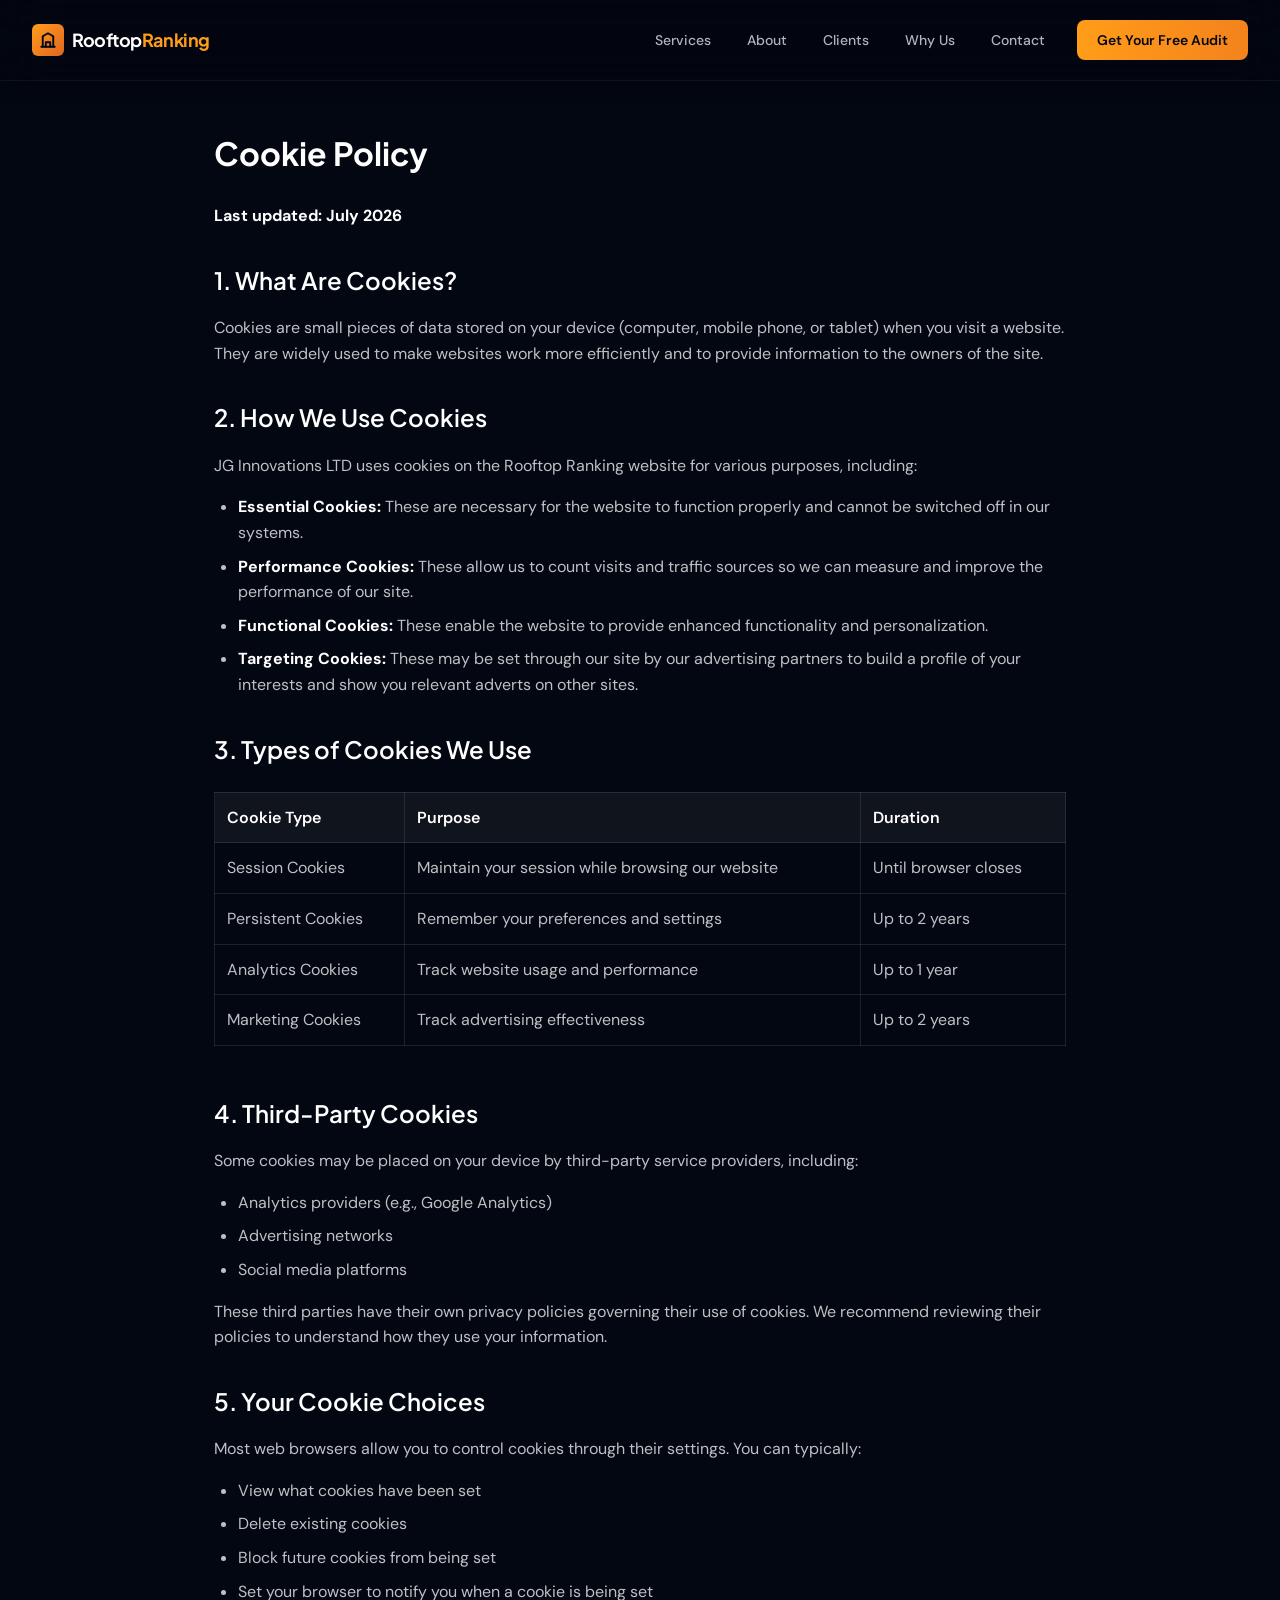
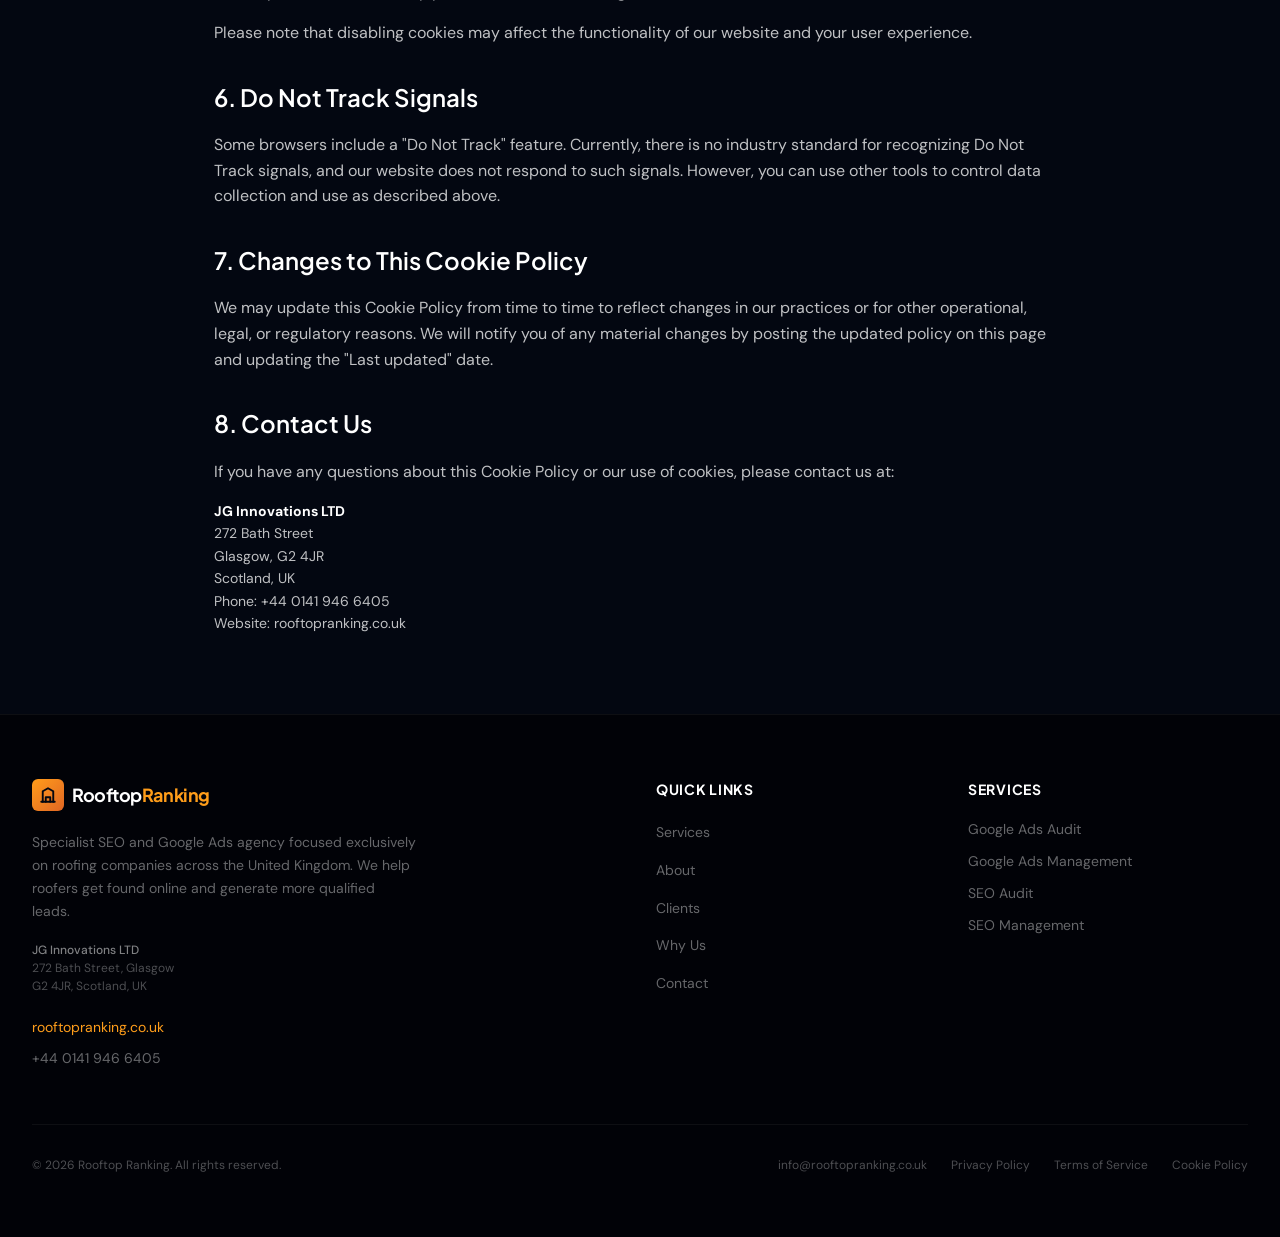
<file: cookie-policy/index.html>
<!doctype html>
<html lang="en">
  <head>
    <meta charset="UTF-8" />
    <meta
      name="viewport"
      content="width=device-width, initial-scale=1.0, maximum-scale=1" />
    <title>Cookie Policy — Rooftop Ranking</title>
    <meta name="description" content="Cookie Policy for Rooftop Ranking, a specialist SEO and Google Ads agency for roofing companies across the UK." />
    <link rel="preconnect" href="https://fonts.googleapis.com" />
    <link rel="preconnect" href="https://fonts.gstatic.com" crossorigin />
    <link href="https://fonts.googleapis.com/css2?family=Plus+Jakarta+Sans:wght@400;500;600;700;800&family=DM+Sans:wght@400;500;600&display=swap" rel="stylesheet" />
    <link rel="stylesheet" crossorigin href="../assets/index-B7-pXcxo.css">
    <style>
      :root {
        --text-primary: #ffffff;
        --text-secondary: rgba(255, 255, 255, 0.75);
        --border-light: rgba(255, 255, 255, 0.1);
        --bg-light: rgba(255, 255, 255, 0.05);
      }
      body {
        font-family: 'DM Sans', sans-serif;
        color: var(--text-primary);
        background-color: oklch(0.13 0.025 260);
        line-height: 1.6;
      }
      .legal-main {
        padding-top: 8rem;
        padding-bottom: 4rem;
      }
      .legal-container {
        max-width: 900px;
        margin: 0 auto;
        padding: 0 1.5rem;
      }
      .content h1 {
        font-family: 'Plus Jakarta Sans', sans-serif;
        font-size: 2rem;
        font-weight: 700;
        margin-bottom: 1.5rem;
        color: var(--text-primary);
      }
      .content h2 {
        font-family: 'Plus Jakarta Sans', sans-serif;
        font-size: 1.5rem;
        font-weight: 600;
        margin-top: 2rem;
        margin-bottom: 1rem;
        color: var(--text-primary);
      }
      .content h3 {
        font-family: 'Plus Jakarta Sans', sans-serif;
        font-size: 1.125rem;
        font-weight: 600;
        margin-top: 1.5rem;
        margin-bottom: 0.75rem;
        color: var(--text-primary);
      }
      .content p {
        margin-bottom: 1rem;
        color: var(--text-secondary);
      }
      .content strong {
        color: var(--text-primary);
      }
      .content a {
        color: oklch(0.78 0.17 65);
      }
      .content ul, .content ol {
        margin-left: 1.5rem;
        margin-bottom: 1rem;
        color: var(--text-secondary);
        list-style: disc;
      }
      .content ol {
        list-style: decimal;
      }
      .content li {
        margin-bottom: 0.5rem;
      }
      .company-info {
        margin-top: 1rem;
        font-size: 0.875rem;
      }
      .table-container {
        overflow-x: auto;
        margin: 1.5rem 0;
      }
      .table-container table {
        width: 100%;
        border-collapse: collapse;
        margin-bottom: 1rem;
      }
      .table-container th,
      .table-container td {
        border: 1px solid var(--border-light);
        padding: 0.75rem;
        text-align: left;
      }
      .table-container th {
        background-color: var(--bg-light);
        font-weight: 600;
        color: var(--text-primary);
      }
      .table-container td {
        color: var(--text-secondary);
      }
    </style>
  </head>
  <body>
    <header class="fixed top-0 left-0 right-0 z-50 bg-[oklch(0.13_0.025_260/0.85)] backdrop-blur-xl border-b border-white/5 shadow-lg shadow-black/20">
      <div class="container flex items-center justify-between h-16 md:h-20">
        <a href="/" class="flex items-center gap-2 group">
          <div class="w-8 h-8 rounded-md bg-gradient-to-br from-[oklch(0.78_0.17_65)] to-[oklch(0.65_0.17_45)] flex items-center justify-center transition-transform duration-300 group-hover:scale-110">
            <svg width="18" height="18" viewBox="0 0 24 24" fill="none" stroke="oklch(0.13 0.025 260)" stroke-width="2.5" stroke-linecap="round" stroke-linejoin="round">
              <path d="M3 21h18"></path>
              <path d="M5 21V7l7-4 7 4v14"></path>
              <path d="M9 21v-6h6v6"></path>
            </svg>
          </div>
          <span class="font-heading font-bold text-lg tracking-tight text-white">Rooftop<span class="text-[oklch(0.78_0.17_65)]">Ranking</span></span>
        </a>
        <nav class="hidden md:flex items-center gap-1">
          <a href="/#services" class="px-4 py-2 text-sm font-medium text-white/70 hover:text-[oklch(0.78_0.17_65)] transition-colors duration-300 rounded-lg hover:bg-white/5">Services</a>
          <a href="/#about" class="px-4 py-2 text-sm font-medium text-white/70 hover:text-[oklch(0.78_0.17_65)] transition-colors duration-300 rounded-lg hover:bg-white/5">About</a>
          <a href="/#clients" class="px-4 py-2 text-sm font-medium text-white/70 hover:text-[oklch(0.78_0.17_65)] transition-colors duration-300 rounded-lg hover:bg-white/5">Clients</a>
          <a href="/#why-us" class="px-4 py-2 text-sm font-medium text-white/70 hover:text-[oklch(0.78_0.17_65)] transition-colors duration-300 rounded-lg hover:bg-white/5">Why Us</a>
          <a href="/#contact" class="px-4 py-2 text-sm font-medium text-white/70 hover:text-[oklch(0.78_0.17_65)] transition-colors duration-300 rounded-lg hover:bg-white/5">Contact</a>
          <a href="/#contact" class="ml-3 px-5 py-2.5 text-sm font-semibold bg-gradient-to-r from-[oklch(0.78_0.17_65)] to-[oklch(0.72_0.17_55)] text-[oklch(0.13_0.025_260)] rounded-lg hover:shadow-lg transition-all duration-300 hover:-translate-y-0.5">Get Your Free Audit</a>
        </nav>
        <button id="menu-toggle" class="md:hidden p-2 text-white/80 hover:text-white" aria-label="Toggle menu">
          <svg id="icon-menu" width="24" height="24" viewBox="0 0 24 24" fill="none" stroke="currentColor" stroke-width="2" stroke-linecap="round" stroke-linejoin="round">
            <line x1="4" x2="20" y1="6" y2="6"></line>
            <line x1="4" x2="20" y1="12" y2="12"></line>
            <line x1="4" x2="20" y1="18" y2="18"></line>
          </svg>
          <svg id="icon-close" width="24" height="24" viewBox="0 0 24 24" fill="none" stroke="currentColor" stroke-width="2" stroke-linecap="round" stroke-linejoin="round" style="display: none">
            <path d="M18 6 6 18"></path>
            <path d="m6 6 12 12"></path>
          </svg>
        </button>
      </div>
      <div id="mobile-menu" class="md:hidden overflow-hidden transition-all duration-400 ease-in-out max-h-0 opacity-0">
        <div class="container pb-6 pt-2 flex flex-col gap-1 bg-[oklch(0.13_0.025_260/0.95)] backdrop-blur-xl">
          <a href="/#services" class="px-4 py-3 text-left text-sm font-medium text-white/70 hover:text-[oklch(0.78_0.17_65)] hover:bg-white/5 rounded-lg transition-colors duration-300">Services</a>
          <a href="/#about" class="px-4 py-3 text-left text-sm font-medium text-white/70 hover:text-[oklch(0.78_0.17_65)] hover:bg-white/5 rounded-lg transition-colors duration-300">About</a>
          <a href="/#clients" class="px-4 py-3 text-left text-sm font-medium text-white/70 hover:text-[oklch(0.78_0.17_65)] hover:bg-white/5 rounded-lg transition-colors duration-300">Clients</a>
          <a href="/#why-us" class="px-4 py-3 text-left text-sm font-medium text-white/70 hover:text-[oklch(0.78_0.17_65)] hover:bg-white/5 rounded-lg transition-colors duration-300">Why Us</a>
          <a href="/#contact" class="px-4 py-3 text-left text-sm font-medium text-white/70 hover:text-[oklch(0.78_0.17_65)] hover:bg-white/5 rounded-lg transition-colors duration-300">Contact</a>
          <a href="/#contact" class="mt-2 px-5 py-3 text-sm font-semibold bg-gradient-to-r from-[oklch(0.78_0.17_65)] to-[oklch(0.72_0.17_55)] text-[oklch(0.13_0.025_260)] rounded-lg text-center">Get Your Free Audit</a>
        </div>
      </div>
    </header>

    <main class="legal-main">
      <div class="legal-container">
        <div class="content">
        <h1>Cookie Policy</h1>
        <p><strong>Last updated: July 2026</strong></p>

        <h2>1. What Are Cookies?</h2>
        <p>Cookies are small pieces of data stored on your device (computer, mobile phone, or tablet) when you visit a website. They are widely used to make websites work more efficiently and to provide information to the owners of the site.</p>

        <h2>2. How We Use Cookies</h2>
        <p>JG Innovations LTD uses cookies on the Rooftop Ranking website for various purposes, including:</p>
        <ul>
          <li><strong>Essential Cookies:</strong> These are necessary for the website to function properly and cannot be switched off in our systems.</li>
          <li><strong>Performance Cookies:</strong> These allow us to count visits and traffic sources so we can measure and improve the performance of our site.</li>
          <li><strong>Functional Cookies:</strong> These enable the website to provide enhanced functionality and personalization.</li>
          <li><strong>Targeting Cookies:</strong> These may be set through our site by our advertising partners to build a profile of your interests and show you relevant adverts on other sites.</li>
        </ul>

        <h2>3. Types of Cookies We Use</h2>
        <div class="table-container">
          <table>
            <thead>
              <tr>
                <th>Cookie Type</th>
                <th>Purpose</th>
                <th>Duration</th>
              </tr>
            </thead>
            <tbody>
              <tr>
                <td>Session Cookies</td>
                <td>Maintain your session while browsing our website</td>
                <td>Until browser closes</td>
              </tr>
              <tr>
                <td>Persistent Cookies</td>
                <td>Remember your preferences and settings</td>
                <td>Up to 2 years</td>
              </tr>
              <tr>
                <td>Analytics Cookies</td>
                <td>Track website usage and performance</td>
                <td>Up to 1 year</td>
              </tr>
              <tr>
                <td>Marketing Cookies</td>
                <td>Track advertising effectiveness</td>
                <td>Up to 2 years</td>
              </tr>
            </tbody>
          </table>
        </div>

        <h2>4. Third-Party Cookies</h2>
        <p>Some cookies may be placed on your device by third-party service providers, including:</p>
        <ul>
          <li>Analytics providers (e.g., Google Analytics)</li>
          <li>Advertising networks</li>
          <li>Social media platforms</li>
        </ul>
        <p>These third parties have their own privacy policies governing their use of cookies. We recommend reviewing their policies to understand how they use your information.</p>

        <h2>5. Your Cookie Choices</h2>
        <p>Most web browsers allow you to control cookies through their settings. You can typically:</p>
        <ul>
          <li>View what cookies have been set</li>
          <li>Delete existing cookies</li>
          <li>Block future cookies from being set</li>
          <li>Set your browser to notify you when a cookie is being set</li>
        </ul>
        <p>Please note that disabling cookies may affect the functionality of our website and your user experience.</p>

        <h2>6. Do Not Track Signals</h2>
        <p>Some browsers include a "Do Not Track" feature. Currently, there is no industry standard for recognizing Do Not Track signals, and our website does not respond to such signals. However, you can use other tools to control data collection and use as described above.</p>

        <h2>7. Changes to This Cookie Policy</h2>
        <p>We may update this Cookie Policy from time to time to reflect changes in our practices or for other operational, legal, or regulatory reasons. We will notify you of any material changes by posting the updated policy on this page and updating the "Last updated" date.</p>

        <h2>8. Contact Us</h2>
        <p>If you have any questions about this Cookie Policy or our use of cookies, please contact us at:</p>
        <div class="company-info">
          <p><strong>JG Innovations LTD</strong><br>
          272 Bath Street<br>
          Glasgow, G2 4JR<br>
          Scotland, UK<br>
          Phone: +44 0141 946 6405<br>
          Website: rooftopranking.co.uk</p>
        </div>
      </div>
      </div>
    </main>

    <footer class="relative bg-[oklch(0.09_0.02_260)] border-t border-white/[0.05]">
      <div class="container py-16">
        <div class="grid sm:grid-cols-2 lg:grid-cols-4 gap-10 lg:gap-8">
          <div class="sm:col-span-2 lg:col-span-2">
            <div class="flex items-center gap-2 mb-5">
              <div class="w-8 h-8 rounded-md bg-gradient-to-br from-[oklch(0.78_0.17_65)] to-[oklch(0.65_0.17_45)] flex items-center justify-center">
                <svg width="18" height="18" viewBox="0 0 24 24" fill="none" stroke="oklch(0.13 0.025 260)" stroke-width="2.5" stroke-linecap="round" stroke-linejoin="round">
                  <path d="M3 21h18"></path>
                  <path d="M5 21V7l7-4 7 4v14"></path>
                  <path d="M9 21v-6h6v6"></path>
                </svg>
              </div>
              <span class="font-heading font-bold text-lg tracking-tight text-white">Rooftop<span class="text-[oklch(0.78_0.17_65)]">Ranking</span></span>
            </div>
            <p class="text-sm text-white/40 leading-relaxed max-w-sm mb-5">Specialist SEO and Google Ads agency focused exclusively on roofing companies across the United Kingdom. We help roofers get found online and generate more qualified leads.</p>
            <div class="text-xs text-white/30 space-y-0.5 mb-5">
              <div class="font-medium text-white/50">JG Innovations LTD</div>
              <div>272 Bath Street, Glasgow</div>
              <div>G2 4JR, Scotland, UK</div>
            </div>
            <a href="https://rooftopranking.co.uk" class="text-sm text-[oklch(0.78_0.17_65)] hover:text-[oklch(0.85_0.15_75)] transition-colors duration-300">rooftopranking.co.uk</a>
            <a href="tel:+441419466405" class="text-sm text-white/40 hover:text-[oklch(0.78_0.17_65)] transition-colors duration-300 block mt-2">+44 0141 946 6405</a>
          </div>
          <div>
            <h4 class="font-heading font-bold text-sm text-white mb-5 uppercase tracking-wider">Quick Links</h4>
            <ul class="space-y-3">
              <li>
                <a href="/#services" class="text-sm text-white/40 hover:text-[oklch(0.78_0.17_65)] transition-colors duration-300">Services</a>
              </li>
              <li>
                <a href="/#about" class="text-sm text-white/40 hover:text-[oklch(0.78_0.17_65)] transition-colors duration-300">About</a>
              </li>
              <li>
                <a href="/#clients" class="text-sm text-white/40 hover:text-[oklch(0.78_0.17_65)] transition-colors duration-300">Clients</a>
              </li>
              <li>
                <a href="/#why-us" class="text-sm text-white/40 hover:text-[oklch(0.78_0.17_65)] transition-colors duration-300">Why Us</a>
              </li>
              <li>
                <a href="/#contact" class="text-sm text-white/40 hover:text-[oklch(0.78_0.17_65)] transition-colors duration-300">Contact</a>
              </li>
            </ul>
          </div>
          <div>
            <h4 class="font-heading font-bold text-sm text-white mb-5 uppercase tracking-wider">Services</h4>
            <ul class="space-y-3">
              <li class="text-sm text-white/40">Google Ads Audit</li>
              <li class="text-sm text-white/40">Google Ads Management</li>
              <li class="text-sm text-white/40">SEO Audit</li>
              <li class="text-sm text-white/40">SEO Management</li>
            </ul>
          </div>
        </div>
        <div class="mt-14 pt-8 border-t border-white/[0.05] flex flex-col sm:flex-row justify-between items-center gap-4">
          <p class="text-xs text-white/30">&copy; <span id="footer-year">2026</span> Rooftop Ranking. All rights reserved.</p>
          <div class="flex flex-wrap justify-center gap-6">
            <a href="mailto:info@rooftopranking.co.uk" class="text-xs text-white/30 hover:text-[oklch(0.78_0.17_65)] transition-colors duration-300">info@rooftopranking.co.uk</a>
            <a href="/privacy-policy/" class="text-xs text-white/30 hover:text-[oklch(0.78_0.17_65)] transition-colors duration-300">Privacy Policy</a>
            <a href="/terms-of-service/" class="text-xs text-white/30 hover:text-[oklch(0.78_0.17_65)] transition-colors duration-300">Terms of Service</a>
            <a href="/cookie-policy/" class="text-xs text-white/30 hover:text-[oklch(0.78_0.17_65)] transition-colors duration-300">Cookie Policy</a>
          </div>
        </div>
      </div>
    </footer>

    <script>
      document.getElementById('footer-year').textContent = new Date().getFullYear();
      (function () {
        var btn = document.getElementById('menu-toggle');
        var menu = document.getElementById('mobile-menu');
        var iconMenu = document.getElementById('icon-menu');
        var iconClose = document.getElementById('icon-close');
        btn.addEventListener('click', function () {
          var isOpen = menu.classList.contains('max-h-96');
          menu.classList.toggle('max-h-96', !isOpen);
          menu.classList.toggle('opacity-100', !isOpen);
          menu.classList.toggle('max-h-0', isOpen);
          menu.classList.toggle('opacity-0', isOpen);
          iconMenu.style.display = isOpen ? '' : 'none';
          iconClose.style.display = isOpen ? 'none' : '';
        });
      })();
    </script>
  </body>
</html>
</file>
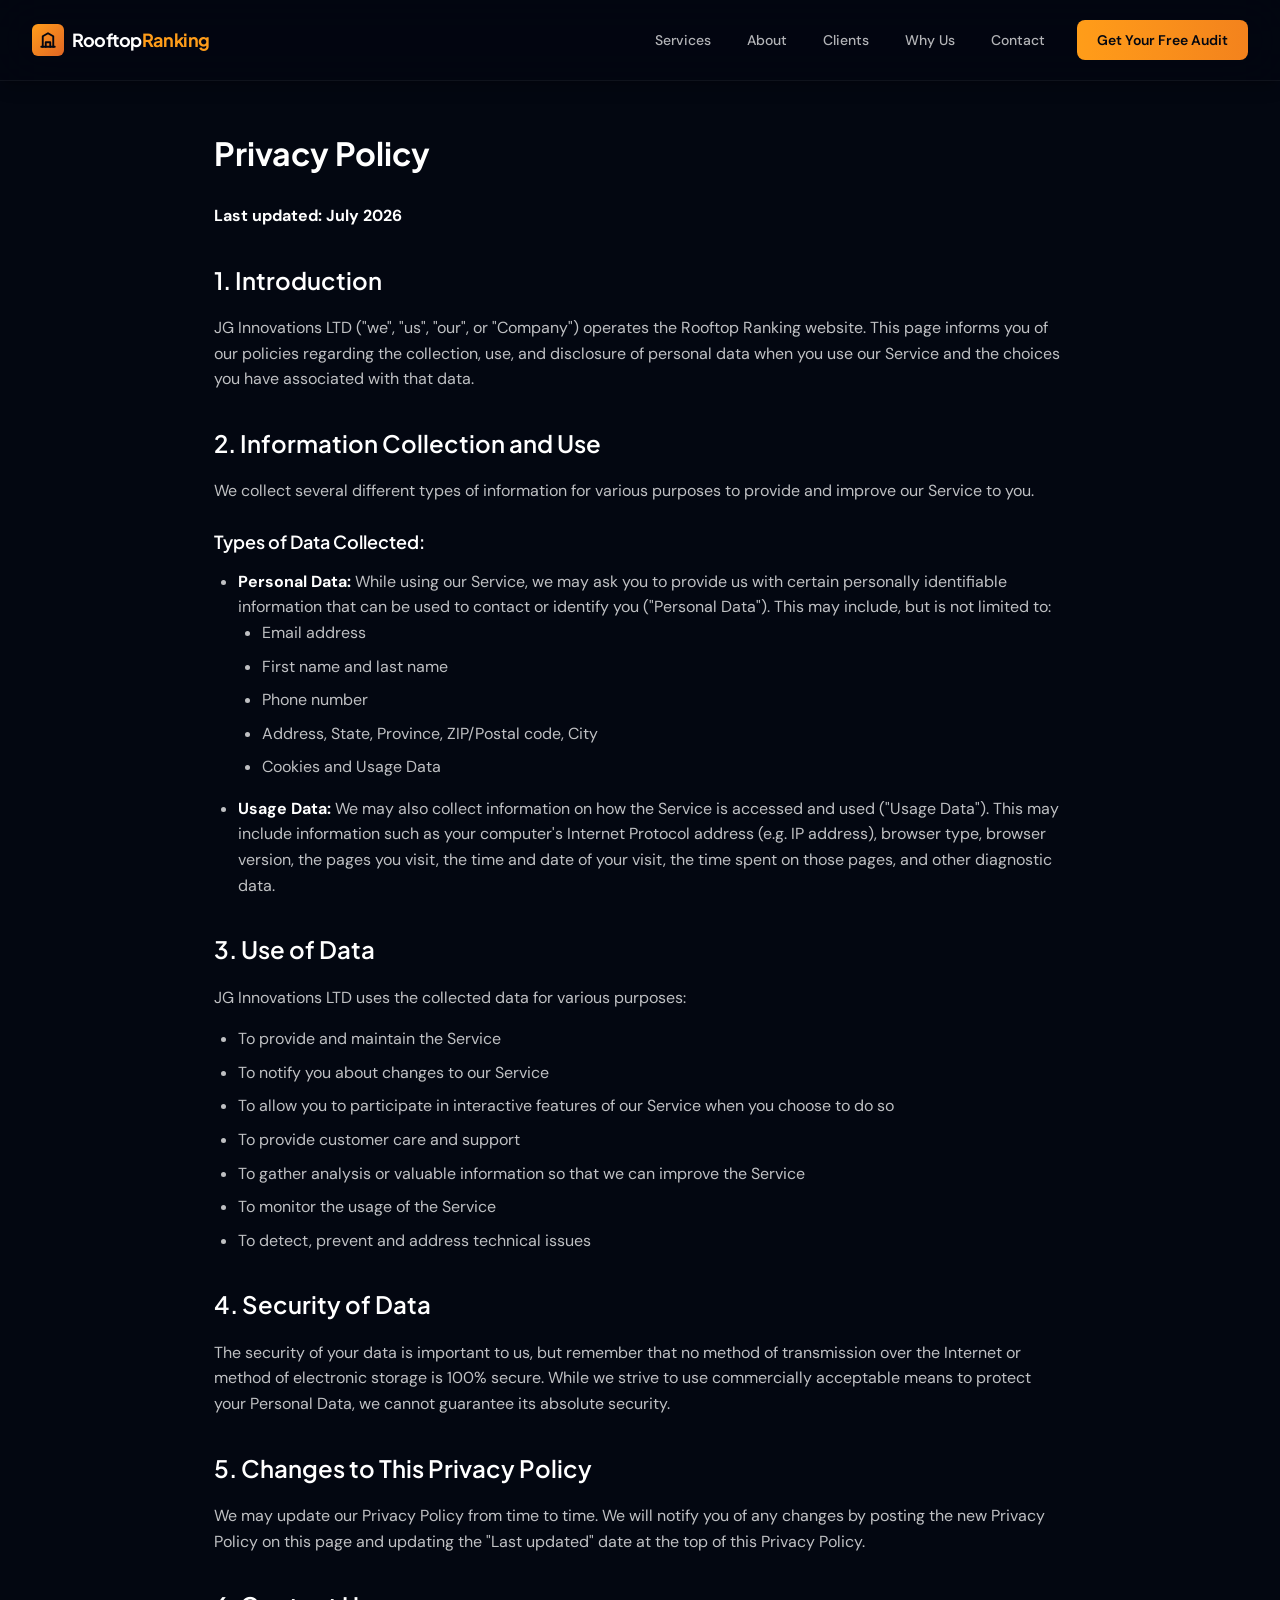
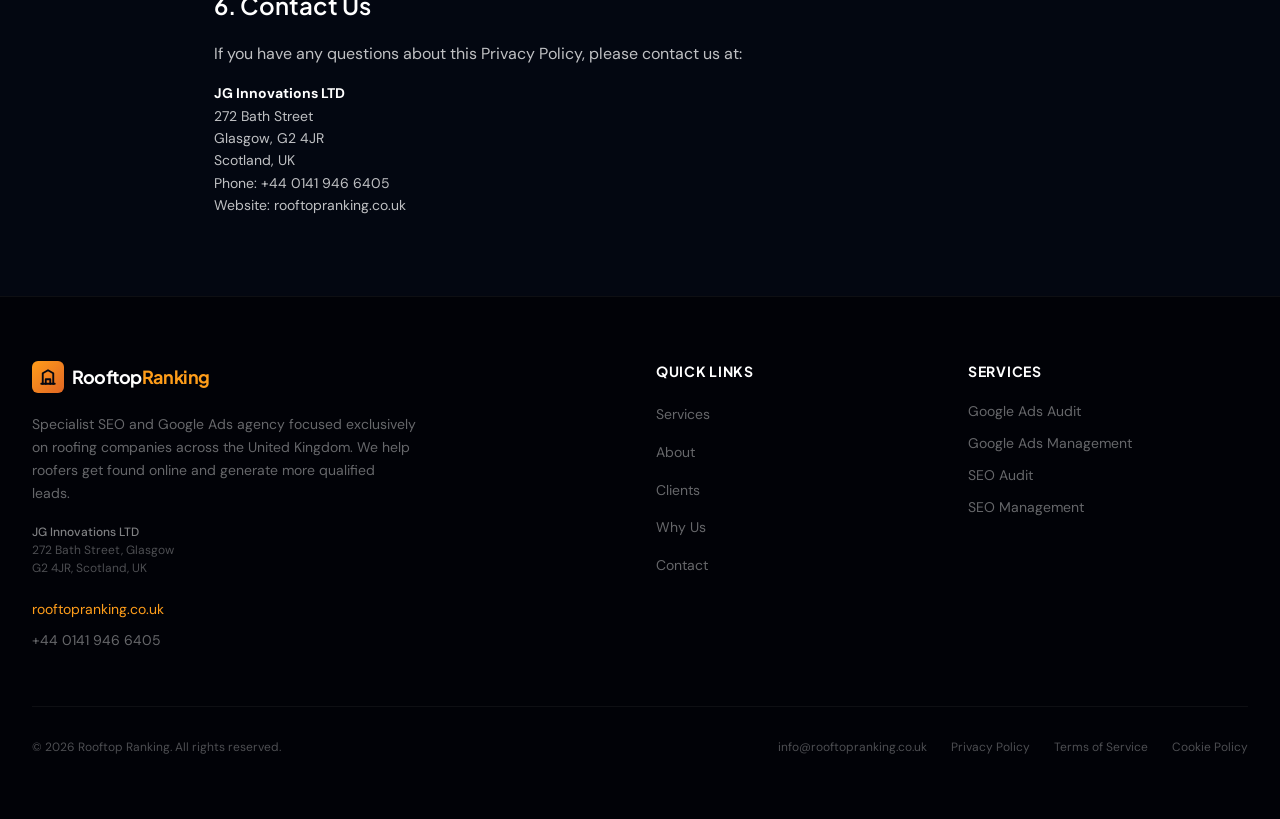
<file: privacy-policy/index.html>
<!doctype html>
<html lang="en">
  <head>
    <meta charset="UTF-8" />
    <meta
      name="viewport"
      content="width=device-width, initial-scale=1.0, maximum-scale=1" />
    <title>Privacy Policy — Rooftop Ranking</title>
    <meta name="description" content="Privacy Policy for Rooftop Ranking, a specialist SEO and Google Ads agency for roofing companies across the UK." />
    <link rel="preconnect" href="https://fonts.googleapis.com" />
    <link rel="preconnect" href="https://fonts.gstatic.com" crossorigin />
    <link href="https://fonts.googleapis.com/css2?family=Plus+Jakarta+Sans:wght@400;500;600;700;800&family=DM+Sans:wght@400;500;600&display=swap" rel="stylesheet" />
    <link rel="stylesheet" crossorigin href="../assets/index-B7-pXcxo.css">
    <style>
      :root {
        --text-primary: #ffffff;
        --text-secondary: rgba(255, 255, 255, 0.75);
        --border-light: rgba(255, 255, 255, 0.1);
        --bg-light: rgba(255, 255, 255, 0.05);
      }
      body {
        font-family: 'DM Sans', sans-serif;
        color: var(--text-primary);
        background-color: oklch(0.13 0.025 260);
        line-height: 1.6;
      }
      .legal-main {
        padding-top: 8rem;
        padding-bottom: 4rem;
      }
      .legal-container {
        max-width: 900px;
        margin: 0 auto;
        padding: 0 1.5rem;
      }
      .content h1 {
        font-family: 'Plus Jakarta Sans', sans-serif;
        font-size: 2rem;
        font-weight: 700;
        margin-bottom: 1.5rem;
        color: var(--text-primary);
      }
      .content h2 {
        font-family: 'Plus Jakarta Sans', sans-serif;
        font-size: 1.5rem;
        font-weight: 600;
        margin-top: 2rem;
        margin-bottom: 1rem;
        color: var(--text-primary);
      }
      .content h3 {
        font-family: 'Plus Jakarta Sans', sans-serif;
        font-size: 1.125rem;
        font-weight: 600;
        margin-top: 1.5rem;
        margin-bottom: 0.75rem;
        color: var(--text-primary);
      }
      .content p {
        margin-bottom: 1rem;
        color: var(--text-secondary);
      }
      .content strong {
        color: var(--text-primary);
      }
      .content a {
        color: oklch(0.78 0.17 65);
      }
      .content ul, .content ol {
        margin-left: 1.5rem;
        margin-bottom: 1rem;
        color: var(--text-secondary);
        list-style: disc;
      }
      .content ol {
        list-style: decimal;
      }
      .content li {
        margin-bottom: 0.5rem;
      }
      .company-info {
        margin-top: 1rem;
        font-size: 0.875rem;
      }
    </style>
  </head>
  <body>
    <header class="fixed top-0 left-0 right-0 z-50 bg-[oklch(0.13_0.025_260/0.85)] backdrop-blur-xl border-b border-white/5 shadow-lg shadow-black/20">
      <div class="container flex items-center justify-between h-16 md:h-20">
        <a href="/" class="flex items-center gap-2 group">
          <div class="w-8 h-8 rounded-md bg-gradient-to-br from-[oklch(0.78_0.17_65)] to-[oklch(0.65_0.17_45)] flex items-center justify-center transition-transform duration-300 group-hover:scale-110">
            <svg width="18" height="18" viewBox="0 0 24 24" fill="none" stroke="oklch(0.13 0.025 260)" stroke-width="2.5" stroke-linecap="round" stroke-linejoin="round">
              <path d="M3 21h18"></path>
              <path d="M5 21V7l7-4 7 4v14"></path>
              <path d="M9 21v-6h6v6"></path>
            </svg>
          </div>
          <span class="font-heading font-bold text-lg tracking-tight text-white">Rooftop<span class="text-[oklch(0.78_0.17_65)]">Ranking</span></span>
        </a>
        <nav class="hidden md:flex items-center gap-1">
          <a href="/#services" class="px-4 py-2 text-sm font-medium text-white/70 hover:text-[oklch(0.78_0.17_65)] transition-colors duration-300 rounded-lg hover:bg-white/5">Services</a>
          <a href="/#about" class="px-4 py-2 text-sm font-medium text-white/70 hover:text-[oklch(0.78_0.17_65)] transition-colors duration-300 rounded-lg hover:bg-white/5">About</a>
          <a href="/#clients" class="px-4 py-2 text-sm font-medium text-white/70 hover:text-[oklch(0.78_0.17_65)] transition-colors duration-300 rounded-lg hover:bg-white/5">Clients</a>
          <a href="/#why-us" class="px-4 py-2 text-sm font-medium text-white/70 hover:text-[oklch(0.78_0.17_65)] transition-colors duration-300 rounded-lg hover:bg-white/5">Why Us</a>
          <a href="/#contact" class="px-4 py-2 text-sm font-medium text-white/70 hover:text-[oklch(0.78_0.17_65)] transition-colors duration-300 rounded-lg hover:bg-white/5">Contact</a>
          <a href="/#contact" class="ml-3 px-5 py-2.5 text-sm font-semibold bg-gradient-to-r from-[oklch(0.78_0.17_65)] to-[oklch(0.72_0.17_55)] text-[oklch(0.13_0.025_260)] rounded-lg hover:shadow-lg transition-all duration-300 hover:-translate-y-0.5">Get Your Free Audit</a>
        </nav>
        <button id="menu-toggle" class="md:hidden p-2 text-white/80 hover:text-white" aria-label="Toggle menu">
          <svg id="icon-menu" width="24" height="24" viewBox="0 0 24 24" fill="none" stroke="currentColor" stroke-width="2" stroke-linecap="round" stroke-linejoin="round">
            <line x1="4" x2="20" y1="6" y2="6"></line>
            <line x1="4" x2="20" y1="12" y2="12"></line>
            <line x1="4" x2="20" y1="18" y2="18"></line>
          </svg>
          <svg id="icon-close" width="24" height="24" viewBox="0 0 24 24" fill="none" stroke="currentColor" stroke-width="2" stroke-linecap="round" stroke-linejoin="round" style="display: none">
            <path d="M18 6 6 18"></path>
            <path d="m6 6 12 12"></path>
          </svg>
        </button>
      </div>
      <div id="mobile-menu" class="md:hidden overflow-hidden transition-all duration-400 ease-in-out max-h-0 opacity-0">
        <div class="container pb-6 pt-2 flex flex-col gap-1 bg-[oklch(0.13_0.025_260/0.95)] backdrop-blur-xl">
          <a href="/#services" class="px-4 py-3 text-left text-sm font-medium text-white/70 hover:text-[oklch(0.78_0.17_65)] hover:bg-white/5 rounded-lg transition-colors duration-300">Services</a>
          <a href="/#about" class="px-4 py-3 text-left text-sm font-medium text-white/70 hover:text-[oklch(0.78_0.17_65)] hover:bg-white/5 rounded-lg transition-colors duration-300">About</a>
          <a href="/#clients" class="px-4 py-3 text-left text-sm font-medium text-white/70 hover:text-[oklch(0.78_0.17_65)] hover:bg-white/5 rounded-lg transition-colors duration-300">Clients</a>
          <a href="/#why-us" class="px-4 py-3 text-left text-sm font-medium text-white/70 hover:text-[oklch(0.78_0.17_65)] hover:bg-white/5 rounded-lg transition-colors duration-300">Why Us</a>
          <a href="/#contact" class="px-4 py-3 text-left text-sm font-medium text-white/70 hover:text-[oklch(0.78_0.17_65)] hover:bg-white/5 rounded-lg transition-colors duration-300">Contact</a>
          <a href="/#contact" class="mt-2 px-5 py-3 text-sm font-semibold bg-gradient-to-r from-[oklch(0.78_0.17_65)] to-[oklch(0.72_0.17_55)] text-[oklch(0.13_0.025_260)] rounded-lg text-center">Get Your Free Audit</a>
        </div>
      </div>
    </header>

    <main class="legal-main">
      <div class="legal-container">
        <div class="content">
        <h1>Privacy Policy</h1>
        <p><strong>Last updated: July 2026</strong></p>

        <h2>1. Introduction</h2>
        <p>JG Innovations LTD ("we", "us", "our", or "Company") operates the Rooftop Ranking website. This page informs you of our policies regarding the collection, use, and disclosure of personal data when you use our Service and the choices you have associated with that data.</p>

        <h2>2. Information Collection and Use</h2>
        <p>We collect several different types of information for various purposes to provide and improve our Service to you.</p>

        <h3>Types of Data Collected:</h3>
        <ul>
          <li><strong>Personal Data:</strong> While using our Service, we may ask you to provide us with certain personally identifiable information that can be used to contact or identify you ("Personal Data"). This may include, but is not limited to:
            <ul>
              <li>Email address</li>
              <li>First name and last name</li>
              <li>Phone number</li>
              <li>Address, State, Province, ZIP/Postal code, City</li>
              <li>Cookies and Usage Data</li>
            </ul>
          </li>
          <li><strong>Usage Data:</strong> We may also collect information on how the Service is accessed and used ("Usage Data"). This may include information such as your computer's Internet Protocol address (e.g. IP address), browser type, browser version, the pages you visit, the time and date of your visit, the time spent on those pages, and other diagnostic data.</li>
        </ul>

        <h2>3. Use of Data</h2>
        <p>JG Innovations LTD uses the collected data for various purposes:</p>
        <ul>
          <li>To provide and maintain the Service</li>
          <li>To notify you about changes to our Service</li>
          <li>To allow you to participate in interactive features of our Service when you choose to do so</li>
          <li>To provide customer care and support</li>
          <li>To gather analysis or valuable information so that we can improve the Service</li>
          <li>To monitor the usage of the Service</li>
          <li>To detect, prevent and address technical issues</li>
        </ul>

        <h2>4. Security of Data</h2>
        <p>The security of your data is important to us, but remember that no method of transmission over the Internet or method of electronic storage is 100% secure. While we strive to use commercially acceptable means to protect your Personal Data, we cannot guarantee its absolute security.</p>

        <h2>5. Changes to This Privacy Policy</h2>
        <p>We may update our Privacy Policy from time to time. We will notify you of any changes by posting the new Privacy Policy on this page and updating the "Last updated" date at the top of this Privacy Policy.</p>

        <h2>6. Contact Us</h2>
        <p>If you have any questions about this Privacy Policy, please contact us at:</p>
        <div class="company-info">
          <p><strong>JG Innovations LTD</strong><br>
          272 Bath Street<br>
          Glasgow, G2 4JR<br>
          Scotland, UK<br>
          Phone: +44 0141 946 6405<br>
          Website: rooftopranking.co.uk</p>
        </div>
      </div>
      </div>
    </main>

    <footer class="relative bg-[oklch(0.09_0.02_260)] border-t border-white/[0.05]">
      <div class="container py-16">
        <div class="grid sm:grid-cols-2 lg:grid-cols-4 gap-10 lg:gap-8">
          <div class="sm:col-span-2 lg:col-span-2">
            <div class="flex items-center gap-2 mb-5">
              <div class="w-8 h-8 rounded-md bg-gradient-to-br from-[oklch(0.78_0.17_65)] to-[oklch(0.65_0.17_45)] flex items-center justify-center">
                <svg width="18" height="18" viewBox="0 0 24 24" fill="none" stroke="oklch(0.13 0.025 260)" stroke-width="2.5" stroke-linecap="round" stroke-linejoin="round">
                  <path d="M3 21h18"></path>
                  <path d="M5 21V7l7-4 7 4v14"></path>
                  <path d="M9 21v-6h6v6"></path>
                </svg>
              </div>
              <span class="font-heading font-bold text-lg tracking-tight text-white">Rooftop<span class="text-[oklch(0.78_0.17_65)]">Ranking</span></span>
            </div>
            <p class="text-sm text-white/40 leading-relaxed max-w-sm mb-5">Specialist SEO and Google Ads agency focused exclusively on roofing companies across the United Kingdom. We help roofers get found online and generate more qualified leads.</p>
            <div class="text-xs text-white/30 space-y-0.5 mb-5">
              <div class="font-medium text-white/50">JG Innovations LTD</div>
              <div>272 Bath Street, Glasgow</div>
              <div>G2 4JR, Scotland, UK</div>
            </div>
            <a href="https://rooftopranking.co.uk" class="text-sm text-[oklch(0.78_0.17_65)] hover:text-[oklch(0.85_0.15_75)] transition-colors duration-300">rooftopranking.co.uk</a>
            <a href="tel:+441419466405" class="text-sm text-white/40 hover:text-[oklch(0.78_0.17_65)] transition-colors duration-300 block mt-2">+44 0141 946 6405</a>
          </div>
          <div>
            <h4 class="font-heading font-bold text-sm text-white mb-5 uppercase tracking-wider">Quick Links</h4>
            <ul class="space-y-3">
              <li>
                <a href="/#services" class="text-sm text-white/40 hover:text-[oklch(0.78_0.17_65)] transition-colors duration-300">Services</a>
              </li>
              <li>
                <a href="/#about" class="text-sm text-white/40 hover:text-[oklch(0.78_0.17_65)] transition-colors duration-300">About</a>
              </li>
              <li>
                <a href="/#clients" class="text-sm text-white/40 hover:text-[oklch(0.78_0.17_65)] transition-colors duration-300">Clients</a>
              </li>
              <li>
                <a href="/#why-us" class="text-sm text-white/40 hover:text-[oklch(0.78_0.17_65)] transition-colors duration-300">Why Us</a>
              </li>
              <li>
                <a href="/#contact" class="text-sm text-white/40 hover:text-[oklch(0.78_0.17_65)] transition-colors duration-300">Contact</a>
              </li>
            </ul>
          </div>
          <div>
            <h4 class="font-heading font-bold text-sm text-white mb-5 uppercase tracking-wider">Services</h4>
            <ul class="space-y-3">
              <li class="text-sm text-white/40">Google Ads Audit</li>
              <li class="text-sm text-white/40">Google Ads Management</li>
              <li class="text-sm text-white/40">SEO Audit</li>
              <li class="text-sm text-white/40">SEO Management</li>
            </ul>
          </div>
        </div>
        <div class="mt-14 pt-8 border-t border-white/[0.05] flex flex-col sm:flex-row justify-between items-center gap-4">
          <p class="text-xs text-white/30">&copy; <span id="footer-year">2026</span> Rooftop Ranking. All rights reserved.</p>
          <div class="flex flex-wrap justify-center gap-6">
            <a href="mailto:info@rooftopranking.co.uk" class="text-xs text-white/30 hover:text-[oklch(0.78_0.17_65)] transition-colors duration-300">info@rooftopranking.co.uk</a>
            <a href="/privacy-policy/" class="text-xs text-white/30 hover:text-[oklch(0.78_0.17_65)] transition-colors duration-300">Privacy Policy</a>
            <a href="/terms-of-service/" class="text-xs text-white/30 hover:text-[oklch(0.78_0.17_65)] transition-colors duration-300">Terms of Service</a>
            <a href="/cookie-policy/" class="text-xs text-white/30 hover:text-[oklch(0.78_0.17_65)] transition-colors duration-300">Cookie Policy</a>
          </div>
        </div>
      </div>
    </footer>

    <script>
      document.getElementById('footer-year').textContent = new Date().getFullYear();
      (function () {
        var btn = document.getElementById('menu-toggle');
        var menu = document.getElementById('mobile-menu');
        var iconMenu = document.getElementById('icon-menu');
        var iconClose = document.getElementById('icon-close');
        btn.addEventListener('click', function () {
          var isOpen = menu.classList.contains('max-h-96');
          menu.classList.toggle('max-h-96', !isOpen);
          menu.classList.toggle('opacity-100', !isOpen);
          menu.classList.toggle('max-h-0', isOpen);
          menu.classList.toggle('opacity-0', isOpen);
          iconMenu.style.display = isOpen ? '' : 'none';
          iconClose.style.display = isOpen ? 'none' : '';
        });
      })();
    </script>
  </body>
</html>
</file>
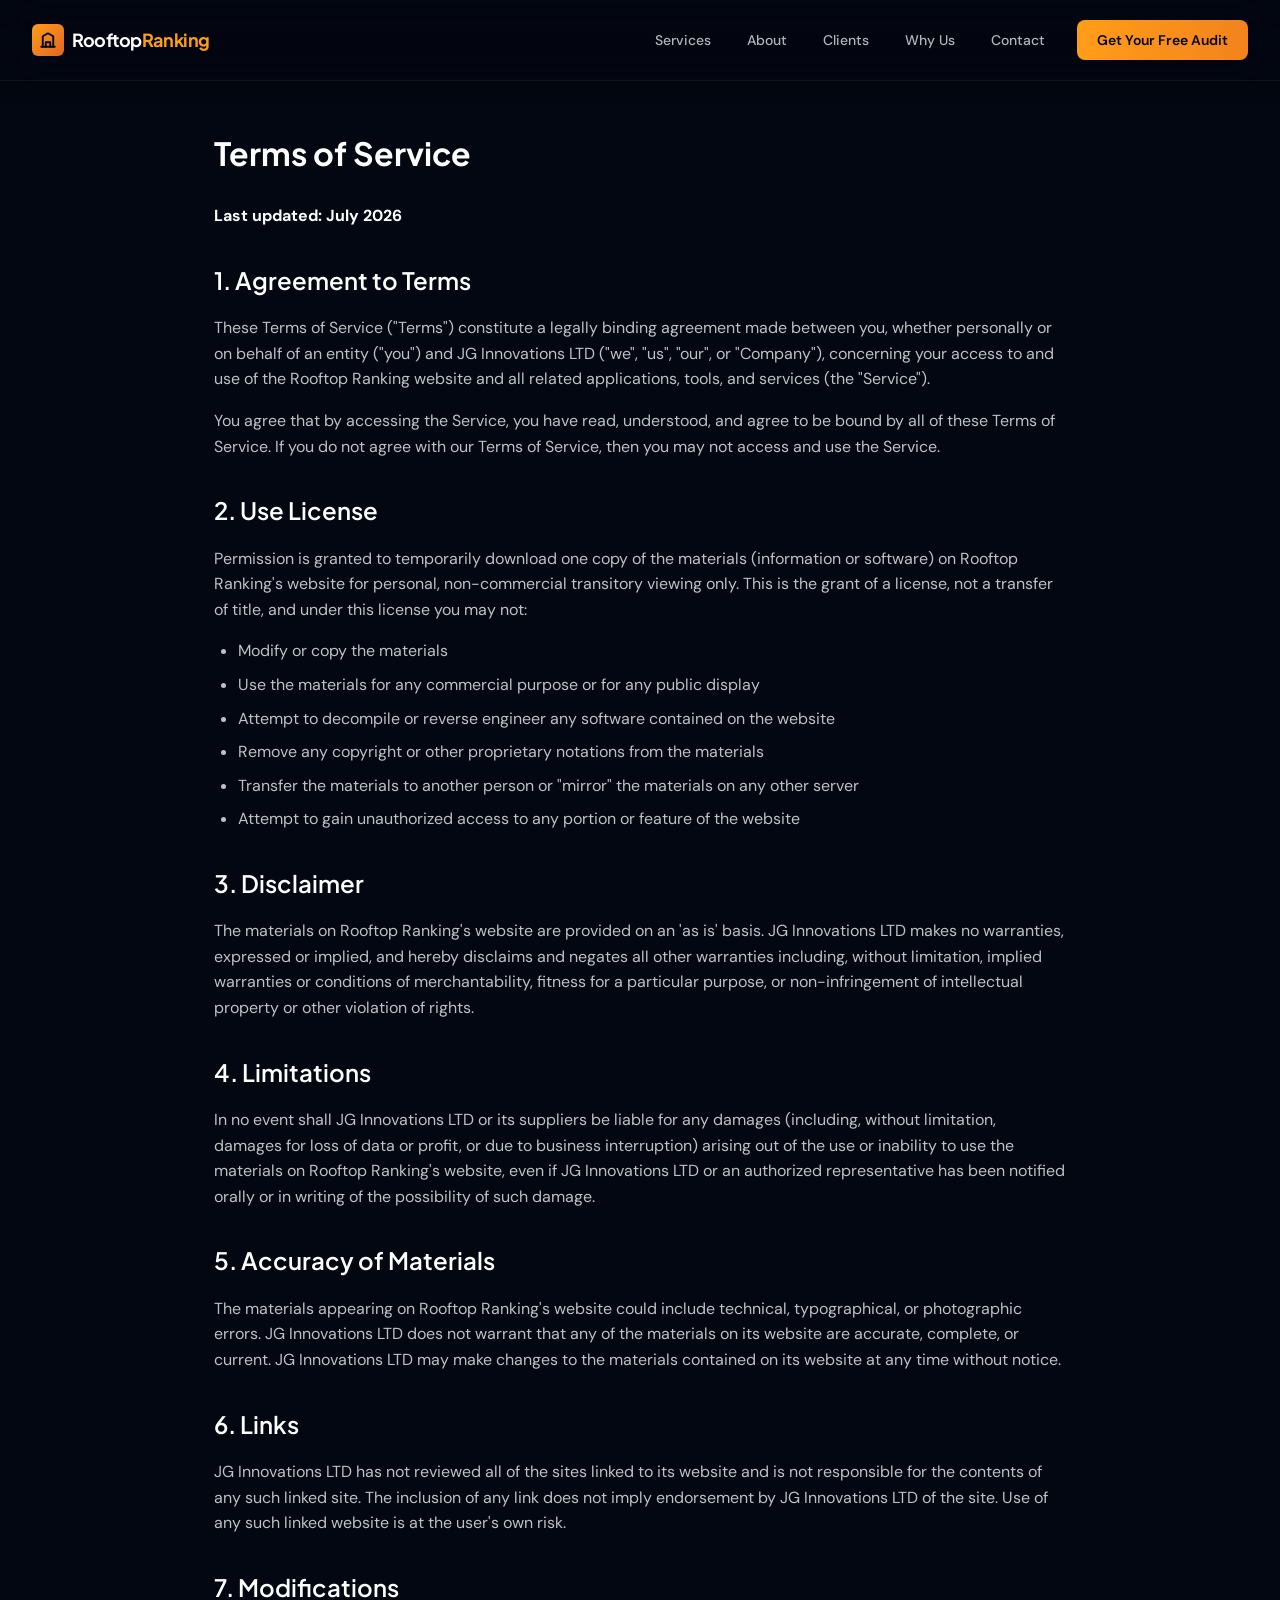
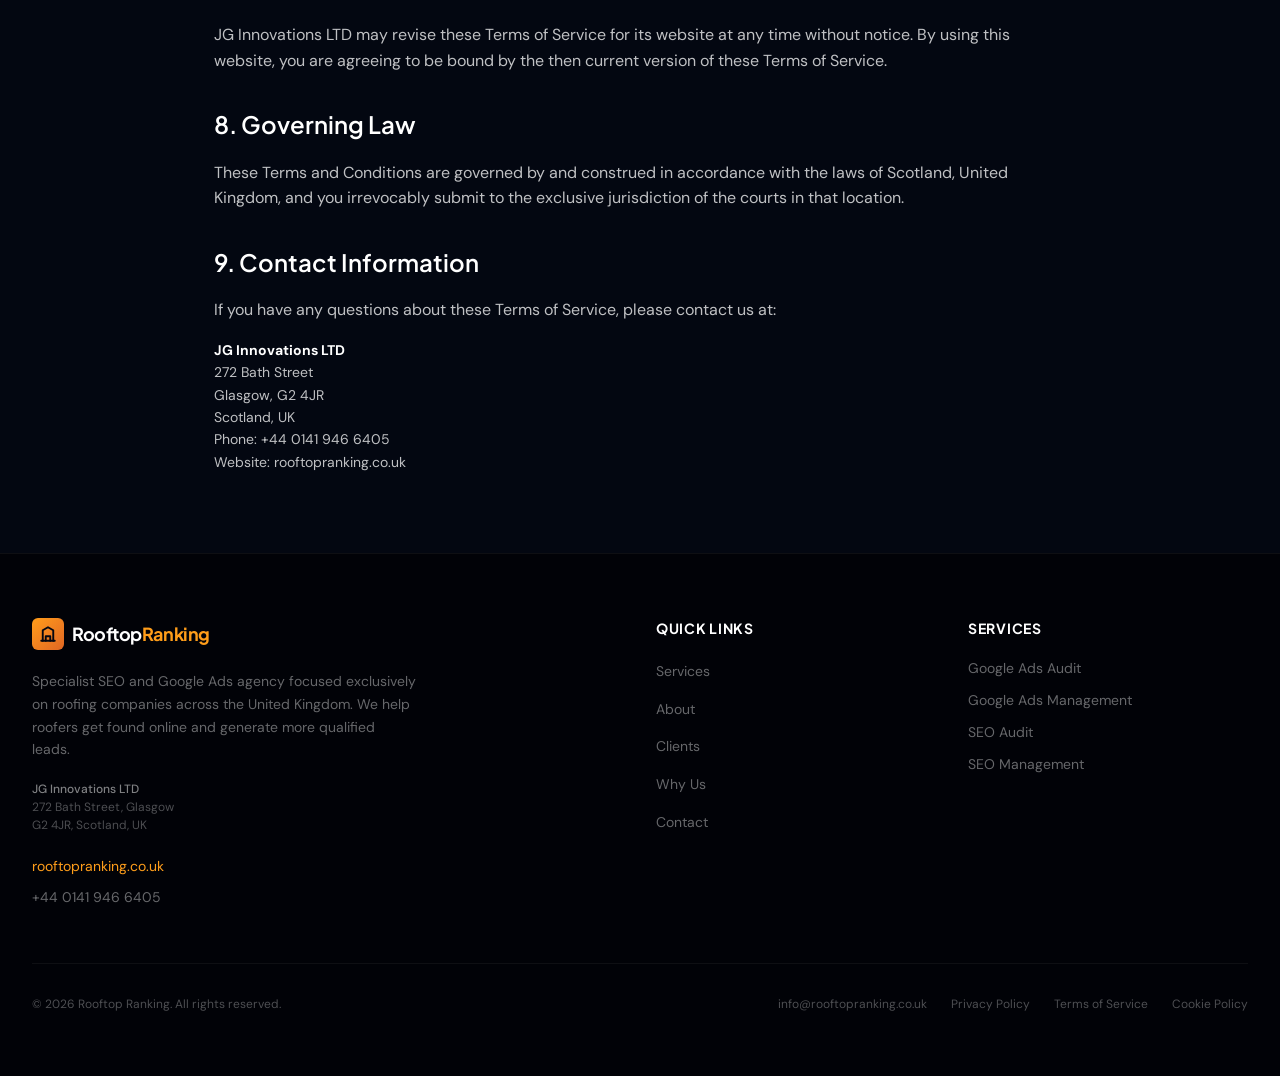
<file: terms-of-service/index.html>
<!doctype html>
<html lang="en">
  <head>
    <meta charset="UTF-8" />
    <meta
      name="viewport"
      content="width=device-width, initial-scale=1.0, maximum-scale=1" />
    <title>Terms of Service — Rooftop Ranking</title>
    <meta name="description" content="Terms of Service for Rooftop Ranking, a specialist SEO and Google Ads agency for roofing companies across the UK." />
    <link rel="preconnect" href="https://fonts.googleapis.com" />
    <link rel="preconnect" href="https://fonts.gstatic.com" crossorigin />
    <link href="https://fonts.googleapis.com/css2?family=Plus+Jakarta+Sans:wght@400;500;600;700;800&family=DM+Sans:wght@400;500;600&display=swap" rel="stylesheet" />
    <link rel="stylesheet" crossorigin href="../assets/index-B7-pXcxo.css">
    <style>
      :root {
        --text-primary: #ffffff;
        --text-secondary: rgba(255, 255, 255, 0.75);
        --border-light: rgba(255, 255, 255, 0.1);
        --bg-light: rgba(255, 255, 255, 0.05);
      }
      body {
        font-family: 'DM Sans', sans-serif;
        color: var(--text-primary);
        background-color: oklch(0.13 0.025 260);
        line-height: 1.6;
      }
      .legal-main {
        padding-top: 8rem;
        padding-bottom: 4rem;
      }
      .legal-container {
        max-width: 900px;
        margin: 0 auto;
        padding: 0 1.5rem;
      }
      .content h1 {
        font-family: 'Plus Jakarta Sans', sans-serif;
        font-size: 2rem;
        font-weight: 700;
        margin-bottom: 1.5rem;
        color: var(--text-primary);
      }
      .content h2 {
        font-family: 'Plus Jakarta Sans', sans-serif;
        font-size: 1.5rem;
        font-weight: 600;
        margin-top: 2rem;
        margin-bottom: 1rem;
        color: var(--text-primary);
      }
      .content h3 {
        font-family: 'Plus Jakarta Sans', sans-serif;
        font-size: 1.125rem;
        font-weight: 600;
        margin-top: 1.5rem;
        margin-bottom: 0.75rem;
        color: var(--text-primary);
      }
      .content p {
        margin-bottom: 1rem;
        color: var(--text-secondary);
      }
      .content strong {
        color: var(--text-primary);
      }
      .content a {
        color: oklch(0.78 0.17 65);
      }
      .content ul, .content ol {
        margin-left: 1.5rem;
        margin-bottom: 1rem;
        color: var(--text-secondary);
        list-style: disc;
      }
      .content ol {
        list-style: decimal;
      }
      .content li {
        margin-bottom: 0.5rem;
      }
      .company-info {
        margin-top: 1rem;
        font-size: 0.875rem;
      }
    </style>
  </head>
  <body>
    <header class="fixed top-0 left-0 right-0 z-50 bg-[oklch(0.13_0.025_260/0.85)] backdrop-blur-xl border-b border-white/5 shadow-lg shadow-black/20">
      <div class="container flex items-center justify-between h-16 md:h-20">
        <a href="/" class="flex items-center gap-2 group">
          <div class="w-8 h-8 rounded-md bg-gradient-to-br from-[oklch(0.78_0.17_65)] to-[oklch(0.65_0.17_45)] flex items-center justify-center transition-transform duration-300 group-hover:scale-110">
            <svg width="18" height="18" viewBox="0 0 24 24" fill="none" stroke="oklch(0.13 0.025 260)" stroke-width="2.5" stroke-linecap="round" stroke-linejoin="round">
              <path d="M3 21h18"></path>
              <path d="M5 21V7l7-4 7 4v14"></path>
              <path d="M9 21v-6h6v6"></path>
            </svg>
          </div>
          <span class="font-heading font-bold text-lg tracking-tight text-white">Rooftop<span class="text-[oklch(0.78_0.17_65)]">Ranking</span></span>
        </a>
        <nav class="hidden md:flex items-center gap-1">
          <a href="/#services" class="px-4 py-2 text-sm font-medium text-white/70 hover:text-[oklch(0.78_0.17_65)] transition-colors duration-300 rounded-lg hover:bg-white/5">Services</a>
          <a href="/#about" class="px-4 py-2 text-sm font-medium text-white/70 hover:text-[oklch(0.78_0.17_65)] transition-colors duration-300 rounded-lg hover:bg-white/5">About</a>
          <a href="/#clients" class="px-4 py-2 text-sm font-medium text-white/70 hover:text-[oklch(0.78_0.17_65)] transition-colors duration-300 rounded-lg hover:bg-white/5">Clients</a>
          <a href="/#why-us" class="px-4 py-2 text-sm font-medium text-white/70 hover:text-[oklch(0.78_0.17_65)] transition-colors duration-300 rounded-lg hover:bg-white/5">Why Us</a>
          <a href="/#contact" class="px-4 py-2 text-sm font-medium text-white/70 hover:text-[oklch(0.78_0.17_65)] transition-colors duration-300 rounded-lg hover:bg-white/5">Contact</a>
          <a href="/#contact" class="ml-3 px-5 py-2.5 text-sm font-semibold bg-gradient-to-r from-[oklch(0.78_0.17_65)] to-[oklch(0.72_0.17_55)] text-[oklch(0.13_0.025_260)] rounded-lg hover:shadow-lg transition-all duration-300 hover:-translate-y-0.5">Get Your Free Audit</a>
        </nav>
        <button id="menu-toggle" class="md:hidden p-2 text-white/80 hover:text-white" aria-label="Toggle menu">
          <svg id="icon-menu" width="24" height="24" viewBox="0 0 24 24" fill="none" stroke="currentColor" stroke-width="2" stroke-linecap="round" stroke-linejoin="round">
            <line x1="4" x2="20" y1="6" y2="6"></line>
            <line x1="4" x2="20" y1="12" y2="12"></line>
            <line x1="4" x2="20" y1="18" y2="18"></line>
          </svg>
          <svg id="icon-close" width="24" height="24" viewBox="0 0 24 24" fill="none" stroke="currentColor" stroke-width="2" stroke-linecap="round" stroke-linejoin="round" style="display: none">
            <path d="M18 6 6 18"></path>
            <path d="m6 6 12 12"></path>
          </svg>
        </button>
      </div>
      <div id="mobile-menu" class="md:hidden overflow-hidden transition-all duration-400 ease-in-out max-h-0 opacity-0">
        <div class="container pb-6 pt-2 flex flex-col gap-1 bg-[oklch(0.13_0.025_260/0.95)] backdrop-blur-xl">
          <a href="/#services" class="px-4 py-3 text-left text-sm font-medium text-white/70 hover:text-[oklch(0.78_0.17_65)] hover:bg-white/5 rounded-lg transition-colors duration-300">Services</a>
          <a href="/#about" class="px-4 py-3 text-left text-sm font-medium text-white/70 hover:text-[oklch(0.78_0.17_65)] hover:bg-white/5 rounded-lg transition-colors duration-300">About</a>
          <a href="/#clients" class="px-4 py-3 text-left text-sm font-medium text-white/70 hover:text-[oklch(0.78_0.17_65)] hover:bg-white/5 rounded-lg transition-colors duration-300">Clients</a>
          <a href="/#why-us" class="px-4 py-3 text-left text-sm font-medium text-white/70 hover:text-[oklch(0.78_0.17_65)] hover:bg-white/5 rounded-lg transition-colors duration-300">Why Us</a>
          <a href="/#contact" class="px-4 py-3 text-left text-sm font-medium text-white/70 hover:text-[oklch(0.78_0.17_65)] hover:bg-white/5 rounded-lg transition-colors duration-300">Contact</a>
          <a href="/#contact" class="mt-2 px-5 py-3 text-sm font-semibold bg-gradient-to-r from-[oklch(0.78_0.17_65)] to-[oklch(0.72_0.17_55)] text-[oklch(0.13_0.025_260)] rounded-lg text-center">Get Your Free Audit</a>
        </div>
      </div>
    </header>

    <main class="legal-main">
      <div class="legal-container">
        <div class="content">
        <h1>Terms of Service</h1>
        <p><strong>Last updated: July 2026</strong></p>

        <h2>1. Agreement to Terms</h2>
        <p>These Terms of Service ("Terms") constitute a legally binding agreement made between you, whether personally or on behalf of an entity ("you") and JG Innovations LTD ("we", "us", "our", or "Company"), concerning your access to and use of the Rooftop Ranking website and all related applications, tools, and services (the "Service").</p>
        <p>You agree that by accessing the Service, you have read, understood, and agree to be bound by all of these Terms of Service. If you do not agree with our Terms of Service, then you may not access and use the Service.</p>

        <h2>2. Use License</h2>
        <p>Permission is granted to temporarily download one copy of the materials (information or software) on Rooftop Ranking's website for personal, non-commercial transitory viewing only. This is the grant of a license, not a transfer of title, and under this license you may not:</p>
        <ul>
          <li>Modify or copy the materials</li>
          <li>Use the materials for any commercial purpose or for any public display</li>
          <li>Attempt to decompile or reverse engineer any software contained on the website</li>
          <li>Remove any copyright or other proprietary notations from the materials</li>
          <li>Transfer the materials to another person or "mirror" the materials on any other server</li>
          <li>Attempt to gain unauthorized access to any portion or feature of the website</li>
        </ul>

        <h2>3. Disclaimer</h2>
        <p>The materials on Rooftop Ranking's website are provided on an 'as is' basis. JG Innovations LTD makes no warranties, expressed or implied, and hereby disclaims and negates all other warranties including, without limitation, implied warranties or conditions of merchantability, fitness for a particular purpose, or non-infringement of intellectual property or other violation of rights.</p>

        <h2>4. Limitations</h2>
        <p>In no event shall JG Innovations LTD or its suppliers be liable for any damages (including, without limitation, damages for loss of data or profit, or due to business interruption) arising out of the use or inability to use the materials on Rooftop Ranking's website, even if JG Innovations LTD or an authorized representative has been notified orally or in writing of the possibility of such damage.</p>

        <h2>5. Accuracy of Materials</h2>
        <p>The materials appearing on Rooftop Ranking's website could include technical, typographical, or photographic errors. JG Innovations LTD does not warrant that any of the materials on its website are accurate, complete, or current. JG Innovations LTD may make changes to the materials contained on its website at any time without notice.</p>

        <h2>6. Links</h2>
        <p>JG Innovations LTD has not reviewed all of the sites linked to its website and is not responsible for the contents of any such linked site. The inclusion of any link does not imply endorsement by JG Innovations LTD of the site. Use of any such linked website is at the user's own risk.</p>

        <h2>7. Modifications</h2>
        <p>JG Innovations LTD may revise these Terms of Service for its website at any time without notice. By using this website, you are agreeing to be bound by the then current version of these Terms of Service.</p>

        <h2>8. Governing Law</h2>
        <p>These Terms and Conditions are governed by and construed in accordance with the laws of Scotland, United Kingdom, and you irrevocably submit to the exclusive jurisdiction of the courts in that location.</p>

        <h2>9. Contact Information</h2>
        <p>If you have any questions about these Terms of Service, please contact us at:</p>
        <div class="company-info">
          <p><strong>JG Innovations LTD</strong><br>
          272 Bath Street<br>
          Glasgow, G2 4JR<br>
          Scotland, UK<br>
          Phone: +44 0141 946 6405<br>
          Website: rooftopranking.co.uk</p>
        </div>
      </div>
      </div>
    </main>

    <footer class="relative bg-[oklch(0.09_0.02_260)] border-t border-white/[0.05]">
      <div class="container py-16">
        <div class="grid sm:grid-cols-2 lg:grid-cols-4 gap-10 lg:gap-8">
          <div class="sm:col-span-2 lg:col-span-2">
            <div class="flex items-center gap-2 mb-5">
              <div class="w-8 h-8 rounded-md bg-gradient-to-br from-[oklch(0.78_0.17_65)] to-[oklch(0.65_0.17_45)] flex items-center justify-center">
                <svg width="18" height="18" viewBox="0 0 24 24" fill="none" stroke="oklch(0.13 0.025 260)" stroke-width="2.5" stroke-linecap="round" stroke-linejoin="round">
                  <path d="M3 21h18"></path>
                  <path d="M5 21V7l7-4 7 4v14"></path>
                  <path d="M9 21v-6h6v6"></path>
                </svg>
              </div>
              <span class="font-heading font-bold text-lg tracking-tight text-white">Rooftop<span class="text-[oklch(0.78_0.17_65)]">Ranking</span></span>
            </div>
            <p class="text-sm text-white/40 leading-relaxed max-w-sm mb-5">Specialist SEO and Google Ads agency focused exclusively on roofing companies across the United Kingdom. We help roofers get found online and generate more qualified leads.</p>
            <div class="text-xs text-white/30 space-y-0.5 mb-5">
              <div class="font-medium text-white/50">JG Innovations LTD</div>
              <div>272 Bath Street, Glasgow</div>
              <div>G2 4JR, Scotland, UK</div>
            </div>
            <a href="https://rooftopranking.co.uk" class="text-sm text-[oklch(0.78_0.17_65)] hover:text-[oklch(0.85_0.15_75)] transition-colors duration-300">rooftopranking.co.uk</a>
            <a href="tel:+441419466405" class="text-sm text-white/40 hover:text-[oklch(0.78_0.17_65)] transition-colors duration-300 block mt-2">+44 0141 946 6405</a>
          </div>
          <div>
            <h4 class="font-heading font-bold text-sm text-white mb-5 uppercase tracking-wider">Quick Links</h4>
            <ul class="space-y-3">
              <li>
                <a href="/#services" class="text-sm text-white/40 hover:text-[oklch(0.78_0.17_65)] transition-colors duration-300">Services</a>
              </li>
              <li>
                <a href="/#about" class="text-sm text-white/40 hover:text-[oklch(0.78_0.17_65)] transition-colors duration-300">About</a>
              </li>
              <li>
                <a href="/#clients" class="text-sm text-white/40 hover:text-[oklch(0.78_0.17_65)] transition-colors duration-300">Clients</a>
              </li>
              <li>
                <a href="/#why-us" class="text-sm text-white/40 hover:text-[oklch(0.78_0.17_65)] transition-colors duration-300">Why Us</a>
              </li>
              <li>
                <a href="/#contact" class="text-sm text-white/40 hover:text-[oklch(0.78_0.17_65)] transition-colors duration-300">Contact</a>
              </li>
            </ul>
          </div>
          <div>
            <h4 class="font-heading font-bold text-sm text-white mb-5 uppercase tracking-wider">Services</h4>
            <ul class="space-y-3">
              <li class="text-sm text-white/40">Google Ads Audit</li>
              <li class="text-sm text-white/40">Google Ads Management</li>
              <li class="text-sm text-white/40">SEO Audit</li>
              <li class="text-sm text-white/40">SEO Management</li>
            </ul>
          </div>
        </div>
        <div class="mt-14 pt-8 border-t border-white/[0.05] flex flex-col sm:flex-row justify-between items-center gap-4">
          <p class="text-xs text-white/30">&copy; <span id="footer-year">2026</span> Rooftop Ranking. All rights reserved.</p>
          <div class="flex flex-wrap justify-center gap-6">
            <a href="mailto:info@rooftopranking.co.uk" class="text-xs text-white/30 hover:text-[oklch(0.78_0.17_65)] transition-colors duration-300">info@rooftopranking.co.uk</a>
            <a href="/privacy-policy/" class="text-xs text-white/30 hover:text-[oklch(0.78_0.17_65)] transition-colors duration-300">Privacy Policy</a>
            <a href="/terms-of-service/" class="text-xs text-white/30 hover:text-[oklch(0.78_0.17_65)] transition-colors duration-300">Terms of Service</a>
            <a href="/cookie-policy/" class="text-xs text-white/30 hover:text-[oklch(0.78_0.17_65)] transition-colors duration-300">Cookie Policy</a>
          </div>
        </div>
      </div>
    </footer>

    <script>
      document.getElementById('footer-year').textContent = new Date().getFullYear();
      (function () {
        var btn = document.getElementById('menu-toggle');
        var menu = document.getElementById('mobile-menu');
        var iconMenu = document.getElementById('icon-menu');
        var iconClose = document.getElementById('icon-close');
        btn.addEventListener('click', function () {
          var isOpen = menu.classList.contains('max-h-96');
          menu.classList.toggle('max-h-96', !isOpen);
          menu.classList.toggle('opacity-100', !isOpen);
          menu.classList.toggle('max-h-0', isOpen);
          menu.classList.toggle('opacity-0', isOpen);
          iconMenu.style.display = isOpen ? '' : 'none';
          iconClose.style.display = isOpen ? 'none' : '';
        });
      })();
    </script>
  </body>
</html>
</file>
